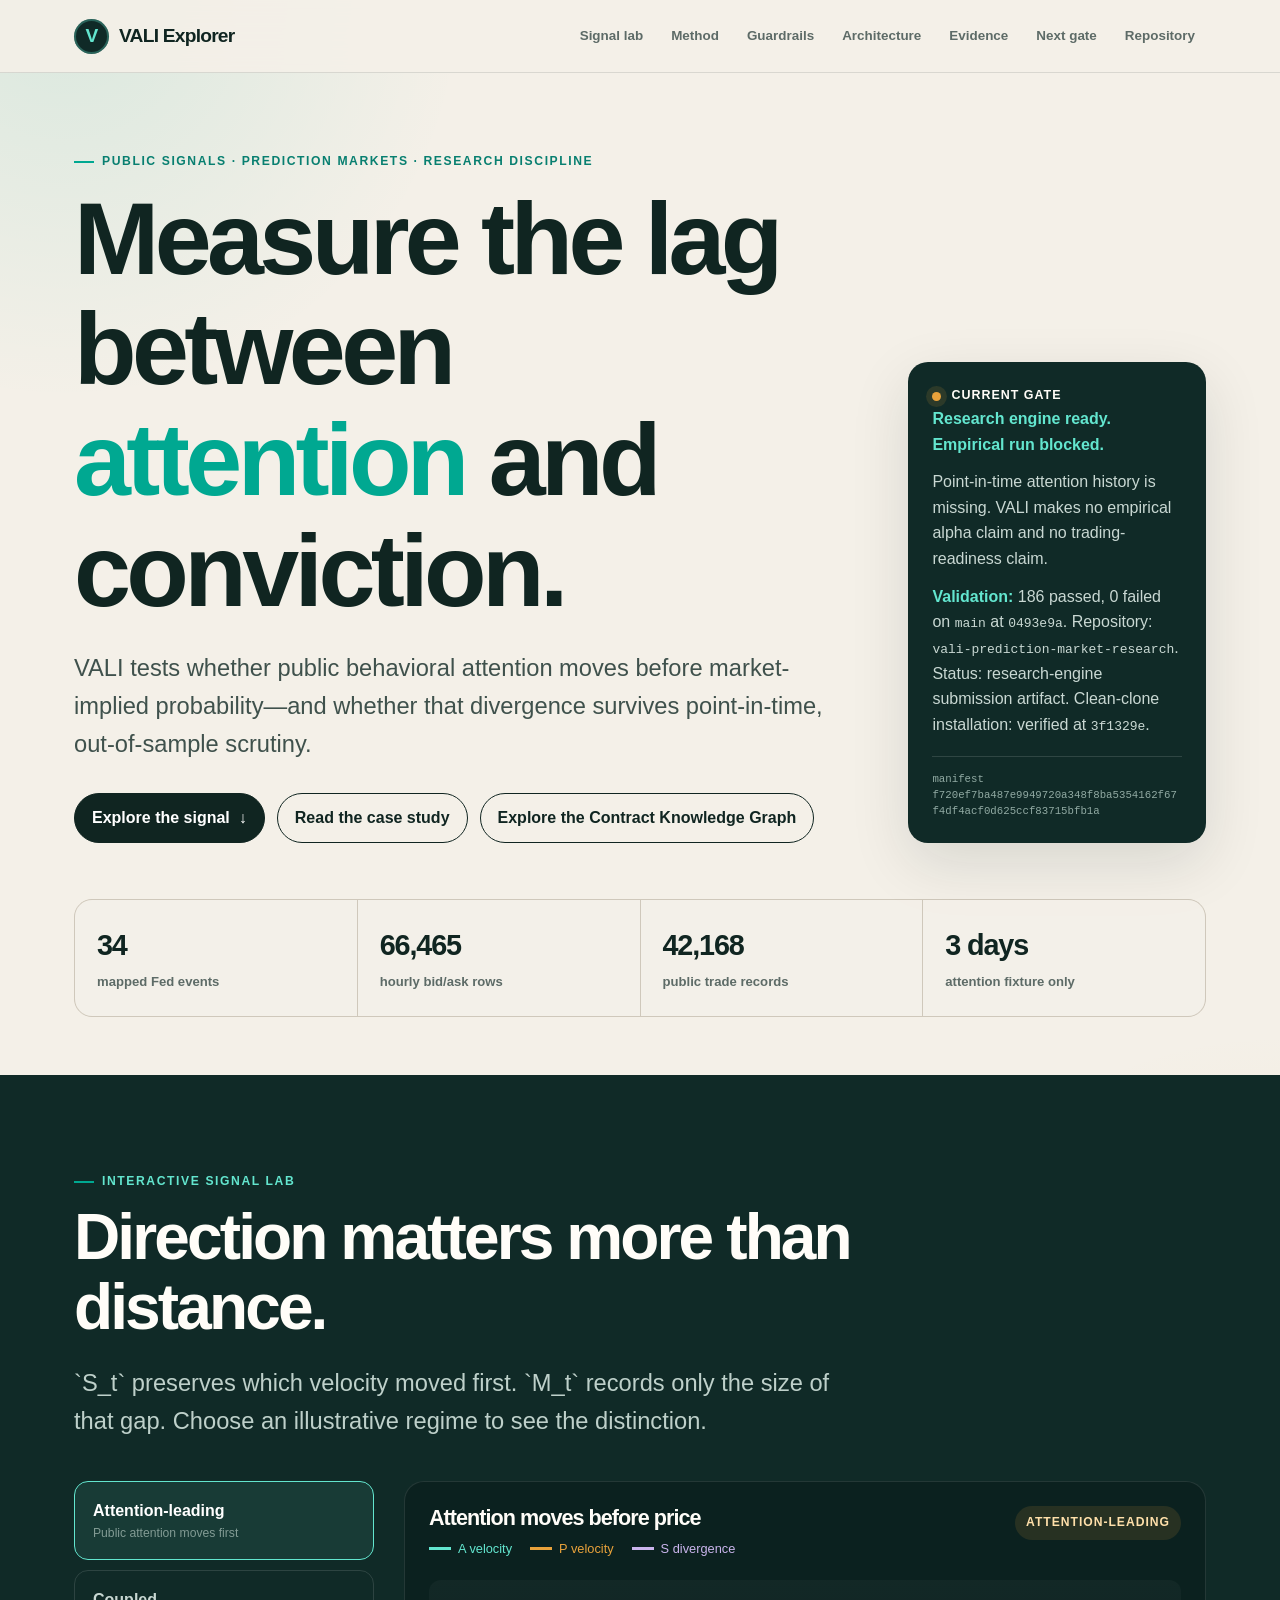
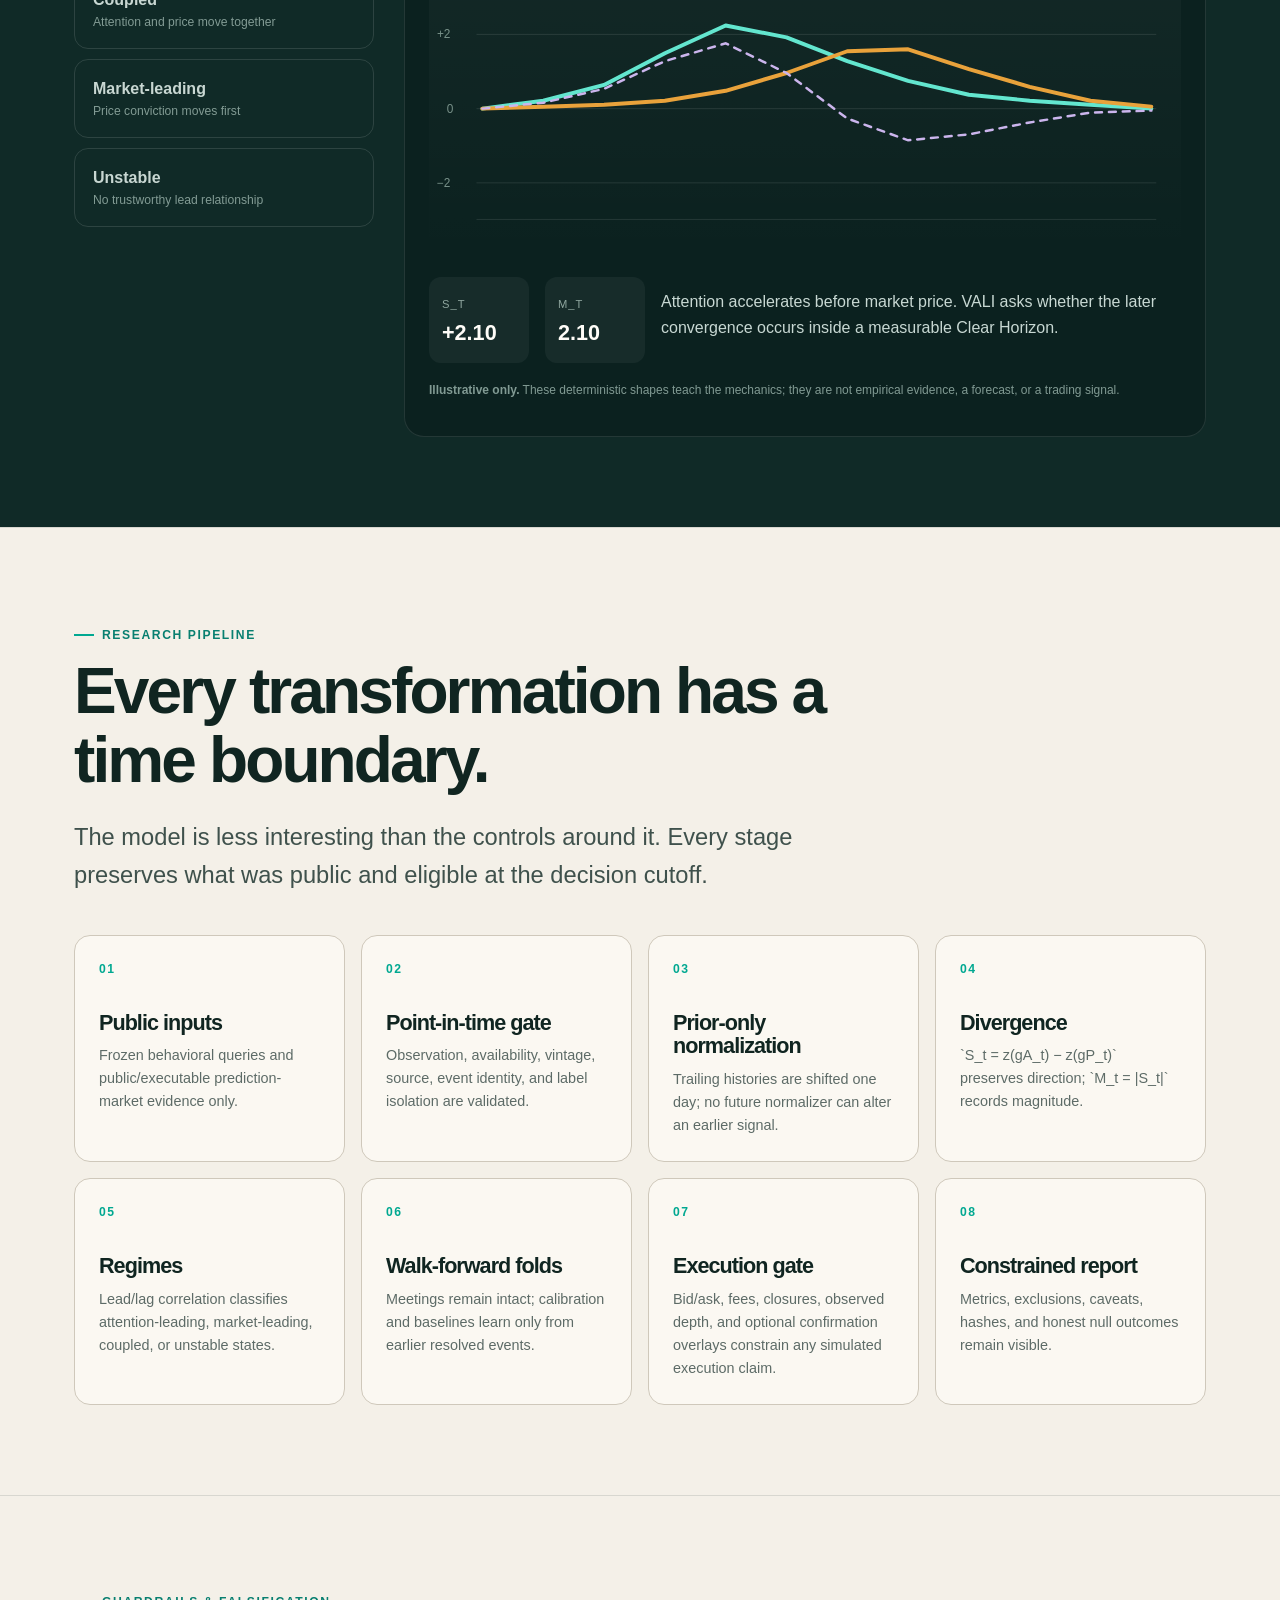
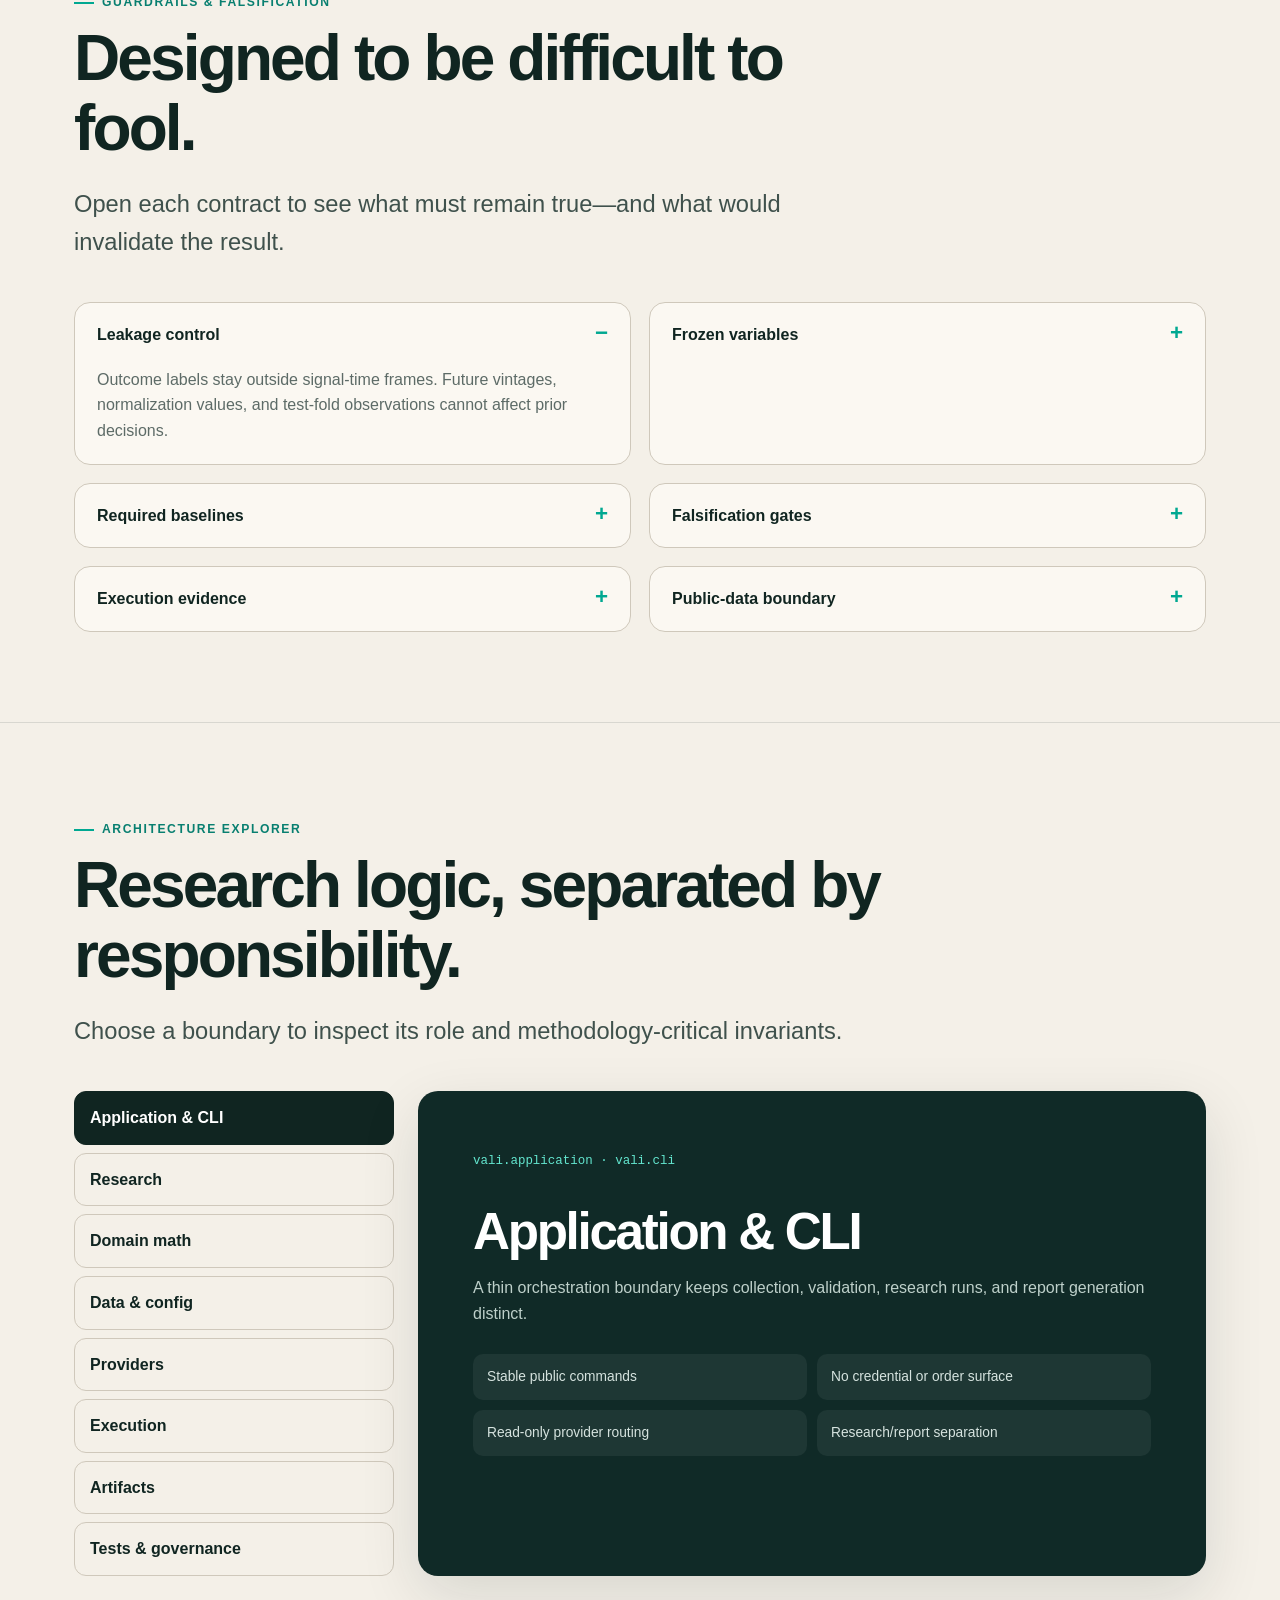
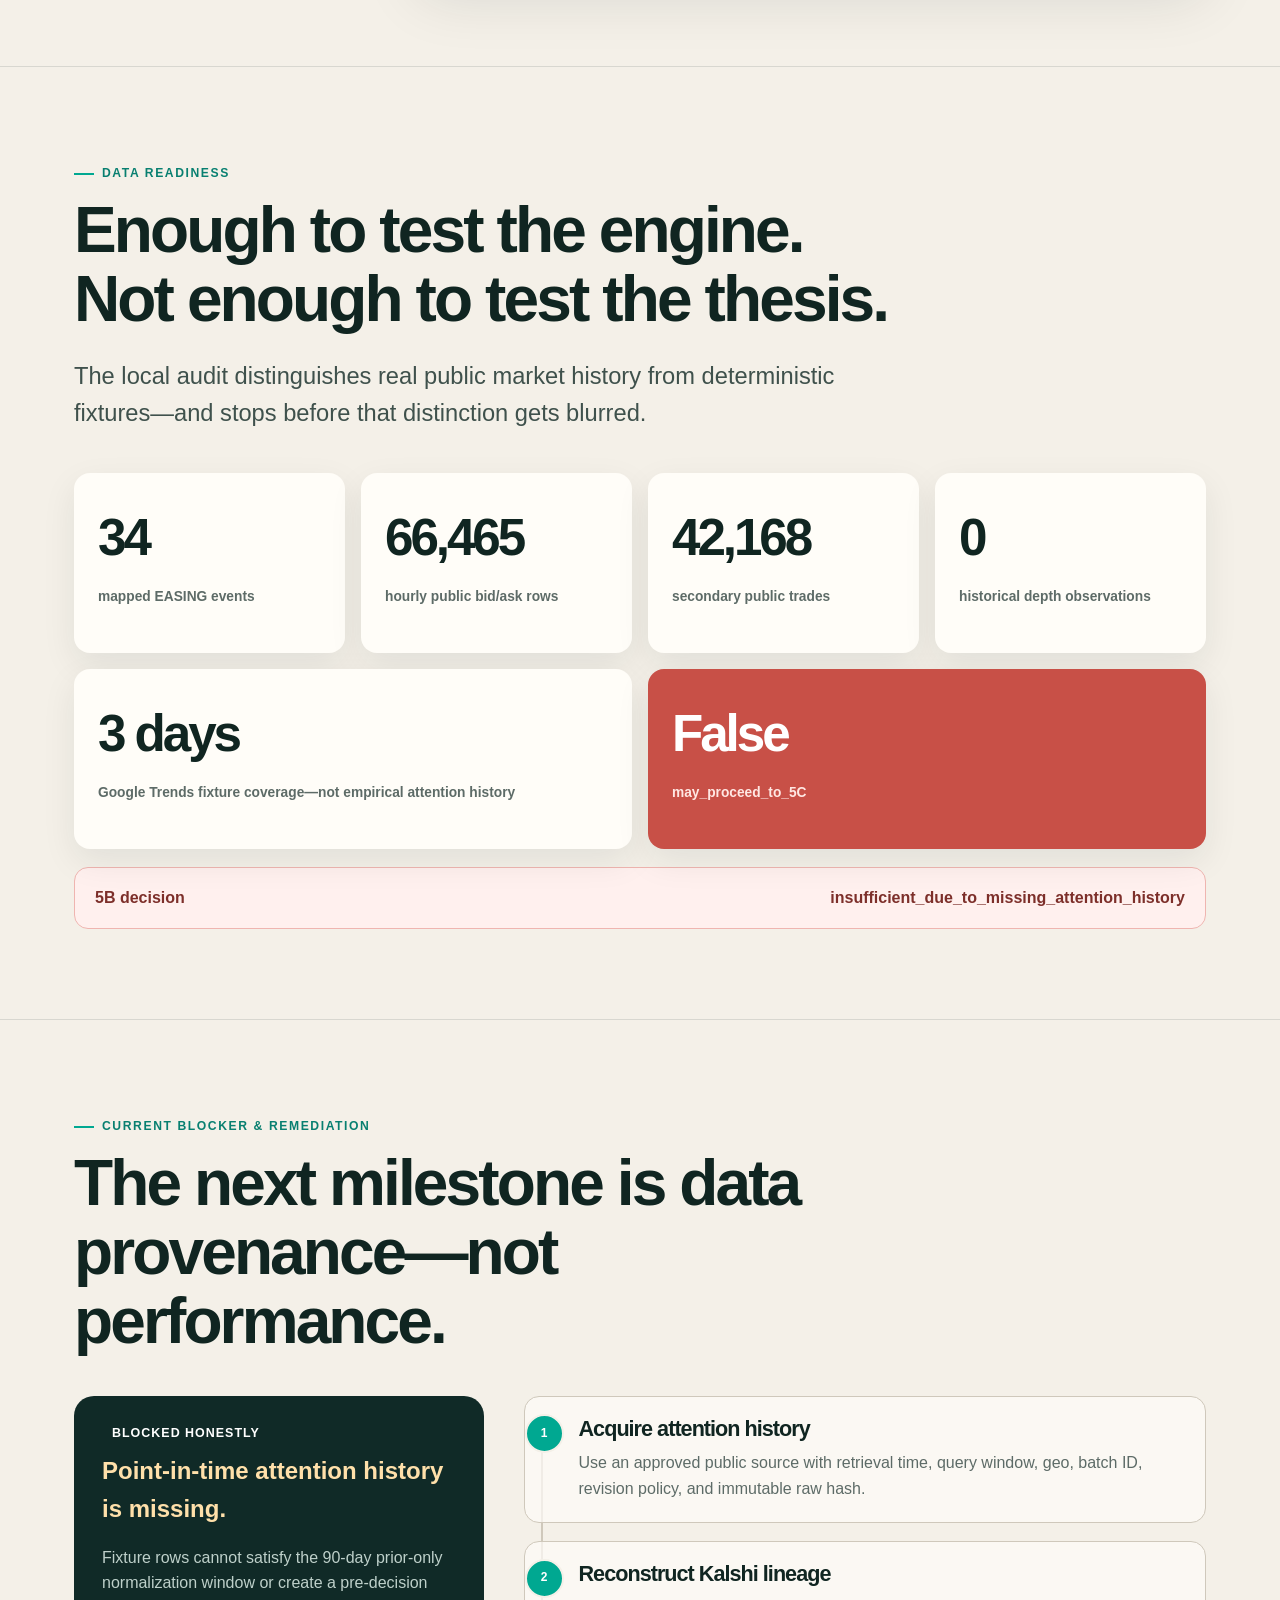
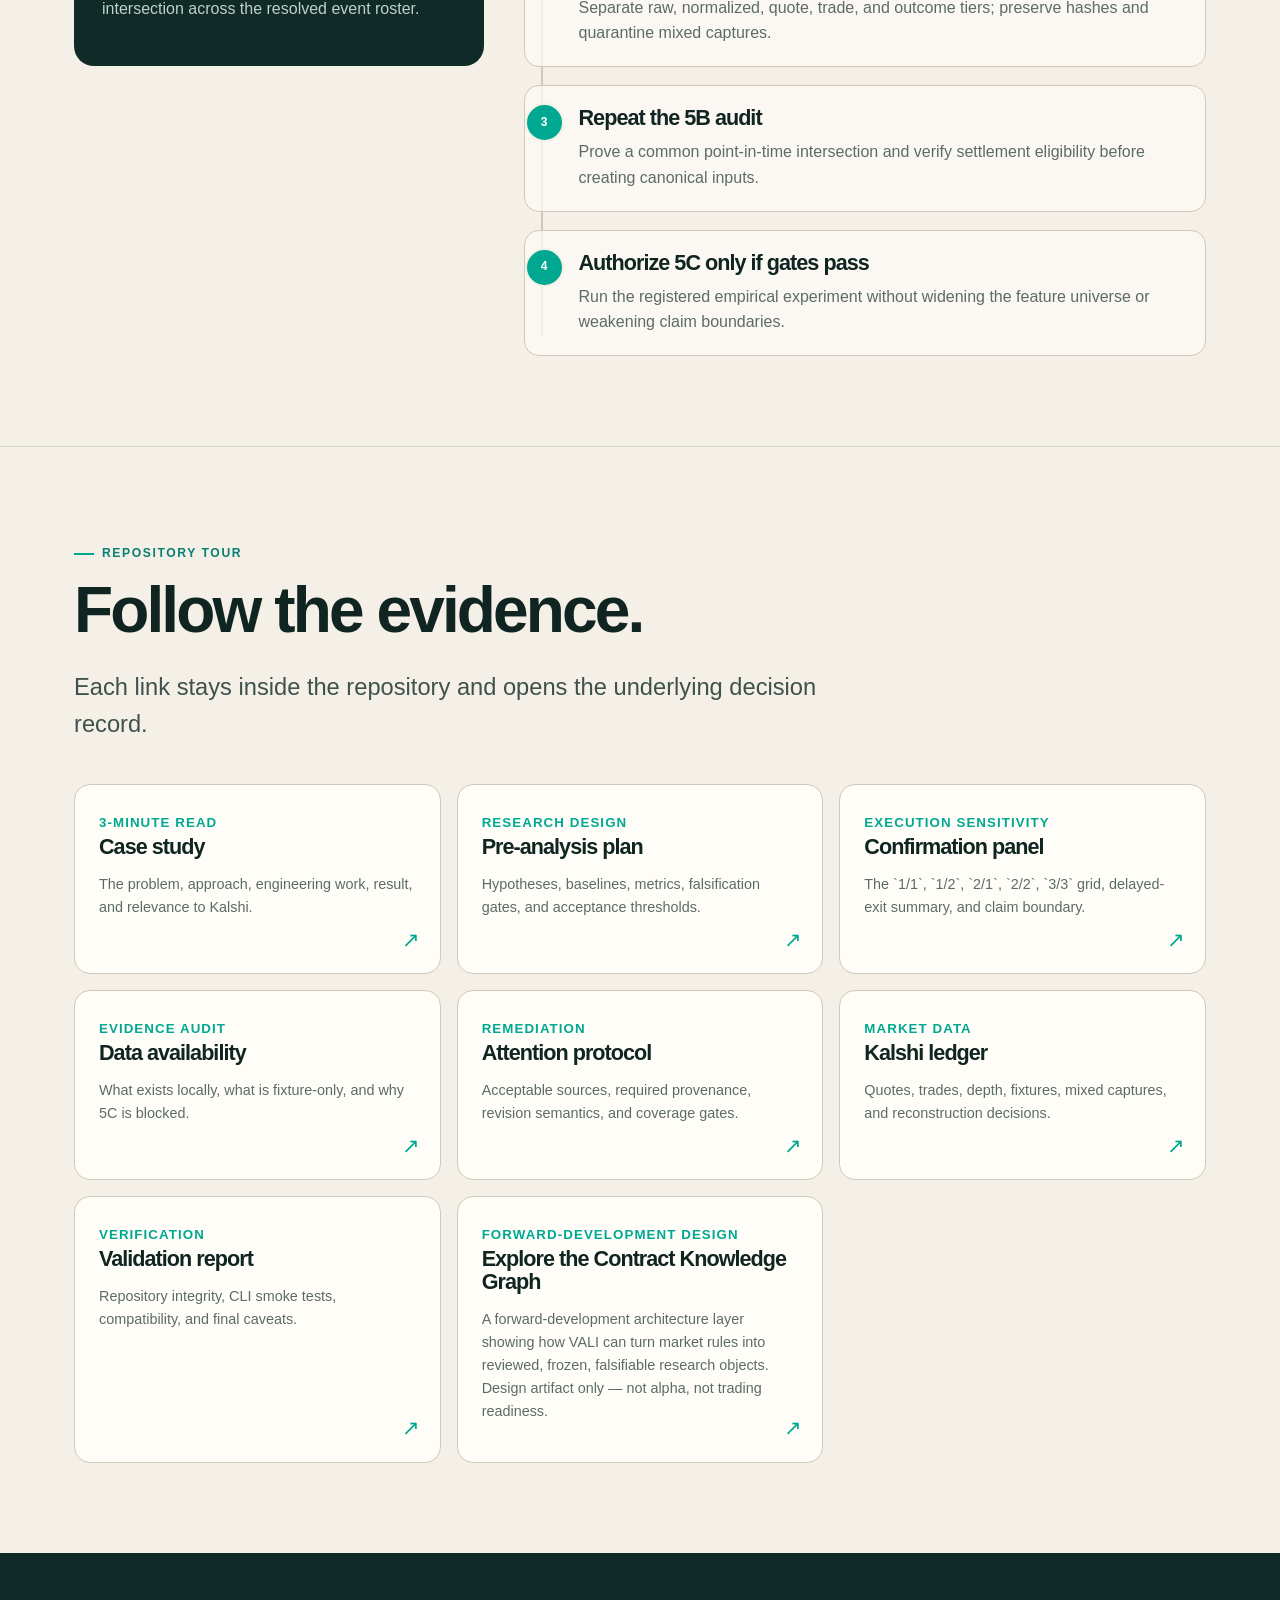
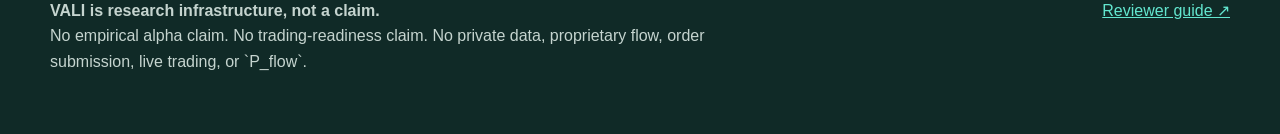
<file: docs/index.html>
<!doctype html>
<html lang="en">
<head>
  <meta charset="utf-8">
  <meta name="viewport" content="width=device-width, initial-scale=1">
  <meta http-equiv="refresh" content="0; url=submission/VALI_EXPLORER.html">
  <meta name="description" content="VALI public-signal prediction-market research engine">
  <title>VALI Research Explorer</title>
  <style>
    :root { color-scheme: light; font-family: system-ui, sans-serif; }
    body { margin: 0; background: #f5f2eb; color: #17211f; }
    main { max-width: 44rem; margin: 15vh auto; padding: 2rem; }
    a { color: #087c70; font-weight: 700; }
    a:focus-visible { outline: 3px solid #d38b24; outline-offset: 4px; }
  </style>
</head>
<body>
  <main>
    <h1>VALI Research Explorer</h1>
    <p>Opening the public, research-only VALI Explorer.</p>
    <p><a href="submission/VALI_EXPLORER.html">Continue to the Explorer</a></p>
    <p>No empirical alpha claim. No trading-readiness claim.</p>
  </main>
</body>
</html>
</file>
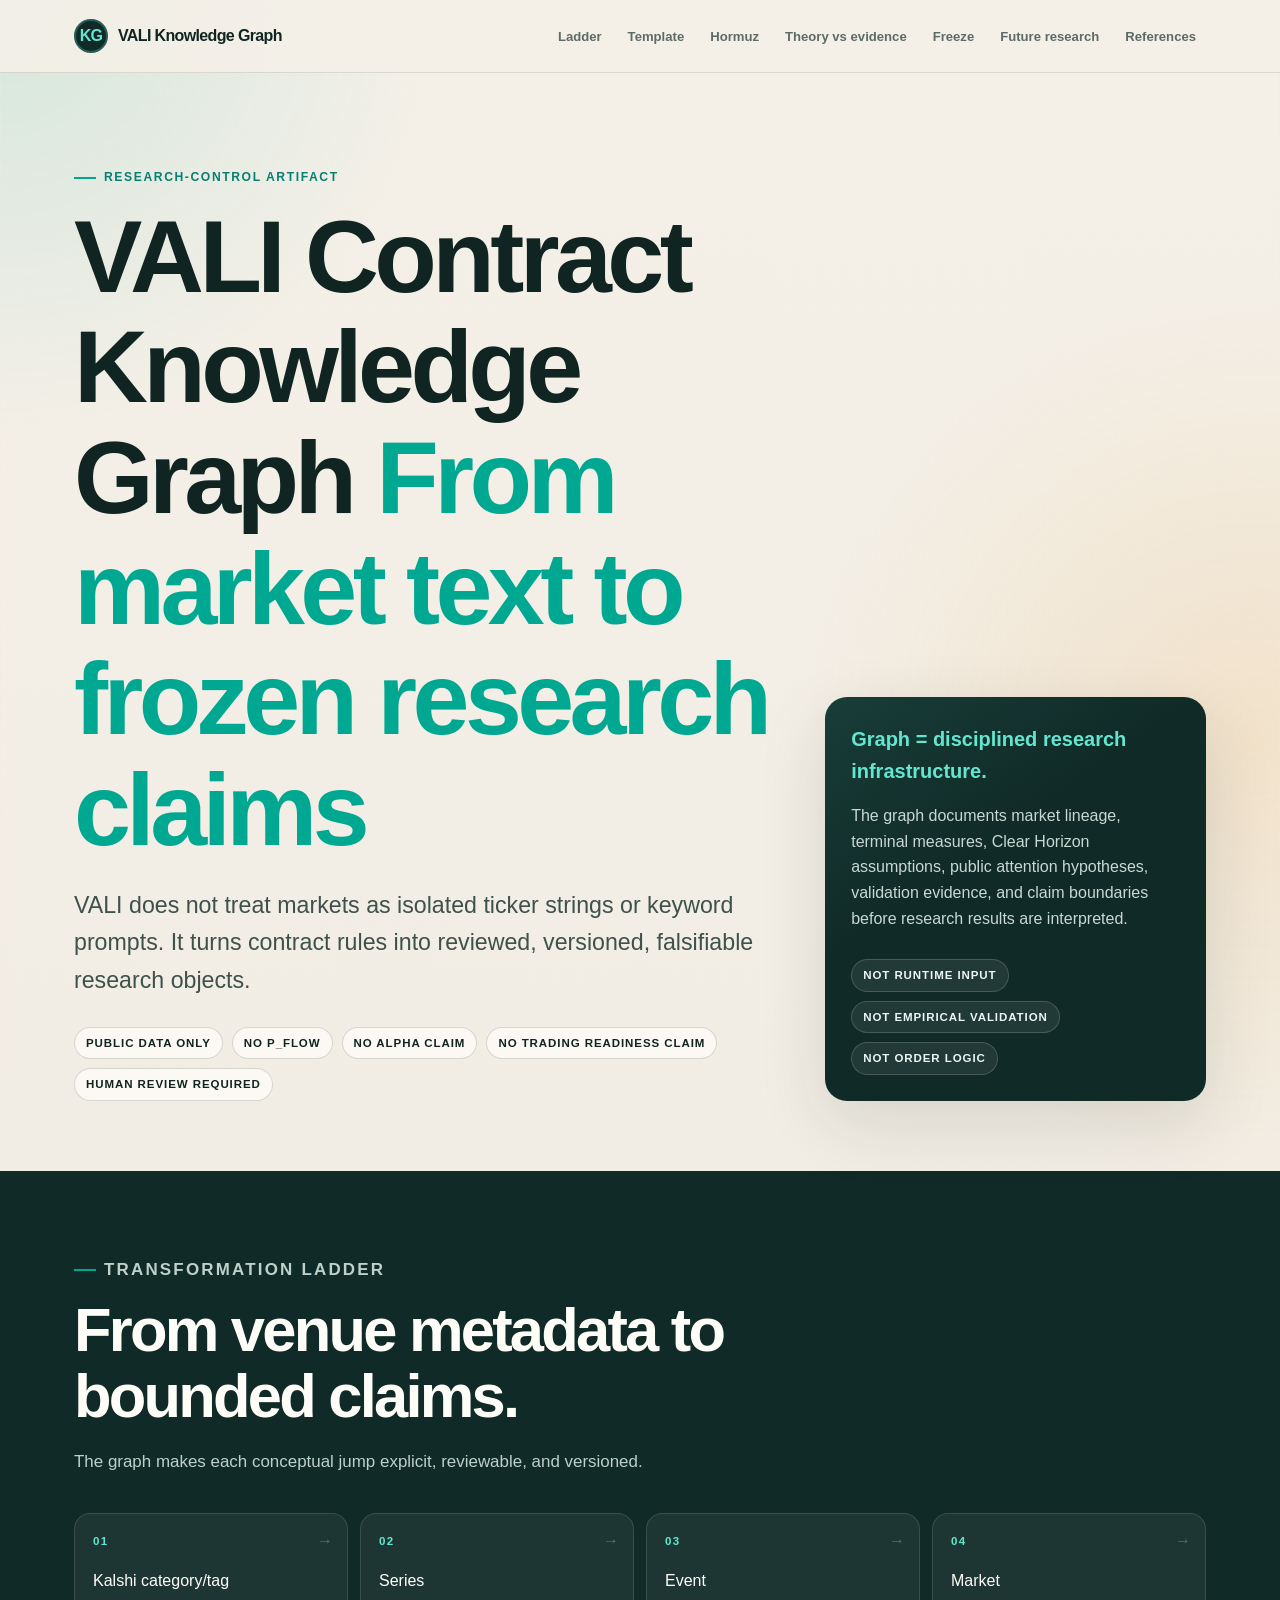
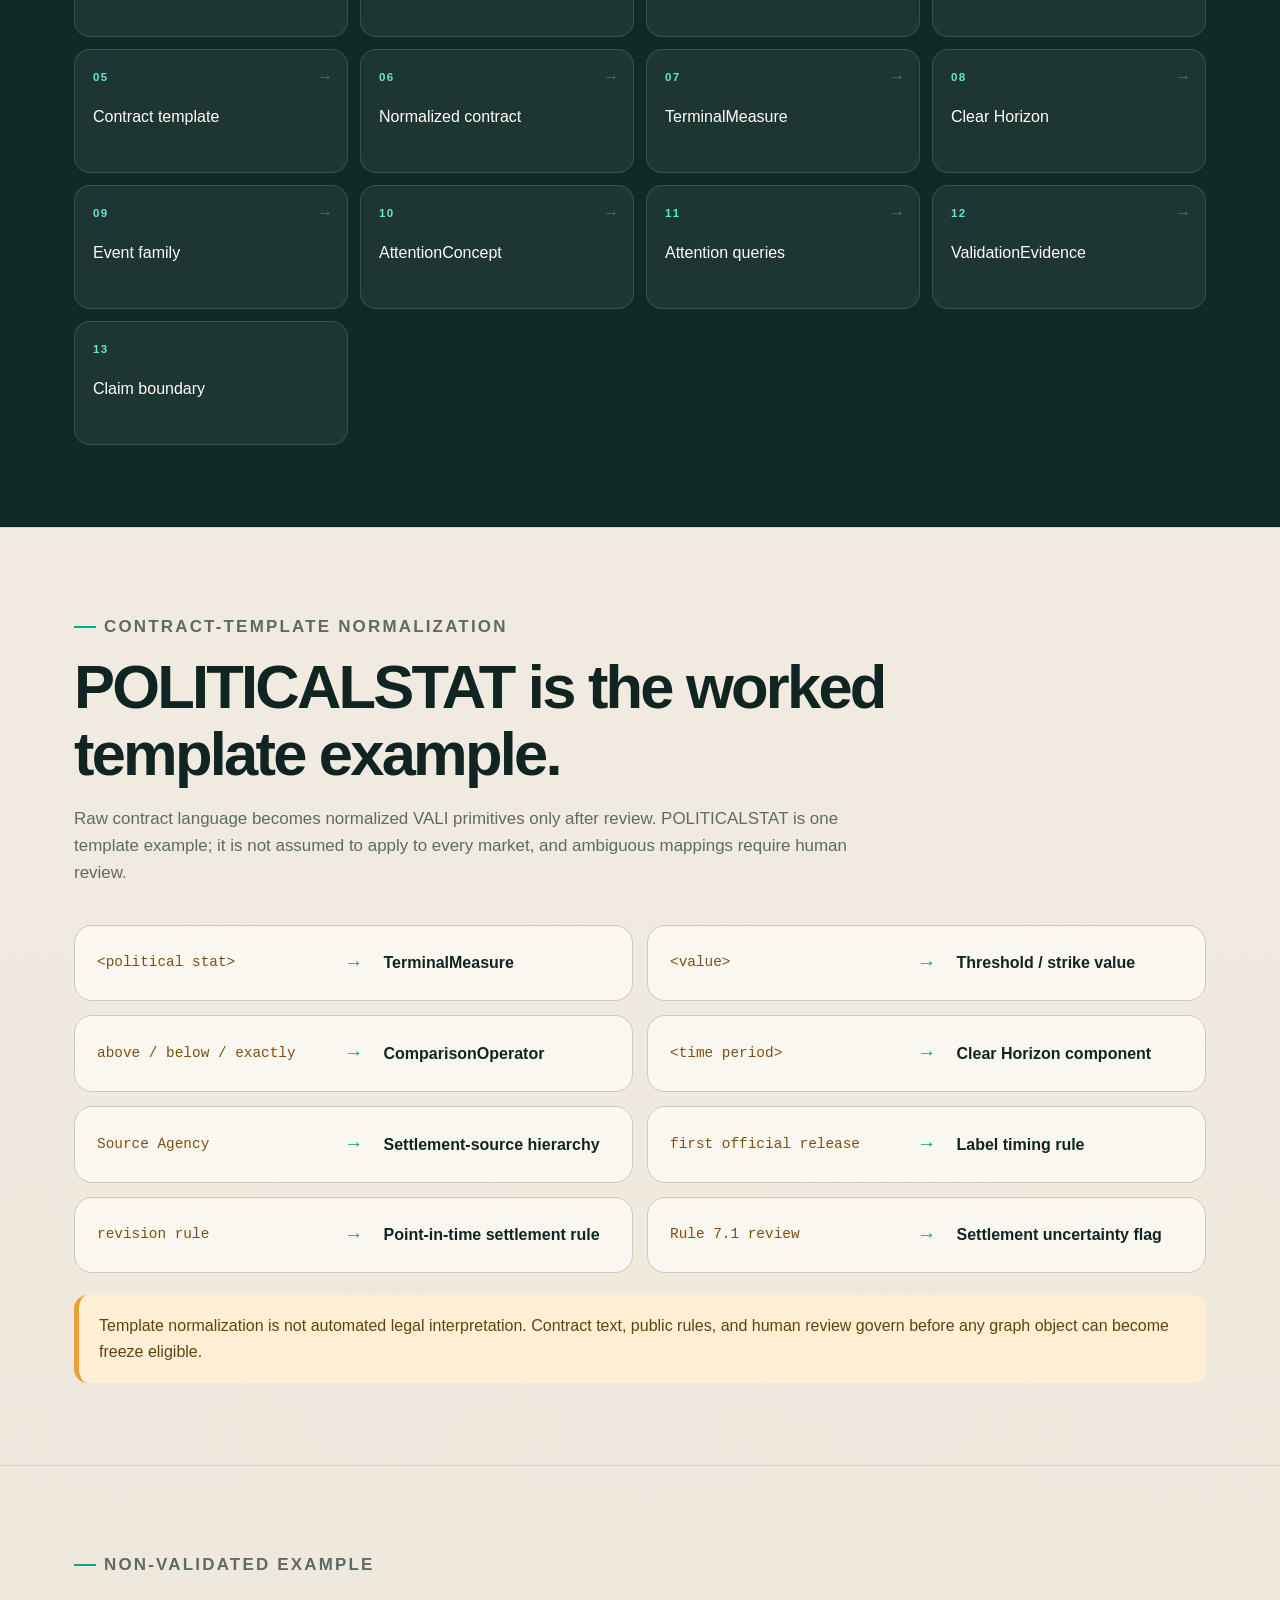
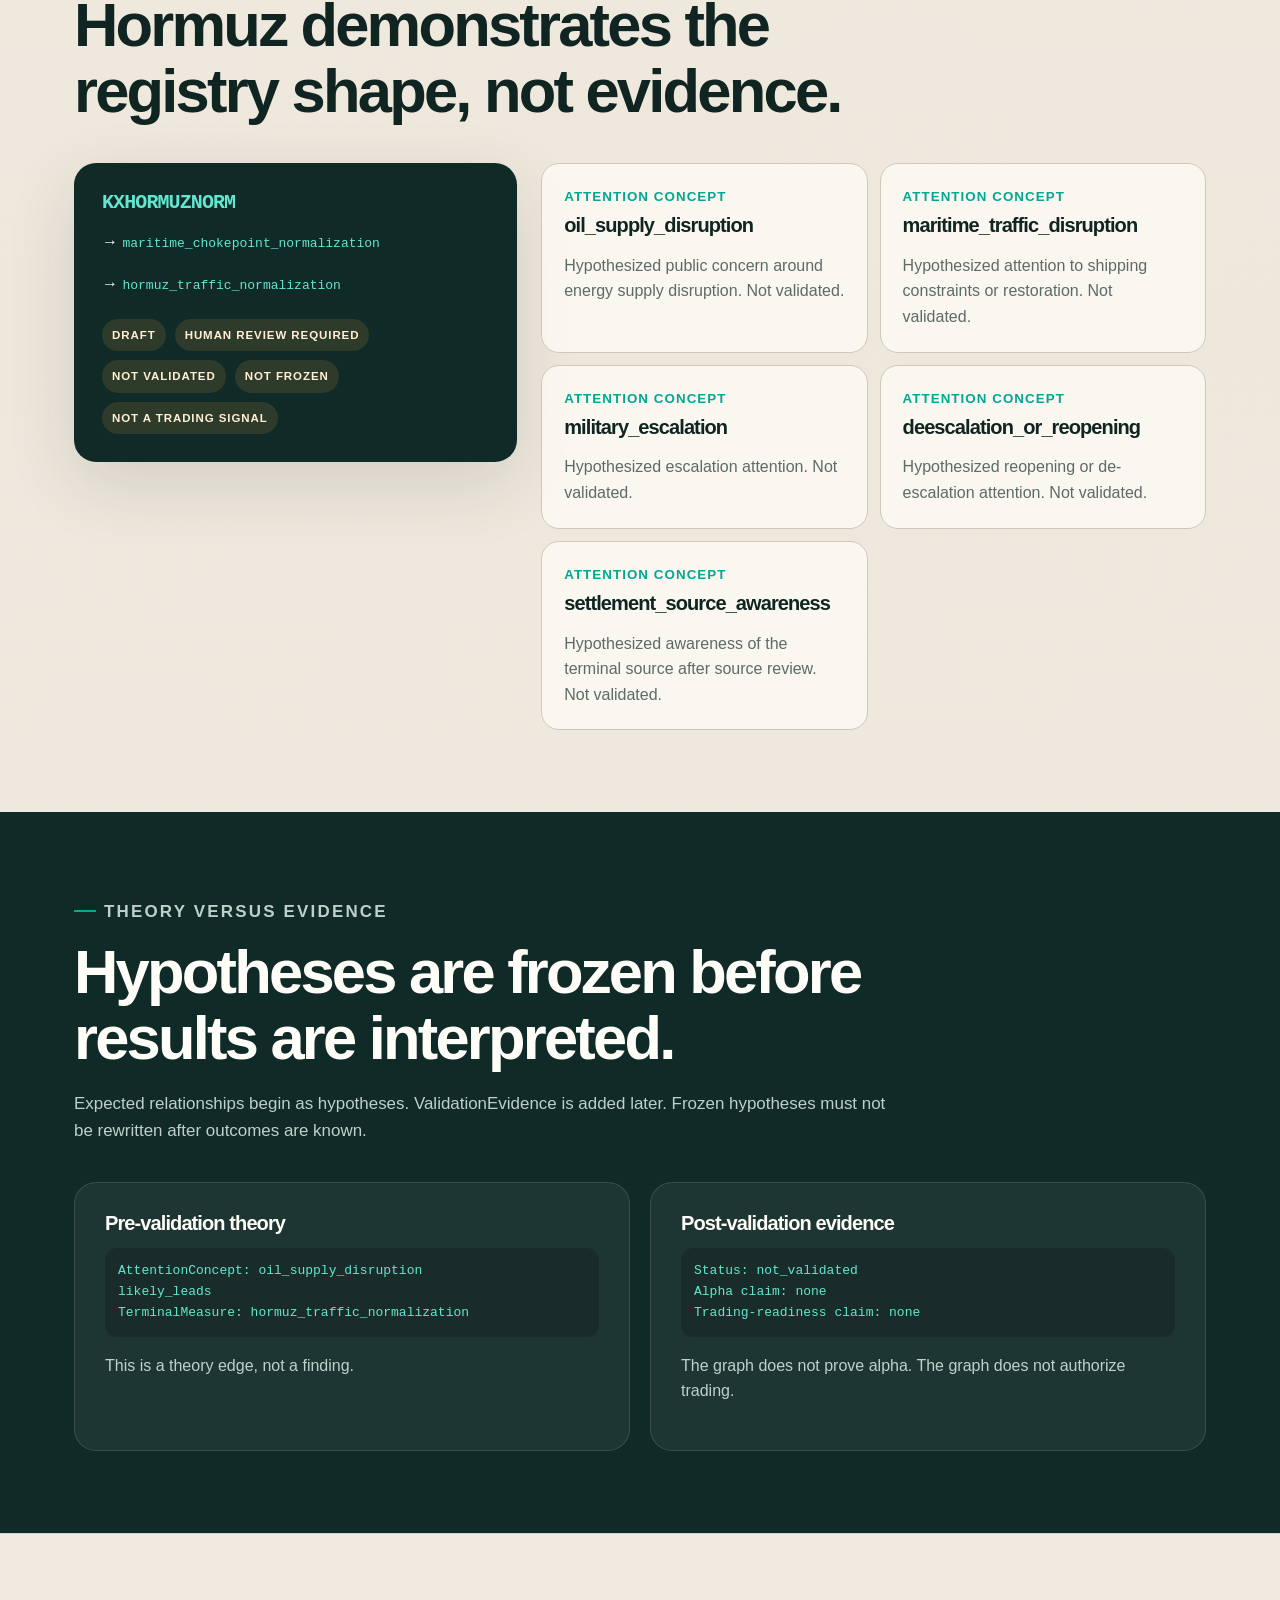
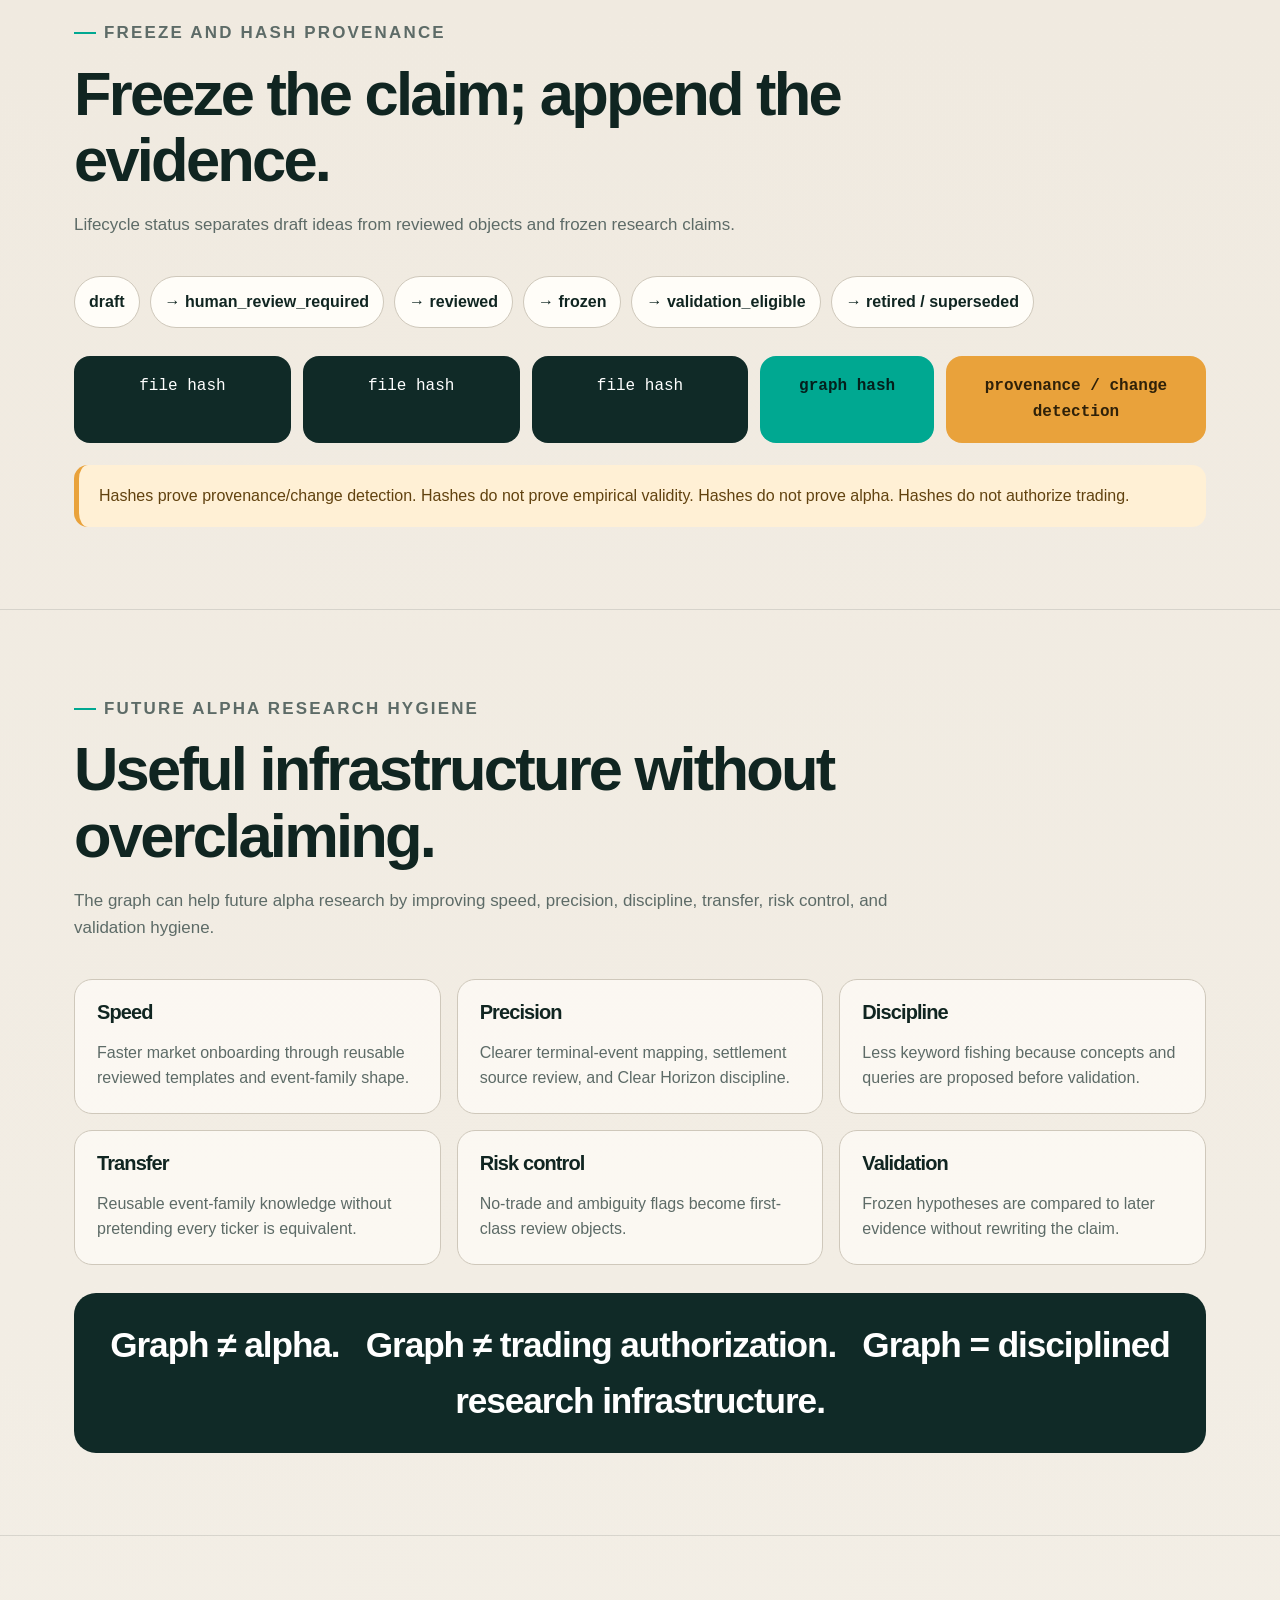
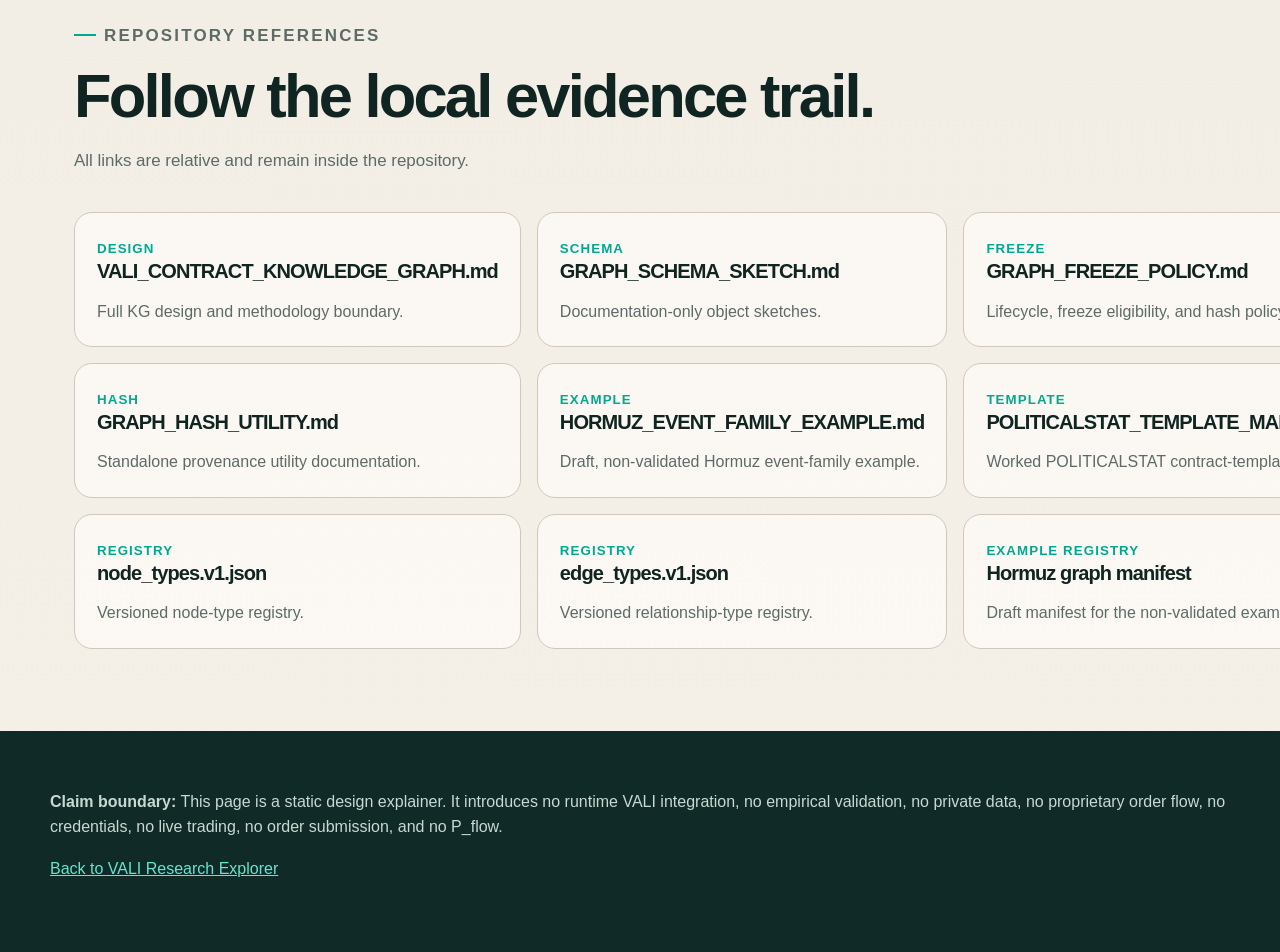
<file: docs/knowledge_graph/VALI_KNOWLEDGE_GRAPH_EXPLAINER.html>
<!doctype html>
<html lang="en">
<head>
  <meta charset="utf-8">
  <meta name="viewport" content="width=device-width, initial-scale=1">
  <meta name="description" content="Static explainer for the VALI Contract Knowledge Graph research-control layer.">
  <title>VALI Contract Knowledge Graph</title>
  <style>
    :root {
      --paper: #f4f0e8;
      --paper-2: #ebe5d9;
      --ink: #102521;
      --muted: #5d6b67;
      --panel: #102a27;
      --panel-2: #173a35;
      --teal: #00a891;
      --teal-soft: #d6f4ed;
      --teal-bright: #63e6cf;
      --amber: #e9a23b;
      --amber-soft: #fff0d5;
      --plum: #8066a8;
      --red: #c85047;
      --line: #cfc8bb;
      --white: #fffdf8;
      --shadow: 0 22px 70px rgba(16, 37, 33, .12);
      --radius: 22px;
      --max: 1180px;
    }

    * { box-sizing: border-box; }
    html { scroll-behavior: smooth; scroll-padding-top: 92px; }
    body {
      margin: 0;
      color: var(--ink);
      background:
        radial-gradient(circle at 0% 0%, rgba(0, 168, 145, .13), transparent 27rem),
        radial-gradient(circle at 98% 10%, rgba(233, 162, 59, .16), transparent 28rem),
        linear-gradient(180deg, var(--paper), #eee7dc 48%, var(--paper));
      font-family: ui-sans-serif, -apple-system, BlinkMacSystemFont, "Segoe UI", sans-serif;
      line-height: 1.6;
    }

    a { color: inherit; }
    :focus-visible { outline: 3px solid var(--amber); outline-offset: 4px; }

    .skip-link {
      position: fixed;
      top: -80px;
      left: 16px;
      z-index: 20;
      padding: 10px 14px;
      border-radius: 999px;
      color: white;
      background: var(--ink);
    }
    .skip-link:focus { top: 14px; }

    .topbar {
      position: sticky;
      top: 0;
      z-index: 10;
      border-bottom: 1px solid rgba(16, 37, 33, .12);
      background: rgba(244, 240, 232, .9);
      backdrop-filter: blur(18px);
    }
    .nav {
      max-width: var(--max);
      min-height: 72px;
      margin: auto;
      padding: 10px 24px;
      display: flex;
      align-items: center;
      gap: 16px;
    }
    .brand {
      display: inline-flex;
      align-items: center;
      gap: 10px;
      font-weight: 900;
      letter-spacing: -.04em;
      text-decoration: none;
    }
    .mark {
      width: 34px;
      height: 34px;
      display: grid;
      place-items: center;
      border-radius: 50%;
      color: var(--teal-bright);
      background: var(--panel);
      box-shadow: inset 0 0 0 2px rgba(99, 230, 207, .28);
    }
    .links {
      display: flex;
      gap: 6px;
      margin-left: auto;
      overflow-x: auto;
      scrollbar-width: none;
    }
    .links::-webkit-scrollbar { display: none; }
    .links a {
      white-space: nowrap;
      padding: 8px 10px;
      border-radius: 999px;
      color: var(--muted);
      font-size: .82rem;
      font-weight: 800;
      text-decoration: none;
    }
    .links a:hover { color: var(--ink); background: var(--white); }

    main { display: block; }
    .container { max-width: var(--max); margin: auto; padding-inline: 24px; }
    .hero { padding: 88px 0 70px; }
    .hero-grid {
      display: grid;
      grid-template-columns: minmax(0, 1.3fr) minmax(280px, .7fr);
      gap: 44px;
      align-items: end;
    }
    .eyebrow {
      display: inline-flex;
      align-items: center;
      gap: 8px;
      margin: 0 0 14px;
      color: #087f70;
      font-size: .76rem;
      font-weight: 900;
      letter-spacing: .13em;
      text-transform: uppercase;
    }
    .eyebrow::before { content: ""; width: 22px; height: 2px; background: var(--teal); }
    h1, h2, h3 { line-height: 1.08; letter-spacing: -.045em; }
    h1 { max-width: 900px; margin: 0; font-size: clamp(3.1rem, 8vw, 7rem); }
    h1 span { color: var(--teal); }
    h2 { margin: 0 0 18px; font-size: clamp(2rem, 4.8vw, 4.1rem); }
    h3 { margin: 0 0 10px; font-size: 1.25rem; }
    .subtitle { max-width: 840px; margin: 22px 0 0; color: #3f514c; font-size: clamp(1.12rem, 2vw, 1.45rem); }
    .hero-card {
      padding: 26px;
      border-radius: var(--radius);
      color: var(--white);
      background:
        linear-gradient(145deg, rgba(99, 230, 207, .1), transparent 40%),
        var(--panel);
      box-shadow: var(--shadow);
    }
    .hero-card strong { display: block; color: var(--teal-bright); font-size: 1.25rem; }
    .hero-card p { color: #c8d8d3; margin-bottom: 0; }
    .badges { display: flex; flex-wrap: wrap; gap: 9px; margin-top: 28px; }
    .badge {
      display: inline-flex;
      align-items: center;
      min-height: 32px;
      padding: 6px 11px;
      border: 1px solid rgba(16, 37, 33, .16);
      border-radius: 999px;
      background: rgba(255, 253, 248, .72);
      color: var(--ink);
      font-size: .72rem;
      font-weight: 900;
      letter-spacing: .08em;
      text-transform: uppercase;
    }
    .hero-card .badge { border-color: rgba(255,255,255,.16); background: rgba(255,255,255,.08); color: #eaf6f3; }

    .section { padding: 82px 0; border-top: 1px solid rgba(16, 37, 33, .12); }
    .section-head { max-width: 830px; margin-bottom: 38px; }
    .section-head p { color: var(--muted); font-size: 1.06rem; }
    .dark { color: var(--white); background: var(--panel); border-top: 0; }
    .dark .eyebrow { color: var(--teal-bright); }
    .dark .section-head p, .dark .muted { color: #bed0ca; }

    .ladder {
      display: grid;
      grid-template-columns: repeat(4, 1fr);
      gap: 12px;
      counter-reset: ladder;
    }
    .ladder-step {
      min-height: 124px;
      padding: 18px;
      border: 1px solid rgba(255,255,255,.12);
      border-radius: 16px;
      background: rgba(255,255,255,.06);
      counter-increment: ladder;
      position: relative;
    }
    .ladder-step::before {
      content: counter(ladder, decimal-leading-zero);
      display: block;
      margin-bottom: 18px;
      color: var(--teal-bright);
      font-size: .72rem;
      font-weight: 900;
      letter-spacing: .12em;
    }
    .ladder-step::after {
      content: "→";
      position: absolute;
      right: 14px;
      top: 14px;
      color: rgba(255,255,255,.28);
    }
    .ladder-step:last-child::after { content: ""; }

    .mapping-grid {
      display: grid;
      grid-template-columns: repeat(2, 1fr);
      gap: 14px;
    }
    .mapping-card, .panel-card, .concept-card, .link-card {
      padding: 22px;
      border: 1px solid var(--line);
      border-radius: 18px;
      background: rgba(255,253,248,.72);
    }
    .mapping-card {
      display: grid;
      grid-template-columns: minmax(0, 1fr) 34px minmax(0, 1fr);
      gap: 13px;
      align-items: center;
    }
    .raw { color: #804f0d; font-family: ui-monospace, SFMono-Regular, Consolas, monospace; font-size: .9rem; }
    .primitive { font-weight: 850; }
    .arrow { color: var(--teal); font-size: 1.2rem; font-weight: 900; text-align: center; }
    .note {
      margin-top: 22px;
      padding: 18px 20px;
      border-left: 5px solid var(--amber);
      border-radius: 14px;
      background: var(--amber-soft);
      color: #61420f;
    }

    .hormuz-grid {
      display: grid;
      grid-template-columns: minmax(280px, .8fr) minmax(0, 1.2fr);
      gap: 24px;
      align-items: start;
    }
    .identity-card {
      padding: 28px;
      border-radius: var(--radius);
      color: white;
      background: var(--panel);
      box-shadow: var(--shadow);
    }
    .identity-card code { color: var(--teal-bright); }
    .status-list { display: flex; flex-wrap: wrap; gap: 9px; margin-top: 22px; }
    .status-pill {
      padding: 7px 10px;
      border-radius: 999px;
      background: rgba(233, 162, 59, .14);
      color: var(--amber-soft);
      font-size: .72rem;
      font-weight: 900;
      letter-spacing: .08em;
      text-transform: uppercase;
    }
    .concepts { display: grid; grid-template-columns: 1fr 1fr; gap: 12px; }
    .concept-card small {
      display: block;
      margin-bottom: 8px;
      color: var(--teal);
      font-weight: 900;
      letter-spacing: .08em;
      text-transform: uppercase;
    }

    .split {
      display: grid;
      grid-template-columns: 1fr 1fr;
      gap: 20px;
    }
    .theory-card {
      padding: 30px;
      border-radius: var(--radius);
      border: 1px solid rgba(255,255,255,.12);
      background: rgba(255,255,255,.06);
    }
    .theory-card code {
      display: block;
      margin: 14px 0;
      padding: 13px;
      border-radius: 12px;
      color: var(--teal-bright);
      background: rgba(0,0,0,.18);
      white-space: pre-wrap;
    }

    .lifecycle {
      display: flex;
      flex-wrap: wrap;
      gap: 10px;
      margin-bottom: 28px;
    }
    .life-step {
      padding: 12px 14px;
      border: 1px solid var(--line);
      border-radius: 999px;
      background: var(--white);
      font-weight: 850;
    }
    .hash-box {
      display: grid;
      grid-template-columns: repeat(3, 1fr) .8fr 1.2fr;
      gap: 12px;
      align-items: stretch;
    }
    .hash-unit {
      padding: 18px;
      border-radius: 16px;
      color: white;
      background: var(--panel);
      text-align: center;
      font-family: ui-monospace, SFMono-Regular, Consolas, monospace;
    }
    .hash-unit.graph { background: var(--teal); color: #04201c; font-weight: 900; }
    .hash-unit.meaning { background: var(--amber); color: #2f2109; font-weight: 900; }

    .benefit-grid, .links-grid {
      display: grid;
      grid-template-columns: repeat(3, 1fr);
      gap: 16px;
    }
    .panel-card p, .concept-card p, .link-card p { margin-bottom: 0; color: var(--muted); }
    .equation {
      margin-top: 28px;
      padding: 24px;
      border-radius: var(--radius);
      color: white;
      background: var(--panel);
      font-size: clamp(1.35rem, 3vw, 2.2rem);
      font-weight: 900;
      letter-spacing: -.03em;
      text-align: center;
    }
    .link-card { text-decoration: none; transition: transform .18s ease, box-shadow .18s ease; }
    .link-card:hover { transform: translateY(-3px); box-shadow: var(--shadow); }
    .link-card small { color: var(--teal); font-weight: 900; text-transform: uppercase; letter-spacing: .08em; }

    footer {
      padding: 42px 24px 54px;
      color: #c8d8d3;
      background: var(--panel);
    }
    .footer-inner { max-width: var(--max); margin: auto; }
    footer a { color: var(--teal-bright); }

    @media (max-width: 900px) {
      .hero-grid, .hormuz-grid, .split { grid-template-columns: 1fr; }
      .ladder { grid-template-columns: repeat(2, 1fr); }
      .benefit-grid, .links-grid, .concepts { grid-template-columns: 1fr 1fr; }
      .hash-box { grid-template-columns: 1fr; }
      .links { max-width: 65vw; }
    }

    @media (max-width: 620px) {
      .nav { padding-inline: 16px; }
      .brand span:last-child { display: none; }
      .container { padding-inline: 18px; }
      .hero, .section { padding-block: 62px; }
      h1 { font-size: clamp(2.65rem, 16vw, 4.4rem); }
      .ladder, .mapping-grid, .benefit-grid, .links-grid, .concepts { grid-template-columns: 1fr; }
      .mapping-card { grid-template-columns: 1fr; }
      .arrow { text-align: left; }
    }

    @media (prefers-reduced-motion: reduce) {
      *, *::before, *::after { scroll-behavior: auto !important; transition: none !important; }
    }

    @media print {
      .topbar { display: none; }
      body { background: white; }
      .section, .hero { padding-block: 28px; break-inside: avoid; }
      .dark, .hero-card, .identity-card, .theory-card, .hash-unit, .equation, footer {
        color: #111;
        background: white;
        border: 1px solid #999;
        box-shadow: none;
      }
      .dark .section-head p, .dark .muted, .panel-card p, .concept-card p, .link-card p { color: #333; }
    }
  </style>
</head>
<body>
  <a class="skip-link" href="#main-content">Skip to main content</a>
  <header class="topbar">
    <nav class="nav" aria-label="Knowledge graph sections">
      <a class="brand" href="#intro"><span class="mark" aria-hidden="true">KG</span><span>VALI Knowledge Graph</span></a>
      <div class="links">
        <a href="#ladder">Ladder</a>
        <a href="#template">Template</a>
        <a href="#hormuz">Hormuz</a>
        <a href="#evidence">Theory vs evidence</a>
        <a href="#freeze">Freeze</a>
        <a href="#future">Future research</a>
        <a href="#references">References</a>
      </div>
    </nav>
  </header>

  <main id="main-content">
    <section class="hero" id="intro">
      <div class="container">
        <div class="hero-grid">
          <div>
            <p class="eyebrow">Research-control artifact</p>
            <h1>VALI Contract Knowledge Graph <span>From market text to frozen research claims</span></h1>
            <p class="subtitle">VALI does not treat markets as isolated ticker strings or keyword prompts. It turns contract rules into reviewed, versioned, falsifiable research objects.</p>
            <div class="badges" aria-label="Claim boundaries">
              <span class="badge">PUBLIC DATA ONLY</span>
              <span class="badge">NO P_FLOW</span>
              <span class="badge">NO ALPHA CLAIM</span>
              <span class="badge">NO TRADING READINESS CLAIM</span>
              <span class="badge">HUMAN REVIEW REQUIRED</span>
            </div>
          </div>
          <aside class="hero-card">
            <strong>Graph = disciplined research infrastructure.</strong>
            <p>The graph documents market lineage, terminal measures, Clear Horizon assumptions, public attention hypotheses, validation evidence, and claim boundaries before research results are interpreted.</p>
            <div class="badges">
              <span class="badge">Not runtime input</span>
              <span class="badge">Not empirical validation</span>
              <span class="badge">Not order logic</span>
            </div>
          </aside>
        </div>
      </div>
    </section>

    <section class="section dark" id="ladder">
      <div class="container">
        <div class="section-head">
          <p class="eyebrow">Transformation ladder</p>
          <h2>From venue metadata to bounded claims.</h2>
          <p>The graph makes each conceptual jump explicit, reviewable, and versioned.</p>
        </div>
        <div class="ladder" aria-label="Knowledge graph transformation ladder">
          <div class="ladder-step">Kalshi category/tag</div>
          <div class="ladder-step">Series</div>
          <div class="ladder-step">Event</div>
          <div class="ladder-step">Market</div>
          <div class="ladder-step">Contract template</div>
          <div class="ladder-step">Normalized contract</div>
          <div class="ladder-step">TerminalMeasure</div>
          <div class="ladder-step">Clear Horizon</div>
          <div class="ladder-step">Event family</div>
          <div class="ladder-step">AttentionConcept</div>
          <div class="ladder-step">Attention queries</div>
          <div class="ladder-step">ValidationEvidence</div>
          <div class="ladder-step">Claim boundary</div>
        </div>
      </div>
    </section>

    <section class="section" id="template">
      <div class="container">
        <div class="section-head">
          <p class="eyebrow">Contract-template normalization</p>
          <h2>POLITICALSTAT is the worked template example.</h2>
          <p>Raw contract language becomes normalized VALI primitives only after review. POLITICALSTAT is one template example; it is not assumed to apply to every market, and ambiguous mappings require human review.</p>
        </div>
        <div class="mapping-grid">
          <div class="mapping-card"><span class="raw">&lt;political stat&gt;</span><span class="arrow">→</span><span class="primitive">TerminalMeasure</span></div>
          <div class="mapping-card"><span class="raw">&lt;value&gt;</span><span class="arrow">→</span><span class="primitive">Threshold / strike value</span></div>
          <div class="mapping-card"><span class="raw">above / below / exactly</span><span class="arrow">→</span><span class="primitive">ComparisonOperator</span></div>
          <div class="mapping-card"><span class="raw">&lt;time period&gt;</span><span class="arrow">→</span><span class="primitive">Clear Horizon component</span></div>
          <div class="mapping-card"><span class="raw">Source Agency</span><span class="arrow">→</span><span class="primitive">Settlement-source hierarchy</span></div>
          <div class="mapping-card"><span class="raw">first official release</span><span class="arrow">→</span><span class="primitive">Label timing rule</span></div>
          <div class="mapping-card"><span class="raw">revision rule</span><span class="arrow">→</span><span class="primitive">Point-in-time settlement rule</span></div>
          <div class="mapping-card"><span class="raw">Rule 7.1 review</span><span class="arrow">→</span><span class="primitive">Settlement uncertainty flag</span></div>
        </div>
        <div class="note">Template normalization is not automated legal interpretation. Contract text, public rules, and human review govern before any graph object can become freeze eligible.</div>
      </div>
    </section>

    <section class="section" id="hormuz">
      <div class="container">
        <div class="section-head">
          <p class="eyebrow">Non-validated example</p>
          <h2>Hormuz demonstrates the registry shape, not evidence.</h2>
        </div>
        <div class="hormuz-grid">
          <aside class="identity-card">
            <h3><code>KXHORMUZNORM</code></h3>
            <p>→ <code>maritime_chokepoint_normalization</code></p>
            <p>→ <code>hormuz_traffic_normalization</code></p>
            <div class="status-list" aria-label="Hormuz graph status">
              <span class="status-pill">DRAFT</span>
              <span class="status-pill">HUMAN REVIEW REQUIRED</span>
              <span class="status-pill">NOT VALIDATED</span>
              <span class="status-pill">NOT FROZEN</span>
              <span class="status-pill">NOT A TRADING SIGNAL</span>
            </div>
          </aside>
          <div class="concepts">
            <article class="concept-card"><small>Attention concept</small><h3>oil_supply_disruption</h3><p>Hypothesized public concern around energy supply disruption. Not validated.</p></article>
            <article class="concept-card"><small>Attention concept</small><h3>maritime_traffic_disruption</h3><p>Hypothesized attention to shipping constraints or restoration. Not validated.</p></article>
            <article class="concept-card"><small>Attention concept</small><h3>military_escalation</h3><p>Hypothesized escalation attention. Not validated.</p></article>
            <article class="concept-card"><small>Attention concept</small><h3>deescalation_or_reopening</h3><p>Hypothesized reopening or de-escalation attention. Not validated.</p></article>
            <article class="concept-card"><small>Attention concept</small><h3>settlement_source_awareness</h3><p>Hypothesized awareness of the terminal source after source review. Not validated.</p></article>
          </div>
        </div>
      </div>
    </section>

    <section class="section dark" id="evidence">
      <div class="container">
        <div class="section-head">
          <p class="eyebrow">Theory versus evidence</p>
          <h2>Hypotheses are frozen before results are interpreted.</h2>
          <p>Expected relationships begin as hypotheses. ValidationEvidence is added later. Frozen hypotheses must not be rewritten after outcomes are known.</p>
        </div>
        <div class="split">
          <article class="theory-card">
            <h3>Pre-validation theory</h3>
            <code>AttentionConcept: oil_supply_disruption
likely_leads
TerminalMeasure: hormuz_traffic_normalization</code>
            <p class="muted">This is a theory edge, not a finding.</p>
          </article>
          <article class="theory-card">
            <h3>Post-validation evidence</h3>
            <code>Status: not_validated
Alpha claim: none
Trading-readiness claim: none</code>
            <p class="muted">The graph does not prove alpha. The graph does not authorize trading.</p>
          </article>
        </div>
      </div>
    </section>

    <section class="section" id="freeze">
      <div class="container">
        <div class="section-head">
          <p class="eyebrow">Freeze and hash provenance</p>
          <h2>Freeze the claim; append the evidence.</h2>
          <p>Lifecycle status separates draft ideas from reviewed objects and frozen research claims.</p>
        </div>
        <div class="lifecycle" aria-label="Knowledge graph freeze lifecycle">
          <span class="life-step">draft</span>
          <span class="life-step">→ human_review_required</span>
          <span class="life-step">→ reviewed</span>
          <span class="life-step">→ frozen</span>
          <span class="life-step">→ validation_eligible</span>
          <span class="life-step">→ retired / superseded</span>
        </div>
        <div class="hash-box" aria-label="Graph hash provenance model">
          <div class="hash-unit">file hash</div>
          <div class="hash-unit">file hash</div>
          <div class="hash-unit">file hash</div>
          <div class="hash-unit graph">graph hash</div>
          <div class="hash-unit meaning">provenance / change detection</div>
        </div>
        <div class="note">Hashes prove provenance/change detection. Hashes do not prove empirical validity. Hashes do not prove alpha. Hashes do not authorize trading.</div>
      </div>
    </section>

    <section class="section" id="future">
      <div class="container">
        <div class="section-head">
          <p class="eyebrow">Future alpha research hygiene</p>
          <h2>Useful infrastructure without overclaiming.</h2>
          <p>The graph can help future alpha research by improving speed, precision, discipline, transfer, risk control, and validation hygiene.</p>
        </div>
        <div class="benefit-grid">
          <article class="panel-card"><h3>Speed</h3><p>Faster market onboarding through reusable reviewed templates and event-family shape.</p></article>
          <article class="panel-card"><h3>Precision</h3><p>Clearer terminal-event mapping, settlement source review, and Clear Horizon discipline.</p></article>
          <article class="panel-card"><h3>Discipline</h3><p>Less keyword fishing because concepts and queries are proposed before validation.</p></article>
          <article class="panel-card"><h3>Transfer</h3><p>Reusable event-family knowledge without pretending every ticker is equivalent.</p></article>
          <article class="panel-card"><h3>Risk control</h3><p>No-trade and ambiguity flags become first-class review objects.</p></article>
          <article class="panel-card"><h3>Validation</h3><p>Frozen hypotheses are compared to later evidence without rewriting the claim.</p></article>
        </div>
        <div class="equation">Graph ≠ alpha. &nbsp; Graph ≠ trading authorization. &nbsp; Graph = disciplined research infrastructure.</div>
      </div>
    </section>

    <section class="section" id="references">
      <div class="container">
        <div class="section-head">
          <p class="eyebrow">Repository references</p>
          <h2>Follow the local evidence trail.</h2>
          <p>All links are relative and remain inside the repository.</p>
        </div>
        <div class="links-grid">
          <a class="link-card" href="VALI_CONTRACT_KNOWLEDGE_GRAPH.md"><small>Design</small><h3>VALI_CONTRACT_KNOWLEDGE_GRAPH.md</h3><p>Full KG design and methodology boundary.</p></a>
          <a class="link-card" href="GRAPH_SCHEMA_SKETCH.md"><small>Schema</small><h3>GRAPH_SCHEMA_SKETCH.md</h3><p>Documentation-only object sketches.</p></a>
          <a class="link-card" href="GRAPH_FREEZE_POLICY.md"><small>Freeze</small><h3>GRAPH_FREEZE_POLICY.md</h3><p>Lifecycle, freeze eligibility, and hash policy.</p></a>
          <a class="link-card" href="GRAPH_HASH_UTILITY.md"><small>Hash</small><h3>GRAPH_HASH_UTILITY.md</h3><p>Standalone provenance utility documentation.</p></a>
          <a class="link-card" href="HORMUZ_EVENT_FAMILY_EXAMPLE.md"><small>Example</small><h3>HORMUZ_EVENT_FAMILY_EXAMPLE.md</h3><p>Draft, non-validated Hormuz event-family example.</p></a>
          <a class="link-card" href="POLITICALSTAT_TEMPLATE_MAPPING.md"><small>Template</small><h3>POLITICALSTAT_TEMPLATE_MAPPING.md</h3><p>Worked POLITICALSTAT contract-template mapping.</p></a>
          <a class="link-card" href="../../configs/knowledge_graph/node_types.v1.json"><small>Registry</small><h3>node_types.v1.json</h3><p>Versioned node-type registry.</p></a>
          <a class="link-card" href="../../configs/knowledge_graph/edge_types.v1.json"><small>Registry</small><h3>edge_types.v1.json</h3><p>Versioned relationship-type registry.</p></a>
          <a class="link-card" href="../../configs/knowledge_graph/examples/hormuz_normalization/graph_manifest.v1.json"><small>Example registry</small><h3>Hormuz graph manifest</h3><p>Draft manifest for the non-validated example graph.</p></a>
        </div>
      </div>
    </section>
  </main>

  <footer>
    <div class="footer-inner">
      <p><strong>Claim boundary:</strong> This page is a static design explainer. It introduces no runtime VALI integration, no empirical validation, no private data, no proprietary order flow, no credentials, no live trading, no order submission, and no P_flow.</p>
      <p><a href="../submission/VALI_EXPLORER.html">Back to VALI Research Explorer</a></p>
    </div>
  </footer>
</body>
</html>
</file>
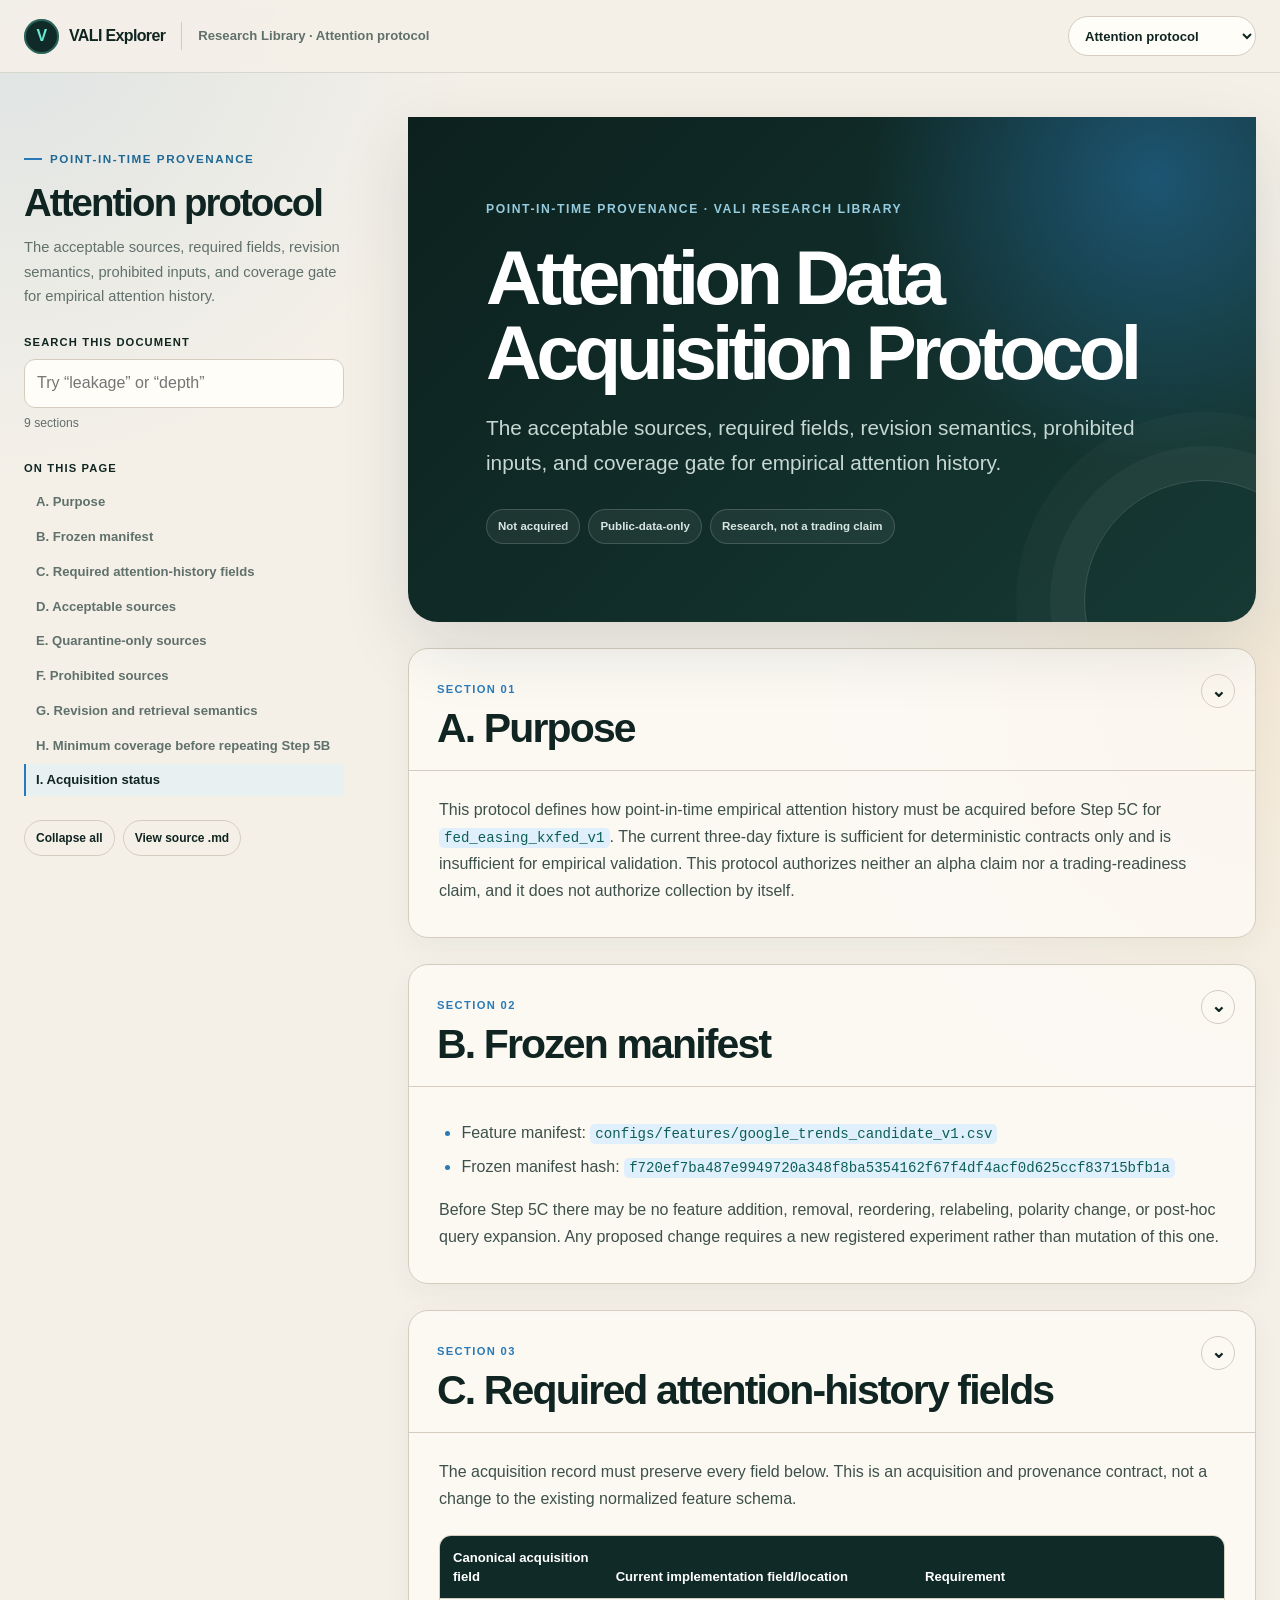
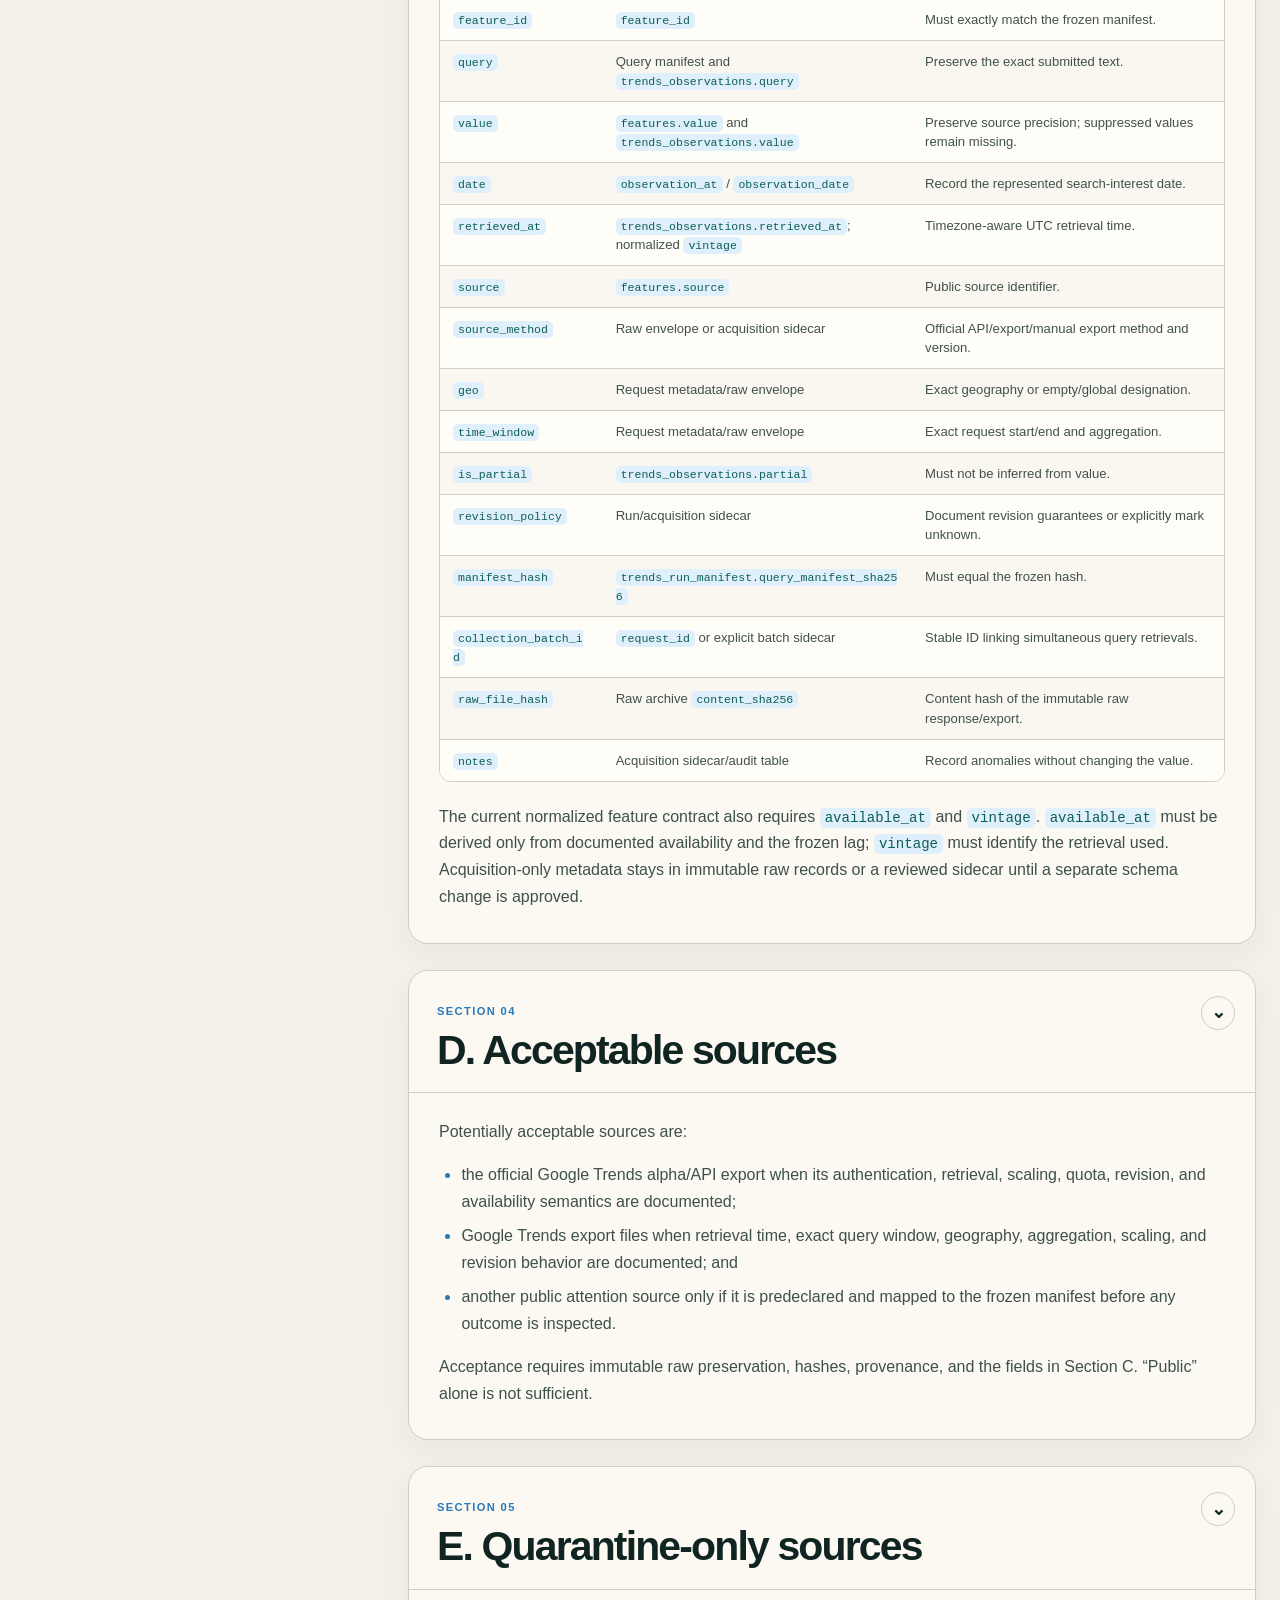
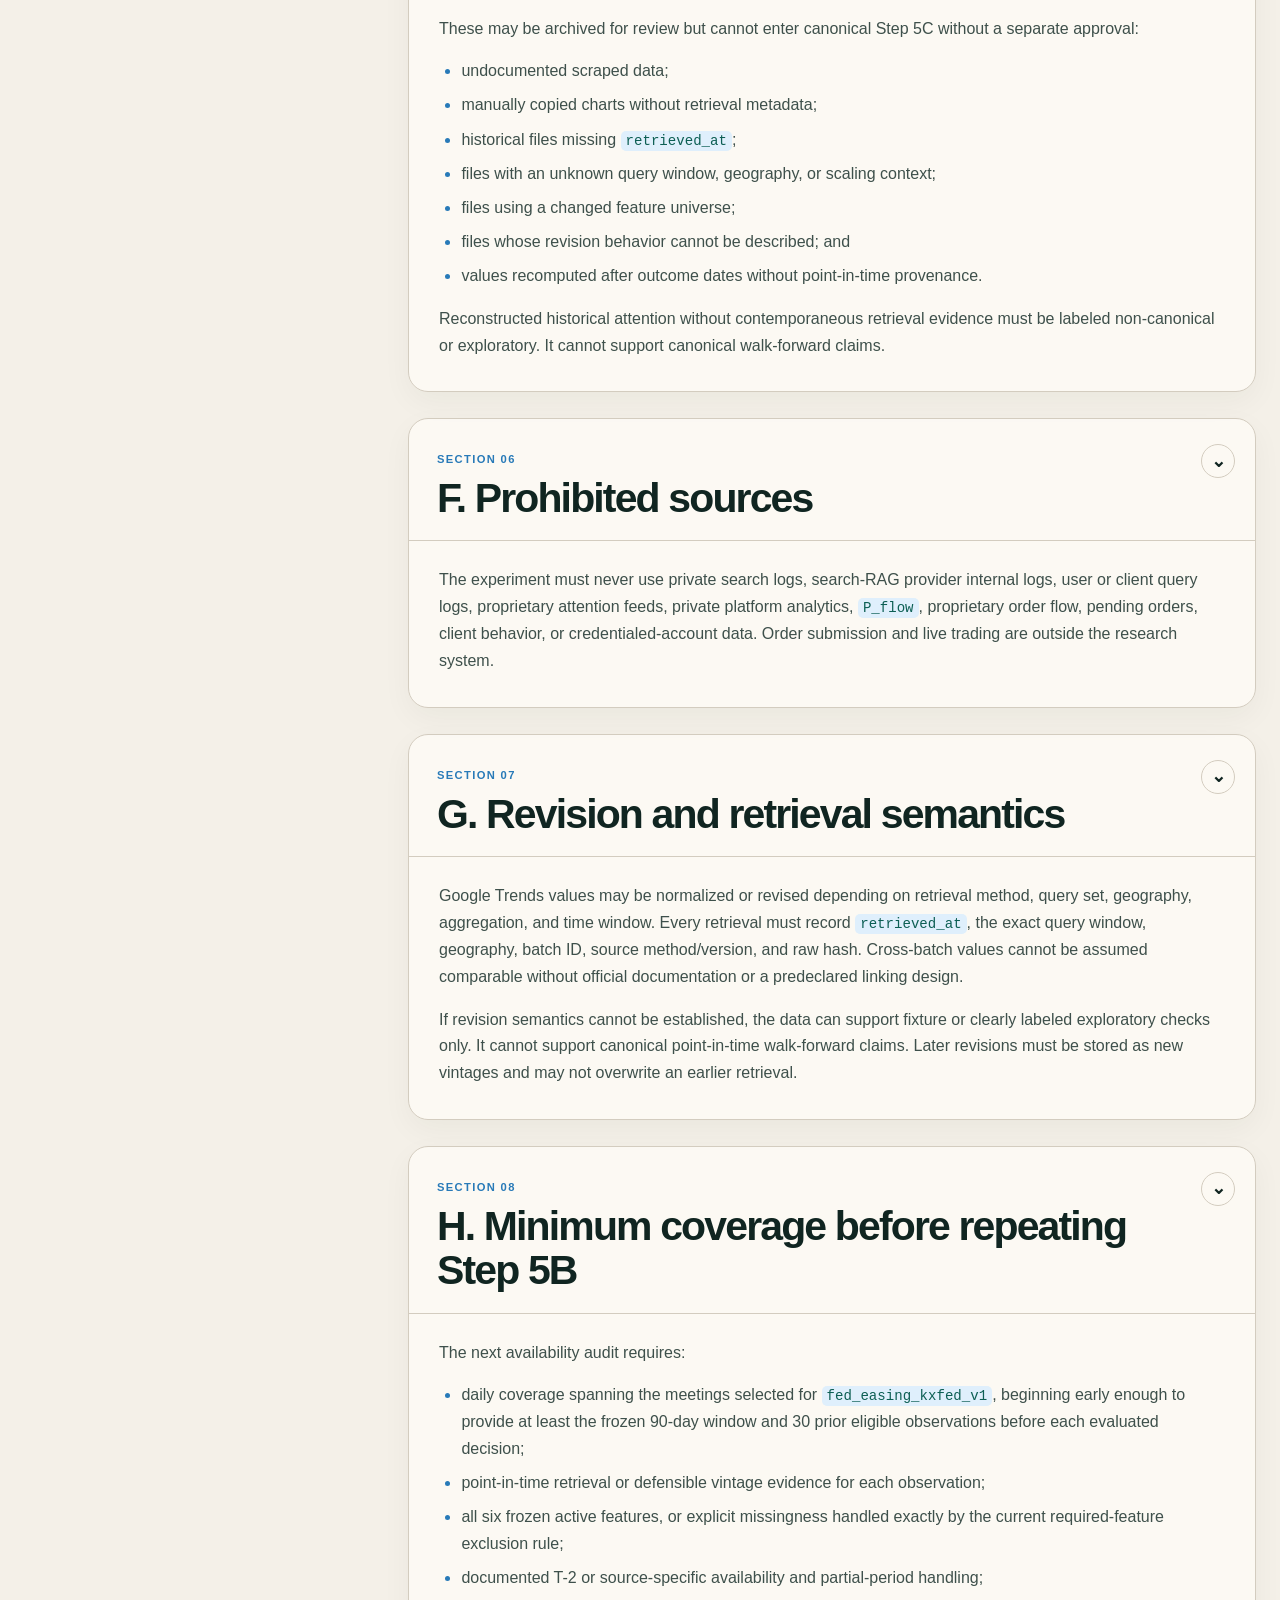
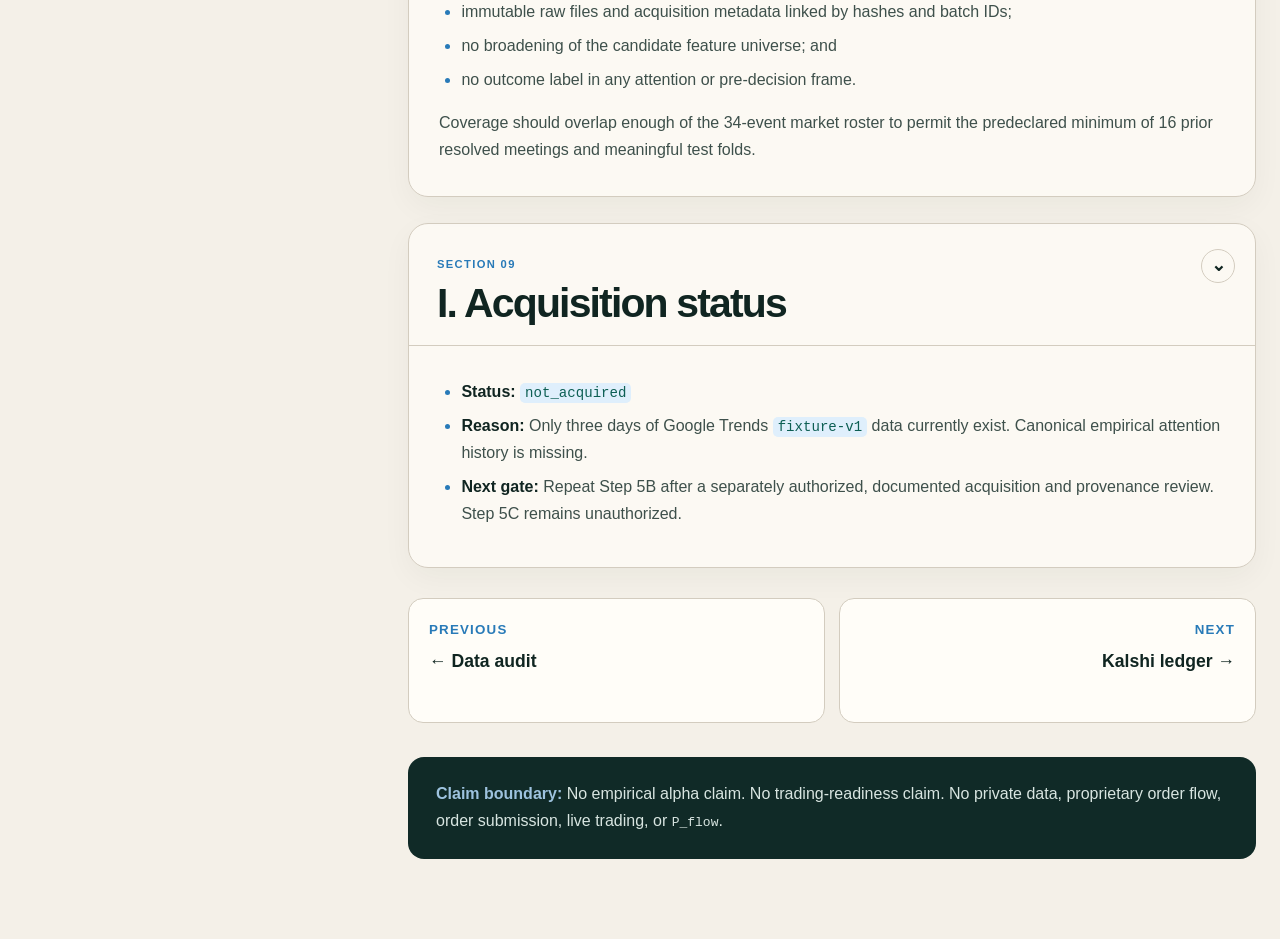
<file: docs/submission/ATTENTION_DATA_ACQUISITION_PROTOCOL.html>
<!doctype html>
<html lang="en">
<head>
  <meta charset="utf-8">
  <meta name="viewport" content="width=device-width, initial-scale=1">
  <meta name="description" content="The acceptable sources, required fields, revision semantics, prohibited inputs, and coverage gate for empirical attention history.">
  <title>Attention Data Acquisition Protocol · VALI Research Library</title>
  <link rel="stylesheet" href="library.css">
</head>
<body style="--accent:#287ab8;--accent-soft:#dfeffc" data-page="attention-protocol">
  <a class="skip-link" href="#document">Skip to document</a>
  <div class="reading-progress" aria-hidden="true"><span id="reading-progress"></span></div>
  <header class="topbar">
    <div class="topbar-inner">
      <a class="library-brand" href="VALI_EXPLORER.html"><span class="library-mark">V</span><span>VALI Explorer</span></a>
      <span class="topbar-divider" aria-hidden="true"></span>
      <span class="document-label">Research Library · Attention protocol</span>
      <button class="toc-toggle" id="toc-toggle" type="button" aria-controls="doc-sidebar" aria-expanded="false">Contents</button>
      <label class="page-switcher-wrap"><span class="skip-link">Choose a library page</span><select class="page-switcher" id="page-switcher" aria-label="Choose a research library page"><option value="KALSHI_QUANT_RESEARCHER_CASE_STUDY.html">Case study</option><option value="EMPIRICAL_VALIDATION_PLAN.html">Validation plan</option><option value="REGIME_CONFIRMATION_PANEL.html">Confirmation panel</option><option value="DATA_AVAILABILITY_AUDIT.html">Data audit</option><option value="ATTENTION_DATA_ACQUISITION_PROTOCOL.html" selected>Attention protocol</option><option value="KALSHI_RECONSTRUCTION_LEDGER.html">Kalshi ledger</option><option value="FINAL_VALIDATION_REPORT.html">Validation report</option><option value="REVIEWER_GUIDE.html">Reviewer guide</option></select></label>
    </div>
  </header>
  <div class="page-shell">
    <aside class="doc-sidebar" id="doc-sidebar">
      <span class="doc-type">Point-in-time provenance</span>
      <h2 class="sidebar-title">Attention protocol</h2>
      <p class="sidebar-summary">The acceptable sources, required fields, revision semantics, prohibited inputs, and coverage gate for empirical attention history.</p>
      <label class="search-label" for="section-search">Search this document</label>
      <input class="section-search" id="section-search" type="search" placeholder="Try “leakage” or “depth”">
      <p class="search-result" id="search-result">9 sections</p>
      <p class="toc-heading">On this page</p>
      <nav class="toc" aria-label="Document sections"><a href="#a-purpose">A. Purpose</a><a href="#b-frozen-manifest">B. Frozen manifest</a><a href="#c-required-attention-history-fields">C. Required attention-history fields</a><a href="#d-acceptable-sources">D. Acceptable sources</a><a href="#e-quarantine-only-sources">E. Quarantine-only sources</a><a href="#f-prohibited-sources">F. Prohibited sources</a><a href="#g-revision-and-retrieval-semantics">G. Revision and retrieval semantics</a><a href="#h-minimum-coverage-before-repeating-step-5b">H. Minimum coverage before repeating Step 5B</a><a href="#i-acquisition-status">I. Acquisition status</a></nav>
      <div class="sidebar-actions">
        <button class="small-button" id="collapse-all" type="button">Collapse all</button>
        <a class="small-button" href="../../experiments/fed_easing_kxfed_v1/ATTENTION_DATA_ACQUISITION_PROTOCOL.md">View source .md</a>
      </div>
    </aside>
    <main class="document" id="document">
      <header class="doc-hero">
        <span class="hero-kicker">Point-in-time provenance · VALI Research Library</span>
        <h1>Attention Data Acquisition Protocol</h1>
        <p>The acceptable sources, required fields, revision semantics, prohibited inputs, and coverage gate for empirical attention history.</p>
        <div class="hero-meta"><span class="meta-pill">Not acquired</span><span class="meta-pill">Public-data-only</span><span class="meta-pill">Research, not a trading claim</span></div>
      </header>
      <section class="doc-section" id="a-purpose" data-doc-section><div class="section-heading"><span class="section-index">Section 01</span><h2>A. Purpose</h2><button class="section-toggle" type="button" aria-controls="a-purpose-body" aria-expanded="true" aria-label="Collapse A. Purpose" data-section-title="A. Purpose">⌄</button></div><div class="section-body" id="a-purpose-body">
<p>This protocol defines how point-in-time empirical attention history must be acquired before Step 5C for <code>fed_easing_kxfed_v1</code>. The current three-day fixture is sufficient for deterministic contracts only and is insufficient for empirical validation. This protocol authorizes neither an alpha claim nor a trading-readiness claim, and it does not authorize collection by itself.</p>
</div></section>
<section class="doc-section" id="b-frozen-manifest" data-doc-section><div class="section-heading"><span class="section-index">Section 02</span><h2>B. Frozen manifest</h2><button class="section-toggle" type="button" aria-controls="b-frozen-manifest-body" aria-expanded="true" aria-label="Collapse B. Frozen manifest" data-section-title="B. Frozen manifest">⌄</button></div><div class="section-body" id="b-frozen-manifest-body">
<ul><li>Feature manifest: <code>configs/features/google_trends_candidate_v1.csv</code></li><li>Frozen manifest hash: <code>f720ef7ba487e9949720a348f8ba5354162f67f4df4acf0d625ccf83715bfb1a</code></li></ul>
<p>Before Step 5C there may be no feature addition, removal, reordering, relabeling, polarity change, or post-hoc query expansion. Any proposed change requires a new registered experiment rather than mutation of this one.</p>
</div></section>
<section class="doc-section" id="c-required-attention-history-fields" data-doc-section><div class="section-heading"><span class="section-index">Section 03</span><h2>C. Required attention-history fields</h2><button class="section-toggle" type="button" aria-controls="c-required-attention-history-fields-body" aria-expanded="true" aria-label="Collapse C. Required attention-history fields" data-section-title="C. Required attention-history fields">⌄</button></div><div class="section-body" id="c-required-attention-history-fields-body">
<p>The acquisition record must preserve every field below. This is an acquisition and provenance contract, not a change to the existing normalized feature schema.</p>
<div class="table-scroll"><table><thead><tr><th>Canonical acquisition field</th><th>Current implementation field/location</th><th>Requirement</th></tr></thead><tbody><tr><td><code>feature_id</code></td><td><code>feature_id</code></td><td>Must exactly match the frozen manifest.</td></tr><tr><td><code>query</code></td><td>Query manifest and <code>trends_observations.query</code></td><td>Preserve the exact submitted text.</td></tr><tr><td><code>value</code></td><td><code>features.value</code> and <code>trends_observations.value</code></td><td>Preserve source precision; suppressed values remain missing.</td></tr><tr><td><code>date</code></td><td><code>observation_at</code> / <code>observation_date</code></td><td>Record the represented search-interest date.</td></tr><tr><td><code>retrieved_at</code></td><td><code>trends_observations.retrieved_at</code>; normalized <code>vintage</code></td><td>Timezone-aware UTC retrieval time.</td></tr><tr><td><code>source</code></td><td><code>features.source</code></td><td>Public source identifier.</td></tr><tr><td><code>source_method</code></td><td>Raw envelope or acquisition sidecar</td><td>Official API/export/manual export method and version.</td></tr><tr><td><code>geo</code></td><td>Request metadata/raw envelope</td><td>Exact geography or empty/global designation.</td></tr><tr><td><code>time_window</code></td><td>Request metadata/raw envelope</td><td>Exact request start/end and aggregation.</td></tr><tr><td><code>is_partial</code></td><td><code>trends_observations.partial</code></td><td>Must not be inferred from value.</td></tr><tr><td><code>revision_policy</code></td><td>Run/acquisition sidecar</td><td>Document revision guarantees or explicitly mark unknown.</td></tr><tr><td><code>manifest_hash</code></td><td><code>trends_run_manifest.query_manifest_sha256</code></td><td>Must equal the frozen hash.</td></tr><tr><td><code>collection_batch_id</code></td><td><code>request_id</code> or explicit batch sidecar</td><td>Stable ID linking simultaneous query retrievals.</td></tr><tr><td><code>raw_file_hash</code></td><td>Raw archive <code>content_sha256</code></td><td>Content hash of the immutable raw response/export.</td></tr><tr><td><code>notes</code></td><td>Acquisition sidecar/audit table</td><td>Record anomalies without changing the value.</td></tr></tbody></table></div>
<p>The current normalized feature contract also requires <code>available_at</code> and <code>vintage</code>. <code>available_at</code> must be derived only from documented availability and the frozen lag; <code>vintage</code> must identify the retrieval used. Acquisition-only metadata stays in immutable raw records or a reviewed sidecar until a separate schema change is approved.</p>
</div></section>
<section class="doc-section" id="d-acceptable-sources" data-doc-section><div class="section-heading"><span class="section-index">Section 04</span><h2>D. Acceptable sources</h2><button class="section-toggle" type="button" aria-controls="d-acceptable-sources-body" aria-expanded="true" aria-label="Collapse D. Acceptable sources" data-section-title="D. Acceptable sources">⌄</button></div><div class="section-body" id="d-acceptable-sources-body">
<p>Potentially acceptable sources are:</p>
<ul><li>the official Google Trends alpha/API export when its authentication, retrieval, scaling, quota, revision, and availability semantics are documented;</li><li>Google Trends export files when retrieval time, exact query window, geography, aggregation, scaling, and revision behavior are documented; and</li><li>another public attention source only if it is predeclared and mapped to the frozen manifest before any outcome is inspected.</li></ul>
<p>Acceptance requires immutable raw preservation, hashes, provenance, and the fields in Section C. “Public” alone is not sufficient.</p>
</div></section>
<section class="doc-section" id="e-quarantine-only-sources" data-doc-section><div class="section-heading"><span class="section-index">Section 05</span><h2>E. Quarantine-only sources</h2><button class="section-toggle" type="button" aria-controls="e-quarantine-only-sources-body" aria-expanded="true" aria-label="Collapse E. Quarantine-only sources" data-section-title="E. Quarantine-only sources">⌄</button></div><div class="section-body" id="e-quarantine-only-sources-body">
<p>These may be archived for review but cannot enter canonical Step 5C without a separate approval:</p>
<ul><li>undocumented scraped data;</li><li>manually copied charts without retrieval metadata;</li><li>historical files missing <code>retrieved_at</code>;</li><li>files with an unknown query window, geography, or scaling context;</li><li>files using a changed feature universe;</li><li>files whose revision behavior cannot be described; and</li><li>values recomputed after outcome dates without point-in-time provenance.</li></ul>
<p>Reconstructed historical attention without contemporaneous retrieval evidence must be labeled non-canonical or exploratory. It cannot support canonical walk-forward claims.</p>
</div></section>
<section class="doc-section" id="f-prohibited-sources" data-doc-section><div class="section-heading"><span class="section-index">Section 06</span><h2>F. Prohibited sources</h2><button class="section-toggle" type="button" aria-controls="f-prohibited-sources-body" aria-expanded="true" aria-label="Collapse F. Prohibited sources" data-section-title="F. Prohibited sources">⌄</button></div><div class="section-body" id="f-prohibited-sources-body">
<p>The experiment must never use private search logs, search-RAG provider internal logs, user or client query logs, proprietary attention feeds, private platform analytics, <code>P_flow</code>, proprietary order flow, pending orders, client behavior, or credentialed-account data. Order submission and live trading are outside the research system.</p>
</div></section>
<section class="doc-section" id="g-revision-and-retrieval-semantics" data-doc-section><div class="section-heading"><span class="section-index">Section 07</span><h2>G. Revision and retrieval semantics</h2><button class="section-toggle" type="button" aria-controls="g-revision-and-retrieval-semantics-body" aria-expanded="true" aria-label="Collapse G. Revision and retrieval semantics" data-section-title="G. Revision and retrieval semantics">⌄</button></div><div class="section-body" id="g-revision-and-retrieval-semantics-body">
<p>Google Trends values may be normalized or revised depending on retrieval method, query set, geography, aggregation, and time window. Every retrieval must record <code>retrieved_at</code>, the exact query window, geography, batch ID, source method/version, and raw hash. Cross-batch values cannot be assumed comparable without official documentation or a predeclared linking design.</p>
<p>If revision semantics cannot be established, the data can support fixture or clearly labeled exploratory checks only. It cannot support canonical point-in-time walk-forward claims. Later revisions must be stored as new vintages and may not overwrite an earlier retrieval.</p>
</div></section>
<section class="doc-section" id="h-minimum-coverage-before-repeating-step-5b" data-doc-section><div class="section-heading"><span class="section-index">Section 08</span><h2>H. Minimum coverage before repeating Step 5B</h2><button class="section-toggle" type="button" aria-controls="h-minimum-coverage-before-repeating-step-5b-body" aria-expanded="true" aria-label="Collapse H. Minimum coverage before repeating Step 5B" data-section-title="H. Minimum coverage before repeating Step 5B">⌄</button></div><div class="section-body" id="h-minimum-coverage-before-repeating-step-5b-body">
<p>The next availability audit requires:</p>
<ul><li>daily coverage spanning the meetings selected for <code>fed_easing_kxfed_v1</code>, beginning early enough to provide at least the frozen 90-day window and 30 prior eligible observations before each evaluated decision;</li><li>point-in-time retrieval or defensible vintage evidence for each observation;</li><li>all six frozen active features, or explicit missingness handled exactly by the current required-feature exclusion rule;</li><li>documented T-2 or source-specific availability and partial-period handling;</li><li>immutable raw files and acquisition metadata linked by hashes and batch IDs;</li><li>no broadening of the candidate feature universe; and</li><li>no outcome label in any attention or pre-decision frame.</li></ul>
<p>Coverage should overlap enough of the 34-event market roster to permit the predeclared minimum of 16 prior resolved meetings and meaningful test folds.</p>
</div></section>
<section class="doc-section" id="i-acquisition-status" data-doc-section><div class="section-heading"><span class="section-index">Section 09</span><h2>I. Acquisition status</h2><button class="section-toggle" type="button" aria-controls="i-acquisition-status-body" aria-expanded="true" aria-label="Collapse I. Acquisition status" data-section-title="I. Acquisition status">⌄</button></div><div class="section-body" id="i-acquisition-status-body">
<ul><li><strong>Status:</strong> <code>not_acquired</code></li><li><strong>Reason:</strong> Only three days of Google Trends <code>fixture-v1</code> data currently exist. Canonical empirical attention history is missing.</li><li><strong>Next gate:</strong> Repeat Step 5B after a separately authorized, documented acquisition and provenance review. Step 5C remains unauthorized.</li></ul>
</div></section>
      <nav class="page-neighbors" aria-label="Adjacent library pages">
        <a class="neighbor previous" href="DATA_AVAILABILITY_AUDIT.html"><small>Previous</small><b>← Data audit</b></a>
        <a class="neighbor next" href="KALSHI_RECONSTRUCTION_LEDGER.html"><small>Next</small><b>Kalshi ledger →</b></a>
      </nav>
      <footer class="claim-footer"><p><strong>Claim boundary:</strong> No empirical alpha claim. No trading-readiness claim. No private data, proprietary order flow, order submission, live trading, or <code>P_flow</code>.</p></footer>
    </main>
  </div>
  <noscript><style>.doc-sidebar{display:block!important;position:static;max-height:none}.section-body[hidden]{display:block!important}</style></noscript>
  <script src="library.js" defer></script>
</body>
</html>
</file>
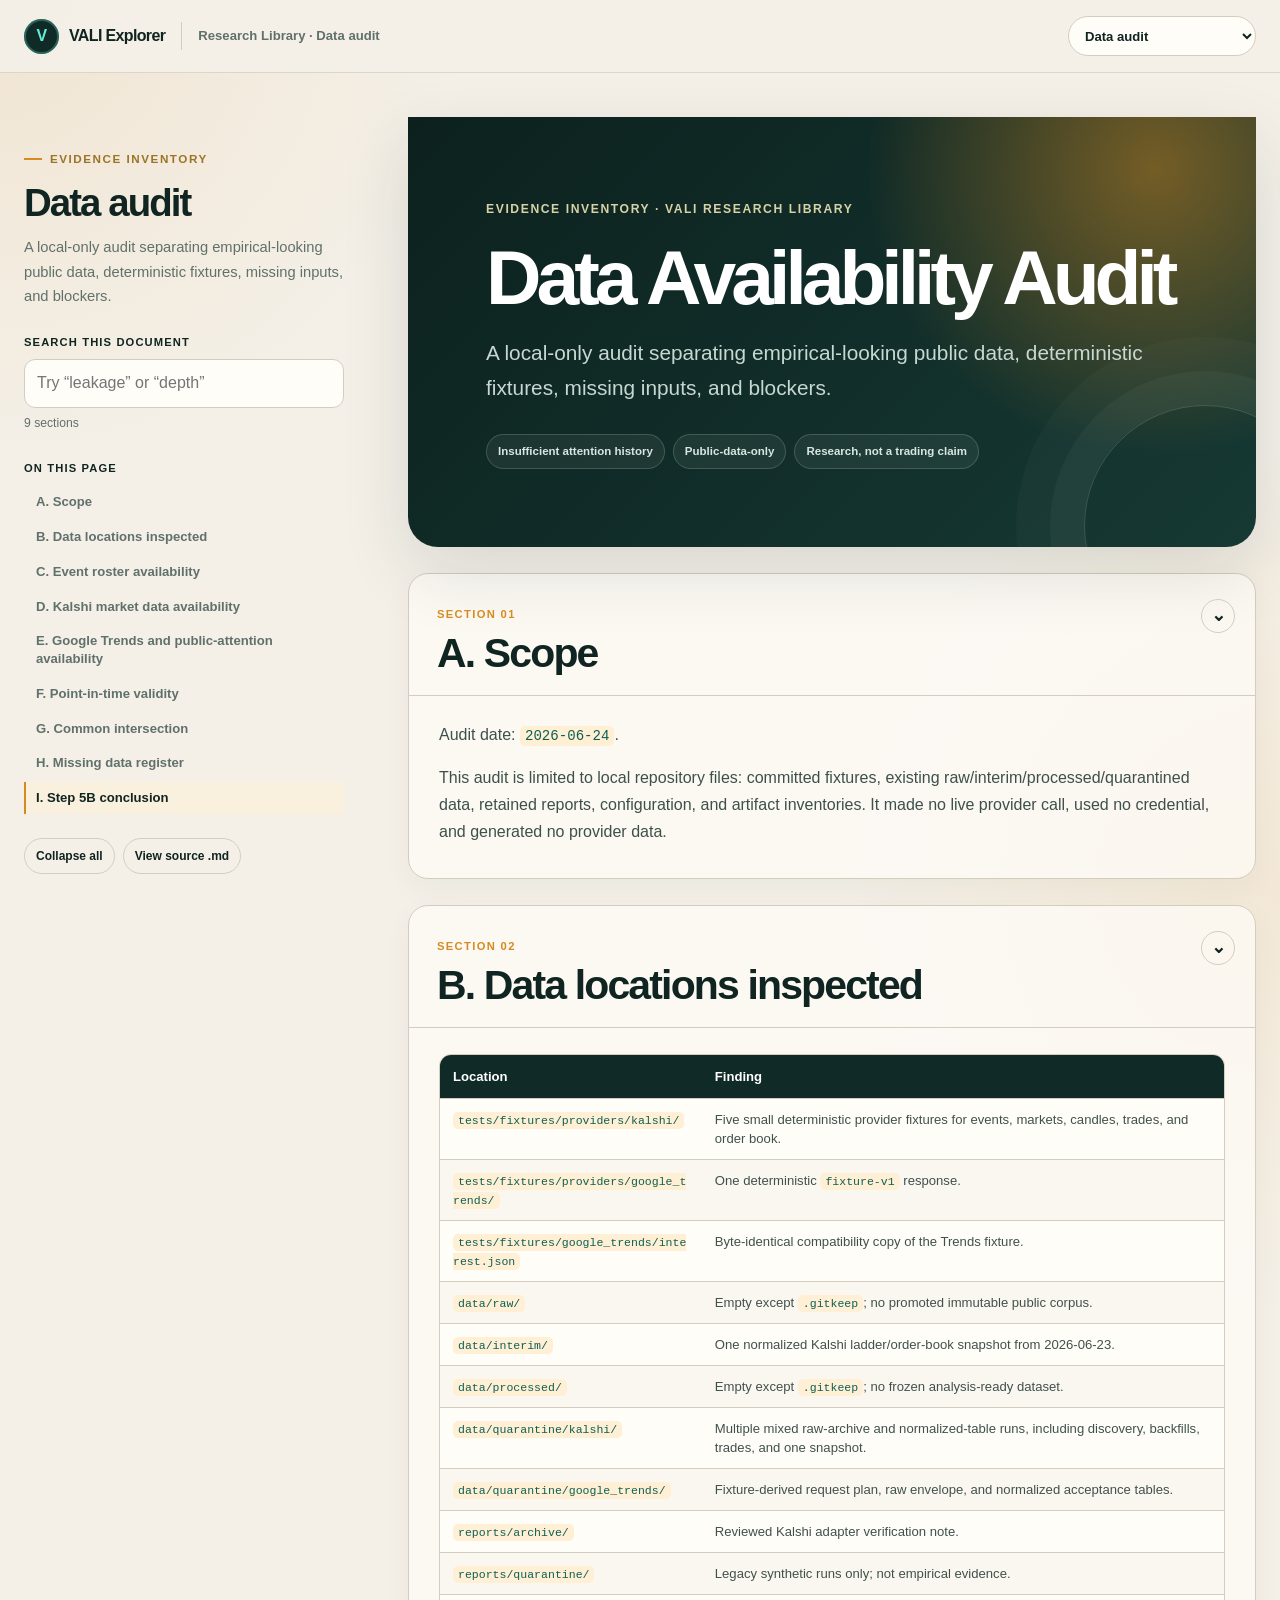
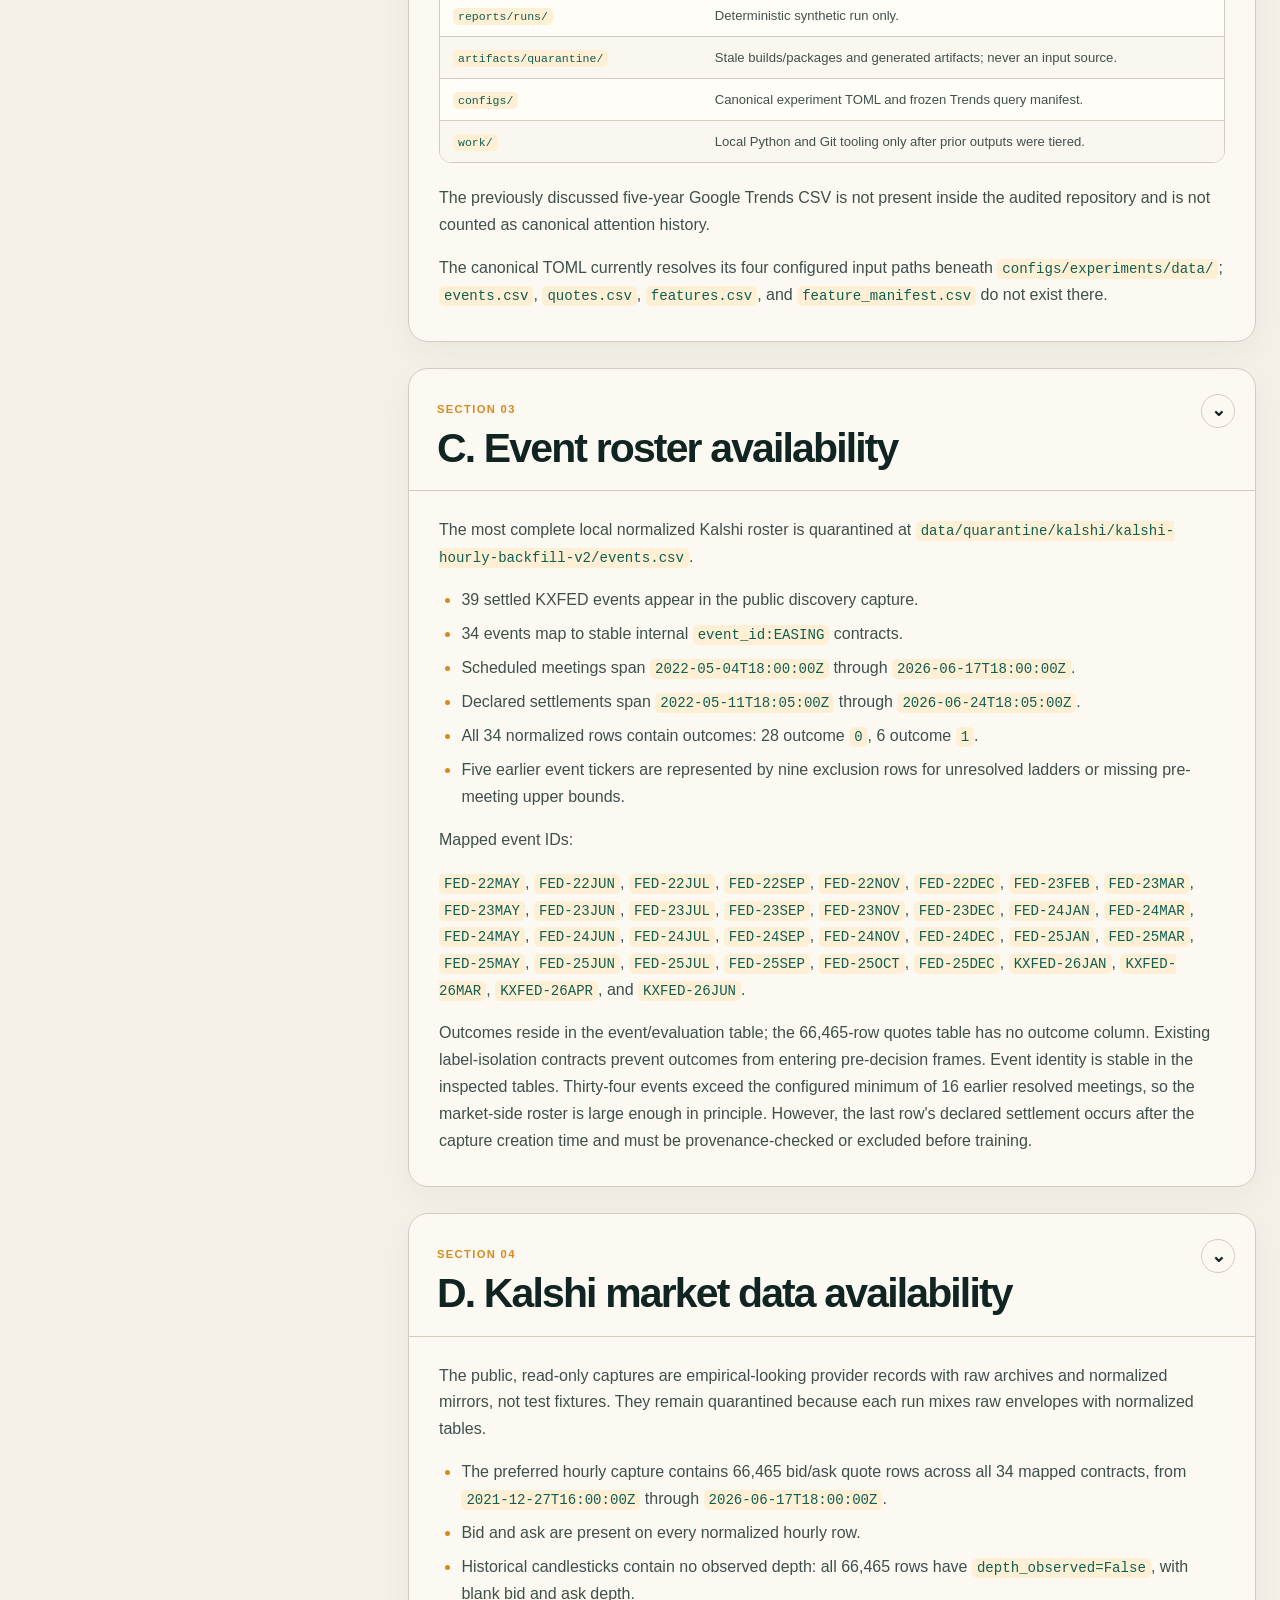
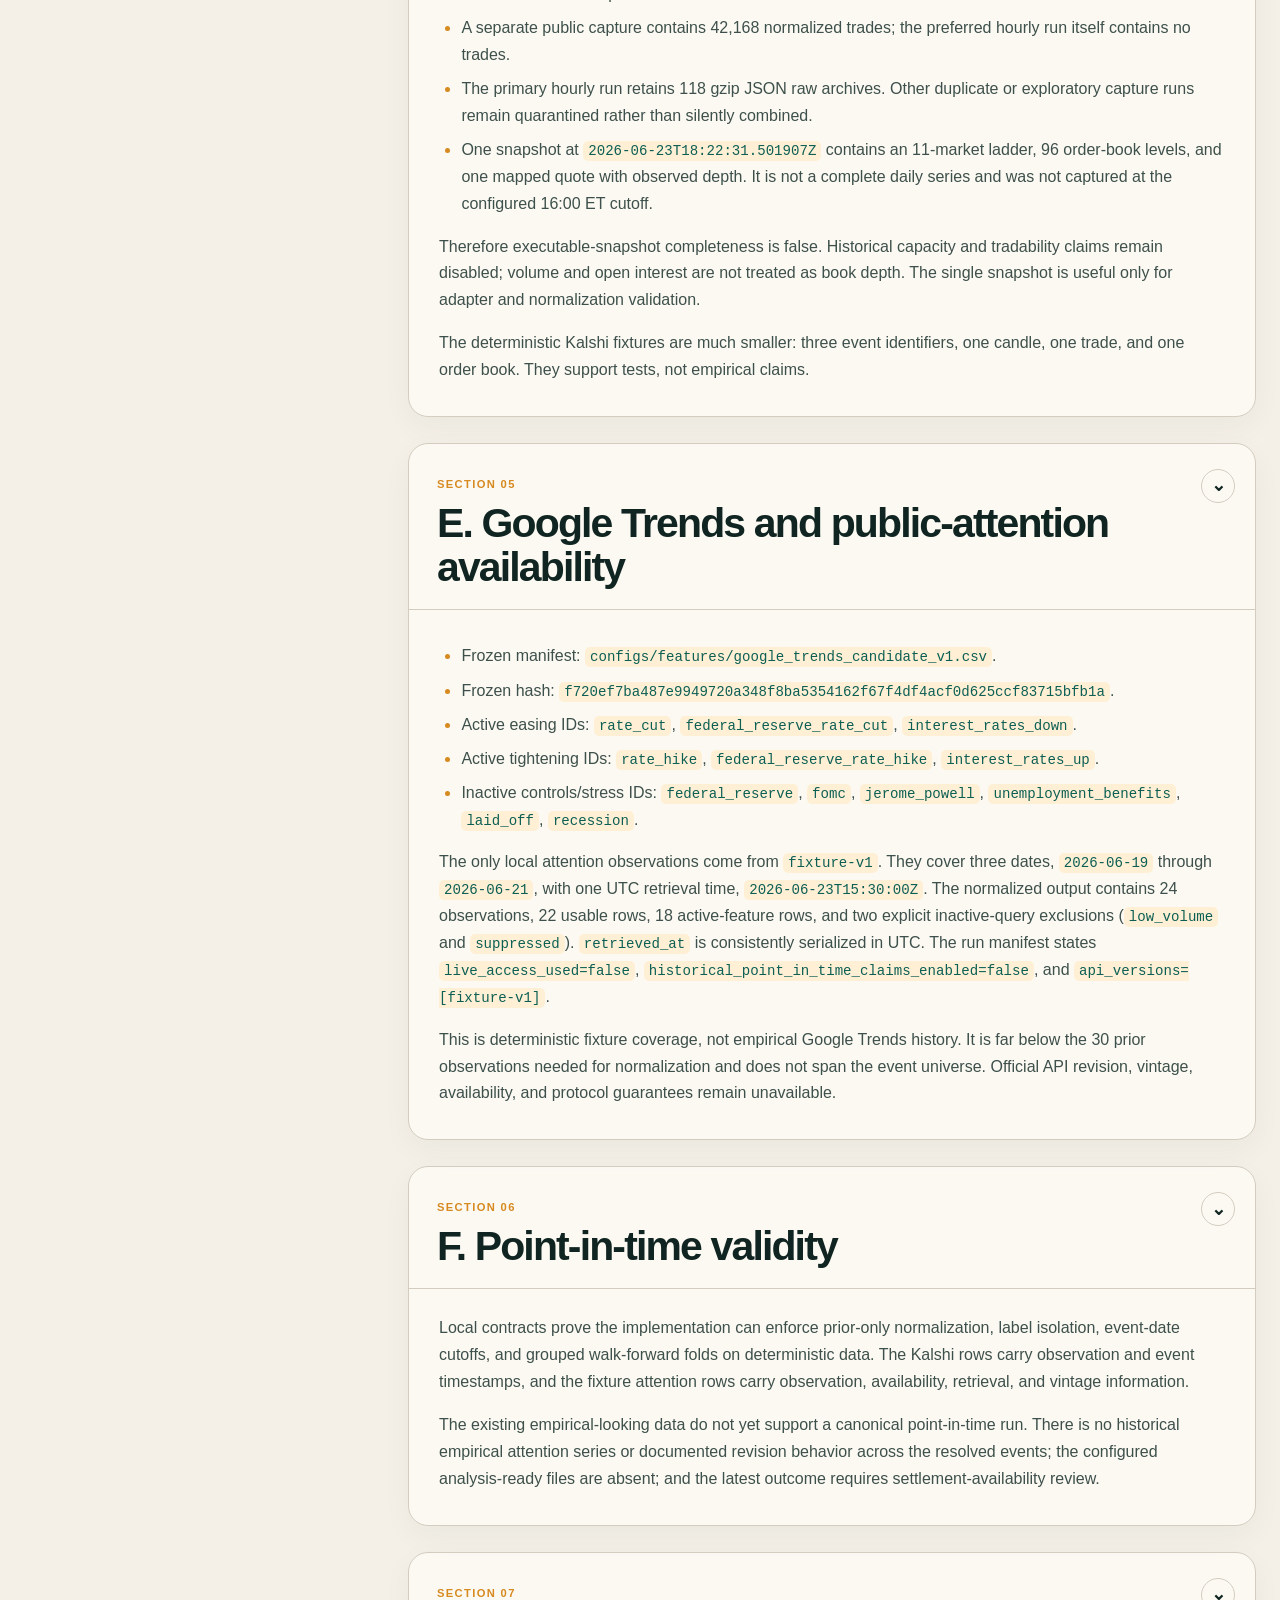
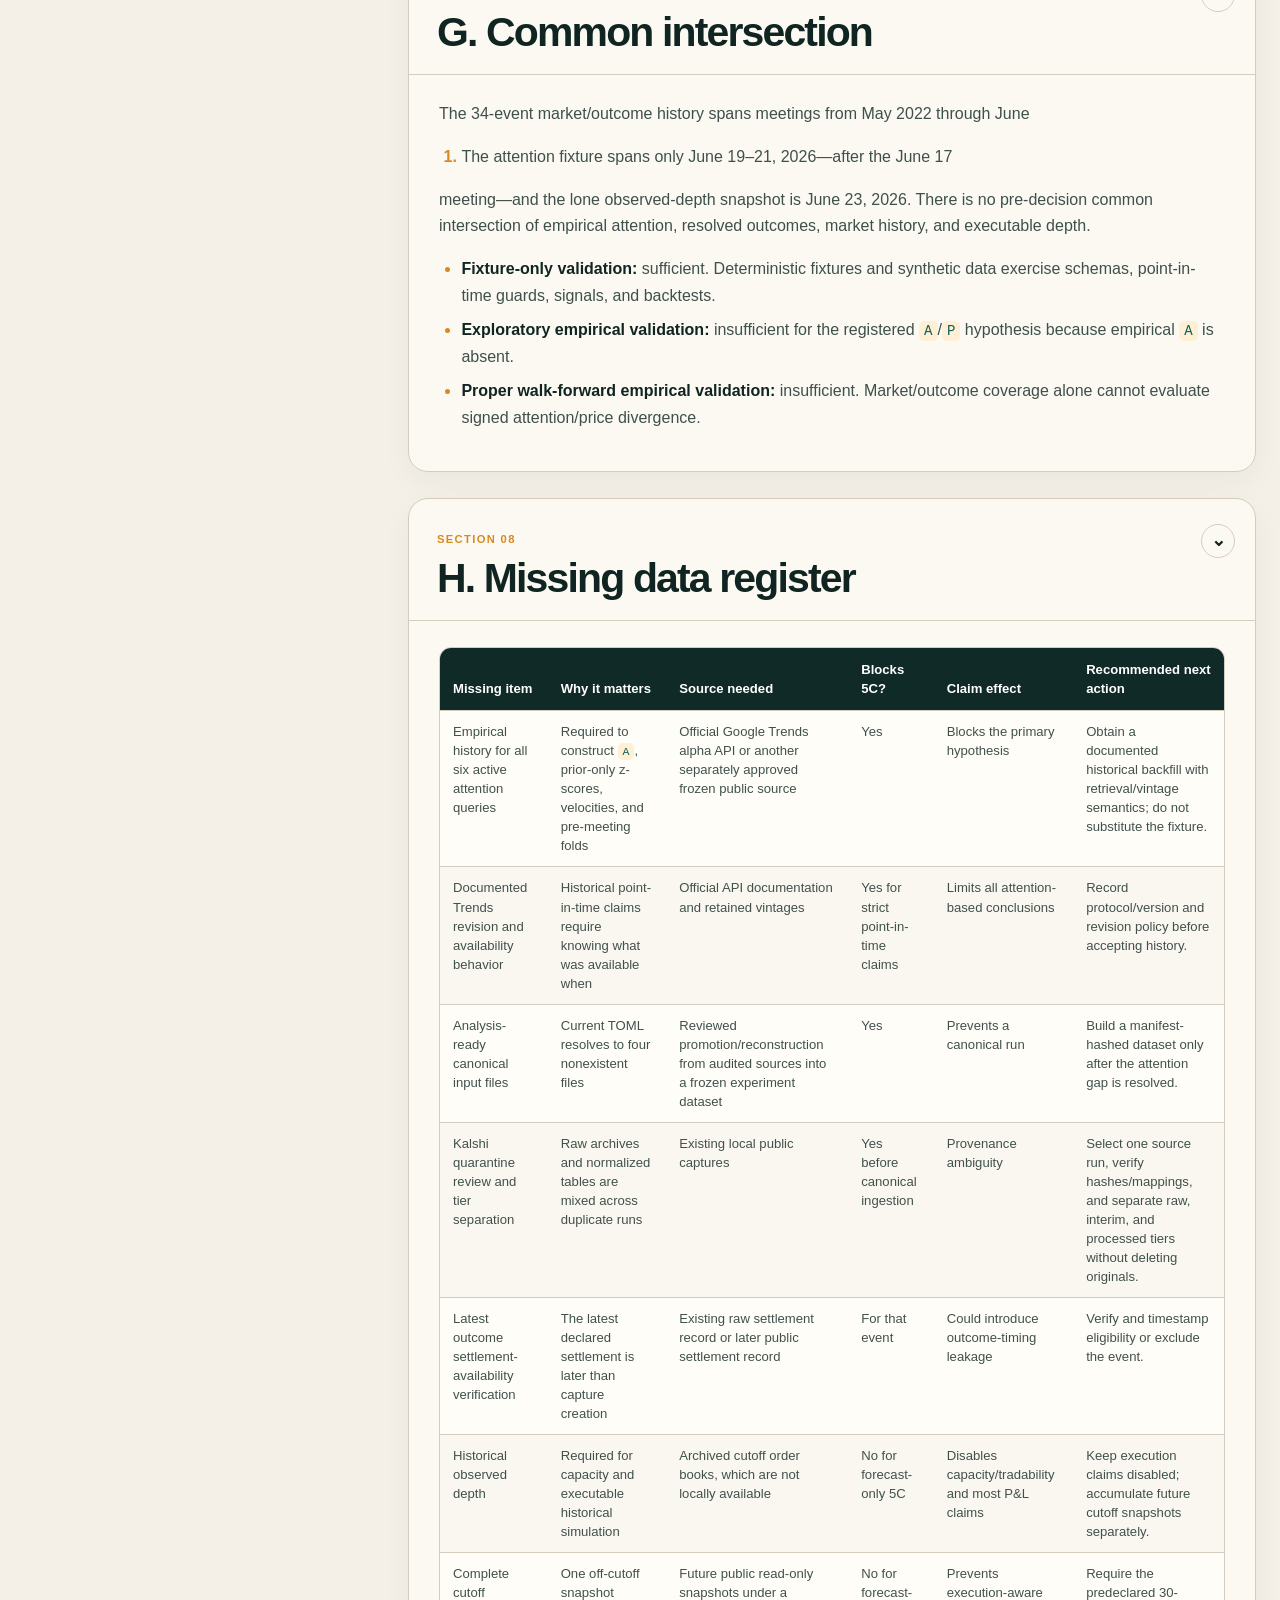
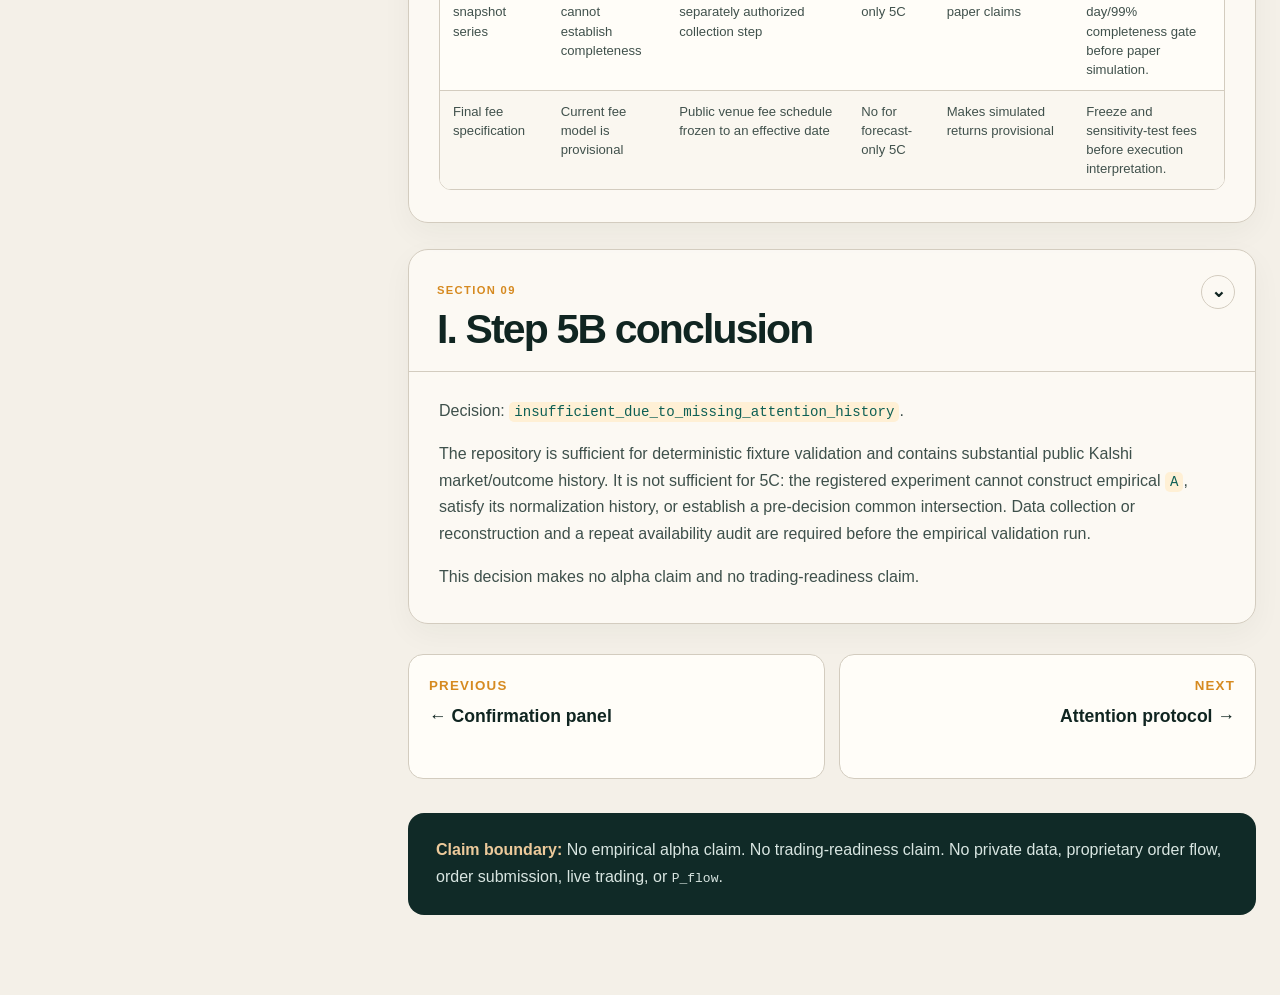
<file: docs/submission/DATA_AVAILABILITY_AUDIT.html>
<!doctype html>
<html lang="en">
<head>
  <meta charset="utf-8">
  <meta name="viewport" content="width=device-width, initial-scale=1">
  <meta name="description" content="A local-only audit separating empirical-looking public data, deterministic fixtures, missing inputs, and blockers.">
  <title>Data Availability Audit · VALI Research Library</title>
  <link rel="stylesheet" href="library.css">
</head>
<body style="--accent:#d68a20;--accent-soft:#fff0d5" data-page="data-audit">
  <a class="skip-link" href="#document">Skip to document</a>
  <div class="reading-progress" aria-hidden="true"><span id="reading-progress"></span></div>
  <header class="topbar">
    <div class="topbar-inner">
      <a class="library-brand" href="VALI_EXPLORER.html"><span class="library-mark">V</span><span>VALI Explorer</span></a>
      <span class="topbar-divider" aria-hidden="true"></span>
      <span class="document-label">Research Library · Data audit</span>
      <button class="toc-toggle" id="toc-toggle" type="button" aria-controls="doc-sidebar" aria-expanded="false">Contents</button>
      <label class="page-switcher-wrap"><span class="skip-link">Choose a library page</span><select class="page-switcher" id="page-switcher" aria-label="Choose a research library page"><option value="KALSHI_QUANT_RESEARCHER_CASE_STUDY.html">Case study</option><option value="EMPIRICAL_VALIDATION_PLAN.html">Validation plan</option><option value="REGIME_CONFIRMATION_PANEL.html">Confirmation panel</option><option value="DATA_AVAILABILITY_AUDIT.html" selected>Data audit</option><option value="ATTENTION_DATA_ACQUISITION_PROTOCOL.html">Attention protocol</option><option value="KALSHI_RECONSTRUCTION_LEDGER.html">Kalshi ledger</option><option value="FINAL_VALIDATION_REPORT.html">Validation report</option><option value="REVIEWER_GUIDE.html">Reviewer guide</option></select></label>
    </div>
  </header>
  <div class="page-shell">
    <aside class="doc-sidebar" id="doc-sidebar">
      <span class="doc-type">Evidence inventory</span>
      <h2 class="sidebar-title">Data audit</h2>
      <p class="sidebar-summary">A local-only audit separating empirical-looking public data, deterministic fixtures, missing inputs, and blockers.</p>
      <label class="search-label" for="section-search">Search this document</label>
      <input class="section-search" id="section-search" type="search" placeholder="Try “leakage” or “depth”">
      <p class="search-result" id="search-result">9 sections</p>
      <p class="toc-heading">On this page</p>
      <nav class="toc" aria-label="Document sections"><a href="#a-scope">A. Scope</a><a href="#b-data-locations-inspected">B. Data locations inspected</a><a href="#c-event-roster-availability">C. Event roster availability</a><a href="#d-kalshi-market-data-availability">D. Kalshi market data availability</a><a href="#e-google-trends-and-public-attention-availability">E. Google Trends and public-attention availability</a><a href="#f-point-in-time-validity">F. Point-in-time validity</a><a href="#g-common-intersection">G. Common intersection</a><a href="#h-missing-data-register">H. Missing data register</a><a href="#i-step-5b-conclusion">I. Step 5B conclusion</a></nav>
      <div class="sidebar-actions">
        <button class="small-button" id="collapse-all" type="button">Collapse all</button>
        <a class="small-button" href="../../experiments/fed_easing_kxfed_v1/DATA_AVAILABILITY_AUDIT.md">View source .md</a>
      </div>
    </aside>
    <main class="document" id="document">
      <header class="doc-hero">
        <span class="hero-kicker">Evidence inventory · VALI Research Library</span>
        <h1>Data Availability Audit</h1>
        <p>A local-only audit separating empirical-looking public data, deterministic fixtures, missing inputs, and blockers.</p>
        <div class="hero-meta"><span class="meta-pill">Insufficient attention history</span><span class="meta-pill">Public-data-only</span><span class="meta-pill">Research, not a trading claim</span></div>
      </header>
      <section class="doc-section" id="a-scope" data-doc-section><div class="section-heading"><span class="section-index">Section 01</span><h2>A. Scope</h2><button class="section-toggle" type="button" aria-controls="a-scope-body" aria-expanded="true" aria-label="Collapse A. Scope" data-section-title="A. Scope">⌄</button></div><div class="section-body" id="a-scope-body">
<p>Audit date: <code>2026-06-24</code>.</p>
<p>This audit is limited to local repository files: committed fixtures, existing raw/interim/processed/quarantined data, retained reports, configuration, and artifact inventories. It made no live provider call, used no credential, and generated no provider data.</p>
</div></section>
<section class="doc-section" id="b-data-locations-inspected" data-doc-section><div class="section-heading"><span class="section-index">Section 02</span><h2>B. Data locations inspected</h2><button class="section-toggle" type="button" aria-controls="b-data-locations-inspected-body" aria-expanded="true" aria-label="Collapse B. Data locations inspected" data-section-title="B. Data locations inspected">⌄</button></div><div class="section-body" id="b-data-locations-inspected-body">
<div class="table-scroll"><table><thead><tr><th>Location</th><th>Finding</th></tr></thead><tbody><tr><td><code>tests/fixtures/providers/kalshi/</code></td><td>Five small deterministic provider fixtures for events, markets, candles, trades, and order book.</td></tr><tr><td><code>tests/fixtures/providers/google_trends/</code></td><td>One deterministic <code>fixture-v1</code> response.</td></tr><tr><td><code>tests/fixtures/google_trends/interest.json</code></td><td>Byte-identical compatibility copy of the Trends fixture.</td></tr><tr><td><code>data/raw/</code></td><td>Empty except <code>.gitkeep</code>; no promoted immutable public corpus.</td></tr><tr><td><code>data/interim/</code></td><td>One normalized Kalshi ladder/order-book snapshot from 2026-06-23.</td></tr><tr><td><code>data/processed/</code></td><td>Empty except <code>.gitkeep</code>; no frozen analysis-ready dataset.</td></tr><tr><td><code>data/quarantine/kalshi/</code></td><td>Multiple mixed raw-archive and normalized-table runs, including discovery, backfills, trades, and one snapshot.</td></tr><tr><td><code>data/quarantine/google_trends/</code></td><td>Fixture-derived request plan, raw envelope, and normalized acceptance tables.</td></tr><tr><td><code>reports/archive/</code></td><td>Reviewed Kalshi adapter verification note.</td></tr><tr><td><code>reports/quarantine/</code></td><td>Legacy synthetic runs only; not empirical evidence.</td></tr><tr><td><code>reports/runs/</code></td><td>Deterministic synthetic run only.</td></tr><tr><td><code>artifacts/quarantine/</code></td><td>Stale builds/packages and generated artifacts; never an input source.</td></tr><tr><td><code>configs/</code></td><td>Canonical experiment TOML and frozen Trends query manifest.</td></tr><tr><td><code>work/</code></td><td>Local Python and Git tooling only after prior outputs were tiered.</td></tr></tbody></table></div>
<p>The previously discussed five-year Google Trends CSV is not present inside the audited repository and is not counted as canonical attention history.</p>
<p>The canonical TOML currently resolves its four configured input paths beneath <code>configs/experiments/data/</code>; <code>events.csv</code>, <code>quotes.csv</code>, <code>features.csv</code>, and <code>feature_manifest.csv</code> do not exist there.</p>
</div></section>
<section class="doc-section" id="c-event-roster-availability" data-doc-section><div class="section-heading"><span class="section-index">Section 03</span><h2>C. Event roster availability</h2><button class="section-toggle" type="button" aria-controls="c-event-roster-availability-body" aria-expanded="true" aria-label="Collapse C. Event roster availability" data-section-title="C. Event roster availability">⌄</button></div><div class="section-body" id="c-event-roster-availability-body">
<p>The most complete local normalized Kalshi roster is quarantined at <code>data/quarantine/kalshi/kalshi-hourly-backfill-v2/events.csv</code>.</p>
<ul><li>39 settled KXFED events appear in the public discovery capture.</li><li>34 events map to stable internal <code>event_id:EASING</code> contracts.</li><li>Scheduled meetings span <code>2022-05-04T18:00:00Z</code> through <code>2026-06-17T18:00:00Z</code>.</li><li>Declared settlements span <code>2022-05-11T18:05:00Z</code> through <code>2026-06-24T18:05:00Z</code>.</li><li>All 34 normalized rows contain outcomes: 28 outcome <code>0</code>, 6 outcome <code>1</code>.</li><li>Five earlier event tickers are represented by nine exclusion rows for unresolved ladders or missing pre-meeting upper bounds.</li></ul>
<p>Mapped event IDs:</p>
<p><code>FED-22MAY</code>, <code>FED-22JUN</code>, <code>FED-22JUL</code>, <code>FED-22SEP</code>, <code>FED-22NOV</code>, <code>FED-22DEC</code>, <code>FED-23FEB</code>, <code>FED-23MAR</code>, <code>FED-23MAY</code>, <code>FED-23JUN</code>, <code>FED-23JUL</code>, <code>FED-23SEP</code>, <code>FED-23NOV</code>, <code>FED-23DEC</code>, <code>FED-24JAN</code>, <code>FED-24MAR</code>, <code>FED-24MAY</code>, <code>FED-24JUN</code>, <code>FED-24JUL</code>, <code>FED-24SEP</code>, <code>FED-24NOV</code>, <code>FED-24DEC</code>, <code>FED-25JAN</code>, <code>FED-25MAR</code>, <code>FED-25MAY</code>, <code>FED-25JUN</code>, <code>FED-25JUL</code>, <code>FED-25SEP</code>, <code>FED-25OCT</code>, <code>FED-25DEC</code>, <code>KXFED-26JAN</code>, <code>KXFED-26MAR</code>, <code>KXFED-26APR</code>, and <code>KXFED-26JUN</code>.</p>
<p>Outcomes reside in the event/evaluation table; the 66,465-row quotes table has no outcome column. Existing label-isolation contracts prevent outcomes from entering pre-decision frames. Event identity is stable in the inspected tables. Thirty-four events exceed the configured minimum of 16 earlier resolved meetings, so the market-side roster is large enough in principle. However, the last row's declared settlement occurs after the capture creation time and must be provenance-checked or excluded before training.</p>
</div></section>
<section class="doc-section" id="d-kalshi-market-data-availability" data-doc-section><div class="section-heading"><span class="section-index">Section 04</span><h2>D. Kalshi market data availability</h2><button class="section-toggle" type="button" aria-controls="d-kalshi-market-data-availability-body" aria-expanded="true" aria-label="Collapse D. Kalshi market data availability" data-section-title="D. Kalshi market data availability">⌄</button></div><div class="section-body" id="d-kalshi-market-data-availability-body">
<p>The public, read-only captures are empirical-looking provider records with raw archives and normalized mirrors, not test fixtures. They remain quarantined because each run mixes raw envelopes with normalized tables.</p>
<ul><li>The preferred hourly capture contains 66,465 bid/ask quote rows across all 34 mapped contracts, from <code>2021-12-27T16:00:00Z</code> through <code>2026-06-17T18:00:00Z</code>.</li><li>Bid and ask are present on every normalized hourly row.</li><li>Historical candlesticks contain no observed depth: all 66,465 rows have <code>depth_observed=False</code>, with blank bid and ask depth.</li><li>A separate public capture contains 42,168 normalized trades; the preferred hourly run itself contains no trades.</li><li>The primary hourly run retains 118 gzip JSON raw archives. Other duplicate or exploratory capture runs remain quarantined rather than silently combined.</li><li>One snapshot at <code>2026-06-23T18:22:31.501907Z</code> contains an 11-market ladder, 96 order-book levels, and one mapped quote with observed depth. It is not a complete daily series and was not captured at the configured 16:00 ET cutoff.</li></ul>
<p>Therefore executable-snapshot completeness is false. Historical capacity and tradability claims remain disabled; volume and open interest are not treated as book depth. The single snapshot is useful only for adapter and normalization validation.</p>
<p>The deterministic Kalshi fixtures are much smaller: three event identifiers, one candle, one trade, and one order book. They support tests, not empirical claims.</p>
</div></section>
<section class="doc-section" id="e-google-trends-and-public-attention-availability" data-doc-section><div class="section-heading"><span class="section-index">Section 05</span><h2>E. Google Trends and public-attention availability</h2><button class="section-toggle" type="button" aria-controls="e-google-trends-and-public-attention-availability-body" aria-expanded="true" aria-label="Collapse E. Google Trends and public-attention availability" data-section-title="E. Google Trends and public-attention availability">⌄</button></div><div class="section-body" id="e-google-trends-and-public-attention-availability-body">
<ul><li>Frozen manifest: <code>configs/features/google_trends_candidate_v1.csv</code>.</li><li>Frozen hash: <code>f720ef7ba487e9949720a348f8ba5354162f67f4df4acf0d625ccf83715bfb1a</code>.</li><li>Active easing IDs: <code>rate_cut</code>, <code>federal_reserve_rate_cut</code>, <code>interest_rates_down</code>.</li><li>Active tightening IDs: <code>rate_hike</code>, <code>federal_reserve_rate_hike</code>, <code>interest_rates_up</code>.</li><li>Inactive controls/stress IDs: <code>federal_reserve</code>, <code>fomc</code>, <code>jerome_powell</code>, <code>unemployment_benefits</code>, <code>laid_off</code>, <code>recession</code>.</li></ul>
<p>The only local attention observations come from <code>fixture-v1</code>. They cover three dates, <code>2026-06-19</code> through <code>2026-06-21</code>, with one UTC retrieval time, <code>2026-06-23T15:30:00Z</code>. The normalized output contains 24 observations, 22 usable rows, 18 active-feature rows, and two explicit inactive-query exclusions (<code>low_volume</code> and <code>suppressed</code>). <code>retrieved_at</code> is consistently serialized in UTC. The run manifest states <code>live_access_used=false</code>, <code>historical_point_in_time_claims_enabled=false</code>, and <code>api_versions=[fixture-v1]</code>.</p>
<p>This is deterministic fixture coverage, not empirical Google Trends history. It is far below the 30 prior observations needed for normalization and does not span the event universe. Official API revision, vintage, availability, and protocol guarantees remain unavailable.</p>
</div></section>
<section class="doc-section" id="f-point-in-time-validity" data-doc-section><div class="section-heading"><span class="section-index">Section 06</span><h2>F. Point-in-time validity</h2><button class="section-toggle" type="button" aria-controls="f-point-in-time-validity-body" aria-expanded="true" aria-label="Collapse F. Point-in-time validity" data-section-title="F. Point-in-time validity">⌄</button></div><div class="section-body" id="f-point-in-time-validity-body">
<p>Local contracts prove the implementation can enforce prior-only normalization, label isolation, event-date cutoffs, and grouped walk-forward folds on deterministic data. The Kalshi rows carry observation and event timestamps, and the fixture attention rows carry observation, availability, retrieval, and vintage information.</p>
<p>The existing empirical-looking data do not yet support a canonical point-in-time run. There is no historical empirical attention series or documented revision behavior across the resolved events; the configured analysis-ready files are absent; and the latest outcome requires settlement-availability review.</p>
</div></section>
<section class="doc-section" id="g-common-intersection" data-doc-section><div class="section-heading"><span class="section-index">Section 07</span><h2>G. Common intersection</h2><button class="section-toggle" type="button" aria-controls="g-common-intersection-body" aria-expanded="true" aria-label="Collapse G. Common intersection" data-section-title="G. Common intersection">⌄</button></div><div class="section-body" id="g-common-intersection-body">
<p>The 34-event market/outcome history spans meetings from May 2022 through June</p>
<ol><li>The attention fixture spans only June 19–21, 2026—after the June 17</li></ol>
<p>meeting—and the lone observed-depth snapshot is June 23, 2026. There is no pre-decision common intersection of empirical attention, resolved outcomes, market history, and executable depth.</p>
<ul><li><strong>Fixture-only validation:</strong> sufficient. Deterministic fixtures and synthetic data exercise schemas, point-in-time guards, signals, and backtests.</li><li><strong>Exploratory empirical validation:</strong> insufficient for the registered <code>A</code>/<code>P</code> hypothesis because empirical <code>A</code> is absent.</li><li><strong>Proper walk-forward empirical validation:</strong> insufficient. Market/outcome coverage alone cannot evaluate signed attention/price divergence.</li></ul>
</div></section>
<section class="doc-section" id="h-missing-data-register" data-doc-section><div class="section-heading"><span class="section-index">Section 08</span><h2>H. Missing data register</h2><button class="section-toggle" type="button" aria-controls="h-missing-data-register-body" aria-expanded="true" aria-label="Collapse H. Missing data register" data-section-title="H. Missing data register">⌄</button></div><div class="section-body" id="h-missing-data-register-body">
<div class="table-scroll"><table><thead><tr><th>Missing item</th><th>Why it matters</th><th>Source needed</th><th>Blocks 5C?</th><th>Claim effect</th><th>Recommended next action</th></tr></thead><tbody><tr><td>Empirical history for all six active attention queries</td><td>Required to construct <code>A</code>, prior-only z-scores, velocities, and pre-meeting folds</td><td>Official Google Trends alpha API or another separately approved frozen public source</td><td>Yes</td><td>Blocks the primary hypothesis</td><td>Obtain a documented historical backfill with retrieval/vintage semantics; do not substitute the fixture.</td></tr><tr><td>Documented Trends revision and availability behavior</td><td>Historical point-in-time claims require knowing what was available when</td><td>Official API documentation and retained vintages</td><td>Yes for strict point-in-time claims</td><td>Limits all attention-based conclusions</td><td>Record protocol/version and revision policy before accepting history.</td></tr><tr><td>Analysis-ready canonical input files</td><td>Current TOML resolves to four nonexistent files</td><td>Reviewed promotion/reconstruction from audited sources into a frozen experiment dataset</td><td>Yes</td><td>Prevents a canonical run</td><td>Build a manifest-hashed dataset only after the attention gap is resolved.</td></tr><tr><td>Kalshi quarantine review and tier separation</td><td>Raw archives and normalized tables are mixed across duplicate runs</td><td>Existing local public captures</td><td>Yes before canonical ingestion</td><td>Provenance ambiguity</td><td>Select one source run, verify hashes/mappings, and separate raw, interim, and processed tiers without deleting originals.</td></tr><tr><td>Latest outcome settlement-availability verification</td><td>The latest declared settlement is later than capture creation</td><td>Existing raw settlement record or later public settlement record</td><td>For that event</td><td>Could introduce outcome-timing leakage</td><td>Verify and timestamp eligibility or exclude the event.</td></tr><tr><td>Historical observed depth</td><td>Required for capacity and executable historical simulation</td><td>Archived cutoff order books, which are not locally available</td><td>No for forecast-only 5C</td><td>Disables capacity/tradability and most P&amp;L claims</td><td>Keep execution claims disabled; accumulate future cutoff snapshots separately.</td></tr><tr><td>Complete cutoff snapshot series</td><td>One off-cutoff snapshot cannot establish completeness</td><td>Future public read-only snapshots under a separately authorized collection step</td><td>No for forecast-only 5C</td><td>Prevents execution-aware paper claims</td><td>Require the predeclared 30-day/99% completeness gate before paper simulation.</td></tr><tr><td>Final fee specification</td><td>Current fee model is provisional</td><td>Public venue fee schedule frozen to an effective date</td><td>No for forecast-only 5C</td><td>Makes simulated returns provisional</td><td>Freeze and sensitivity-test fees before execution interpretation.</td></tr></tbody></table></div>
</div></section>
<section class="doc-section" id="i-step-5b-conclusion" data-doc-section><div class="section-heading"><span class="section-index">Section 09</span><h2>I. Step 5B conclusion</h2><button class="section-toggle" type="button" aria-controls="i-step-5b-conclusion-body" aria-expanded="true" aria-label="Collapse I. Step 5B conclusion" data-section-title="I. Step 5B conclusion">⌄</button></div><div class="section-body" id="i-step-5b-conclusion-body">
<p>Decision: <strong><code>insufficient_due_to_missing_attention_history</code></strong>.</p>
<p>The repository is sufficient for deterministic fixture validation and contains substantial public Kalshi market/outcome history. It is not sufficient for 5C: the registered experiment cannot construct empirical <code>A</code>, satisfy its normalization history, or establish a pre-decision common intersection. Data collection or reconstruction and a repeat availability audit are required before the empirical validation run.</p>
<p>This decision makes no alpha claim and no trading-readiness claim.</p>
</div></section>
      <nav class="page-neighbors" aria-label="Adjacent library pages">
        <a class="neighbor previous" href="REGIME_CONFIRMATION_PANEL.html"><small>Previous</small><b>← Confirmation panel</b></a>
        <a class="neighbor next" href="ATTENTION_DATA_ACQUISITION_PROTOCOL.html"><small>Next</small><b>Attention protocol →</b></a>
      </nav>
      <footer class="claim-footer"><p><strong>Claim boundary:</strong> No empirical alpha claim. No trading-readiness claim. No private data, proprietary order flow, order submission, live trading, or <code>P_flow</code>.</p></footer>
    </main>
  </div>
  <noscript><style>.doc-sidebar{display:block!important;position:static;max-height:none}.section-body[hidden]{display:block!important}</style></noscript>
  <script src="library.js" defer></script>
</body>
</html>
</file>
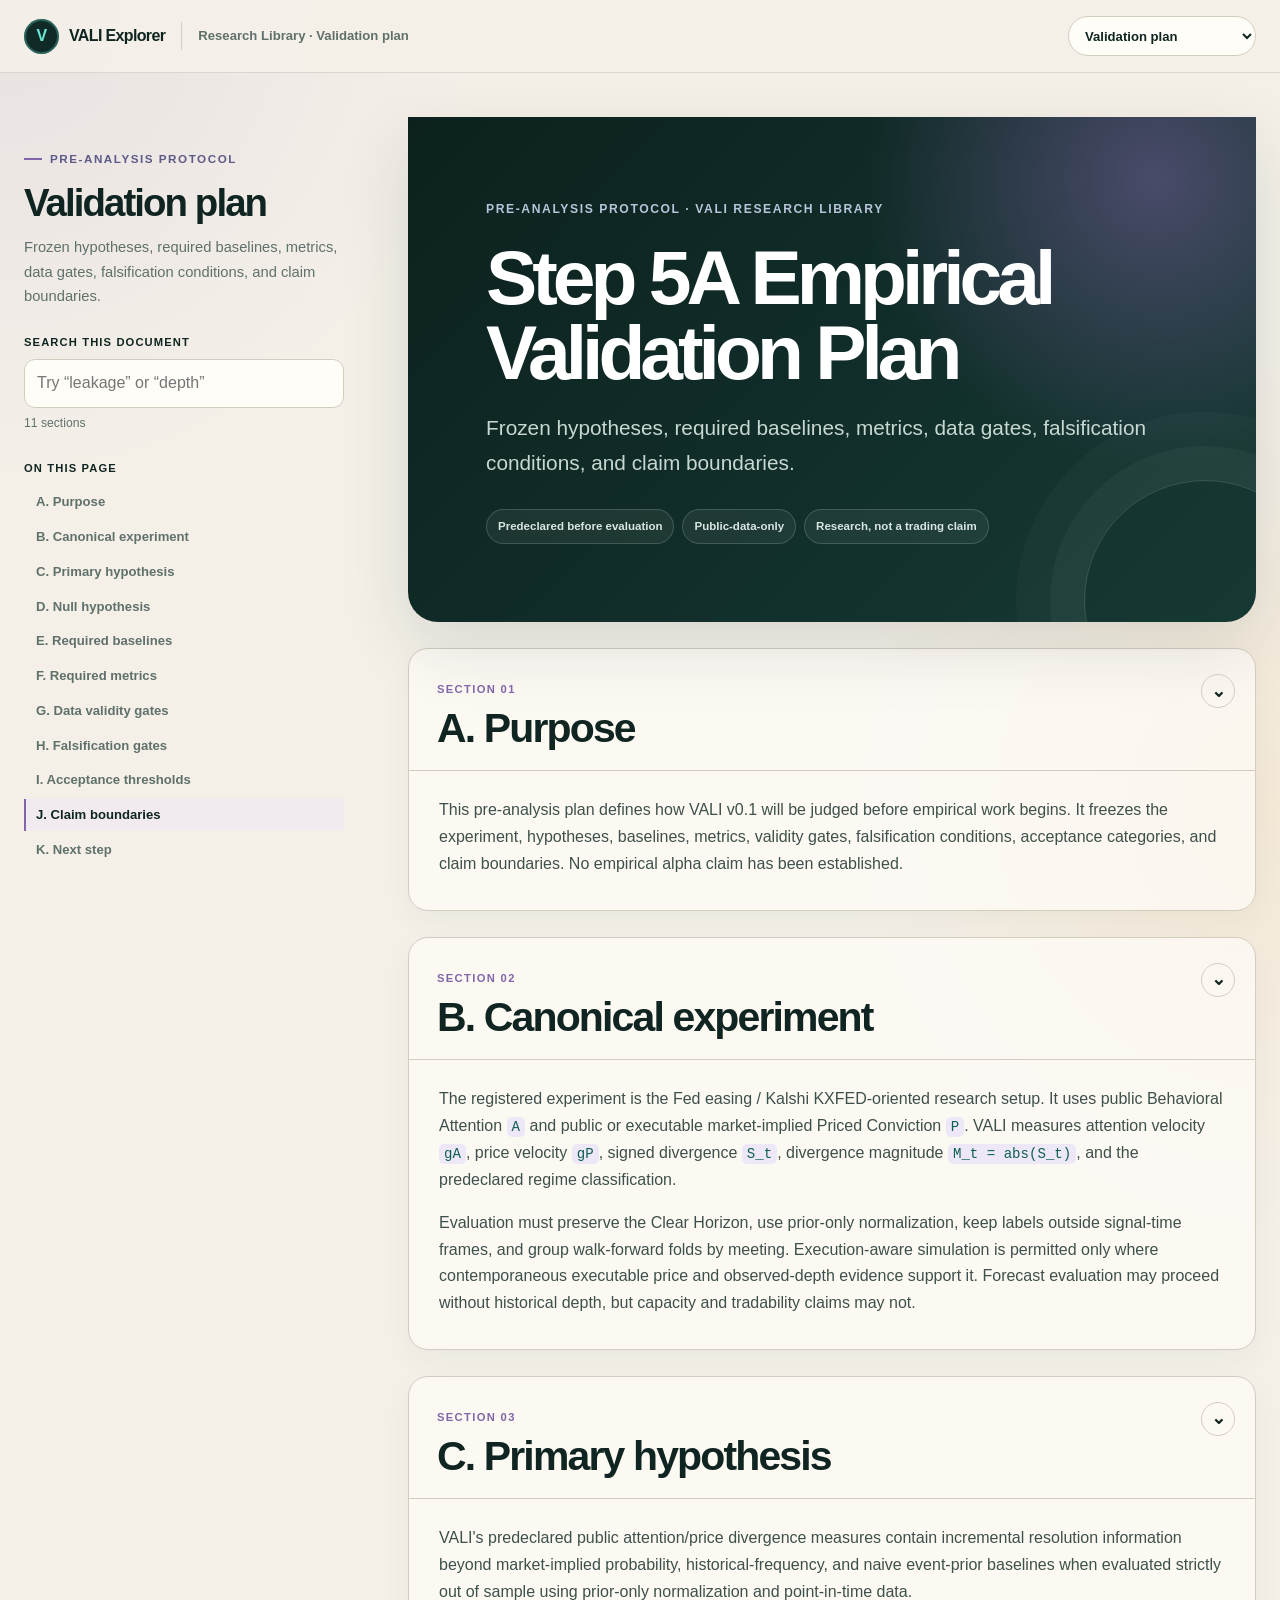
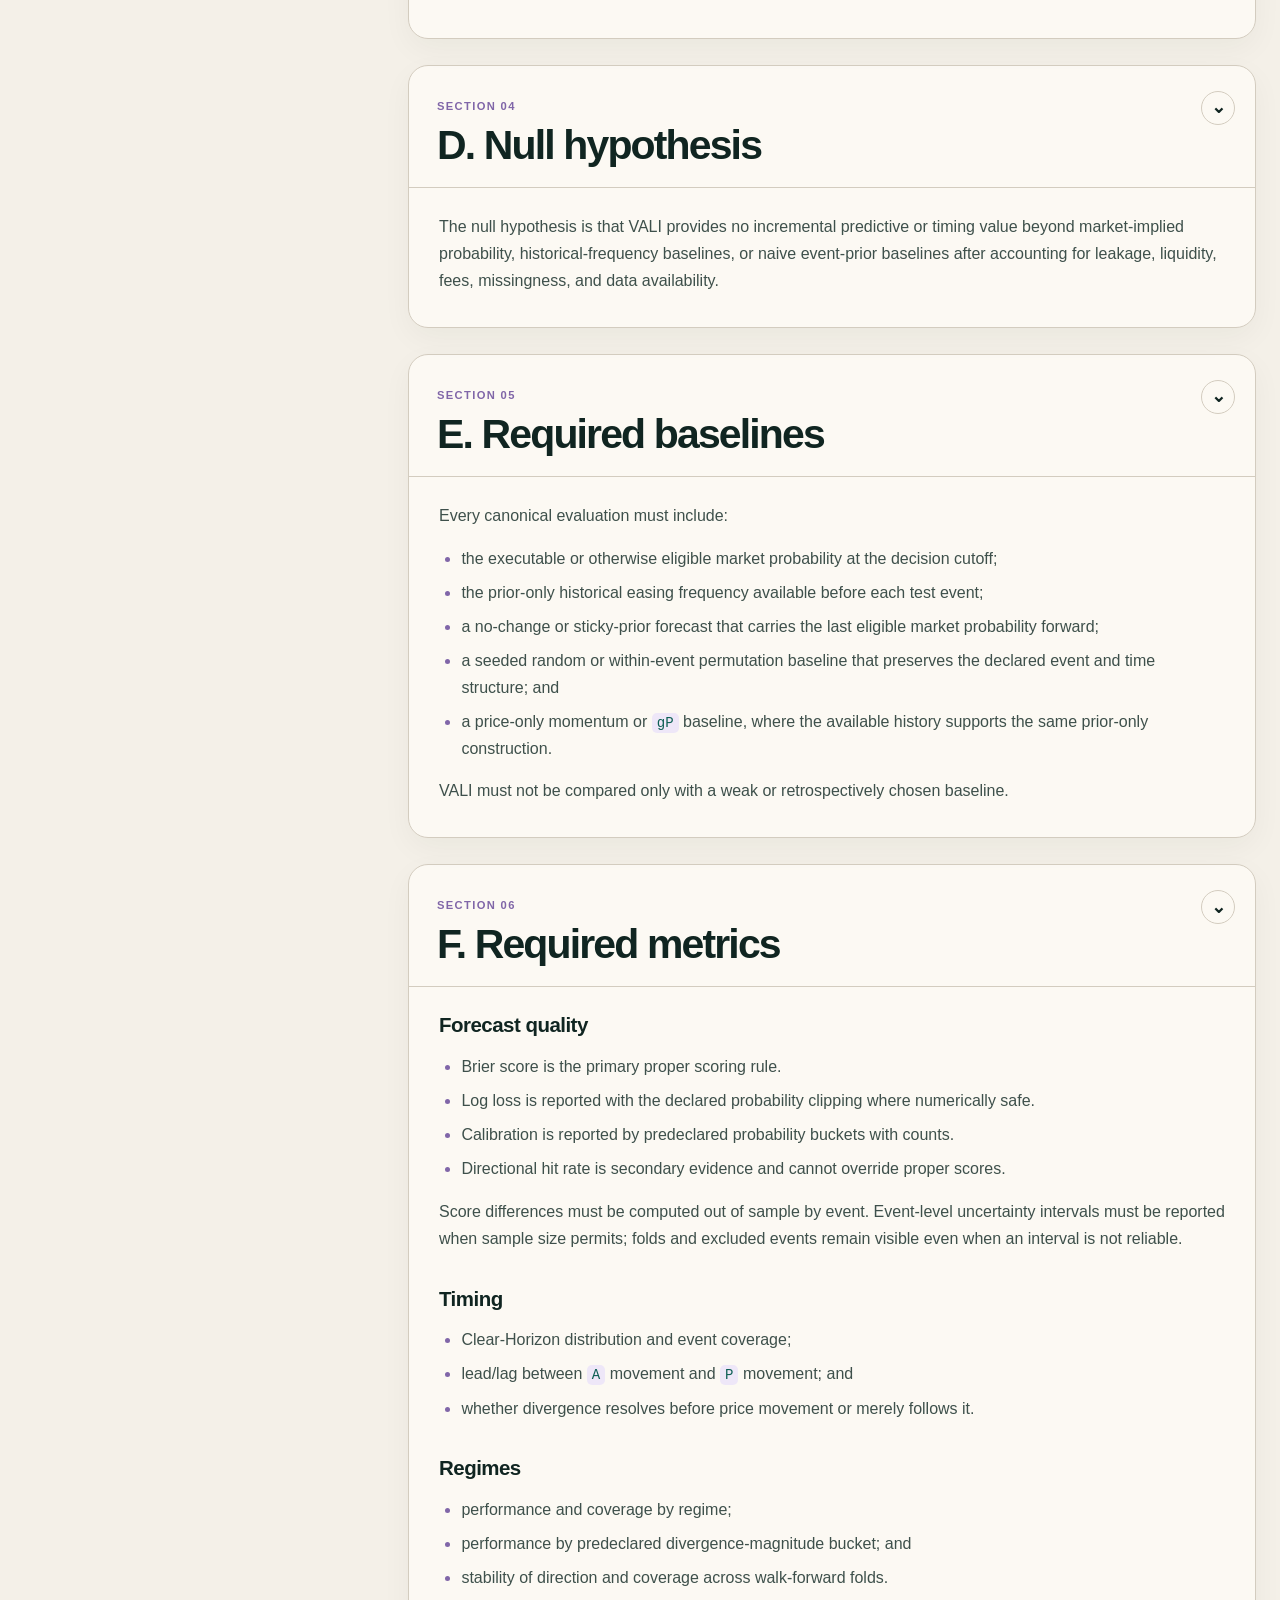
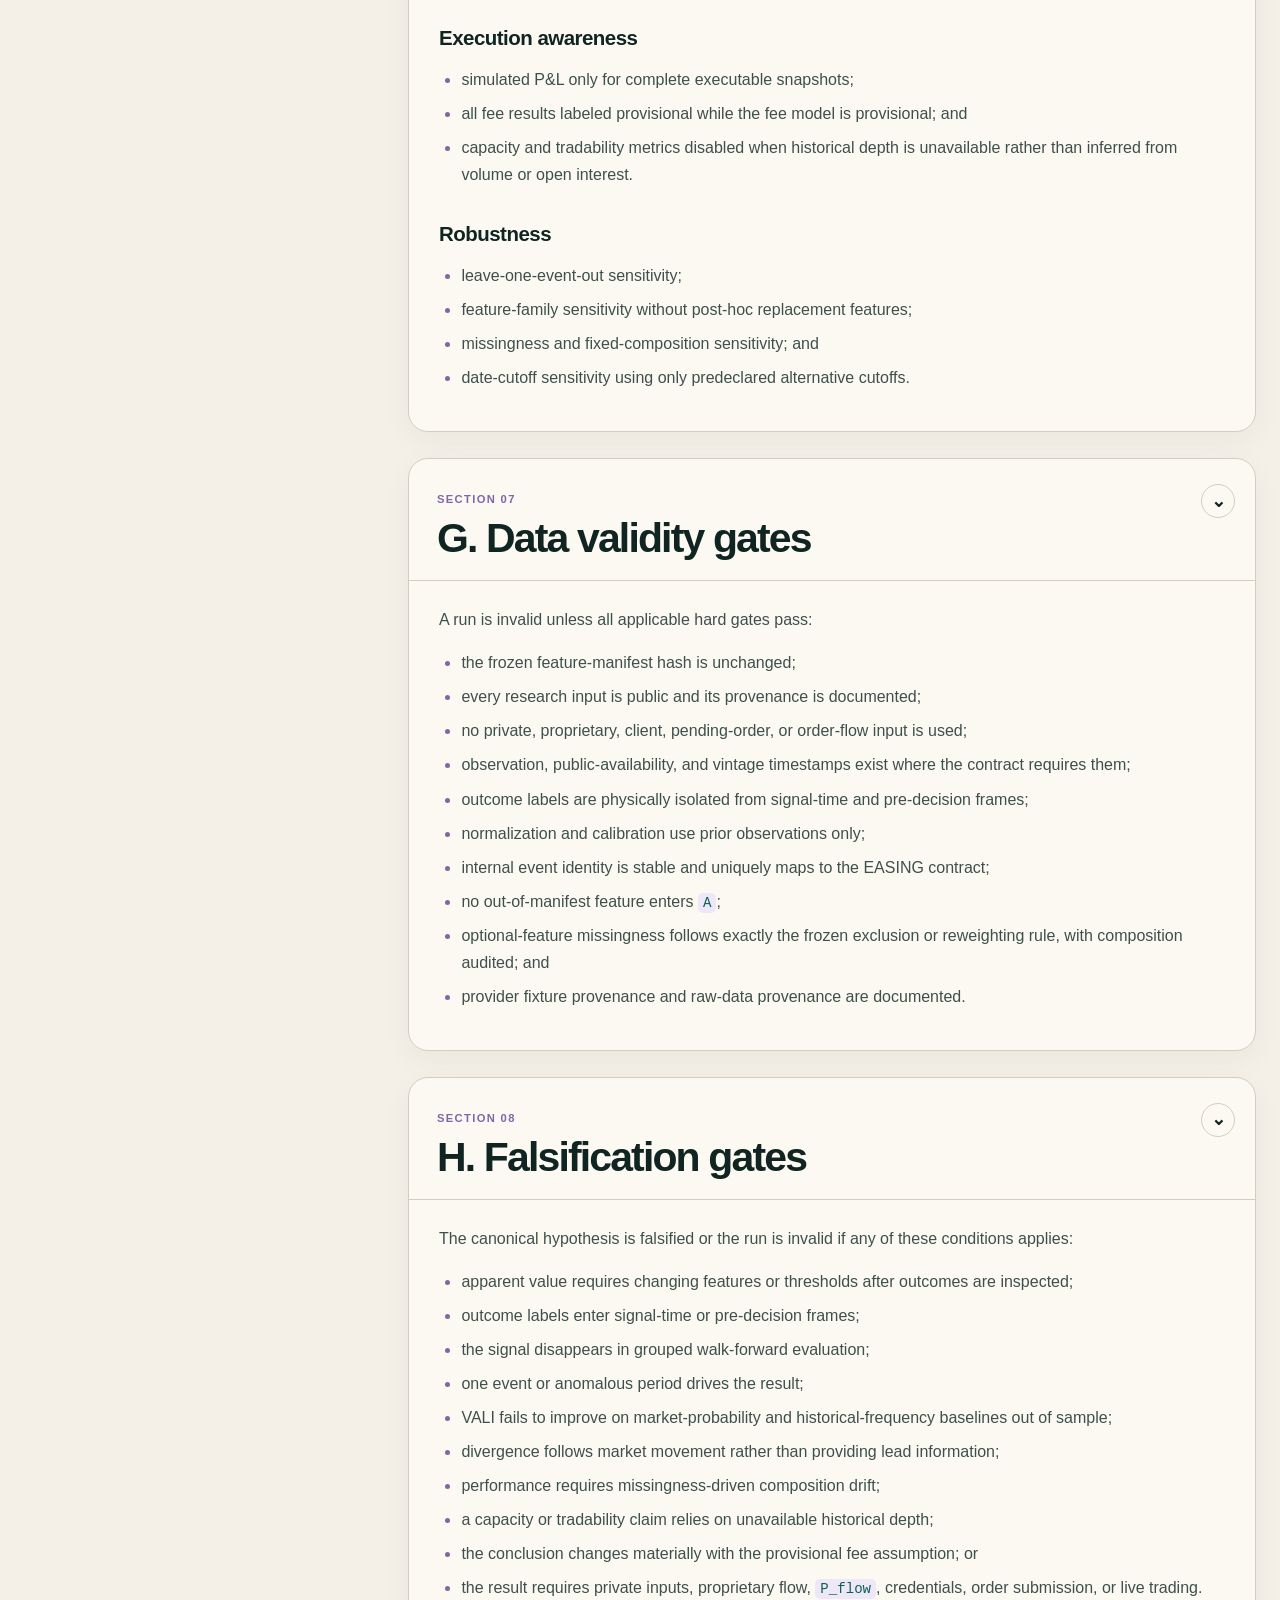
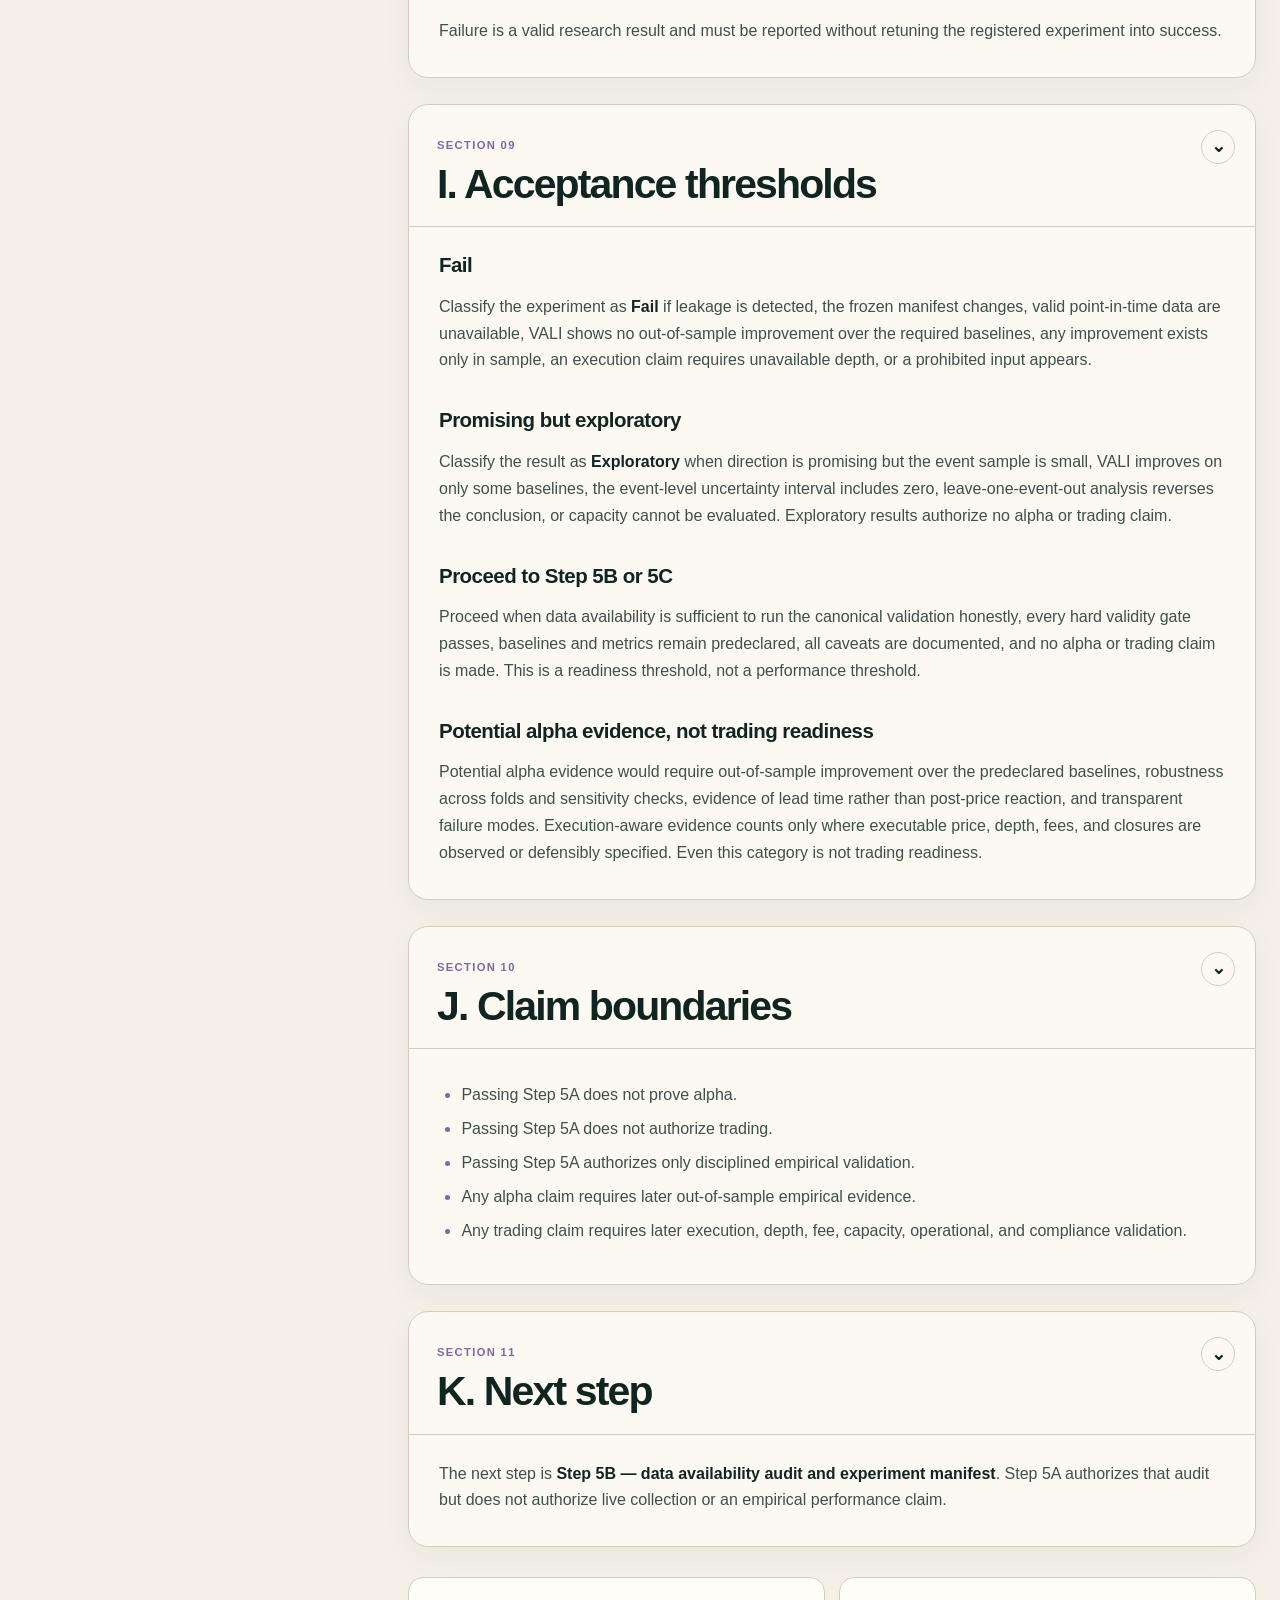
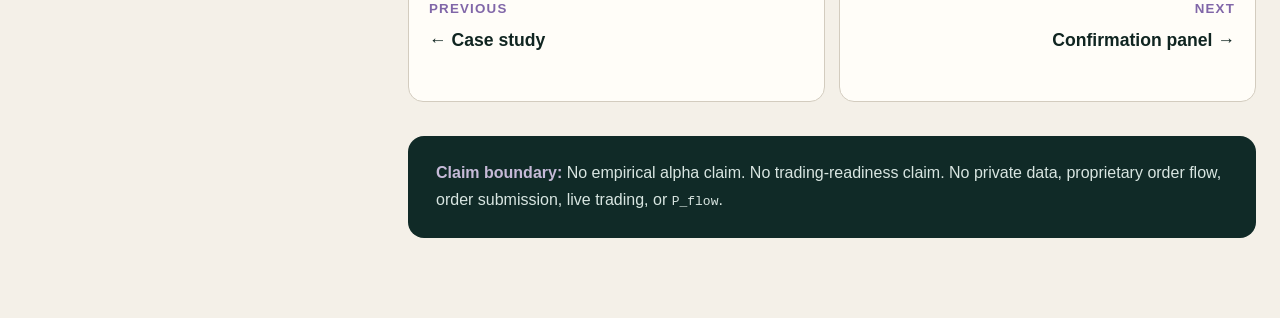
<file: docs/submission/EMPIRICAL_VALIDATION_PLAN.html>
<!doctype html>
<html lang="en">
<head>
  <meta charset="utf-8">
  <meta name="viewport" content="width=device-width, initial-scale=1">
  <meta name="description" content="Frozen hypotheses, required baselines, metrics, data gates, falsification conditions, and claim boundaries.">
  <title>Step 5A Empirical Validation Plan · VALI Research Library</title>
  <link rel="stylesheet" href="library.css">
</head>
<body style="--accent:#8066a8;--accent-soft:#eee7f8" data-page="validation-plan">
  <a class="skip-link" href="#document">Skip to document</a>
  <div class="reading-progress" aria-hidden="true"><span id="reading-progress"></span></div>
  <header class="topbar">
    <div class="topbar-inner">
      <a class="library-brand" href="VALI_EXPLORER.html"><span class="library-mark">V</span><span>VALI Explorer</span></a>
      <span class="topbar-divider" aria-hidden="true"></span>
      <span class="document-label">Research Library · Validation plan</span>
      <button class="toc-toggle" id="toc-toggle" type="button" aria-controls="doc-sidebar" aria-expanded="false">Contents</button>
      <label class="page-switcher-wrap"><span class="skip-link">Choose a library page</span><select class="page-switcher" id="page-switcher" aria-label="Choose a research library page"><option value="KALSHI_QUANT_RESEARCHER_CASE_STUDY.html">Case study</option><option value="EMPIRICAL_VALIDATION_PLAN.html" selected>Validation plan</option><option value="REGIME_CONFIRMATION_PANEL.html">Confirmation panel</option><option value="DATA_AVAILABILITY_AUDIT.html">Data audit</option><option value="ATTENTION_DATA_ACQUISITION_PROTOCOL.html">Attention protocol</option><option value="KALSHI_RECONSTRUCTION_LEDGER.html">Kalshi ledger</option><option value="FINAL_VALIDATION_REPORT.html">Validation report</option><option value="REVIEWER_GUIDE.html">Reviewer guide</option></select></label>
    </div>
  </header>
  <div class="page-shell">
    <aside class="doc-sidebar" id="doc-sidebar">
      <span class="doc-type">Pre-analysis protocol</span>
      <h2 class="sidebar-title">Validation plan</h2>
      <p class="sidebar-summary">Frozen hypotheses, required baselines, metrics, data gates, falsification conditions, and claim boundaries.</p>
      <label class="search-label" for="section-search">Search this document</label>
      <input class="section-search" id="section-search" type="search" placeholder="Try “leakage” or “depth”">
      <p class="search-result" id="search-result">11 sections</p>
      <p class="toc-heading">On this page</p>
      <nav class="toc" aria-label="Document sections"><a href="#a-purpose">A. Purpose</a><a href="#b-canonical-experiment">B. Canonical experiment</a><a href="#c-primary-hypothesis">C. Primary hypothesis</a><a href="#d-null-hypothesis">D. Null hypothesis</a><a href="#e-required-baselines">E. Required baselines</a><a href="#f-required-metrics">F. Required metrics</a><a href="#g-data-validity-gates">G. Data validity gates</a><a href="#h-falsification-gates">H. Falsification gates</a><a href="#i-acceptance-thresholds">I. Acceptance thresholds</a><a href="#j-claim-boundaries">J. Claim boundaries</a><a href="#k-next-step">K. Next step</a></nav>
      <div class="sidebar-actions">
        <button class="small-button" id="collapse-all" type="button">Collapse all</button>
        <a class="small-button" href="../operational/5A_EMPIRICAL_VALIDATION_PLAN.md">View source .md</a>
      </div>
    </aside>
    <main class="document" id="document">
      <header class="doc-hero">
        <span class="hero-kicker">Pre-analysis protocol · VALI Research Library</span>
        <h1>Step 5A Empirical Validation Plan</h1>
        <p>Frozen hypotheses, required baselines, metrics, data gates, falsification conditions, and claim boundaries.</p>
        <div class="hero-meta"><span class="meta-pill">Predeclared before evaluation</span><span class="meta-pill">Public-data-only</span><span class="meta-pill">Research, not a trading claim</span></div>
      </header>
      <section class="doc-section" id="a-purpose" data-doc-section><div class="section-heading"><span class="section-index">Section 01</span><h2>A. Purpose</h2><button class="section-toggle" type="button" aria-controls="a-purpose-body" aria-expanded="true" aria-label="Collapse A. Purpose" data-section-title="A. Purpose">⌄</button></div><div class="section-body" id="a-purpose-body">
<p>This pre-analysis plan defines how VALI v0.1 will be judged before empirical work begins. It freezes the experiment, hypotheses, baselines, metrics, validity gates, falsification conditions, acceptance categories, and claim boundaries. No empirical alpha claim has been established.</p>
</div></section>
<section class="doc-section" id="b-canonical-experiment" data-doc-section><div class="section-heading"><span class="section-index">Section 02</span><h2>B. Canonical experiment</h2><button class="section-toggle" type="button" aria-controls="b-canonical-experiment-body" aria-expanded="true" aria-label="Collapse B. Canonical experiment" data-section-title="B. Canonical experiment">⌄</button></div><div class="section-body" id="b-canonical-experiment-body">
<p>The registered experiment is the Fed easing / Kalshi KXFED-oriented research setup. It uses public Behavioral Attention <code>A</code> and public or executable market-implied Priced Conviction <code>P</code>. VALI measures attention velocity <code>gA</code>, price velocity <code>gP</code>, signed divergence <code>S_t</code>, divergence magnitude <code>M_t = abs(S_t)</code>, and the predeclared regime classification.</p>
<p>Evaluation must preserve the Clear Horizon, use prior-only normalization, keep labels outside signal-time frames, and group walk-forward folds by meeting. Execution-aware simulation is permitted only where contemporaneous executable price and observed-depth evidence support it. Forecast evaluation may proceed without historical depth, but capacity and tradability claims may not.</p>
</div></section>
<section class="doc-section" id="c-primary-hypothesis" data-doc-section><div class="section-heading"><span class="section-index">Section 03</span><h2>C. Primary hypothesis</h2><button class="section-toggle" type="button" aria-controls="c-primary-hypothesis-body" aria-expanded="true" aria-label="Collapse C. Primary hypothesis" data-section-title="C. Primary hypothesis">⌄</button></div><div class="section-body" id="c-primary-hypothesis-body">
<p>VALI's predeclared public attention/price divergence measures contain incremental resolution information beyond market-implied probability, historical-frequency, and naive event-prior baselines when evaluated strictly out of sample using prior-only normalization and point-in-time data.</p>
</div></section>
<section class="doc-section" id="d-null-hypothesis" data-doc-section><div class="section-heading"><span class="section-index">Section 04</span><h2>D. Null hypothesis</h2><button class="section-toggle" type="button" aria-controls="d-null-hypothesis-body" aria-expanded="true" aria-label="Collapse D. Null hypothesis" data-section-title="D. Null hypothesis">⌄</button></div><div class="section-body" id="d-null-hypothesis-body">
<p>The null hypothesis is that VALI provides no incremental predictive or timing value beyond market-implied probability, historical-frequency baselines, or naive event-prior baselines after accounting for leakage, liquidity, fees, missingness, and data availability.</p>
</div></section>
<section class="doc-section" id="e-required-baselines" data-doc-section><div class="section-heading"><span class="section-index">Section 05</span><h2>E. Required baselines</h2><button class="section-toggle" type="button" aria-controls="e-required-baselines-body" aria-expanded="true" aria-label="Collapse E. Required baselines" data-section-title="E. Required baselines">⌄</button></div><div class="section-body" id="e-required-baselines-body">
<p>Every canonical evaluation must include:</p>
<ul><li>the executable or otherwise eligible market probability at the decision cutoff;</li><li>the prior-only historical easing frequency available before each test event;</li><li>a no-change or sticky-prior forecast that carries the last eligible market probability forward;</li><li>a seeded random or within-event permutation baseline that preserves the declared event and time structure; and</li><li>a price-only momentum or <code>gP</code> baseline, where the available history supports the same prior-only construction.</li></ul>
<p>VALI must not be compared only with a weak or retrospectively chosen baseline.</p>
</div></section>
<section class="doc-section" id="f-required-metrics" data-doc-section><div class="section-heading"><span class="section-index">Section 06</span><h2>F. Required metrics</h2><button class="section-toggle" type="button" aria-controls="f-required-metrics-body" aria-expanded="true" aria-label="Collapse F. Required metrics" data-section-title="F. Required metrics">⌄</button></div><div class="section-body" id="f-required-metrics-body">
<h3>Forecast quality</h3>
<ul><li>Brier score is the primary proper scoring rule.</li><li>Log loss is reported with the declared probability clipping where numerically safe.</li><li>Calibration is reported by predeclared probability buckets with counts.</li><li>Directional hit rate is secondary evidence and cannot override proper scores.</li></ul>
<p>Score differences must be computed out of sample by event. Event-level uncertainty intervals must be reported when sample size permits; folds and excluded events remain visible even when an interval is not reliable.</p>
<h3>Timing</h3>
<ul><li>Clear-Horizon distribution and event coverage;</li><li>lead/lag between <code>A</code> movement and <code>P</code> movement; and</li><li>whether divergence resolves before price movement or merely follows it.</li></ul>
<h3>Regimes</h3>
<ul><li>performance and coverage by regime;</li><li>performance by predeclared divergence-magnitude bucket; and</li><li>stability of direction and coverage across walk-forward folds.</li></ul>
<h3>Execution awareness</h3>
<ul><li>simulated P&amp;L only for complete executable snapshots;</li><li>all fee results labeled provisional while the fee model is provisional; and</li><li>capacity and tradability metrics disabled when historical depth is unavailable rather than inferred from volume or open interest.</li></ul>
<h3>Robustness</h3>
<ul><li>leave-one-event-out sensitivity;</li><li>feature-family sensitivity without post-hoc replacement features;</li><li>missingness and fixed-composition sensitivity; and</li><li>date-cutoff sensitivity using only predeclared alternative cutoffs.</li></ul>
</div></section>
<section class="doc-section" id="g-data-validity-gates" data-doc-section><div class="section-heading"><span class="section-index">Section 07</span><h2>G. Data validity gates</h2><button class="section-toggle" type="button" aria-controls="g-data-validity-gates-body" aria-expanded="true" aria-label="Collapse G. Data validity gates" data-section-title="G. Data validity gates">⌄</button></div><div class="section-body" id="g-data-validity-gates-body">
<p>A run is invalid unless all applicable hard gates pass:</p>
<ul><li>the frozen feature-manifest hash is unchanged;</li><li>every research input is public and its provenance is documented;</li><li>no private, proprietary, client, pending-order, or order-flow input is used;</li><li>observation, public-availability, and vintage timestamps exist where the contract requires them;</li><li>outcome labels are physically isolated from signal-time and pre-decision frames;</li><li>normalization and calibration use prior observations only;</li><li>internal event identity is stable and uniquely maps to the EASING contract;</li><li>no out-of-manifest feature enters <code>A</code>;</li><li>optional-feature missingness follows exactly the frozen exclusion or reweighting rule, with composition audited; and</li><li>provider fixture provenance and raw-data provenance are documented.</li></ul>
</div></section>
<section class="doc-section" id="h-falsification-gates" data-doc-section><div class="section-heading"><span class="section-index">Section 08</span><h2>H. Falsification gates</h2><button class="section-toggle" type="button" aria-controls="h-falsification-gates-body" aria-expanded="true" aria-label="Collapse H. Falsification gates" data-section-title="H. Falsification gates">⌄</button></div><div class="section-body" id="h-falsification-gates-body">
<p>The canonical hypothesis is falsified or the run is invalid if any of these conditions applies:</p>
<ul><li>apparent value requires changing features or thresholds after outcomes are inspected;</li><li>outcome labels enter signal-time or pre-decision frames;</li><li>the signal disappears in grouped walk-forward evaluation;</li><li>one event or anomalous period drives the result;</li><li>VALI fails to improve on market-probability and historical-frequency baselines out of sample;</li><li>divergence follows market movement rather than providing lead information;</li><li>performance requires missingness-driven composition drift;</li><li>a capacity or tradability claim relies on unavailable historical depth;</li><li>the conclusion changes materially with the provisional fee assumption; or</li><li>the result requires private inputs, proprietary flow, <code>P_flow</code>, credentials, order submission, or live trading.</li></ul>
<p>Failure is a valid research result and must be reported without retuning the registered experiment into success.</p>
</div></section>
<section class="doc-section" id="i-acceptance-thresholds" data-doc-section><div class="section-heading"><span class="section-index">Section 09</span><h2>I. Acceptance thresholds</h2><button class="section-toggle" type="button" aria-controls="i-acceptance-thresholds-body" aria-expanded="true" aria-label="Collapse I. Acceptance thresholds" data-section-title="I. Acceptance thresholds">⌄</button></div><div class="section-body" id="i-acceptance-thresholds-body">
<h3>Fail</h3>
<p>Classify the experiment as <strong>Fail</strong> if leakage is detected, the frozen manifest changes, valid point-in-time data are unavailable, VALI shows no out-of-sample improvement over the required baselines, any improvement exists only in sample, an execution claim requires unavailable depth, or a prohibited input appears.</p>
<h3>Promising but exploratory</h3>
<p>Classify the result as <strong>Exploratory</strong> when direction is promising but the event sample is small, VALI improves on only some baselines, the event-level uncertainty interval includes zero, leave-one-event-out analysis reverses the conclusion, or capacity cannot be evaluated. Exploratory results authorize no alpha or trading claim.</p>
<h3>Proceed to Step 5B or 5C</h3>
<p>Proceed when data availability is sufficient to run the canonical validation honestly, every hard validity gate passes, baselines and metrics remain predeclared, all caveats are documented, and no alpha or trading claim is made. This is a readiness threshold, not a performance threshold.</p>
<h3>Potential alpha evidence, not trading readiness</h3>
<p>Potential alpha evidence would require out-of-sample improvement over the predeclared baselines, robustness across folds and sensitivity checks, evidence of lead time rather than post-price reaction, and transparent failure modes. Execution-aware evidence counts only where executable price, depth, fees, and closures are observed or defensibly specified. Even this category is not trading readiness.</p>
</div></section>
<section class="doc-section" id="j-claim-boundaries" data-doc-section><div class="section-heading"><span class="section-index">Section 10</span><h2>J. Claim boundaries</h2><button class="section-toggle" type="button" aria-controls="j-claim-boundaries-body" aria-expanded="true" aria-label="Collapse J. Claim boundaries" data-section-title="J. Claim boundaries">⌄</button></div><div class="section-body" id="j-claim-boundaries-body">
<ul><li>Passing Step 5A does not prove alpha.</li><li>Passing Step 5A does not authorize trading.</li><li>Passing Step 5A authorizes only disciplined empirical validation.</li><li>Any alpha claim requires later out-of-sample empirical evidence.</li><li>Any trading claim requires later execution, depth, fee, capacity, operational, and compliance validation.</li></ul>
</div></section>
<section class="doc-section" id="k-next-step" data-doc-section><div class="section-heading"><span class="section-index">Section 11</span><h2>K. Next step</h2><button class="section-toggle" type="button" aria-controls="k-next-step-body" aria-expanded="true" aria-label="Collapse K. Next step" data-section-title="K. Next step">⌄</button></div><div class="section-body" id="k-next-step-body">
<p>The next step is <strong>Step 5B — data availability audit and experiment manifest</strong>. Step 5A authorizes that audit but does not authorize live collection or an empirical performance claim.</p>
</div></section>
      <nav class="page-neighbors" aria-label="Adjacent library pages">
        <a class="neighbor previous" href="KALSHI_QUANT_RESEARCHER_CASE_STUDY.html"><small>Previous</small><b>← Case study</b></a>
        <a class="neighbor next" href="REGIME_CONFIRMATION_PANEL.html"><small>Next</small><b>Confirmation panel →</b></a>
      </nav>
      <footer class="claim-footer"><p><strong>Claim boundary:</strong> No empirical alpha claim. No trading-readiness claim. No private data, proprietary order flow, order submission, live trading, or <code>P_flow</code>.</p></footer>
    </main>
  </div>
  <noscript><style>.doc-sidebar{display:block!important;position:static;max-height:none}.section-body[hidden]{display:block!important}</style></noscript>
  <script src="library.js" defer></script>
</body>
</html>
</file>
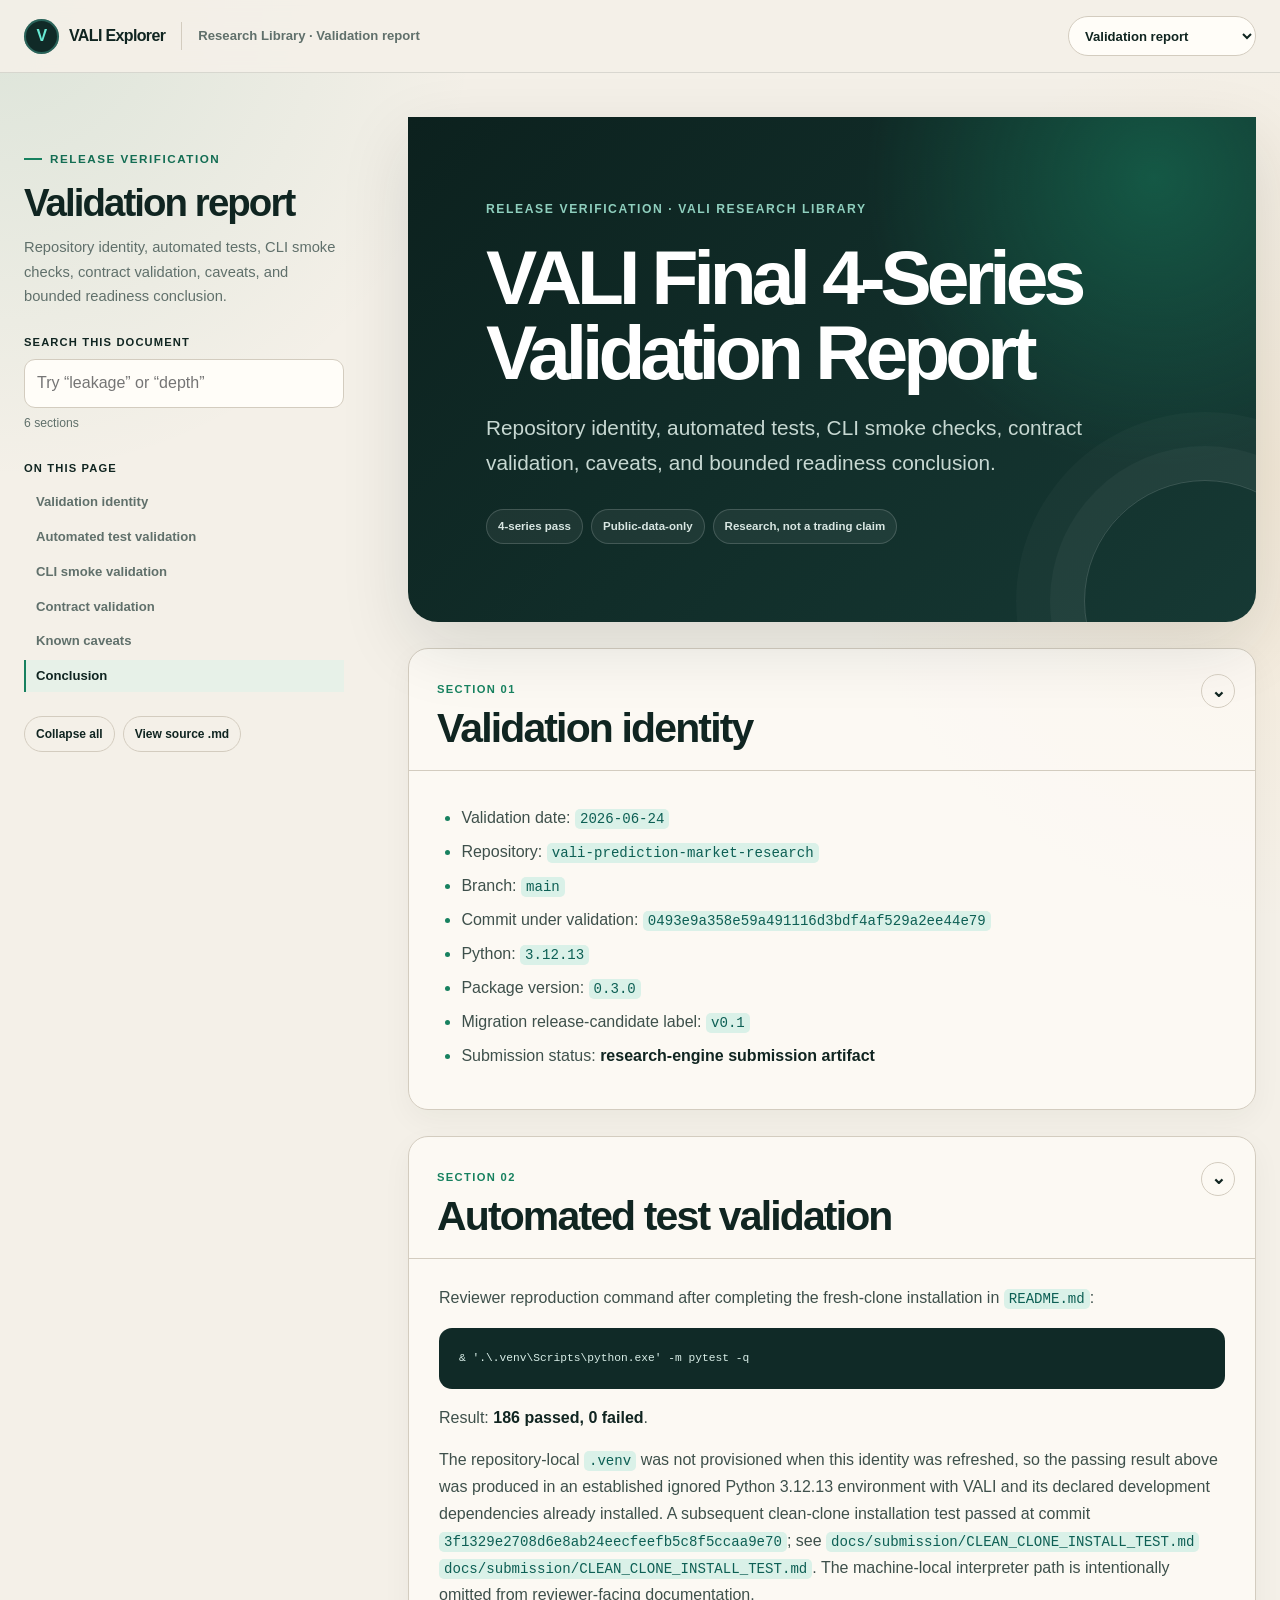
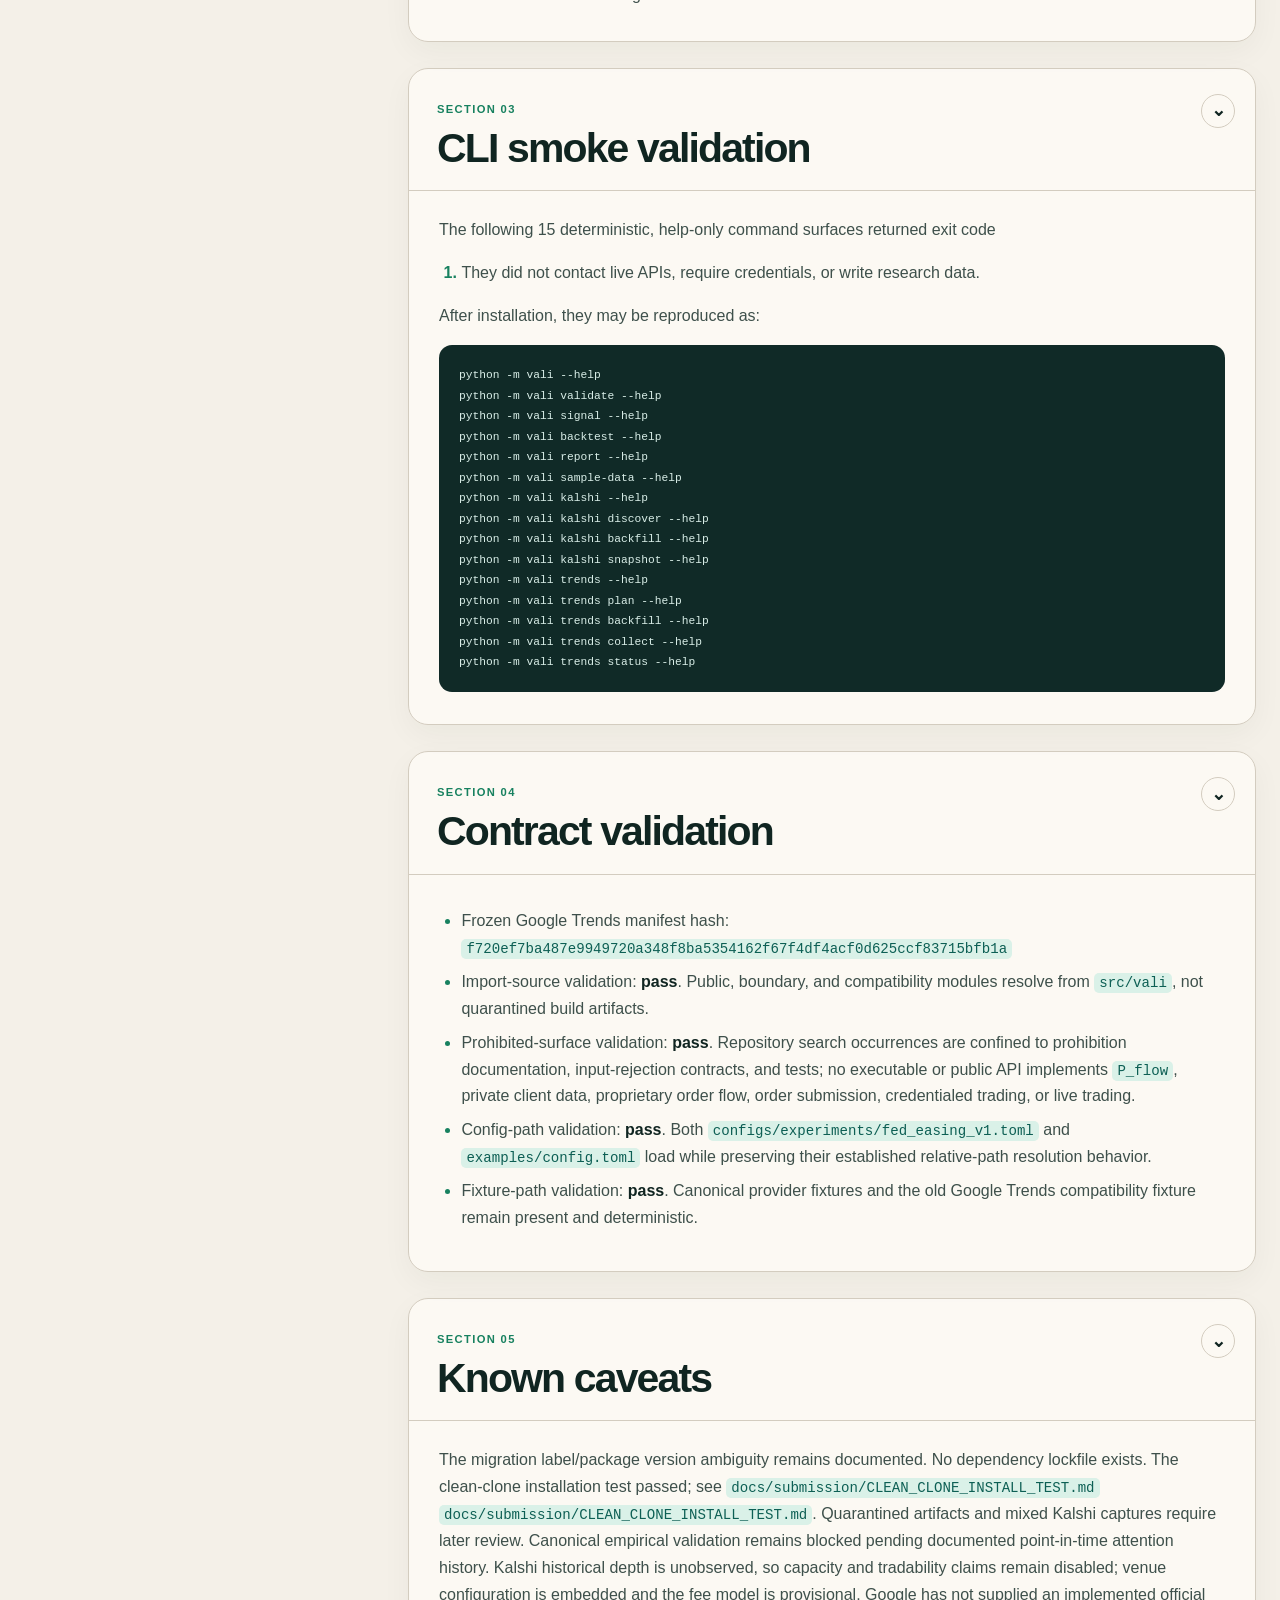
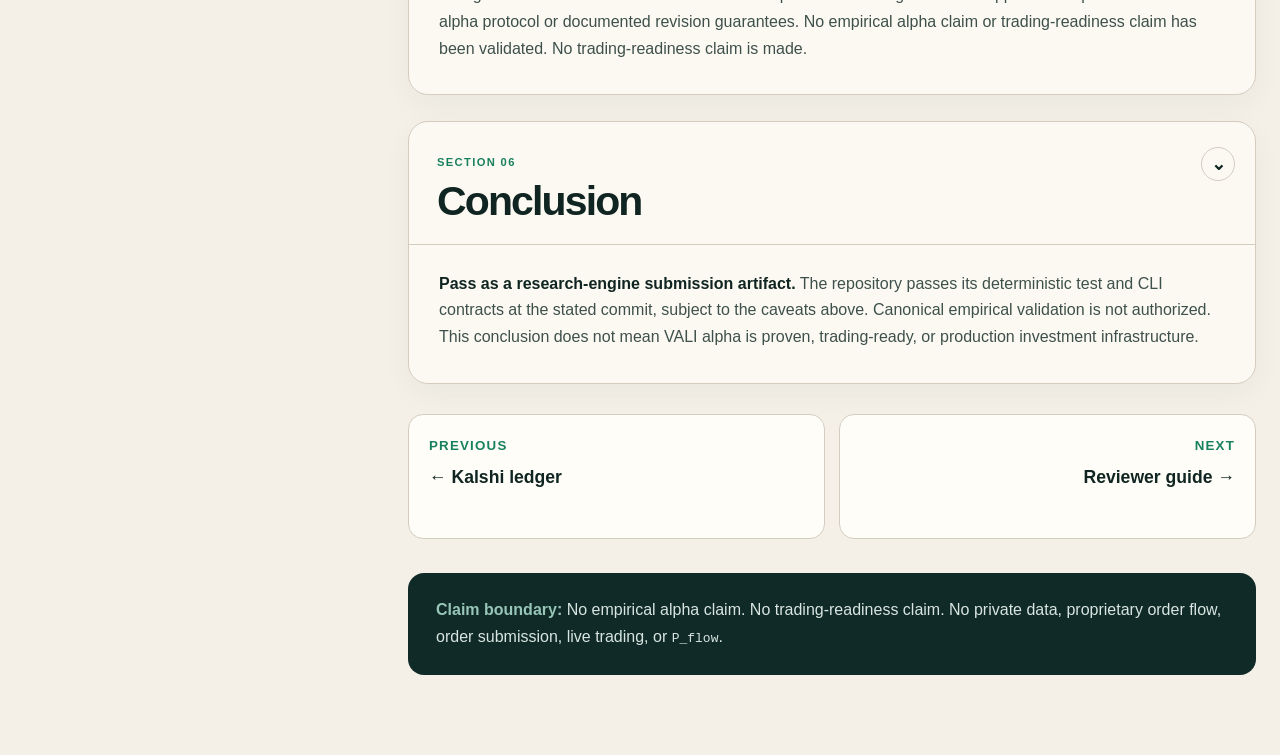
<file: docs/submission/FINAL_VALIDATION_REPORT.html>
<!doctype html>
<html lang="en">
<head>
  <meta charset="utf-8">
  <meta name="viewport" content="width=device-width, initial-scale=1">
  <meta name="description" content="Repository identity, automated tests, CLI smoke checks, contract validation, caveats, and bounded readiness conclusion.">
  <title>VALI Final 4-Series Validation Report · VALI Research Library</title>
  <link rel="stylesheet" href="library.css">
</head>
<body style="--accent:#17815f;--accent-soft:#daf1e8" data-page="final-validation">
  <a class="skip-link" href="#document">Skip to document</a>
  <div class="reading-progress" aria-hidden="true"><span id="reading-progress"></span></div>
  <header class="topbar">
    <div class="topbar-inner">
      <a class="library-brand" href="VALI_EXPLORER.html"><span class="library-mark">V</span><span>VALI Explorer</span></a>
      <span class="topbar-divider" aria-hidden="true"></span>
      <span class="document-label">Research Library · Validation report</span>
      <button class="toc-toggle" id="toc-toggle" type="button" aria-controls="doc-sidebar" aria-expanded="false">Contents</button>
      <label class="page-switcher-wrap"><span class="skip-link">Choose a library page</span><select class="page-switcher" id="page-switcher" aria-label="Choose a research library page"><option value="KALSHI_QUANT_RESEARCHER_CASE_STUDY.html">Case study</option><option value="EMPIRICAL_VALIDATION_PLAN.html">Validation plan</option><option value="REGIME_CONFIRMATION_PANEL.html">Confirmation panel</option><option value="DATA_AVAILABILITY_AUDIT.html">Data audit</option><option value="ATTENTION_DATA_ACQUISITION_PROTOCOL.html">Attention protocol</option><option value="KALSHI_RECONSTRUCTION_LEDGER.html">Kalshi ledger</option><option value="FINAL_VALIDATION_REPORT.html" selected>Validation report</option><option value="REVIEWER_GUIDE.html">Reviewer guide</option></select></label>
    </div>
  </header>
  <div class="page-shell">
    <aside class="doc-sidebar" id="doc-sidebar">
      <span class="doc-type">Release verification</span>
      <h2 class="sidebar-title">Validation report</h2>
      <p class="sidebar-summary">Repository identity, automated tests, CLI smoke checks, contract validation, caveats, and bounded readiness conclusion.</p>
      <label class="search-label" for="section-search">Search this document</label>
      <input class="section-search" id="section-search" type="search" placeholder="Try “leakage” or “depth”">
      <p class="search-result" id="search-result">6 sections</p>
      <p class="toc-heading">On this page</p>
      <nav class="toc" aria-label="Document sections"><a href="#validation-identity">Validation identity</a><a href="#automated-test-validation">Automated test validation</a><a href="#cli-smoke-validation">CLI smoke validation</a><a href="#contract-validation">Contract validation</a><a href="#known-caveats">Known caveats</a><a href="#conclusion">Conclusion</a></nav>
      <div class="sidebar-actions">
        <button class="small-button" id="collapse-all" type="button">Collapse all</button>
        <a class="small-button" href="../../FINAL_VALIDATION_REPORT.md">View source .md</a>
      </div>
    </aside>
    <main class="document" id="document">
      <header class="doc-hero">
        <span class="hero-kicker">Release verification · VALI Research Library</span>
        <h1>VALI Final 4-Series Validation Report</h1>
        <p>Repository identity, automated tests, CLI smoke checks, contract validation, caveats, and bounded readiness conclusion.</p>
        <div class="hero-meta"><span class="meta-pill">4-series pass</span><span class="meta-pill">Public-data-only</span><span class="meta-pill">Research, not a trading claim</span></div>
      </header>
      <section class="doc-section" id="validation-identity" data-doc-section><div class="section-heading"><span class="section-index">Section 01</span><h2>Validation identity</h2><button class="section-toggle" type="button" aria-controls="validation-identity-body" aria-expanded="true" aria-label="Collapse Validation identity" data-section-title="Validation identity">⌄</button></div><div class="section-body" id="validation-identity-body">
<ul><li>Validation date: <code>2026-06-24</code></li><li>Repository: <code>vali-prediction-market-research</code></li><li>Branch: <code>main</code></li><li>Commit under validation: <code>0493e9a358e59a491116d3bdf4af529a2ee44e79</code></li><li>Python: <code>3.12.13</code></li><li>Package version: <code>0.3.0</code></li><li>Migration release-candidate label: <code>v0.1</code></li><li>Submission status: <strong>research-engine submission artifact</strong></li></ul>
</div></section>
<section class="doc-section" id="automated-test-validation" data-doc-section><div class="section-heading"><span class="section-index">Section 02</span><h2>Automated test validation</h2><button class="section-toggle" type="button" aria-controls="automated-test-validation-body" aria-expanded="true" aria-label="Collapse Automated test validation" data-section-title="Automated test validation">⌄</button></div><div class="section-body" id="automated-test-validation-body">
<p>Reviewer reproduction command after completing the fresh-clone installation in <code>README.md</code>:</p>
<pre><code class="language-powershell">&amp; &#x27;.\.venv\Scripts\python.exe&#x27; -m pytest -q</code></pre>
<p>Result: <strong>186 passed, 0 failed</strong>.</p>
<p>The repository-local <code>.venv</code> was not provisioned when this identity was refreshed, so the passing result above was produced in an established ignored Python 3.12.13 environment with VALI and its declared development dependencies already installed. A subsequent clean-clone installation test passed at commit <code>3f1329e2708d6e8ab24eecfeefb5c8f5ccaa9e70</code>; see <span class="md-reference"><code>docs/submission/CLEAN_CLONE_INSTALL_TEST.md</code> <code>docs/submission/CLEAN_CLONE_INSTALL_TEST.md</code></span>. The machine-local interpreter path is intentionally omitted from reviewer-facing documentation.</p>
</div></section>
<section class="doc-section" id="cli-smoke-validation" data-doc-section><div class="section-heading"><span class="section-index">Section 03</span><h2>CLI smoke validation</h2><button class="section-toggle" type="button" aria-controls="cli-smoke-validation-body" aria-expanded="true" aria-label="Collapse CLI smoke validation" data-section-title="CLI smoke validation">⌄</button></div><div class="section-body" id="cli-smoke-validation-body">
<p>The following 15 deterministic, help-only command surfaces returned exit code</p>
<ol><li>They did not contact live APIs, require credentials, or write research data.</li></ol>
<p>After installation, they may be reproduced as:</p>
<pre><code class="language-powershell">python -m vali --help
python -m vali validate --help
python -m vali signal --help
python -m vali backtest --help
python -m vali report --help
python -m vali sample-data --help
python -m vali kalshi --help
python -m vali kalshi discover --help
python -m vali kalshi backfill --help
python -m vali kalshi snapshot --help
python -m vali trends --help
python -m vali trends plan --help
python -m vali trends backfill --help
python -m vali trends collect --help
python -m vali trends status --help</code></pre>
</div></section>
<section class="doc-section" id="contract-validation" data-doc-section><div class="section-heading"><span class="section-index">Section 04</span><h2>Contract validation</h2><button class="section-toggle" type="button" aria-controls="contract-validation-body" aria-expanded="true" aria-label="Collapse Contract validation" data-section-title="Contract validation">⌄</button></div><div class="section-body" id="contract-validation-body">
<ul><li>Frozen Google Trends manifest hash: <code>f720ef7ba487e9949720a348f8ba5354162f67f4df4acf0d625ccf83715bfb1a</code></li><li>Import-source validation: <strong>pass</strong>. Public, boundary, and compatibility modules resolve from <code>src/vali</code>, not quarantined build artifacts.</li><li>Prohibited-surface validation: <strong>pass</strong>. Repository search occurrences are confined to prohibition documentation, input-rejection contracts, and tests; no executable or public API implements <code>P_flow</code>, private client data, proprietary order flow, order submission, credentialed trading, or live trading.</li><li>Config-path validation: <strong>pass</strong>. Both <code>configs/experiments/fed_easing_v1.toml</code> and <code>examples/config.toml</code> load while preserving their established relative-path resolution behavior.</li><li>Fixture-path validation: <strong>pass</strong>. Canonical provider fixtures and the old Google Trends compatibility fixture remain present and deterministic.</li></ul>
</div></section>
<section class="doc-section" id="known-caveats" data-doc-section><div class="section-heading"><span class="section-index">Section 05</span><h2>Known caveats</h2><button class="section-toggle" type="button" aria-controls="known-caveats-body" aria-expanded="true" aria-label="Collapse Known caveats" data-section-title="Known caveats">⌄</button></div><div class="section-body" id="known-caveats-body">
<p>The migration label/package version ambiguity remains documented. No dependency lockfile exists. The clean-clone installation test passed; see <span class="md-reference"><code>docs/submission/CLEAN_CLONE_INSTALL_TEST.md</code> <code>docs/submission/CLEAN_CLONE_INSTALL_TEST.md</code></span>. Quarantined artifacts and mixed Kalshi captures require later review. Canonical empirical validation remains blocked pending documented point-in-time attention history. Kalshi historical depth is unobserved, so capacity and tradability claims remain disabled; venue configuration is embedded and the fee model is provisional. Google has not supplied an implemented official alpha protocol or documented revision guarantees. No empirical alpha claim or trading-readiness claim has been validated. No trading-readiness claim is made.</p>
</div></section>
<section class="doc-section" id="conclusion" data-doc-section><div class="section-heading"><span class="section-index">Section 06</span><h2>Conclusion</h2><button class="section-toggle" type="button" aria-controls="conclusion-body" aria-expanded="true" aria-label="Collapse Conclusion" data-section-title="Conclusion">⌄</button></div><div class="section-body" id="conclusion-body">
<p><strong>Pass as a research-engine submission artifact.</strong> The repository passes its deterministic test and CLI contracts at the stated commit, subject to the caveats above. Canonical empirical validation is not authorized. This conclusion does not mean VALI alpha is proven, trading-ready, or production investment infrastructure.</p>
</div></section>
      <nav class="page-neighbors" aria-label="Adjacent library pages">
        <a class="neighbor previous" href="KALSHI_RECONSTRUCTION_LEDGER.html"><small>Previous</small><b>← Kalshi ledger</b></a>
        <a class="neighbor next" href="REVIEWER_GUIDE.html"><small>Next</small><b>Reviewer guide →</b></a>
      </nav>
      <footer class="claim-footer"><p><strong>Claim boundary:</strong> No empirical alpha claim. No trading-readiness claim. No private data, proprietary order flow, order submission, live trading, or <code>P_flow</code>.</p></footer>
    </main>
  </div>
  <noscript><style>.doc-sidebar{display:block!important;position:static;max-height:none}.section-body[hidden]{display:block!important}</style></noscript>
  <script src="library.js" defer></script>
</body>
</html>
</file>
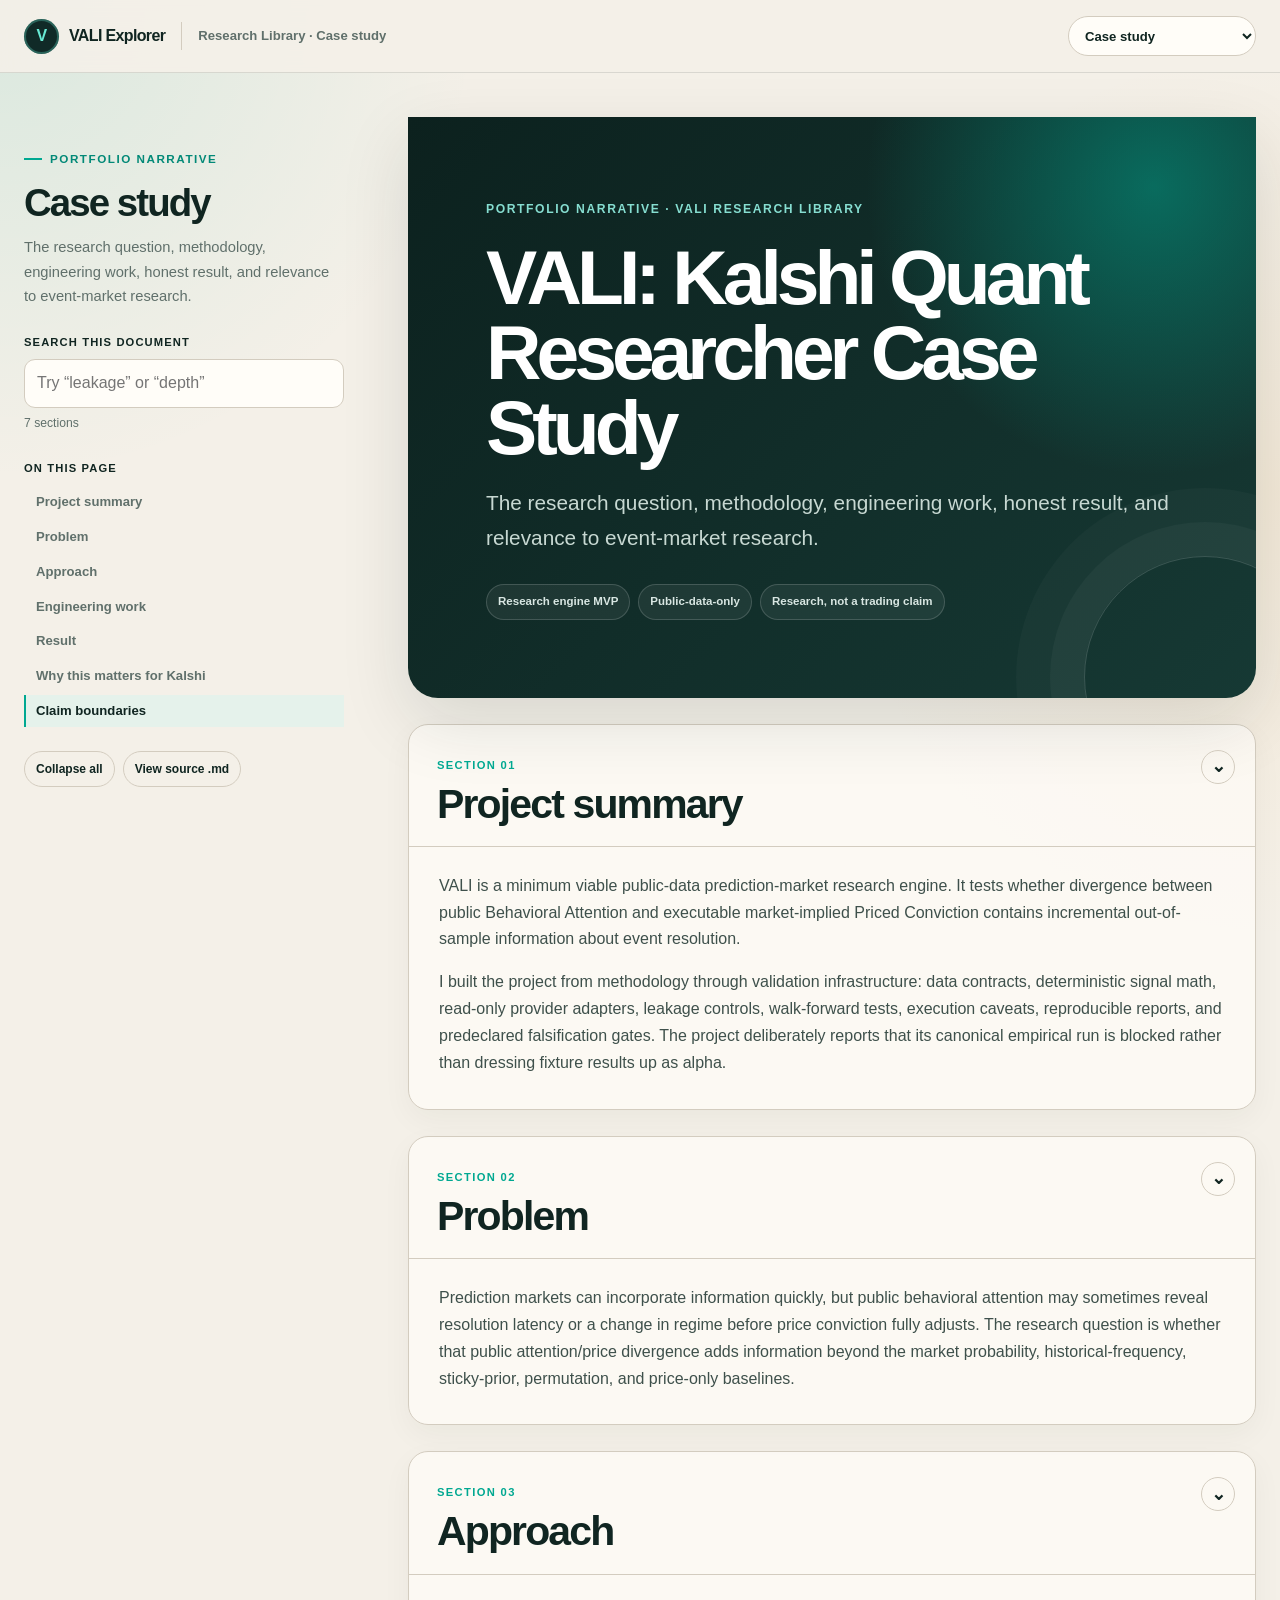
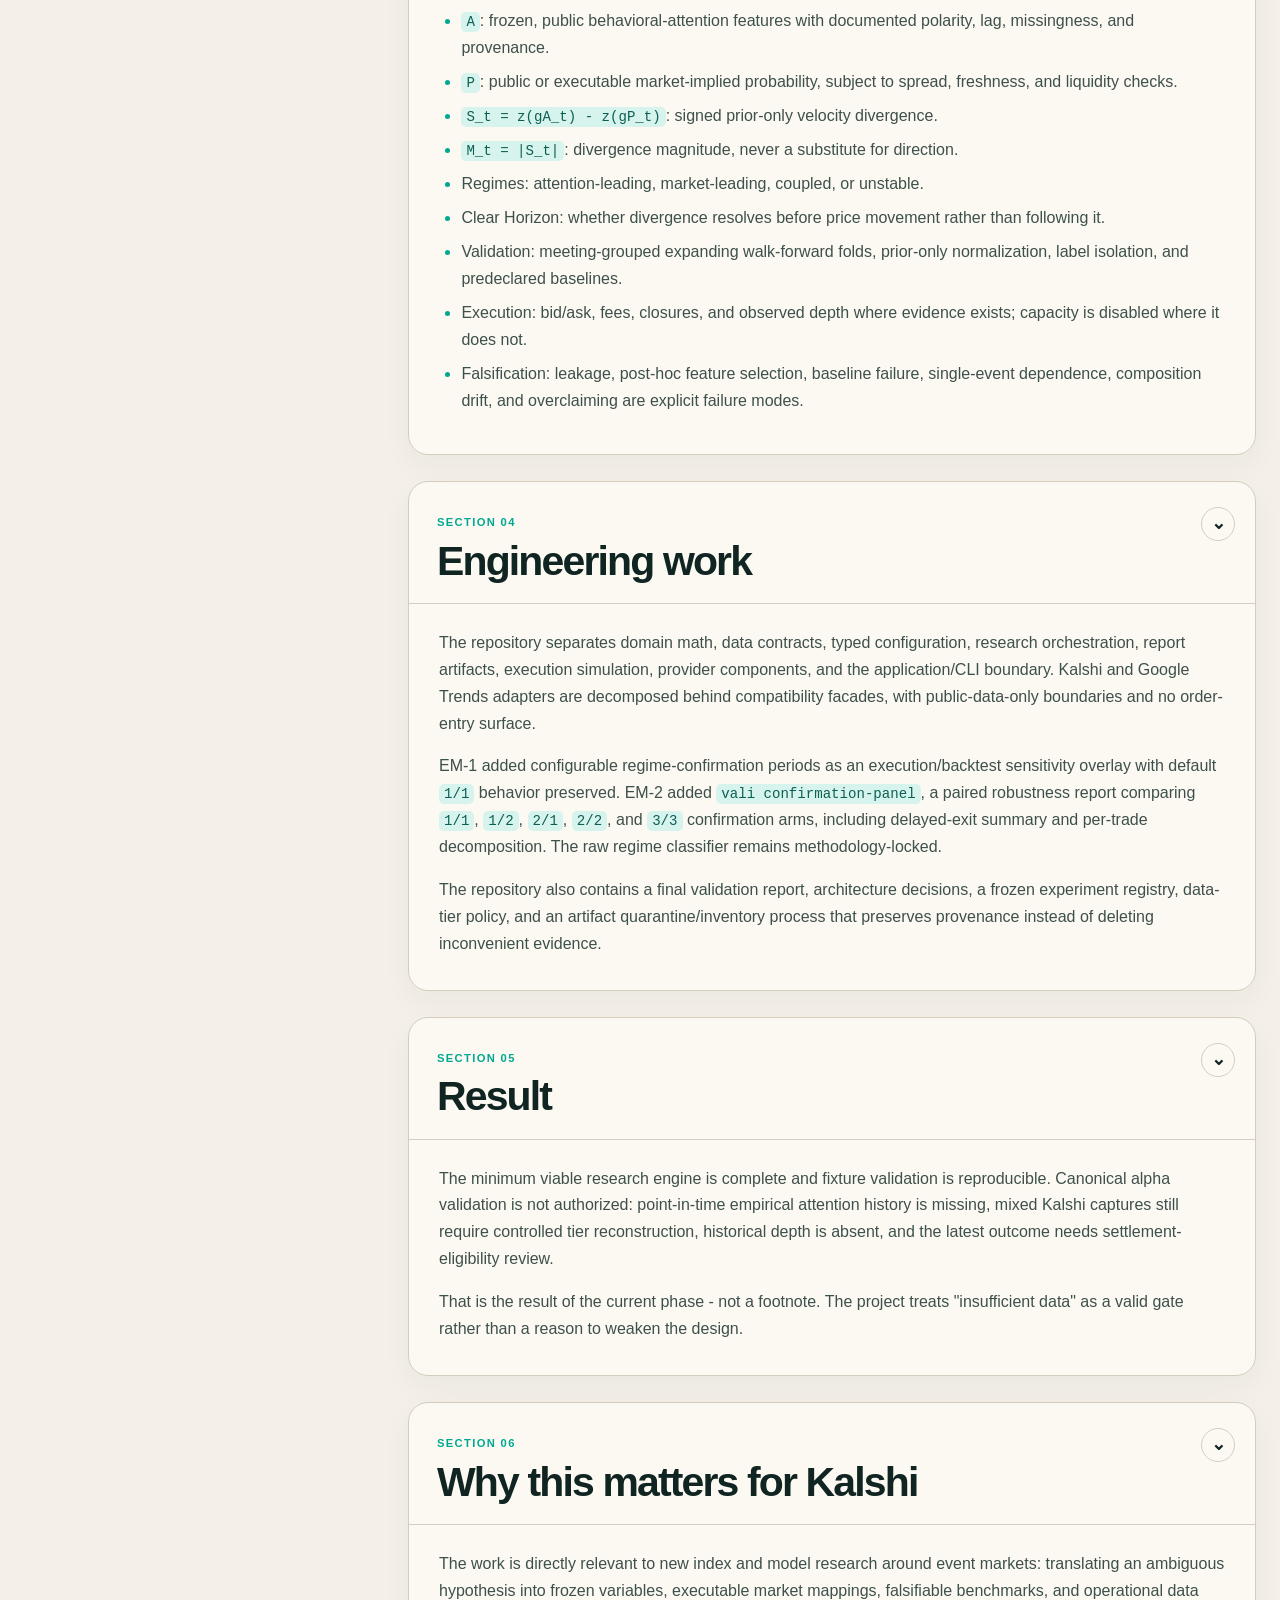
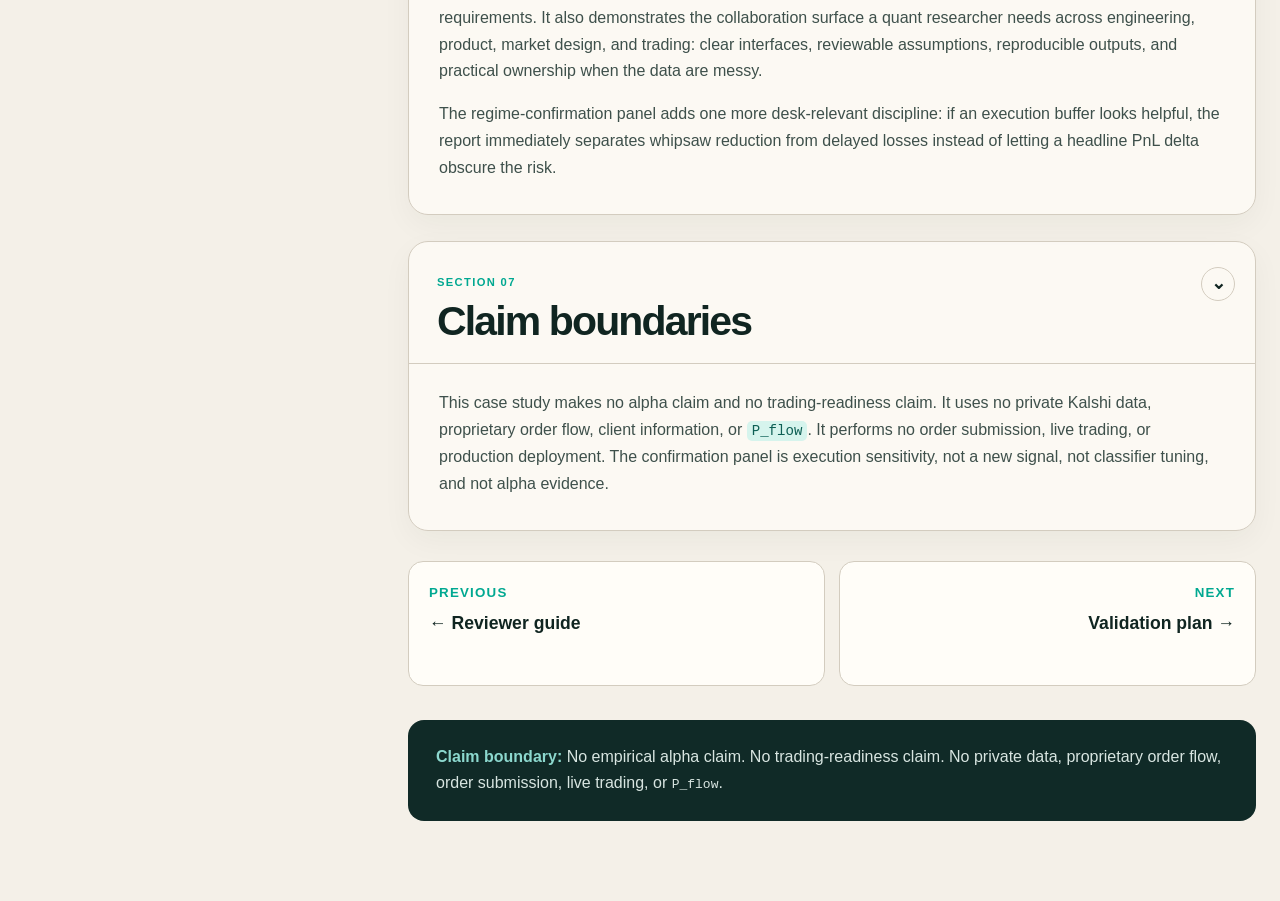
<file: docs/submission/KALSHI_QUANT_RESEARCHER_CASE_STUDY.html>
<!doctype html>
<html lang="en">
<head>
  <meta charset="utf-8">
  <meta name="viewport" content="width=device-width, initial-scale=1">
  <meta name="description" content="The research question, methodology, engineering work, honest result, and relevance to event-market research.">
  <title>VALI: Kalshi Quant Researcher Case Study · VALI Research Library</title>
  <link rel="stylesheet" href="library.css">
</head>
<body style="--accent:#00a891;--accent-soft:#d6f4ed" data-page="case-study">
  <a class="skip-link" href="#document">Skip to document</a>
  <div class="reading-progress" aria-hidden="true"><span id="reading-progress"></span></div>
  <header class="topbar">
    <div class="topbar-inner">
      <a class="library-brand" href="VALI_EXPLORER.html"><span class="library-mark">V</span><span>VALI Explorer</span></a>
      <span class="topbar-divider" aria-hidden="true"></span>
      <span class="document-label">Research Library · Case study</span>
      <button class="toc-toggle" id="toc-toggle" type="button" aria-controls="doc-sidebar" aria-expanded="false">Contents</button>
      <label class="page-switcher-wrap"><span class="skip-link">Choose a library page</span><select class="page-switcher" id="page-switcher" aria-label="Choose a research library page"><option value="KALSHI_QUANT_RESEARCHER_CASE_STUDY.html" selected>Case study</option><option value="EMPIRICAL_VALIDATION_PLAN.html">Validation plan</option><option value="REGIME_CONFIRMATION_PANEL.html">Confirmation panel</option><option value="DATA_AVAILABILITY_AUDIT.html">Data audit</option><option value="ATTENTION_DATA_ACQUISITION_PROTOCOL.html">Attention protocol</option><option value="KALSHI_RECONSTRUCTION_LEDGER.html">Kalshi ledger</option><option value="FINAL_VALIDATION_REPORT.html">Validation report</option><option value="REVIEWER_GUIDE.html">Reviewer guide</option></select></label>
    </div>
  </header>
  <div class="page-shell">
    <aside class="doc-sidebar" id="doc-sidebar">
      <span class="doc-type">Portfolio narrative</span>
      <h2 class="sidebar-title">Case study</h2>
      <p class="sidebar-summary">The research question, methodology, engineering work, honest result, and relevance to event-market research.</p>
      <label class="search-label" for="section-search">Search this document</label>
      <input class="section-search" id="section-search" type="search" placeholder="Try “leakage” or “depth”">
      <p class="search-result" id="search-result">7 sections</p>
      <p class="toc-heading">On this page</p>
      <nav class="toc" aria-label="Document sections"><a href="#project-summary">Project summary</a><a href="#problem">Problem</a><a href="#approach">Approach</a><a href="#engineering-work">Engineering work</a><a href="#result">Result</a><a href="#why-this-matters-for-kalshi">Why this matters for Kalshi</a><a href="#claim-boundaries">Claim boundaries</a></nav>
      <div class="sidebar-actions">
        <button class="small-button" id="collapse-all" type="button">Collapse all</button>
        <a class="small-button" href="KALSHI_QUANT_RESEARCHER_CASE_STUDY.md">View source .md</a>
      </div>
    </aside>
    <main class="document" id="document">
      <header class="doc-hero">
        <span class="hero-kicker">Portfolio narrative · VALI Research Library</span>
        <h1>VALI: Kalshi Quant Researcher Case Study</h1>
        <p>The research question, methodology, engineering work, honest result, and relevance to event-market research.</p>
        <div class="hero-meta"><span class="meta-pill">Research engine MVP</span><span class="meta-pill">Public-data-only</span><span class="meta-pill">Research, not a trading claim</span></div>
      </header>
      <section class="doc-section" id="project-summary" data-doc-section><div class="section-heading"><span class="section-index">Section 01</span><h2>Project summary</h2><button class="section-toggle" type="button" aria-controls="project-summary-body" aria-expanded="true" aria-label="Collapse Project summary" data-section-title="Project summary">⌄</button></div><div class="section-body" id="project-summary-body">
<p>VALI is a minimum viable public-data prediction-market research engine. It tests whether divergence between public Behavioral Attention and executable market-implied Priced Conviction contains incremental out-of-sample information about event resolution.</p>
<p>I built the project from methodology through validation infrastructure: data contracts, deterministic signal math, read-only provider adapters, leakage controls, walk-forward tests, execution caveats, reproducible reports, and predeclared falsification gates. The project deliberately reports that its canonical empirical run is blocked rather than dressing fixture results up as alpha.</p>
</div></section>
<section class="doc-section" id="problem" data-doc-section><div class="section-heading"><span class="section-index">Section 02</span><h2>Problem</h2><button class="section-toggle" type="button" aria-controls="problem-body" aria-expanded="true" aria-label="Collapse Problem" data-section-title="Problem">⌄</button></div><div class="section-body" id="problem-body">
<p>Prediction markets can incorporate information quickly, but public behavioral attention may sometimes reveal resolution latency or a change in regime before price conviction fully adjusts. The research question is whether that public attention/price divergence adds information beyond the market probability, historical-frequency, sticky-prior, permutation, and price-only baselines.</p>
</div></section>
<section class="doc-section" id="approach" data-doc-section><div class="section-heading"><span class="section-index">Section 03</span><h2>Approach</h2><button class="section-toggle" type="button" aria-controls="approach-body" aria-expanded="true" aria-label="Collapse Approach" data-section-title="Approach">⌄</button></div><div class="section-body" id="approach-body">
<ul><li><code>A</code>: frozen, public behavioral-attention features with documented polarity, lag, missingness, and provenance.</li><li><code>P</code>: public or executable market-implied probability, subject to spread, freshness, and liquidity checks.</li><li><code>S_t = z(gA_t) - z(gP_t)</code>: signed prior-only velocity divergence.</li><li><code>M_t = |S_t|</code>: divergence magnitude, never a substitute for direction.</li><li>Regimes: attention-leading, market-leading, coupled, or unstable.</li><li>Clear Horizon: whether divergence resolves before price movement rather than following it.</li><li>Validation: meeting-grouped expanding walk-forward folds, prior-only normalization, label isolation, and predeclared baselines.</li><li>Execution: bid/ask, fees, closures, and observed depth where evidence exists; capacity is disabled where it does not.</li><li>Falsification: leakage, post-hoc feature selection, baseline failure, single-event dependence, composition drift, and overclaiming are explicit failure modes.</li></ul>
</div></section>
<section class="doc-section" id="engineering-work" data-doc-section><div class="section-heading"><span class="section-index">Section 04</span><h2>Engineering work</h2><button class="section-toggle" type="button" aria-controls="engineering-work-body" aria-expanded="true" aria-label="Collapse Engineering work" data-section-title="Engineering work">⌄</button></div><div class="section-body" id="engineering-work-body">
<p>The repository separates domain math, data contracts, typed configuration, research orchestration, report artifacts, execution simulation, provider components, and the application/CLI boundary. Kalshi and Google Trends adapters are decomposed behind compatibility facades, with public-data-only boundaries and no order-entry surface.</p>
<p>EM-1 added configurable regime-confirmation periods as an execution/backtest sensitivity overlay with default <code>1/1</code> behavior preserved. EM-2 added <code>vali confirmation-panel</code>, a paired robustness report comparing <code>1/1</code>, <code>1/2</code>, <code>2/1</code>, <code>2/2</code>, and <code>3/3</code> confirmation arms, including delayed-exit summary and per-trade decomposition. The raw regime classifier remains methodology-locked.</p>
<p>The repository also contains a final validation report, architecture decisions, a frozen experiment registry, data-tier policy, and an artifact quarantine/inventory process that preserves provenance instead of deleting inconvenient evidence.</p>
</div></section>
<section class="doc-section" id="result" data-doc-section><div class="section-heading"><span class="section-index">Section 05</span><h2>Result</h2><button class="section-toggle" type="button" aria-controls="result-body" aria-expanded="true" aria-label="Collapse Result" data-section-title="Result">⌄</button></div><div class="section-body" id="result-body">
<p>The minimum viable research engine is complete and fixture validation is reproducible. Canonical alpha validation is not authorized: point-in-time empirical attention history is missing, mixed Kalshi captures still require controlled tier reconstruction, historical depth is absent, and the latest outcome needs settlement-eligibility review.</p>
<p>That is the result of the current phase - not a footnote. The project treats "insufficient data" as a valid gate rather than a reason to weaken the design.</p>
</div></section>
<section class="doc-section" id="why-this-matters-for-kalshi" data-doc-section><div class="section-heading"><span class="section-index">Section 06</span><h2>Why this matters for Kalshi</h2><button class="section-toggle" type="button" aria-controls="why-this-matters-for-kalshi-body" aria-expanded="true" aria-label="Collapse Why this matters for Kalshi" data-section-title="Why this matters for Kalshi">⌄</button></div><div class="section-body" id="why-this-matters-for-kalshi-body">
<p>The work is directly relevant to new index and model research around event markets: translating an ambiguous hypothesis into frozen variables, executable market mappings, falsifiable benchmarks, and operational data requirements. It also demonstrates the collaboration surface a quant researcher needs across engineering, product, market design, and trading: clear interfaces, reviewable assumptions, reproducible outputs, and practical ownership when the data are messy.</p>
<p>The regime-confirmation panel adds one more desk-relevant discipline: if an execution buffer looks helpful, the report immediately separates whipsaw reduction from delayed losses instead of letting a headline PnL delta obscure the risk.</p>
</div></section>
<section class="doc-section" id="claim-boundaries" data-doc-section><div class="section-heading"><span class="section-index">Section 07</span><h2>Claim boundaries</h2><button class="section-toggle" type="button" aria-controls="claim-boundaries-body" aria-expanded="true" aria-label="Collapse Claim boundaries" data-section-title="Claim boundaries">⌄</button></div><div class="section-body" id="claim-boundaries-body">
<p>This case study makes no alpha claim and no trading-readiness claim. It uses no private Kalshi data, proprietary order flow, client information, or <code>P_flow</code>. It performs no order submission, live trading, or production deployment. The confirmation panel is execution sensitivity, not a new signal, not classifier tuning, and not alpha evidence.</p>
</div></section>
      <nav class="page-neighbors" aria-label="Adjacent library pages">
        <a class="neighbor previous" href="REVIEWER_GUIDE.html"><small>Previous</small><b>← Reviewer guide</b></a>
        <a class="neighbor next" href="EMPIRICAL_VALIDATION_PLAN.html"><small>Next</small><b>Validation plan →</b></a>
      </nav>
      <footer class="claim-footer"><p><strong>Claim boundary:</strong> No empirical alpha claim. No trading-readiness claim. No private data, proprietary order flow, order submission, live trading, or <code>P_flow</code>.</p></footer>
    </main>
  </div>
  <noscript><style>.doc-sidebar{display:block!important;position:static;max-height:none}.section-body[hidden]{display:block!important}</style></noscript>
  <script src="library.js" defer></script>
</body>
</html>
</file>
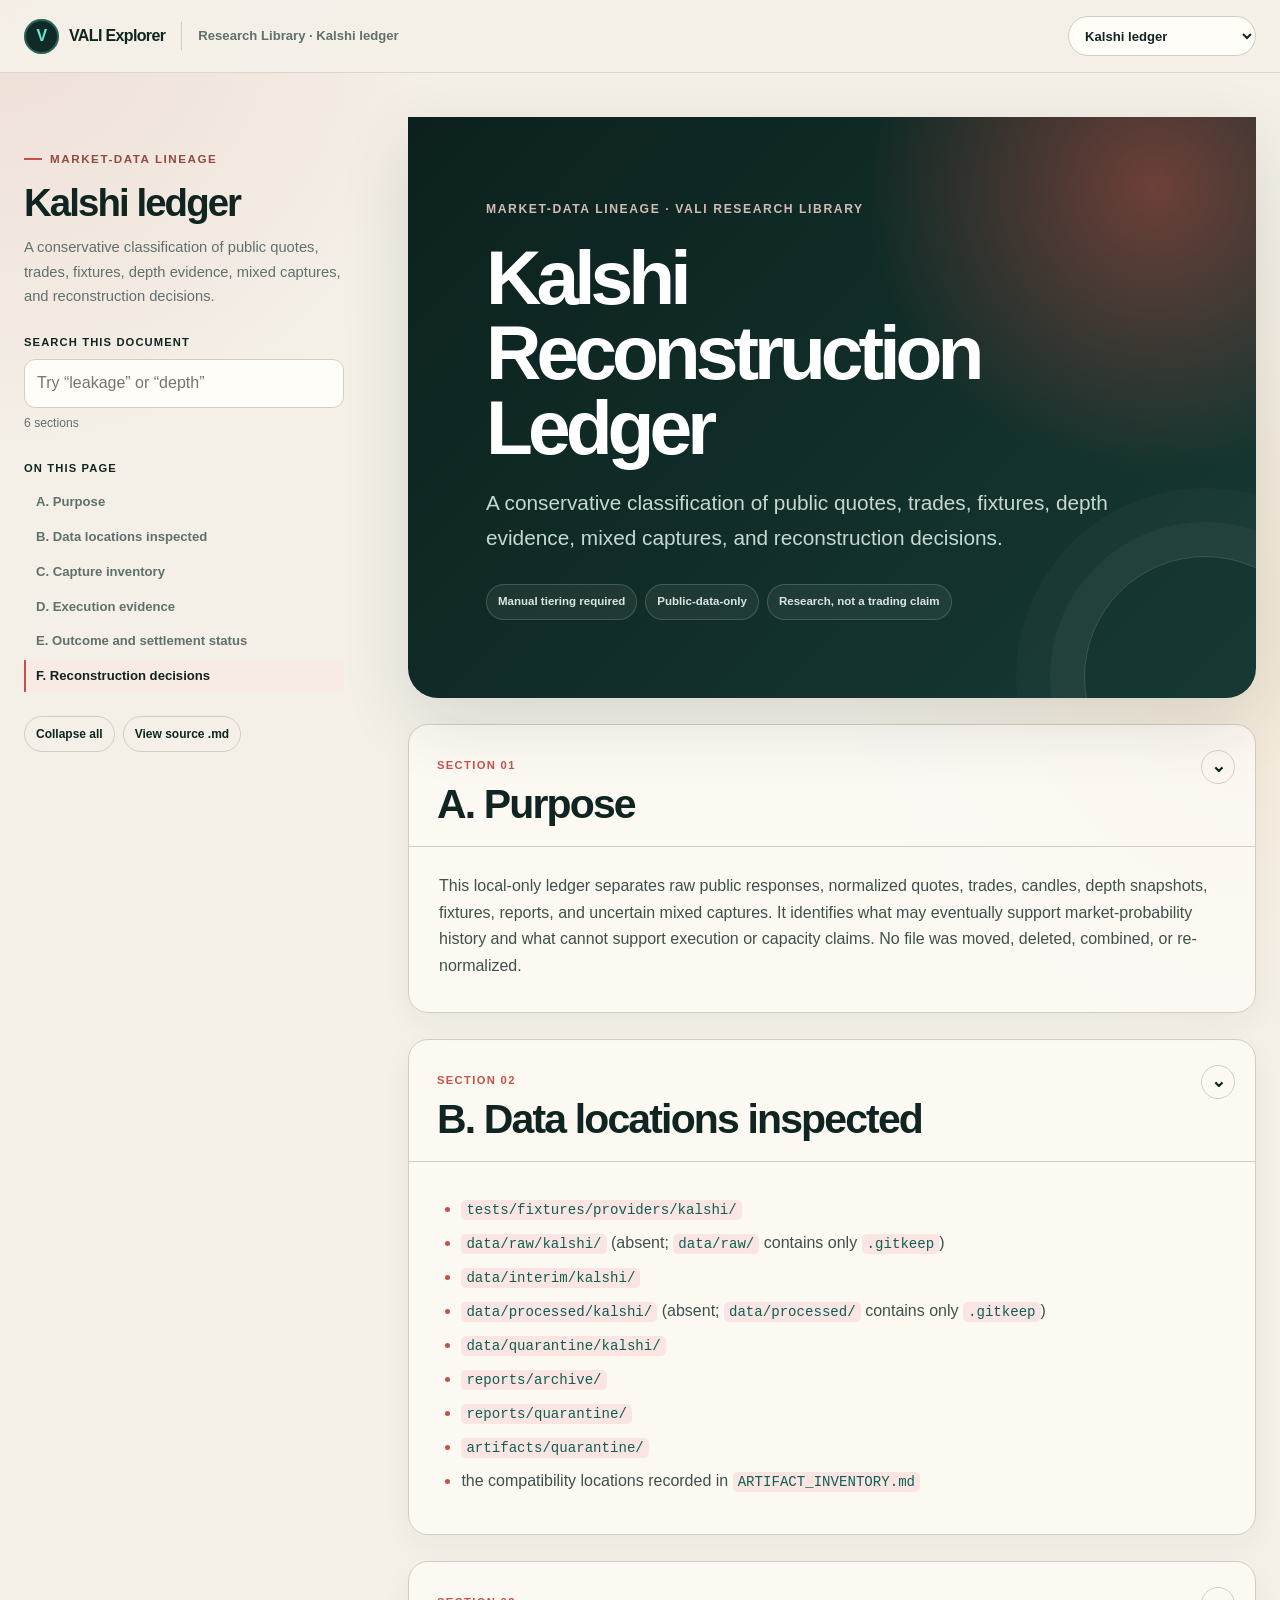
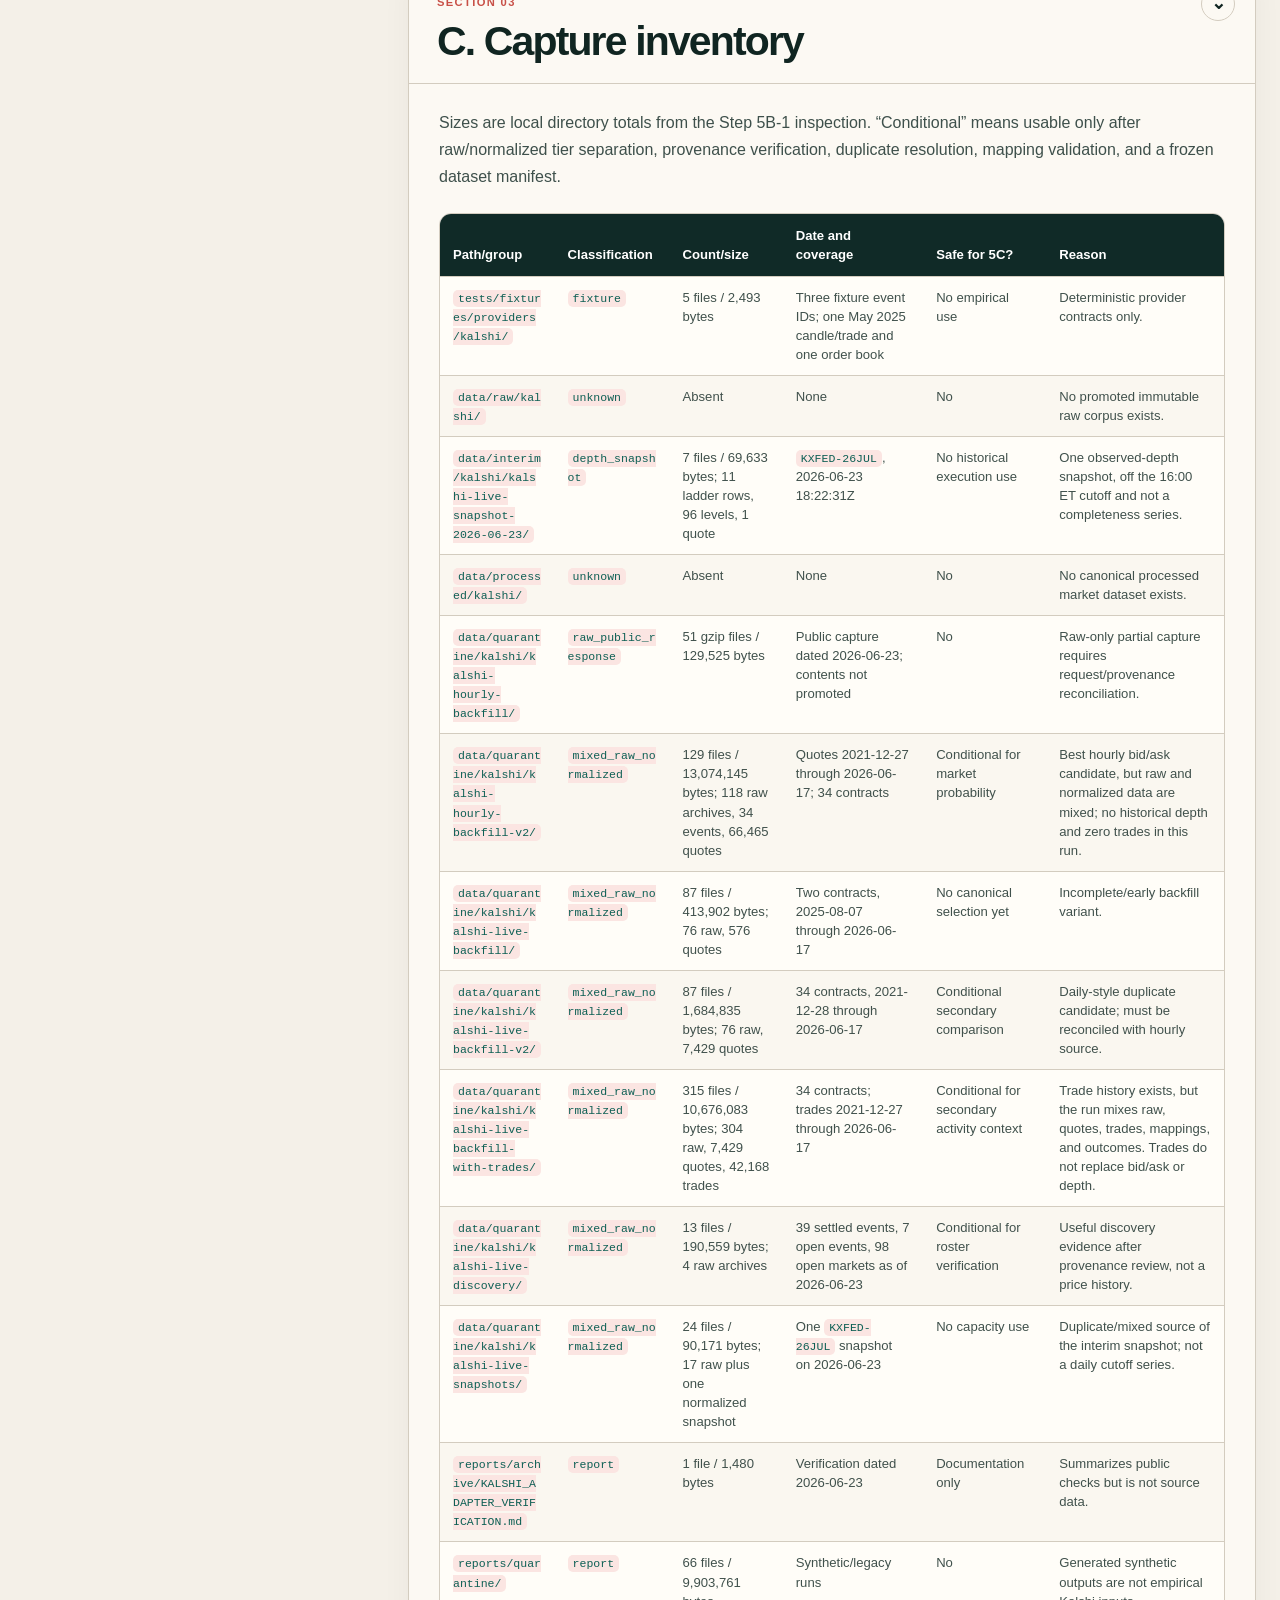
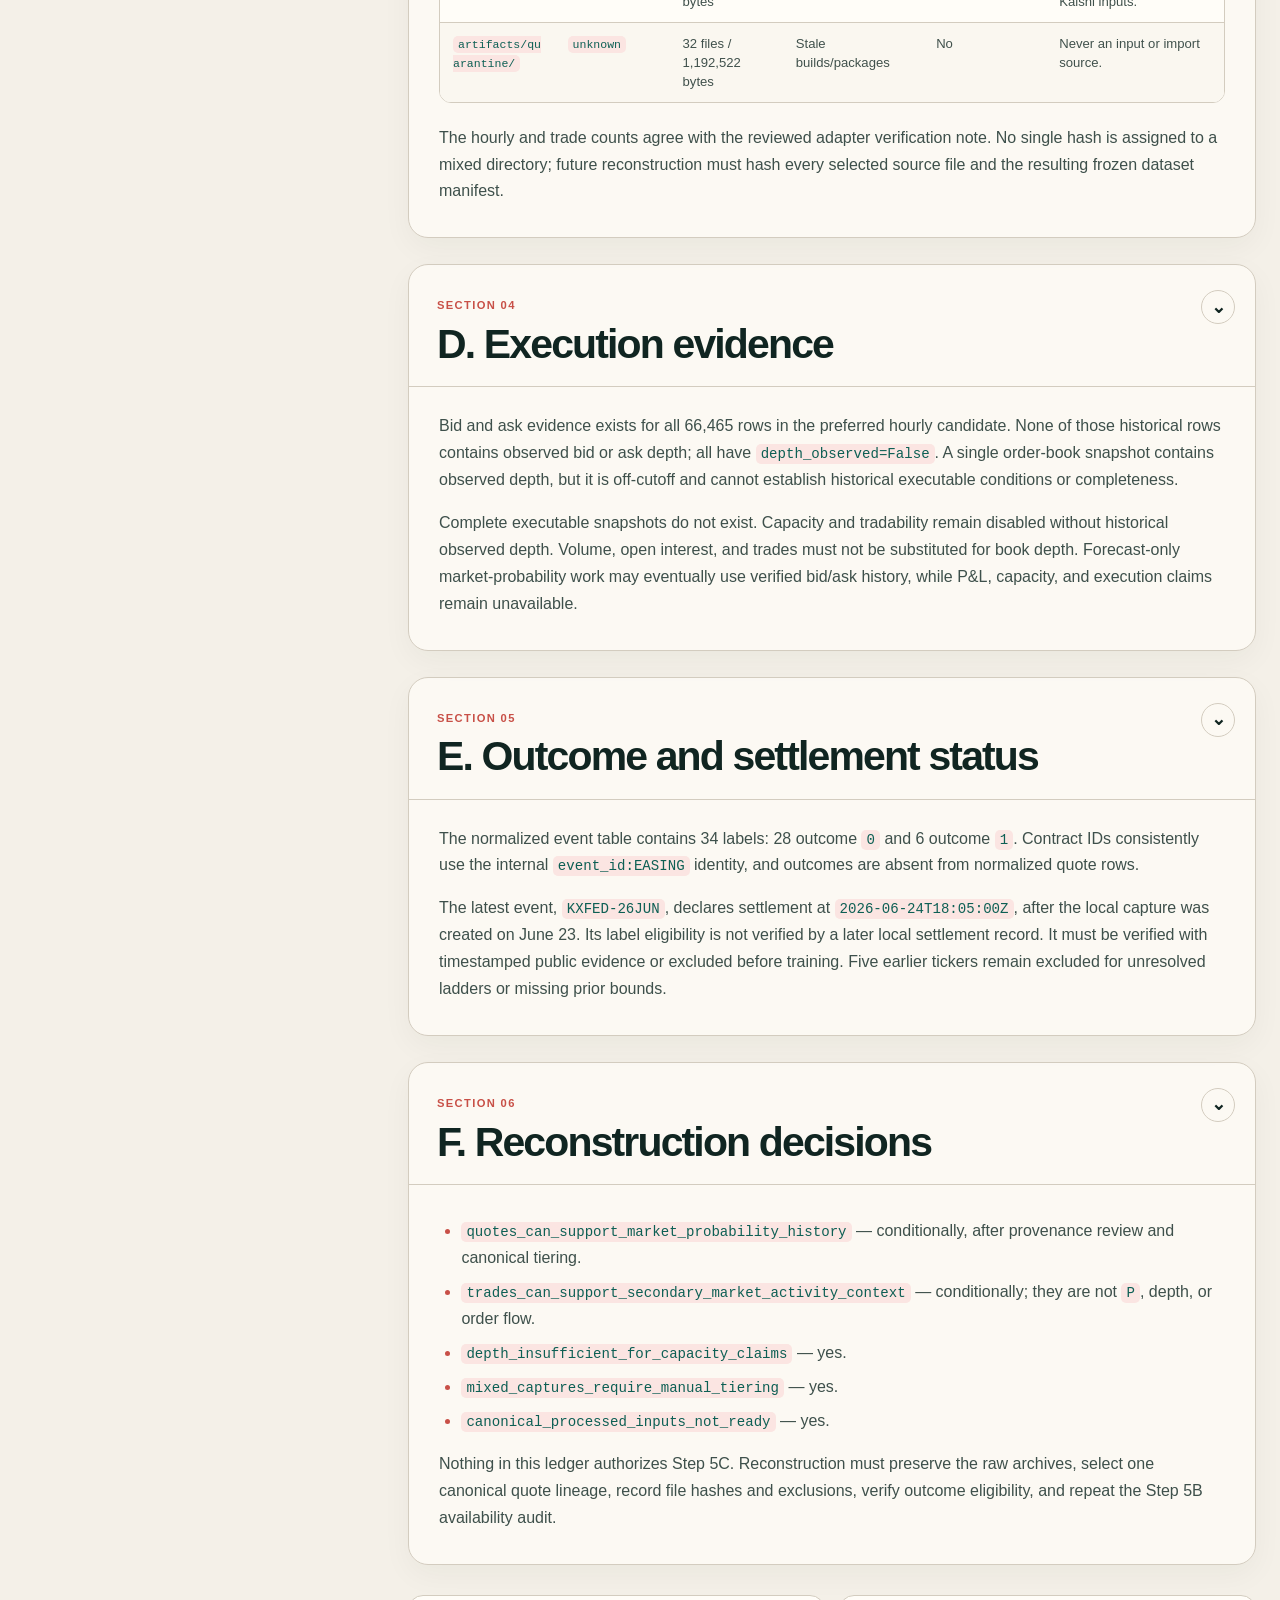
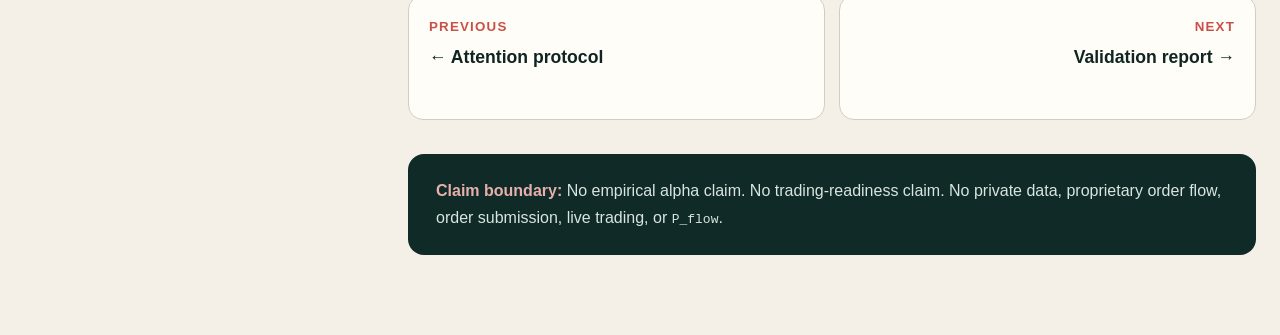
<file: docs/submission/KALSHI_RECONSTRUCTION_LEDGER.html>
<!doctype html>
<html lang="en">
<head>
  <meta charset="utf-8">
  <meta name="viewport" content="width=device-width, initial-scale=1">
  <meta name="description" content="A conservative classification of public quotes, trades, fixtures, depth evidence, mixed captures, and reconstruction decisions.">
  <title>Kalshi Reconstruction Ledger · VALI Research Library</title>
  <link rel="stylesheet" href="library.css">
</head>
<body style="--accent:#c85047;--accent-soft:#fbe5e2" data-page="kalshi-ledger">
  <a class="skip-link" href="#document">Skip to document</a>
  <div class="reading-progress" aria-hidden="true"><span id="reading-progress"></span></div>
  <header class="topbar">
    <div class="topbar-inner">
      <a class="library-brand" href="VALI_EXPLORER.html"><span class="library-mark">V</span><span>VALI Explorer</span></a>
      <span class="topbar-divider" aria-hidden="true"></span>
      <span class="document-label">Research Library · Kalshi ledger</span>
      <button class="toc-toggle" id="toc-toggle" type="button" aria-controls="doc-sidebar" aria-expanded="false">Contents</button>
      <label class="page-switcher-wrap"><span class="skip-link">Choose a library page</span><select class="page-switcher" id="page-switcher" aria-label="Choose a research library page"><option value="KALSHI_QUANT_RESEARCHER_CASE_STUDY.html">Case study</option><option value="EMPIRICAL_VALIDATION_PLAN.html">Validation plan</option><option value="REGIME_CONFIRMATION_PANEL.html">Confirmation panel</option><option value="DATA_AVAILABILITY_AUDIT.html">Data audit</option><option value="ATTENTION_DATA_ACQUISITION_PROTOCOL.html">Attention protocol</option><option value="KALSHI_RECONSTRUCTION_LEDGER.html" selected>Kalshi ledger</option><option value="FINAL_VALIDATION_REPORT.html">Validation report</option><option value="REVIEWER_GUIDE.html">Reviewer guide</option></select></label>
    </div>
  </header>
  <div class="page-shell">
    <aside class="doc-sidebar" id="doc-sidebar">
      <span class="doc-type">Market-data lineage</span>
      <h2 class="sidebar-title">Kalshi ledger</h2>
      <p class="sidebar-summary">A conservative classification of public quotes, trades, fixtures, depth evidence, mixed captures, and reconstruction decisions.</p>
      <label class="search-label" for="section-search">Search this document</label>
      <input class="section-search" id="section-search" type="search" placeholder="Try “leakage” or “depth”">
      <p class="search-result" id="search-result">6 sections</p>
      <p class="toc-heading">On this page</p>
      <nav class="toc" aria-label="Document sections"><a href="#a-purpose">A. Purpose</a><a href="#b-data-locations-inspected">B. Data locations inspected</a><a href="#c-capture-inventory">C. Capture inventory</a><a href="#d-execution-evidence">D. Execution evidence</a><a href="#e-outcome-and-settlement-status">E. Outcome and settlement status</a><a href="#f-reconstruction-decisions">F. Reconstruction decisions</a></nav>
      <div class="sidebar-actions">
        <button class="small-button" id="collapse-all" type="button">Collapse all</button>
        <a class="small-button" href="../../experiments/fed_easing_kxfed_v1/KALSHI_RECONSTRUCTION_LEDGER.md">View source .md</a>
      </div>
    </aside>
    <main class="document" id="document">
      <header class="doc-hero">
        <span class="hero-kicker">Market-data lineage · VALI Research Library</span>
        <h1>Kalshi Reconstruction Ledger</h1>
        <p>A conservative classification of public quotes, trades, fixtures, depth evidence, mixed captures, and reconstruction decisions.</p>
        <div class="hero-meta"><span class="meta-pill">Manual tiering required</span><span class="meta-pill">Public-data-only</span><span class="meta-pill">Research, not a trading claim</span></div>
      </header>
      <section class="doc-section" id="a-purpose" data-doc-section><div class="section-heading"><span class="section-index">Section 01</span><h2>A. Purpose</h2><button class="section-toggle" type="button" aria-controls="a-purpose-body" aria-expanded="true" aria-label="Collapse A. Purpose" data-section-title="A. Purpose">⌄</button></div><div class="section-body" id="a-purpose-body">
<p>This local-only ledger separates raw public responses, normalized quotes, trades, candles, depth snapshots, fixtures, reports, and uncertain mixed captures. It identifies what may eventually support market-probability history and what cannot support execution or capacity claims. No file was moved, deleted, combined, or re-normalized.</p>
</div></section>
<section class="doc-section" id="b-data-locations-inspected" data-doc-section><div class="section-heading"><span class="section-index">Section 02</span><h2>B. Data locations inspected</h2><button class="section-toggle" type="button" aria-controls="b-data-locations-inspected-body" aria-expanded="true" aria-label="Collapse B. Data locations inspected" data-section-title="B. Data locations inspected">⌄</button></div><div class="section-body" id="b-data-locations-inspected-body">
<ul><li><code>tests/fixtures/providers/kalshi/</code></li><li><code>data/raw/kalshi/</code> (absent; <code>data/raw/</code> contains only <code>.gitkeep</code>)</li><li><code>data/interim/kalshi/</code></li><li><code>data/processed/kalshi/</code> (absent; <code>data/processed/</code> contains only <code>.gitkeep</code>)</li><li><code>data/quarantine/kalshi/</code></li><li><code>reports/archive/</code></li><li><code>reports/quarantine/</code></li><li><code>artifacts/quarantine/</code></li><li>the compatibility locations recorded in <code>ARTIFACT_INVENTORY.md</code></li></ul>
</div></section>
<section class="doc-section" id="c-capture-inventory" data-doc-section><div class="section-heading"><span class="section-index">Section 03</span><h2>C. Capture inventory</h2><button class="section-toggle" type="button" aria-controls="c-capture-inventory-body" aria-expanded="true" aria-label="Collapse C. Capture inventory" data-section-title="C. Capture inventory">⌄</button></div><div class="section-body" id="c-capture-inventory-body">
<p>Sizes are local directory totals from the Step 5B-1 inspection. “Conditional” means usable only after raw/normalized tier separation, provenance verification, duplicate resolution, mapping validation, and a frozen dataset manifest.</p>
<div class="table-scroll"><table><thead><tr><th>Path/group</th><th>Classification</th><th>Count/size</th><th>Date and coverage</th><th>Safe for 5C?</th><th>Reason</th></tr></thead><tbody><tr><td><code>tests/fixtures/providers/kalshi/</code></td><td><code>fixture</code></td><td>5 files / 2,493 bytes</td><td>Three fixture event IDs; one May 2025 candle/trade and one order book</td><td>No empirical use</td><td>Deterministic provider contracts only.</td></tr><tr><td><code>data/raw/kalshi/</code></td><td><code>unknown</code></td><td>Absent</td><td>None</td><td>No</td><td>No promoted immutable raw corpus exists.</td></tr><tr><td><code>data/interim/kalshi/kalshi-live-snapshot-2026-06-23/</code></td><td><code>depth_snapshot</code></td><td>7 files / 69,633 bytes; 11 ladder rows, 96 levels, 1 quote</td><td><code>KXFED-26JUL</code>, 2026-06-23 18:22:31Z</td><td>No historical execution use</td><td>One observed-depth snapshot, off the 16:00 ET cutoff and not a completeness series.</td></tr><tr><td><code>data/processed/kalshi/</code></td><td><code>unknown</code></td><td>Absent</td><td>None</td><td>No</td><td>No canonical processed market dataset exists.</td></tr><tr><td><code>data/quarantine/kalshi/kalshi-hourly-backfill/</code></td><td><code>raw_public_response</code></td><td>51 gzip files / 129,525 bytes</td><td>Public capture dated 2026-06-23; contents not promoted</td><td>No</td><td>Raw-only partial capture requires request/provenance reconciliation.</td></tr><tr><td><code>data/quarantine/kalshi/kalshi-hourly-backfill-v2/</code></td><td><code>mixed_raw_normalized</code></td><td>129 files / 13,074,145 bytes; 118 raw archives, 34 events, 66,465 quotes</td><td>Quotes 2021-12-27 through 2026-06-17; 34 contracts</td><td>Conditional for market probability</td><td>Best hourly bid/ask candidate, but raw and normalized data are mixed; no historical depth and zero trades in this run.</td></tr><tr><td><code>data/quarantine/kalshi/kalshi-live-backfill/</code></td><td><code>mixed_raw_normalized</code></td><td>87 files / 413,902 bytes; 76 raw, 576 quotes</td><td>Two contracts, 2025-08-07 through 2026-06-17</td><td>No canonical selection yet</td><td>Incomplete/early backfill variant.</td></tr><tr><td><code>data/quarantine/kalshi/kalshi-live-backfill-v2/</code></td><td><code>mixed_raw_normalized</code></td><td>87 files / 1,684,835 bytes; 76 raw, 7,429 quotes</td><td>34 contracts, 2021-12-28 through 2026-06-17</td><td>Conditional secondary comparison</td><td>Daily-style duplicate candidate; must be reconciled with hourly source.</td></tr><tr><td><code>data/quarantine/kalshi/kalshi-live-backfill-with-trades/</code></td><td><code>mixed_raw_normalized</code></td><td>315 files / 10,676,083 bytes; 304 raw, 7,429 quotes, 42,168 trades</td><td>34 contracts; trades 2021-12-27 through 2026-06-17</td><td>Conditional for secondary activity context</td><td>Trade history exists, but the run mixes raw, quotes, trades, mappings, and outcomes. Trades do not replace bid/ask or depth.</td></tr><tr><td><code>data/quarantine/kalshi/kalshi-live-discovery/</code></td><td><code>mixed_raw_normalized</code></td><td>13 files / 190,559 bytes; 4 raw archives</td><td>39 settled events, 7 open events, 98 open markets as of 2026-06-23</td><td>Conditional for roster verification</td><td>Useful discovery evidence after provenance review, not a price history.</td></tr><tr><td><code>data/quarantine/kalshi/kalshi-live-snapshots/</code></td><td><code>mixed_raw_normalized</code></td><td>24 files / 90,171 bytes; 17 raw plus one normalized snapshot</td><td>One <code>KXFED-26JUL</code> snapshot on 2026-06-23</td><td>No capacity use</td><td>Duplicate/mixed source of the interim snapshot; not a daily cutoff series.</td></tr><tr><td><code>reports/archive/KALSHI_ADAPTER_VERIFICATION.md</code></td><td><code>report</code></td><td>1 file / 1,480 bytes</td><td>Verification dated 2026-06-23</td><td>Documentation only</td><td>Summarizes public checks but is not source data.</td></tr><tr><td><code>reports/quarantine/</code></td><td><code>report</code></td><td>66 files / 9,903,761 bytes</td><td>Synthetic/legacy runs</td><td>No</td><td>Generated synthetic outputs are not empirical Kalshi inputs.</td></tr><tr><td><code>artifacts/quarantine/</code></td><td><code>unknown</code></td><td>32 files / 1,192,522 bytes</td><td>Stale builds/packages</td><td>No</td><td>Never an input or import source.</td></tr></tbody></table></div>
<p>The hourly and trade counts agree with the reviewed adapter verification note. No single hash is assigned to a mixed directory; future reconstruction must hash every selected source file and the resulting frozen dataset manifest.</p>
</div></section>
<section class="doc-section" id="d-execution-evidence" data-doc-section><div class="section-heading"><span class="section-index">Section 04</span><h2>D. Execution evidence</h2><button class="section-toggle" type="button" aria-controls="d-execution-evidence-body" aria-expanded="true" aria-label="Collapse D. Execution evidence" data-section-title="D. Execution evidence">⌄</button></div><div class="section-body" id="d-execution-evidence-body">
<p>Bid and ask evidence exists for all 66,465 rows in the preferred hourly candidate. None of those historical rows contains observed bid or ask depth; all have <code>depth_observed=False</code>. A single order-book snapshot contains observed depth, but it is off-cutoff and cannot establish historical executable conditions or completeness.</p>
<p>Complete executable snapshots do not exist. Capacity and tradability remain disabled without historical observed depth. Volume, open interest, and trades must not be substituted for book depth. Forecast-only market-probability work may eventually use verified bid/ask history, while P&amp;L, capacity, and execution claims remain unavailable.</p>
</div></section>
<section class="doc-section" id="e-outcome-and-settlement-status" data-doc-section><div class="section-heading"><span class="section-index">Section 05</span><h2>E. Outcome and settlement status</h2><button class="section-toggle" type="button" aria-controls="e-outcome-and-settlement-status-body" aria-expanded="true" aria-label="Collapse E. Outcome and settlement status" data-section-title="E. Outcome and settlement status">⌄</button></div><div class="section-body" id="e-outcome-and-settlement-status-body">
<p>The normalized event table contains 34 labels: 28 outcome <code>0</code> and 6 outcome <code>1</code>. Contract IDs consistently use the internal <code>event_id:EASING</code> identity, and outcomes are absent from normalized quote rows.</p>
<p>The latest event, <code>KXFED-26JUN</code>, declares settlement at <code>2026-06-24T18:05:00Z</code>, after the local capture was created on June 23. Its label eligibility is not verified by a later local settlement record. It must be verified with timestamped public evidence or excluded before training. Five earlier tickers remain excluded for unresolved ladders or missing prior bounds.</p>
</div></section>
<section class="doc-section" id="f-reconstruction-decisions" data-doc-section><div class="section-heading"><span class="section-index">Section 06</span><h2>F. Reconstruction decisions</h2><button class="section-toggle" type="button" aria-controls="f-reconstruction-decisions-body" aria-expanded="true" aria-label="Collapse F. Reconstruction decisions" data-section-title="F. Reconstruction decisions">⌄</button></div><div class="section-body" id="f-reconstruction-decisions-body">
<ul><li><code>quotes_can_support_market_probability_history</code> — conditionally, after provenance review and canonical tiering.</li><li><code>trades_can_support_secondary_market_activity_context</code> — conditionally; they are not <code>P</code>, depth, or order flow.</li><li><code>depth_insufficient_for_capacity_claims</code> — yes.</li><li><code>mixed_captures_require_manual_tiering</code> — yes.</li><li><code>canonical_processed_inputs_not_ready</code> — yes.</li></ul>
<p>Nothing in this ledger authorizes Step 5C. Reconstruction must preserve the raw archives, select one canonical quote lineage, record file hashes and exclusions, verify outcome eligibility, and repeat the Step 5B availability audit.</p>
</div></section>
      <nav class="page-neighbors" aria-label="Adjacent library pages">
        <a class="neighbor previous" href="ATTENTION_DATA_ACQUISITION_PROTOCOL.html"><small>Previous</small><b>← Attention protocol</b></a>
        <a class="neighbor next" href="FINAL_VALIDATION_REPORT.html"><small>Next</small><b>Validation report →</b></a>
      </nav>
      <footer class="claim-footer"><p><strong>Claim boundary:</strong> No empirical alpha claim. No trading-readiness claim. No private data, proprietary order flow, order submission, live trading, or <code>P_flow</code>.</p></footer>
    </main>
  </div>
  <noscript><style>.doc-sidebar{display:block!important;position:static;max-height:none}.section-body[hidden]{display:block!important}</style></noscript>
  <script src="library.js" defer></script>
</body>
</html>
</file>
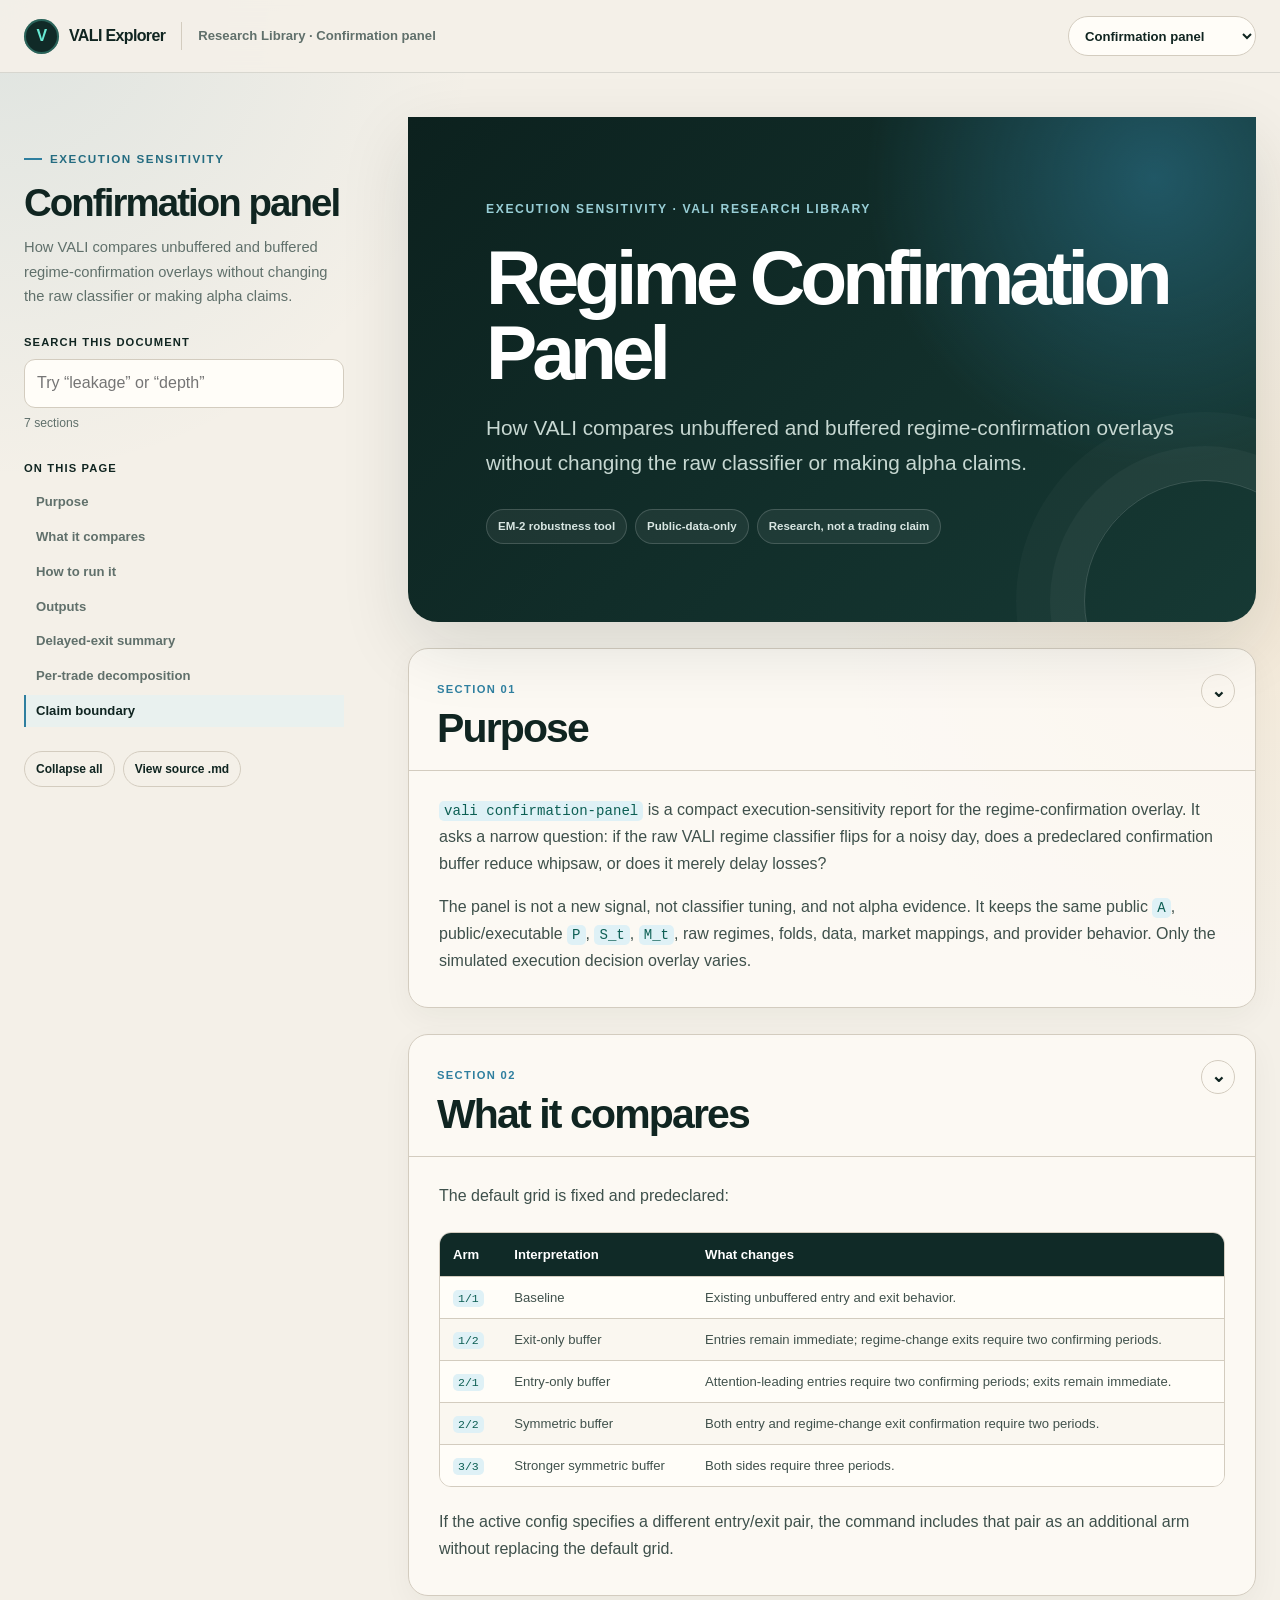
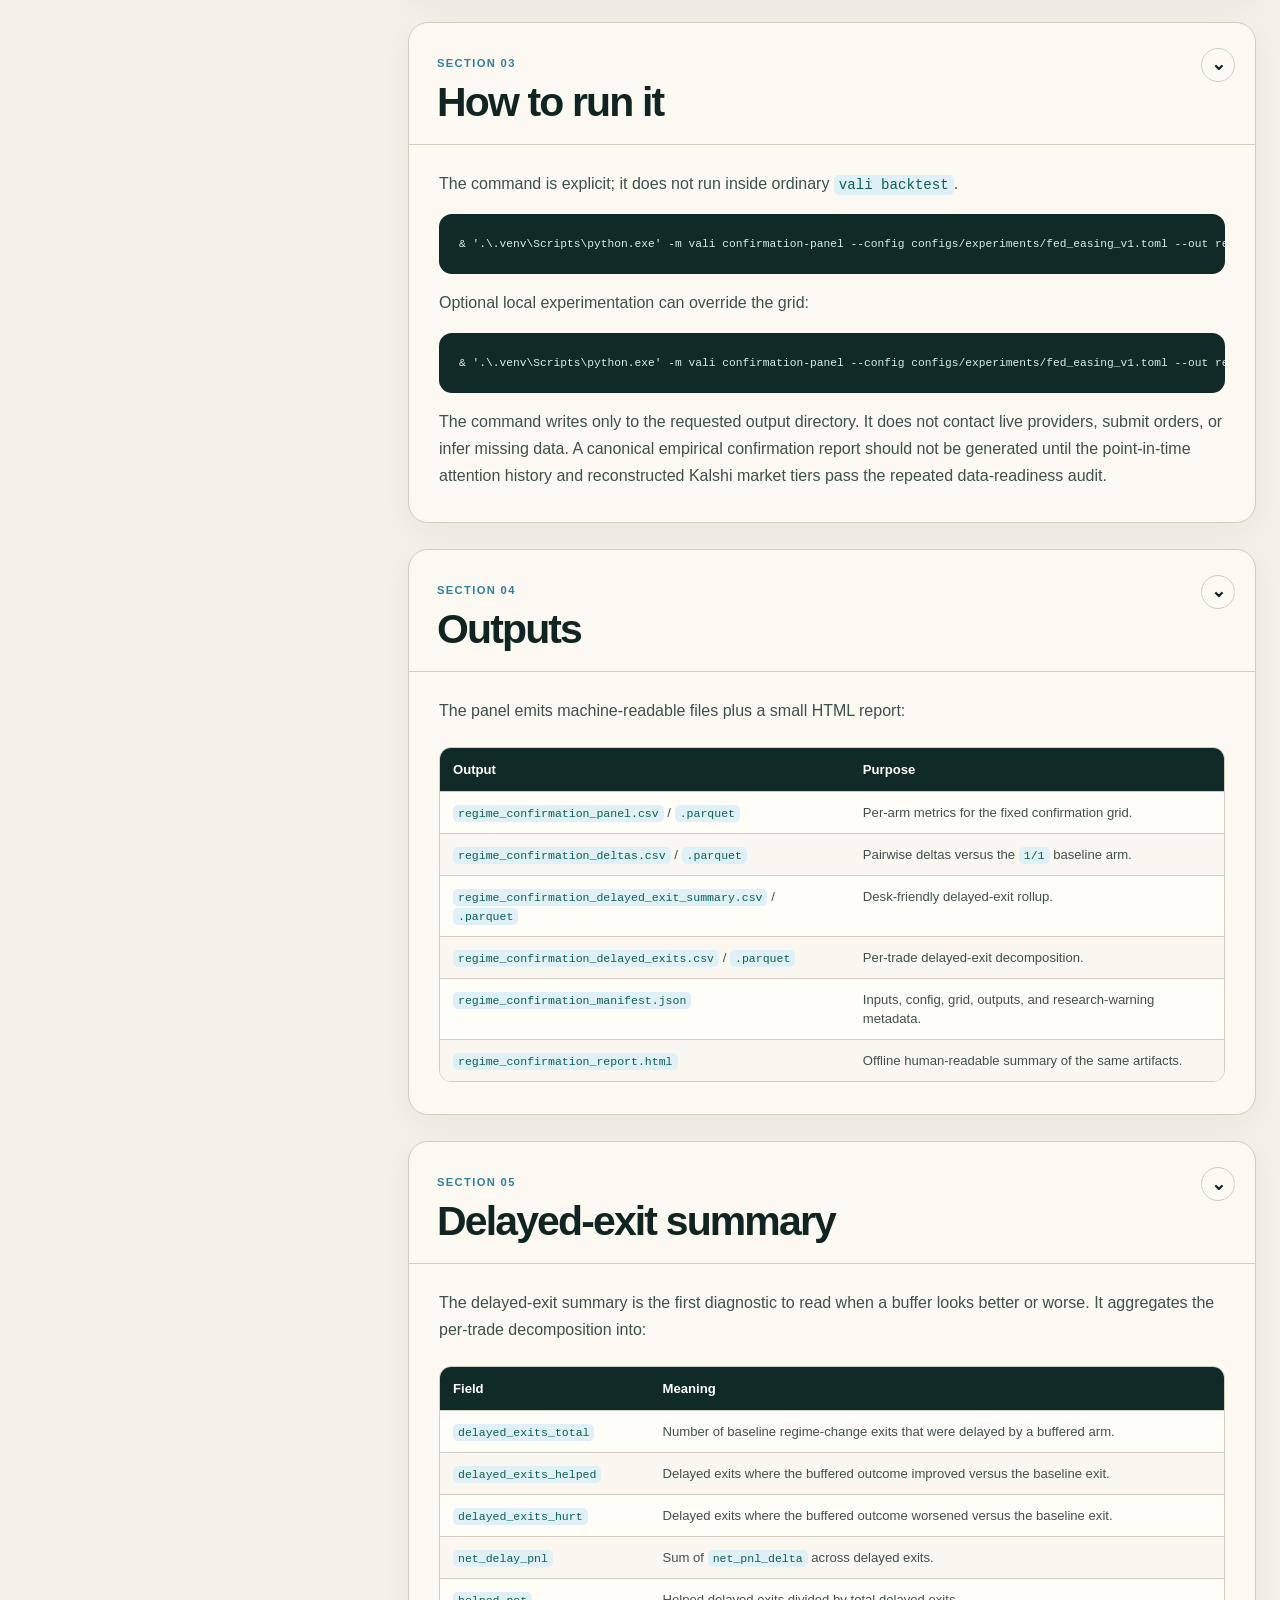
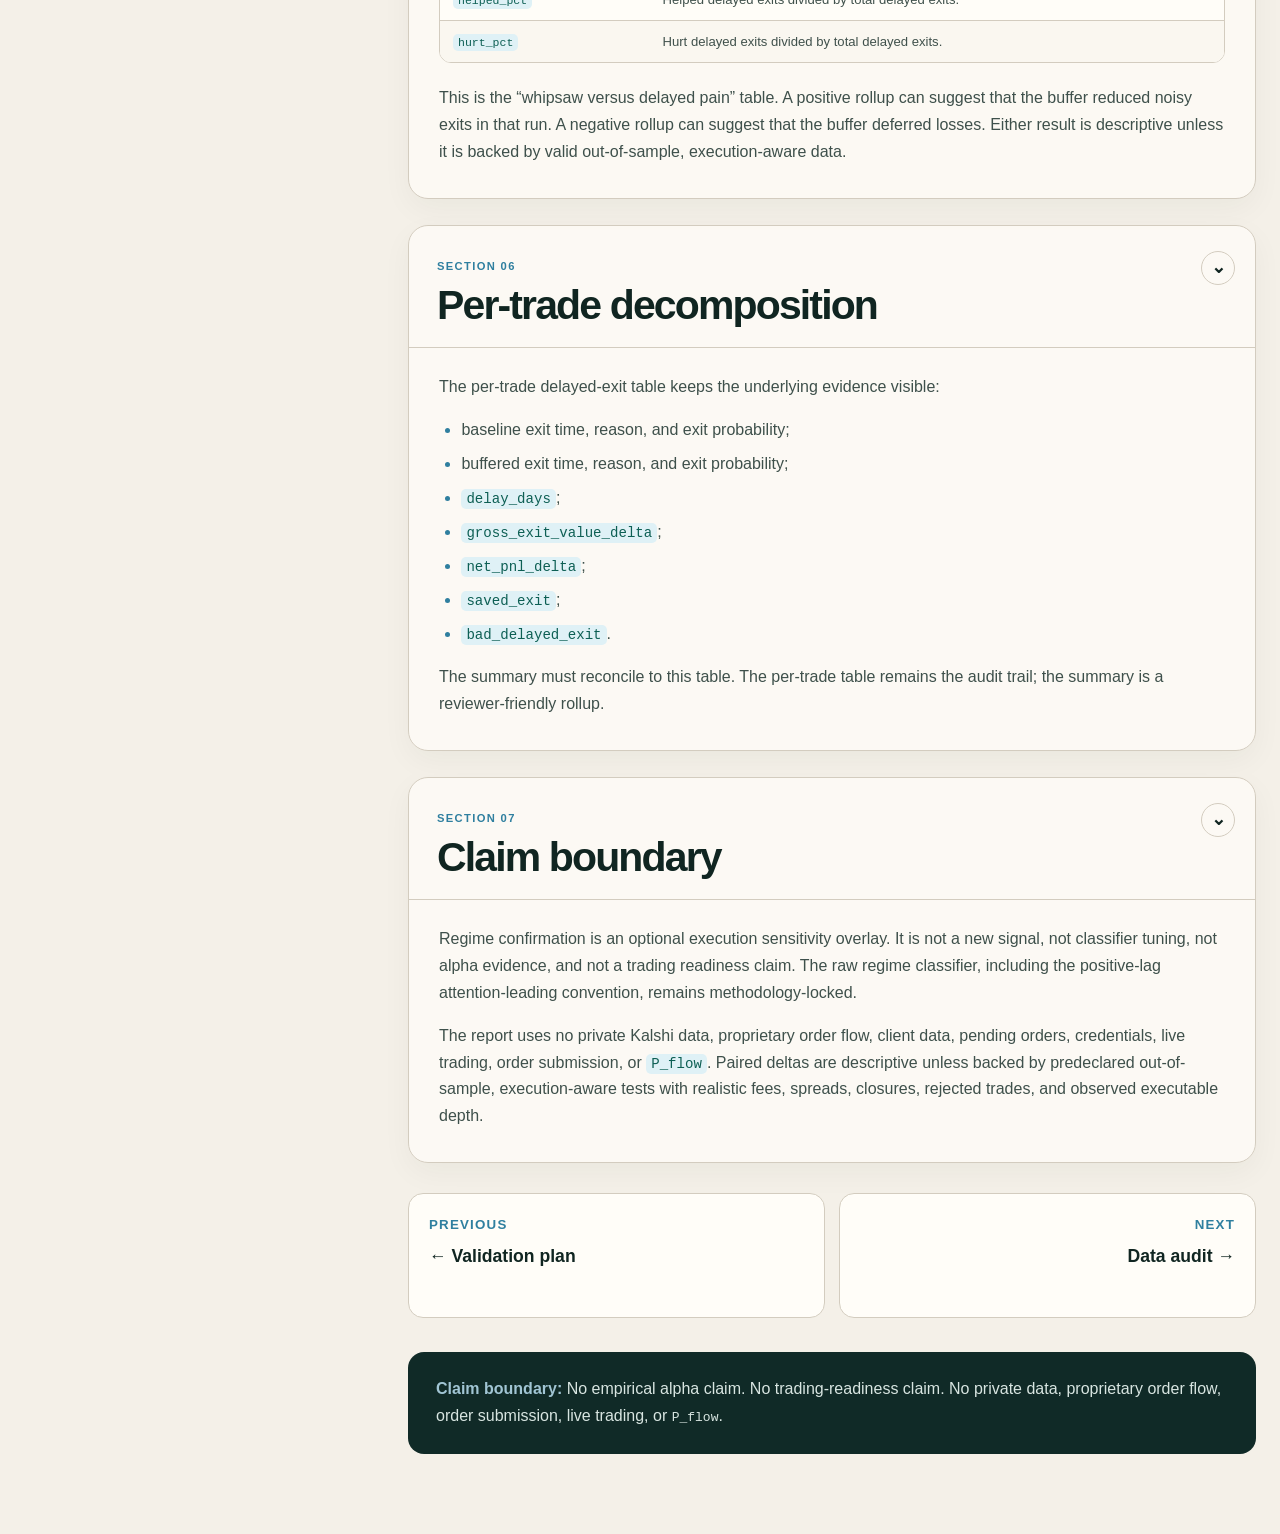
<file: docs/submission/REGIME_CONFIRMATION_PANEL.html>
<!doctype html>
<html lang="en">
<head>
  <meta charset="utf-8">
  <meta name="viewport" content="width=device-width, initial-scale=1">
  <meta name="description" content="How VALI compares unbuffered and buffered regime-confirmation overlays without changing the raw classifier or making alpha claims.">
  <title>Regime Confirmation Panel · VALI Research Library</title>
  <link rel="stylesheet" href="library.css">
</head>
<body style="--accent:#2f7f9f;--accent-soft:#dff1f6" data-page="confirmation-panel">
  <a class="skip-link" href="#document">Skip to document</a>
  <div class="reading-progress" aria-hidden="true"><span id="reading-progress"></span></div>
  <header class="topbar">
    <div class="topbar-inner">
      <a class="library-brand" href="VALI_EXPLORER.html"><span class="library-mark">V</span><span>VALI Explorer</span></a>
      <span class="topbar-divider" aria-hidden="true"></span>
      <span class="document-label">Research Library · Confirmation panel</span>
      <button class="toc-toggle" id="toc-toggle" type="button" aria-controls="doc-sidebar" aria-expanded="false">Contents</button>
      <label class="page-switcher-wrap"><span class="skip-link">Choose a library page</span><select class="page-switcher" id="page-switcher" aria-label="Choose a research library page"><option value="KALSHI_QUANT_RESEARCHER_CASE_STUDY.html">Case study</option><option value="EMPIRICAL_VALIDATION_PLAN.html">Validation plan</option><option value="REGIME_CONFIRMATION_PANEL.html" selected>Confirmation panel</option><option value="DATA_AVAILABILITY_AUDIT.html">Data audit</option><option value="ATTENTION_DATA_ACQUISITION_PROTOCOL.html">Attention protocol</option><option value="KALSHI_RECONSTRUCTION_LEDGER.html">Kalshi ledger</option><option value="FINAL_VALIDATION_REPORT.html">Validation report</option><option value="REVIEWER_GUIDE.html">Reviewer guide</option></select></label>
    </div>
  </header>
  <div class="page-shell">
    <aside class="doc-sidebar" id="doc-sidebar">
      <span class="doc-type">Execution sensitivity</span>
      <h2 class="sidebar-title">Confirmation panel</h2>
      <p class="sidebar-summary">How VALI compares unbuffered and buffered regime-confirmation overlays without changing the raw classifier or making alpha claims.</p>
      <label class="search-label" for="section-search">Search this document</label>
      <input class="section-search" id="section-search" type="search" placeholder="Try “leakage” or “depth”">
      <p class="search-result" id="search-result">7 sections</p>
      <p class="toc-heading">On this page</p>
      <nav class="toc" aria-label="Document sections"><a href="#purpose">Purpose</a><a href="#what-it-compares">What it compares</a><a href="#how-to-run-it">How to run it</a><a href="#outputs">Outputs</a><a href="#delayed-exit-summary">Delayed-exit summary</a><a href="#per-trade-decomposition">Per-trade decomposition</a><a href="#claim-boundary">Claim boundary</a></nav>
      <div class="sidebar-actions">
        <button class="small-button" id="collapse-all" type="button">Collapse all</button>
        <a class="small-button" href="REGIME_CONFIRMATION_PANEL.md">View source .md</a>
      </div>
    </aside>
    <main class="document" id="document">
      <header class="doc-hero">
        <span class="hero-kicker">Execution sensitivity · VALI Research Library</span>
        <h1>Regime Confirmation Panel</h1>
        <p>How VALI compares unbuffered and buffered regime-confirmation overlays without changing the raw classifier or making alpha claims.</p>
        <div class="hero-meta"><span class="meta-pill">EM-2 robustness tool</span><span class="meta-pill">Public-data-only</span><span class="meta-pill">Research, not a trading claim</span></div>
      </header>
      <section class="doc-section" id="purpose" data-doc-section><div class="section-heading"><span class="section-index">Section 01</span><h2>Purpose</h2><button class="section-toggle" type="button" aria-controls="purpose-body" aria-expanded="true" aria-label="Collapse Purpose" data-section-title="Purpose">⌄</button></div><div class="section-body" id="purpose-body">
<p><code>vali confirmation-panel</code> is a compact execution-sensitivity report for the regime-confirmation overlay. It asks a narrow question: if the raw VALI regime classifier flips for a noisy day, does a predeclared confirmation buffer reduce whipsaw, or does it merely delay losses?</p>
<p>The panel is not a new signal, not classifier tuning, and not alpha evidence. It keeps the same public <code>A</code>, public/executable <code>P</code>, <code>S_t</code>, <code>M_t</code>, raw regimes, folds, data, market mappings, and provider behavior. Only the simulated execution decision overlay varies.</p>
</div></section>
<section class="doc-section" id="what-it-compares" data-doc-section><div class="section-heading"><span class="section-index">Section 02</span><h2>What it compares</h2><button class="section-toggle" type="button" aria-controls="what-it-compares-body" aria-expanded="true" aria-label="Collapse What it compares" data-section-title="What it compares">⌄</button></div><div class="section-body" id="what-it-compares-body">
<p>The default grid is fixed and predeclared:</p>
<div class="table-scroll"><table><thead><tr><th>Arm</th><th>Interpretation</th><th>What changes</th></tr></thead><tbody><tr><td><code>1/1</code></td><td>Baseline</td><td>Existing unbuffered entry and exit behavior.</td></tr><tr><td><code>1/2</code></td><td>Exit-only buffer</td><td>Entries remain immediate; regime-change exits require two confirming periods.</td></tr><tr><td><code>2/1</code></td><td>Entry-only buffer</td><td>Attention-leading entries require two confirming periods; exits remain immediate.</td></tr><tr><td><code>2/2</code></td><td>Symmetric buffer</td><td>Both entry and regime-change exit confirmation require two periods.</td></tr><tr><td><code>3/3</code></td><td>Stronger symmetric buffer</td><td>Both sides require three periods.</td></tr></tbody></table></div>
<p>If the active config specifies a different entry/exit pair, the command includes that pair as an additional arm without replacing the default grid.</p>
</div></section>
<section class="doc-section" id="how-to-run-it" data-doc-section><div class="section-heading"><span class="section-index">Section 03</span><h2>How to run it</h2><button class="section-toggle" type="button" aria-controls="how-to-run-it-body" aria-expanded="true" aria-label="Collapse How to run it" data-section-title="How to run it">⌄</button></div><div class="section-body" id="how-to-run-it-body">
<p>The command is explicit; it does not run inside ordinary <code>vali backtest</code>.</p>
<pre><code class="language-powershell">&amp; &#x27;.\.venv\Scripts\python.exe&#x27; -m vali confirmation-panel --config configs/experiments/fed_easing_v1.toml --out reports/confirmation-panel</code></pre>
<p>Optional local experimentation can override the grid:</p>
<pre><code class="language-powershell">&amp; &#x27;.\.venv\Scripts\python.exe&#x27; -m vali confirmation-panel --config configs/experiments/fed_easing_v1.toml --out reports/confirmation-panel --grid 1/1,1/2,2/1,2/2,3/3</code></pre>
<p>The command writes only to the requested output directory. It does not contact live providers, submit orders, or infer missing data. A canonical empirical confirmation report should not be generated until the point-in-time attention history and reconstructed Kalshi market tiers pass the repeated data-readiness audit.</p>
</div></section>
<section class="doc-section" id="outputs" data-doc-section><div class="section-heading"><span class="section-index">Section 04</span><h2>Outputs</h2><button class="section-toggle" type="button" aria-controls="outputs-body" aria-expanded="true" aria-label="Collapse Outputs" data-section-title="Outputs">⌄</button></div><div class="section-body" id="outputs-body">
<p>The panel emits machine-readable files plus a small HTML report:</p>
<div class="table-scroll"><table><thead><tr><th>Output</th><th>Purpose</th></tr></thead><tbody><tr><td><code>regime_confirmation_panel.csv</code> / <code>.parquet</code></td><td>Per-arm metrics for the fixed confirmation grid.</td></tr><tr><td><code>regime_confirmation_deltas.csv</code> / <code>.parquet</code></td><td>Pairwise deltas versus the <code>1/1</code> baseline arm.</td></tr><tr><td><code>regime_confirmation_delayed_exit_summary.csv</code> / <code>.parquet</code></td><td>Desk-friendly delayed-exit rollup.</td></tr><tr><td><code>regime_confirmation_delayed_exits.csv</code> / <code>.parquet</code></td><td>Per-trade delayed-exit decomposition.</td></tr><tr><td><code>regime_confirmation_manifest.json</code></td><td>Inputs, config, grid, outputs, and research-warning metadata.</td></tr><tr><td><code>regime_confirmation_report.html</code></td><td>Offline human-readable summary of the same artifacts.</td></tr></tbody></table></div>
</div></section>
<section class="doc-section" id="delayed-exit-summary" data-doc-section><div class="section-heading"><span class="section-index">Section 05</span><h2>Delayed-exit summary</h2><button class="section-toggle" type="button" aria-controls="delayed-exit-summary-body" aria-expanded="true" aria-label="Collapse Delayed-exit summary" data-section-title="Delayed-exit summary">⌄</button></div><div class="section-body" id="delayed-exit-summary-body">
<p>The delayed-exit summary is the first diagnostic to read when a buffer looks better or worse. It aggregates the per-trade decomposition into:</p>
<div class="table-scroll"><table><thead><tr><th>Field</th><th>Meaning</th></tr></thead><tbody><tr><td><code>delayed_exits_total</code></td><td>Number of baseline regime-change exits that were delayed by a buffered arm.</td></tr><tr><td><code>delayed_exits_helped</code></td><td>Delayed exits where the buffered outcome improved versus the baseline exit.</td></tr><tr><td><code>delayed_exits_hurt</code></td><td>Delayed exits where the buffered outcome worsened versus the baseline exit.</td></tr><tr><td><code>net_delay_pnl</code></td><td>Sum of <code>net_pnl_delta</code> across delayed exits.</td></tr><tr><td><code>helped_pct</code></td><td>Helped delayed exits divided by total delayed exits.</td></tr><tr><td><code>hurt_pct</code></td><td>Hurt delayed exits divided by total delayed exits.</td></tr></tbody></table></div>
<p>This is the “whipsaw versus delayed pain” table. A positive rollup can suggest that the buffer reduced noisy exits in that run. A negative rollup can suggest that the buffer deferred losses. Either result is descriptive unless it is backed by valid out-of-sample, execution-aware data.</p>
</div></section>
<section class="doc-section" id="per-trade-decomposition" data-doc-section><div class="section-heading"><span class="section-index">Section 06</span><h2>Per-trade decomposition</h2><button class="section-toggle" type="button" aria-controls="per-trade-decomposition-body" aria-expanded="true" aria-label="Collapse Per-trade decomposition" data-section-title="Per-trade decomposition">⌄</button></div><div class="section-body" id="per-trade-decomposition-body">
<p>The per-trade delayed-exit table keeps the underlying evidence visible:</p>
<ul><li>baseline exit time, reason, and exit probability;</li><li>buffered exit time, reason, and exit probability;</li><li><code>delay_days</code>;</li><li><code>gross_exit_value_delta</code>;</li><li><code>net_pnl_delta</code>;</li><li><code>saved_exit</code>;</li><li><code>bad_delayed_exit</code>.</li></ul>
<p>The summary must reconcile to this table. The per-trade table remains the audit trail; the summary is a reviewer-friendly rollup.</p>
</div></section>
<section class="doc-section" id="claim-boundary" data-doc-section><div class="section-heading"><span class="section-index">Section 07</span><h2>Claim boundary</h2><button class="section-toggle" type="button" aria-controls="claim-boundary-body" aria-expanded="true" aria-label="Collapse Claim boundary" data-section-title="Claim boundary">⌄</button></div><div class="section-body" id="claim-boundary-body">
<p>Regime confirmation is an optional execution sensitivity overlay. It is not a new signal, not classifier tuning, not alpha evidence, and not a trading readiness claim. The raw regime classifier, including the positive-lag attention-leading convention, remains methodology-locked.</p>
<p>The report uses no private Kalshi data, proprietary order flow, client data, pending orders, credentials, live trading, order submission, or <code>P_flow</code>. Paired deltas are descriptive unless backed by predeclared out-of-sample, execution-aware tests with realistic fees, spreads, closures, rejected trades, and observed executable depth.</p>
</div></section>
      <nav class="page-neighbors" aria-label="Adjacent library pages">
        <a class="neighbor previous" href="EMPIRICAL_VALIDATION_PLAN.html"><small>Previous</small><b>← Validation plan</b></a>
        <a class="neighbor next" href="DATA_AVAILABILITY_AUDIT.html"><small>Next</small><b>Data audit →</b></a>
      </nav>
      <footer class="claim-footer"><p><strong>Claim boundary:</strong> No empirical alpha claim. No trading-readiness claim. No private data, proprietary order flow, order submission, live trading, or <code>P_flow</code>.</p></footer>
    </main>
  </div>
  <noscript><style>.doc-sidebar{display:block!important;position:static;max-height:none}.section-body[hidden]{display:block!important}</style></noscript>
  <script src="library.js" defer></script>
</body>
</html>
</file>
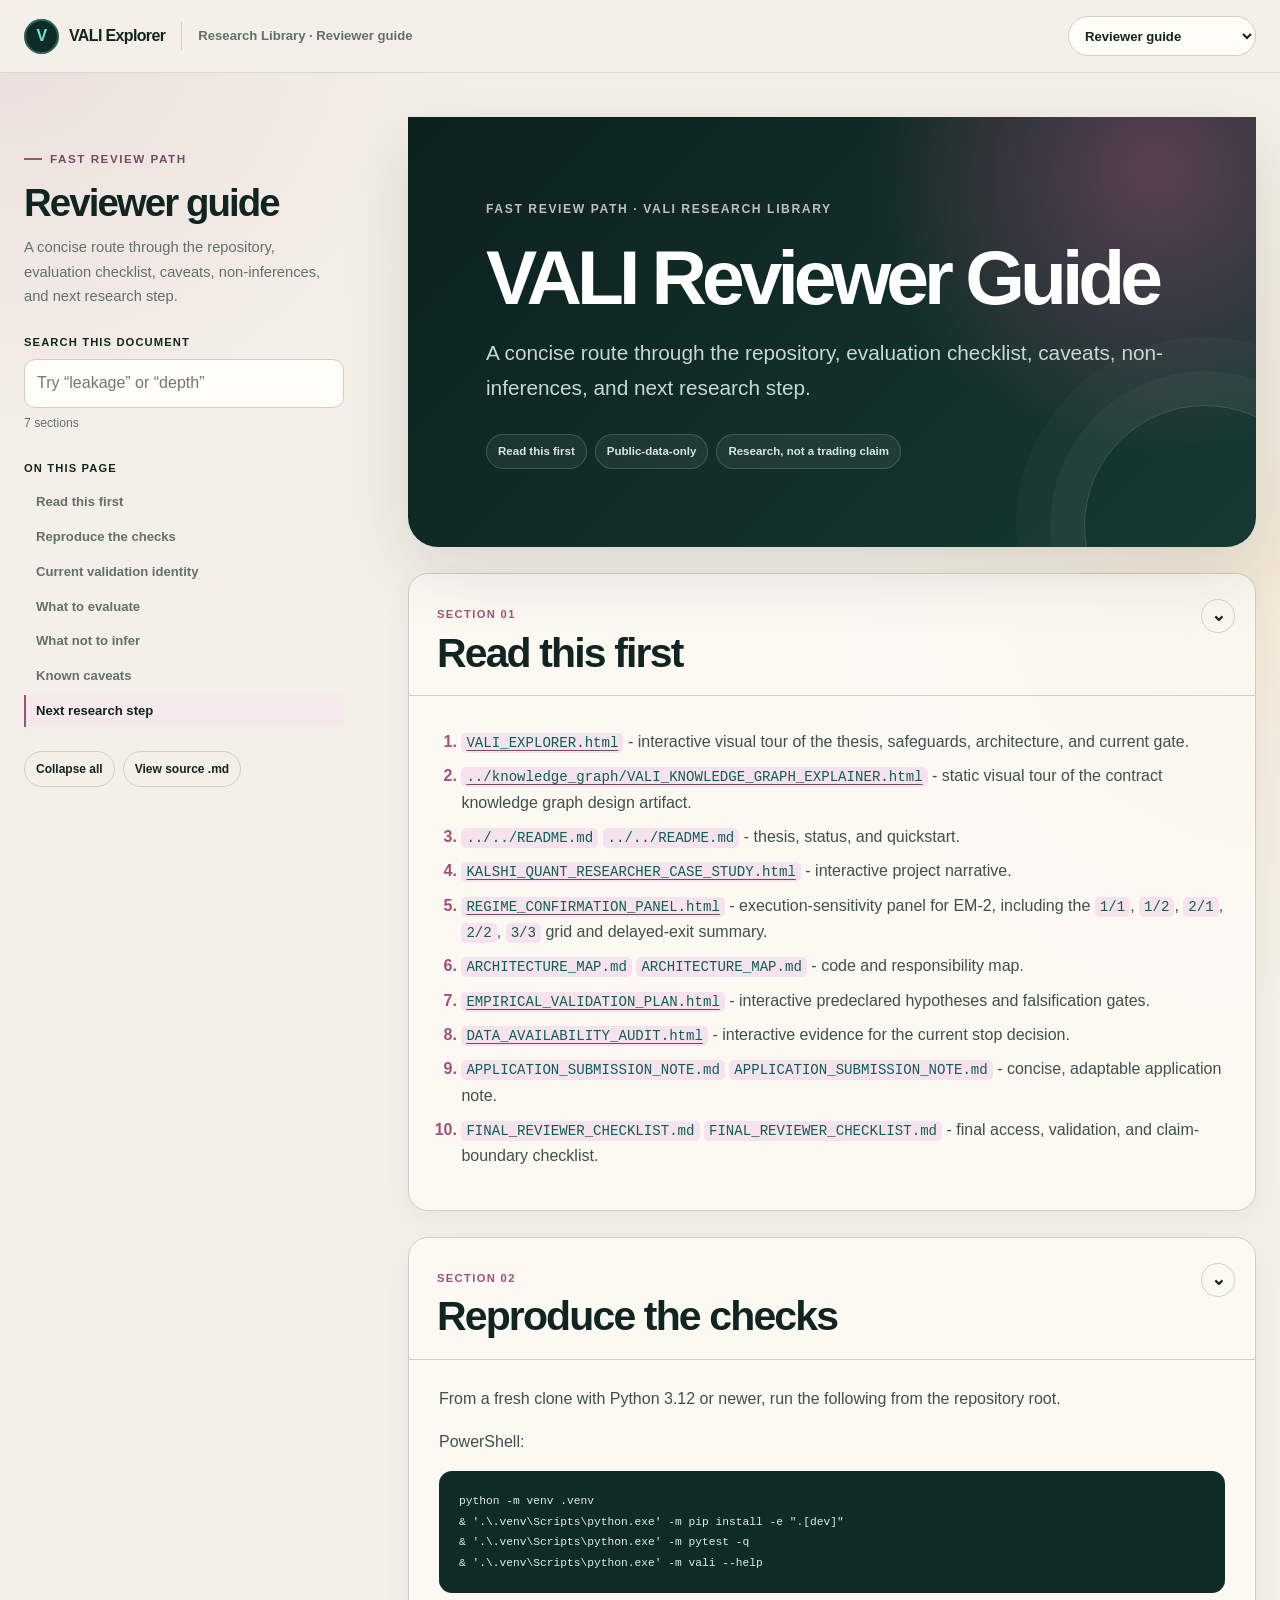
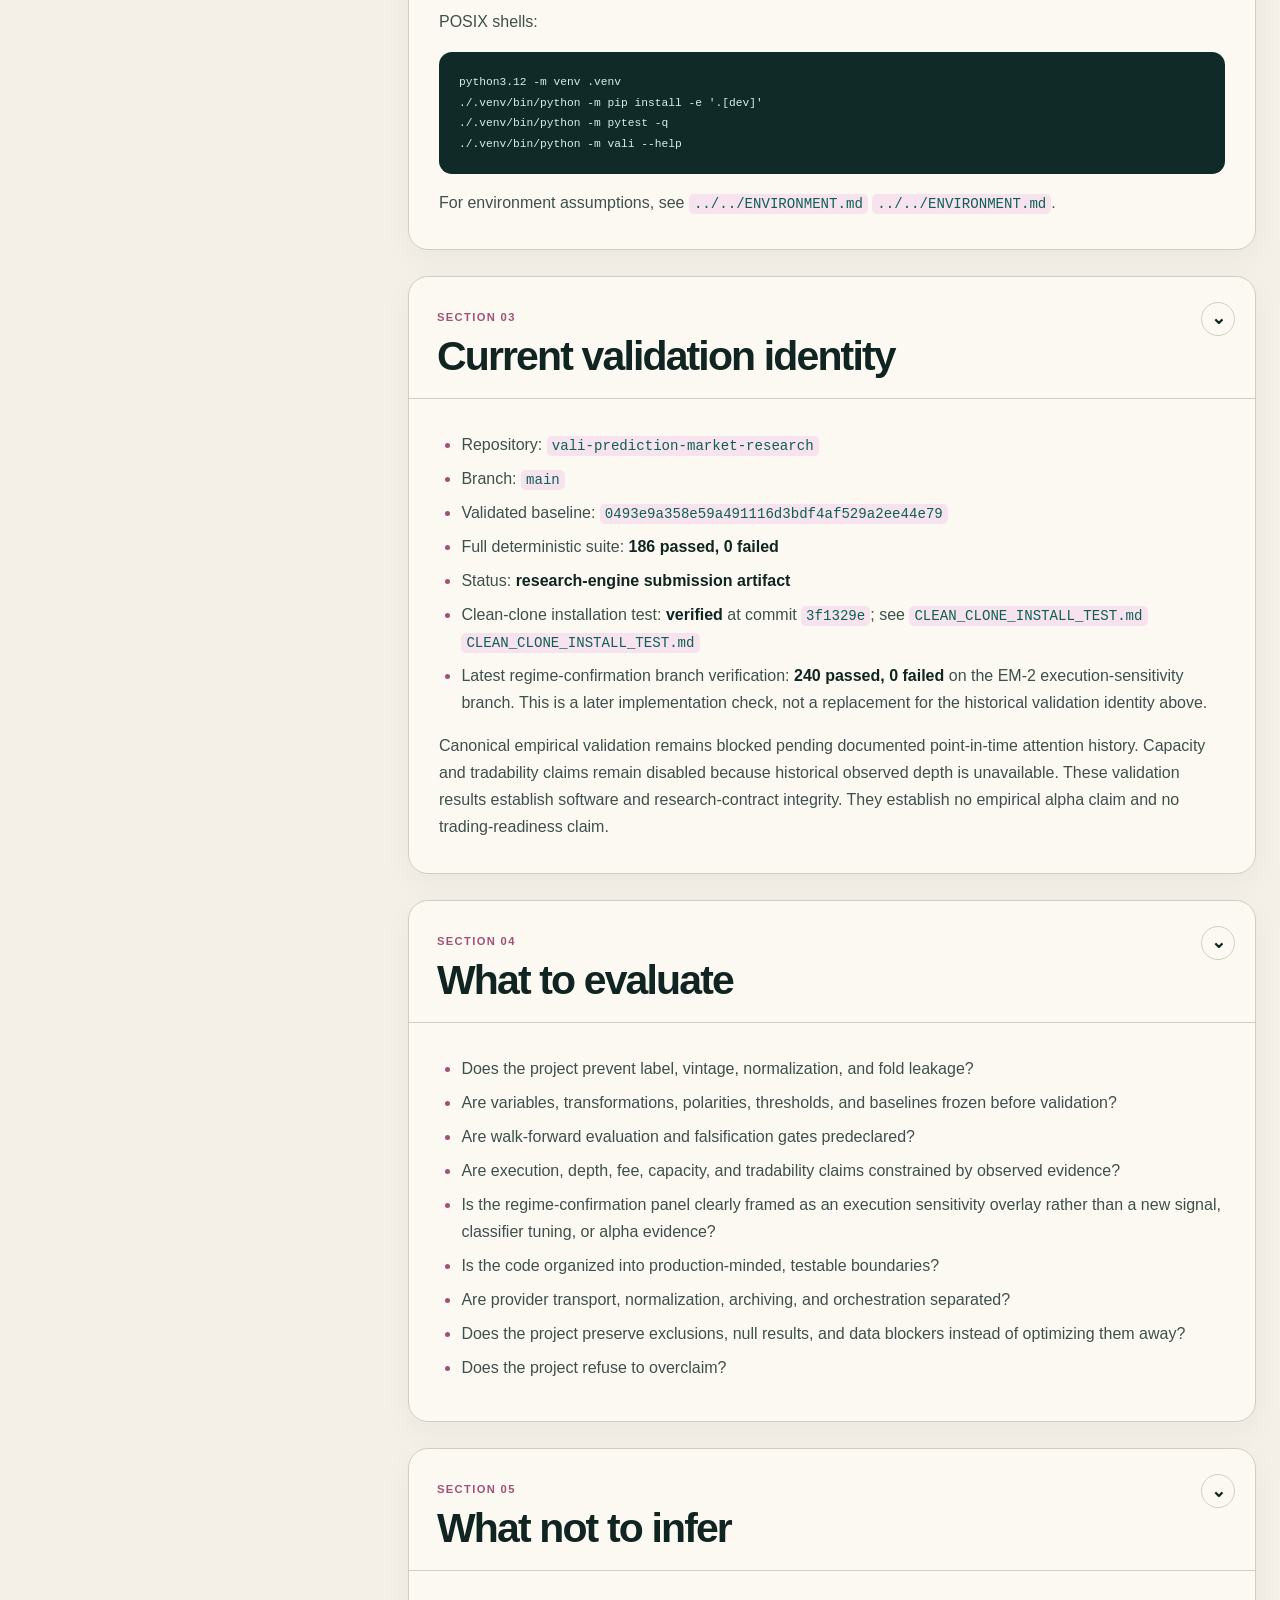
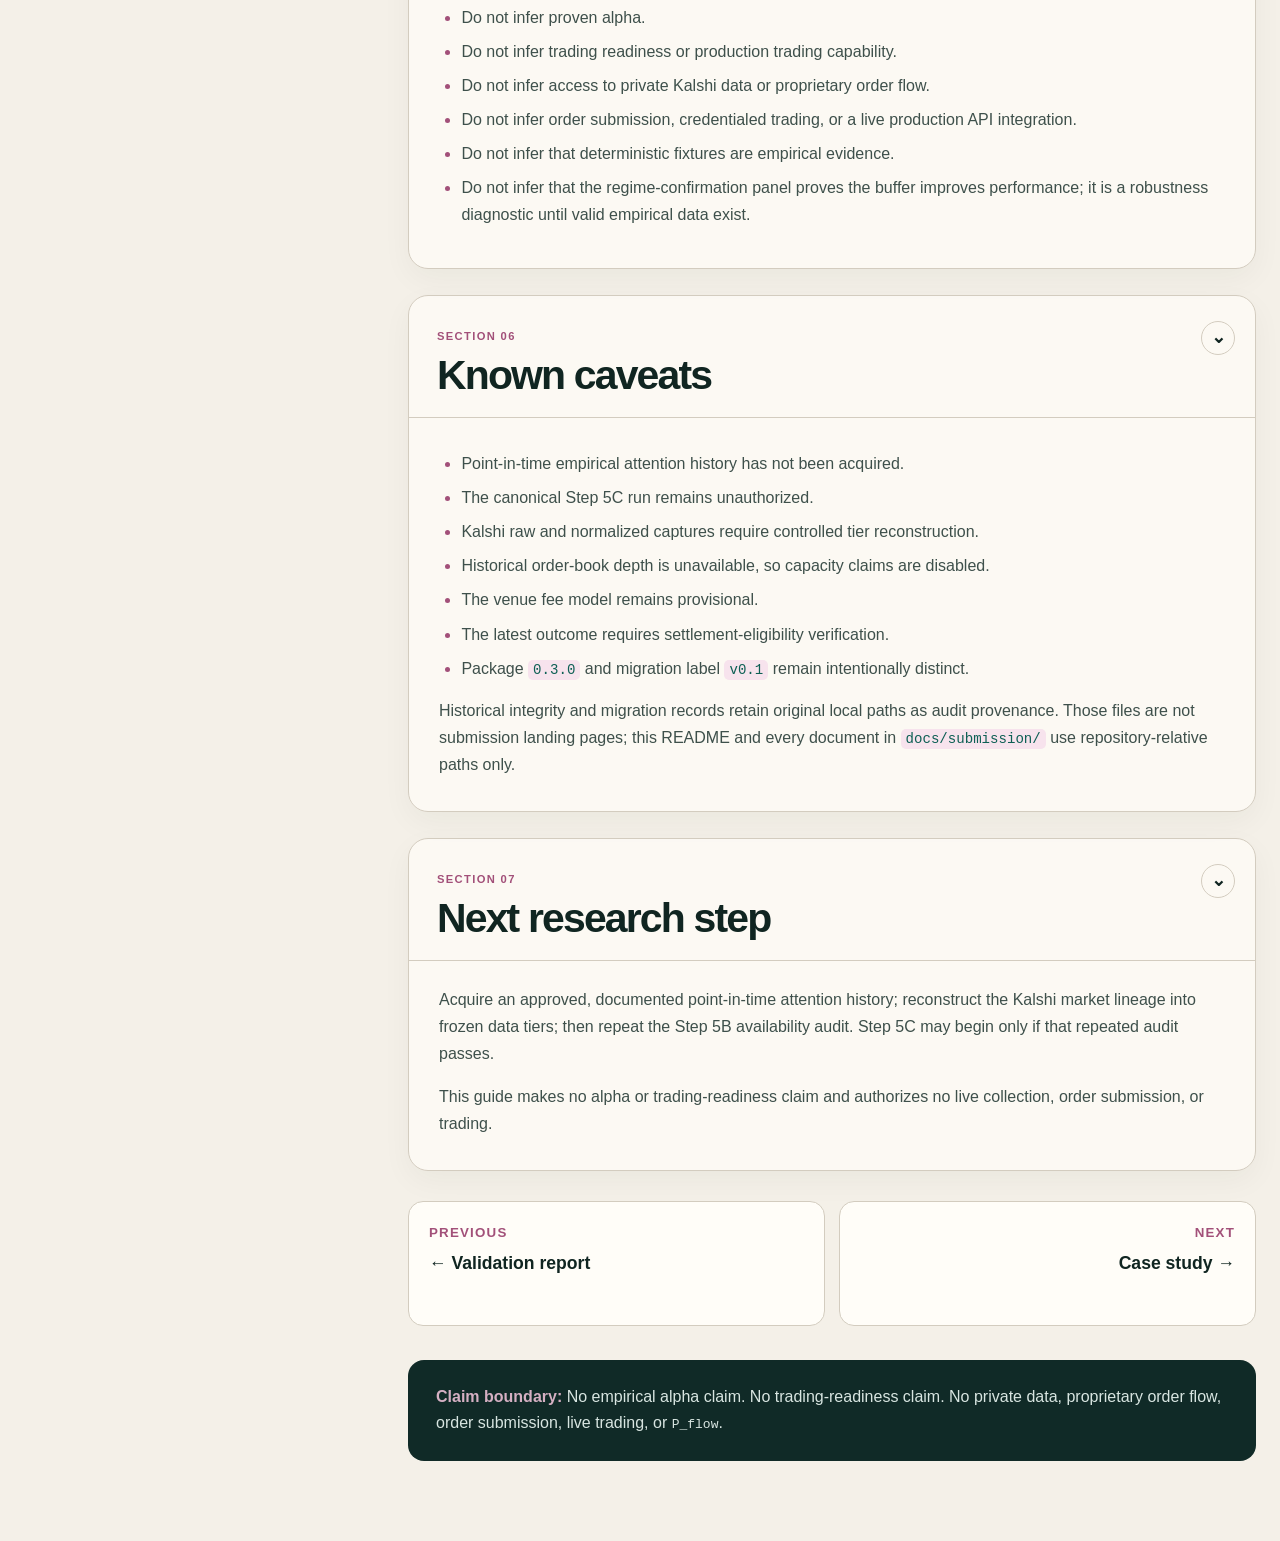
<file: docs/submission/REVIEWER_GUIDE.html>
<!doctype html>
<html lang="en">
<head>
  <meta charset="utf-8">
  <meta name="viewport" content="width=device-width, initial-scale=1">
  <meta name="description" content="A concise route through the repository, evaluation checklist, caveats, non-inferences, and next research step.">
  <title>VALI Reviewer Guide · VALI Research Library</title>
  <link rel="stylesheet" href="library.css">
</head>
<body style="--accent:#a25079;--accent-soft:#f7e3ed" data-page="reviewer-guide">
  <a class="skip-link" href="#document">Skip to document</a>
  <div class="reading-progress" aria-hidden="true"><span id="reading-progress"></span></div>
  <header class="topbar">
    <div class="topbar-inner">
      <a class="library-brand" href="VALI_EXPLORER.html"><span class="library-mark">V</span><span>VALI Explorer</span></a>
      <span class="topbar-divider" aria-hidden="true"></span>
      <span class="document-label">Research Library · Reviewer guide</span>
      <button class="toc-toggle" id="toc-toggle" type="button" aria-controls="doc-sidebar" aria-expanded="false">Contents</button>
      <label class="page-switcher-wrap"><span class="skip-link">Choose a library page</span><select class="page-switcher" id="page-switcher" aria-label="Choose a research library page"><option value="KALSHI_QUANT_RESEARCHER_CASE_STUDY.html">Case study</option><option value="EMPIRICAL_VALIDATION_PLAN.html">Validation plan</option><option value="REGIME_CONFIRMATION_PANEL.html">Confirmation panel</option><option value="DATA_AVAILABILITY_AUDIT.html">Data audit</option><option value="ATTENTION_DATA_ACQUISITION_PROTOCOL.html">Attention protocol</option><option value="KALSHI_RECONSTRUCTION_LEDGER.html">Kalshi ledger</option><option value="FINAL_VALIDATION_REPORT.html">Validation report</option><option value="REVIEWER_GUIDE.html" selected>Reviewer guide</option></select></label>
    </div>
  </header>
  <div class="page-shell">
    <aside class="doc-sidebar" id="doc-sidebar">
      <span class="doc-type">Fast review path</span>
      <h2 class="sidebar-title">Reviewer guide</h2>
      <p class="sidebar-summary">A concise route through the repository, evaluation checklist, caveats, non-inferences, and next research step.</p>
      <label class="search-label" for="section-search">Search this document</label>
      <input class="section-search" id="section-search" type="search" placeholder="Try “leakage” or “depth”">
      <p class="search-result" id="search-result">7 sections</p>
      <p class="toc-heading">On this page</p>
      <nav class="toc" aria-label="Document sections"><a href="#read-this-first">Read this first</a><a href="#reproduce-the-checks">Reproduce the checks</a><a href="#current-validation-identity">Current validation identity</a><a href="#what-to-evaluate">What to evaluate</a><a href="#what-not-to-infer">What not to infer</a><a href="#known-caveats">Known caveats</a><a href="#next-research-step">Next research step</a></nav>
      <div class="sidebar-actions">
        <button class="small-button" id="collapse-all" type="button">Collapse all</button>
        <a class="small-button" href="REVIEWER_GUIDE.md">View source .md</a>
      </div>
    </aside>
    <main class="document" id="document">
      <header class="doc-hero">
        <span class="hero-kicker">Fast review path · VALI Research Library</span>
        <h1>VALI Reviewer Guide</h1>
        <p>A concise route through the repository, evaluation checklist, caveats, non-inferences, and next research step.</p>
        <div class="hero-meta"><span class="meta-pill">Read this first</span><span class="meta-pill">Public-data-only</span><span class="meta-pill">Research, not a trading claim</span></div>
      </header>
      <section class="doc-section" id="read-this-first" data-doc-section><div class="section-heading"><span class="section-index">Section 01</span><h2>Read this first</h2><button class="section-toggle" type="button" aria-controls="read-this-first-body" aria-expanded="true" aria-label="Collapse Read this first" data-section-title="Read this first">⌄</button></div><div class="section-body" id="read-this-first-body">
<ol><li><a href="VALI_EXPLORER.html"><code>VALI_EXPLORER.html</code></a> - interactive visual tour of the thesis, safeguards, architecture, and current gate.</li><li><a href="../knowledge_graph/VALI_KNOWLEDGE_GRAPH_EXPLAINER.html"><code>../knowledge_graph/VALI_KNOWLEDGE_GRAPH_EXPLAINER.html</code></a> - static visual tour of the contract knowledge graph design artifact.</li><li><span class="md-reference"><code>../../README.md</code> <code>../../README.md</code></span> - thesis, status, and quickstart.</li><li><a href="KALSHI_QUANT_RESEARCHER_CASE_STUDY.html"><code>KALSHI_QUANT_RESEARCHER_CASE_STUDY.html</code></a> - interactive project narrative.</li><li><a href="REGIME_CONFIRMATION_PANEL.html"><code>REGIME_CONFIRMATION_PANEL.html</code></a> - execution-sensitivity panel for EM-2, including the <code>1/1</code>, <code>1/2</code>, <code>2/1</code>, <code>2/2</code>, <code>3/3</code> grid and delayed-exit summary.</li><li><span class="md-reference"><code>ARCHITECTURE_MAP.md</code> <code>ARCHITECTURE_MAP.md</code></span> - code and responsibility map.</li><li><a href="EMPIRICAL_VALIDATION_PLAN.html"><code>EMPIRICAL_VALIDATION_PLAN.html</code></a> - interactive predeclared hypotheses and falsification gates.</li><li><a href="DATA_AVAILABILITY_AUDIT.html"><code>DATA_AVAILABILITY_AUDIT.html</code></a> - interactive evidence for the current stop decision.</li><li><span class="md-reference"><code>APPLICATION_SUBMISSION_NOTE.md</code> <code>APPLICATION_SUBMISSION_NOTE.md</code></span> - concise, adaptable application note.</li><li><span class="md-reference"><code>FINAL_REVIEWER_CHECKLIST.md</code> <code>FINAL_REVIEWER_CHECKLIST.md</code></span> - final access, validation, and claim-boundary checklist.</li></ol>
</div></section>
<section class="doc-section" id="reproduce-the-checks" data-doc-section><div class="section-heading"><span class="section-index">Section 02</span><h2>Reproduce the checks</h2><button class="section-toggle" type="button" aria-controls="reproduce-the-checks-body" aria-expanded="true" aria-label="Collapse Reproduce the checks" data-section-title="Reproduce the checks">⌄</button></div><div class="section-body" id="reproduce-the-checks-body">
<p>From a fresh clone with Python 3.12 or newer, run the following from the repository root.</p>
<p>PowerShell:</p>
<pre><code class="language-powershell">python -m venv .venv
&amp; &#x27;.\.venv\Scripts\python.exe&#x27; -m pip install -e &quot;.[dev]&quot;
&amp; &#x27;.\.venv\Scripts\python.exe&#x27; -m pytest -q
&amp; &#x27;.\.venv\Scripts\python.exe&#x27; -m vali --help</code></pre>
<p>POSIX shells:</p>
<pre><code class="language-sh">python3.12 -m venv .venv
./.venv/bin/python -m pip install -e &#x27;.[dev]&#x27;
./.venv/bin/python -m pytest -q
./.venv/bin/python -m vali --help</code></pre>
<p>For environment assumptions, see <span class="md-reference"><code>../../ENVIRONMENT.md</code> <code>../../ENVIRONMENT.md</code></span>.</p>
</div></section>
<section class="doc-section" id="current-validation-identity" data-doc-section><div class="section-heading"><span class="section-index">Section 03</span><h2>Current validation identity</h2><button class="section-toggle" type="button" aria-controls="current-validation-identity-body" aria-expanded="true" aria-label="Collapse Current validation identity" data-section-title="Current validation identity">⌄</button></div><div class="section-body" id="current-validation-identity-body">
<ul><li>Repository: <code>vali-prediction-market-research</code></li><li>Branch: <code>main</code></li><li>Validated baseline: <code>0493e9a358e59a491116d3bdf4af529a2ee44e79</code></li><li>Full deterministic suite: <strong>186 passed, 0 failed</strong></li><li>Status: <strong>research-engine submission artifact</strong></li><li>Clean-clone installation test: <strong>verified</strong> at commit <code>3f1329e</code>; see <span class="md-reference"><code>CLEAN_CLONE_INSTALL_TEST.md</code> <code>CLEAN_CLONE_INSTALL_TEST.md</code></span></li><li>Latest regime-confirmation branch verification: <strong>240 passed, 0 failed</strong> on the EM-2 execution-sensitivity branch. This is a later implementation check, not a replacement for the historical validation identity above.</li></ul>
<p>Canonical empirical validation remains blocked pending documented point-in-time attention history. Capacity and tradability claims remain disabled because historical observed depth is unavailable. These validation results establish software and research-contract integrity. They establish no empirical alpha claim and no trading-readiness claim.</p>
</div></section>
<section class="doc-section" id="what-to-evaluate" data-doc-section><div class="section-heading"><span class="section-index">Section 04</span><h2>What to evaluate</h2><button class="section-toggle" type="button" aria-controls="what-to-evaluate-body" aria-expanded="true" aria-label="Collapse What to evaluate" data-section-title="What to evaluate">⌄</button></div><div class="section-body" id="what-to-evaluate-body">
<ul><li>Does the project prevent label, vintage, normalization, and fold leakage?</li><li>Are variables, transformations, polarities, thresholds, and baselines frozen before validation?</li><li>Are walk-forward evaluation and falsification gates predeclared?</li><li>Are execution, depth, fee, capacity, and tradability claims constrained by observed evidence?</li><li>Is the regime-confirmation panel clearly framed as an execution sensitivity overlay rather than a new signal, classifier tuning, or alpha evidence?</li><li>Is the code organized into production-minded, testable boundaries?</li><li>Are provider transport, normalization, archiving, and orchestration separated?</li><li>Does the project preserve exclusions, null results, and data blockers instead of optimizing them away?</li><li>Does the project refuse to overclaim?</li></ul>
</div></section>
<section class="doc-section" id="what-not-to-infer" data-doc-section><div class="section-heading"><span class="section-index">Section 05</span><h2>What not to infer</h2><button class="section-toggle" type="button" aria-controls="what-not-to-infer-body" aria-expanded="true" aria-label="Collapse What not to infer" data-section-title="What not to infer">⌄</button></div><div class="section-body" id="what-not-to-infer-body">
<ul><li>Do not infer proven alpha.</li><li>Do not infer trading readiness or production trading capability.</li><li>Do not infer access to private Kalshi data or proprietary order flow.</li><li>Do not infer order submission, credentialed trading, or a live production API integration.</li><li>Do not infer that deterministic fixtures are empirical evidence.</li><li>Do not infer that the regime-confirmation panel proves the buffer improves performance; it is a robustness diagnostic until valid empirical data exist.</li></ul>
</div></section>
<section class="doc-section" id="known-caveats" data-doc-section><div class="section-heading"><span class="section-index">Section 06</span><h2>Known caveats</h2><button class="section-toggle" type="button" aria-controls="known-caveats-body" aria-expanded="true" aria-label="Collapse Known caveats" data-section-title="Known caveats">⌄</button></div><div class="section-body" id="known-caveats-body">
<ul><li>Point-in-time empirical attention history has not been acquired.</li><li>The canonical Step 5C run remains unauthorized.</li><li>Kalshi raw and normalized captures require controlled tier reconstruction.</li><li>Historical order-book depth is unavailable, so capacity claims are disabled.</li><li>The venue fee model remains provisional.</li><li>The latest outcome requires settlement-eligibility verification.</li><li>Package <code>0.3.0</code> and migration label <code>v0.1</code> remain intentionally distinct.</li></ul>
<p>Historical integrity and migration records retain original local paths as audit provenance. Those files are not submission landing pages; this README and every document in <code>docs/submission/</code> use repository-relative paths only.</p>
</div></section>
<section class="doc-section" id="next-research-step" data-doc-section><div class="section-heading"><span class="section-index">Section 07</span><h2>Next research step</h2><button class="section-toggle" type="button" aria-controls="next-research-step-body" aria-expanded="true" aria-label="Collapse Next research step" data-section-title="Next research step">⌄</button></div><div class="section-body" id="next-research-step-body">
<p>Acquire an approved, documented point-in-time attention history; reconstruct the Kalshi market lineage into frozen data tiers; then repeat the Step 5B availability audit. Step 5C may begin only if that repeated audit passes.</p>
<p>This guide makes no alpha or trading-readiness claim and authorizes no live collection, order submission, or trading.</p>
</div></section>
      <nav class="page-neighbors" aria-label="Adjacent library pages">
        <a class="neighbor previous" href="FINAL_VALIDATION_REPORT.html"><small>Previous</small><b>← Validation report</b></a>
        <a class="neighbor next" href="KALSHI_QUANT_RESEARCHER_CASE_STUDY.html"><small>Next</small><b>Case study →</b></a>
      </nav>
      <footer class="claim-footer"><p><strong>Claim boundary:</strong> No empirical alpha claim. No trading-readiness claim. No private data, proprietary order flow, order submission, live trading, or <code>P_flow</code>.</p></footer>
    </main>
  </div>
  <noscript><style>.doc-sidebar{display:block!important;position:static;max-height:none}.section-body[hidden]{display:block!important}</style></noscript>
  <script src="library.js" defer></script>
</body>
</html>
</file>
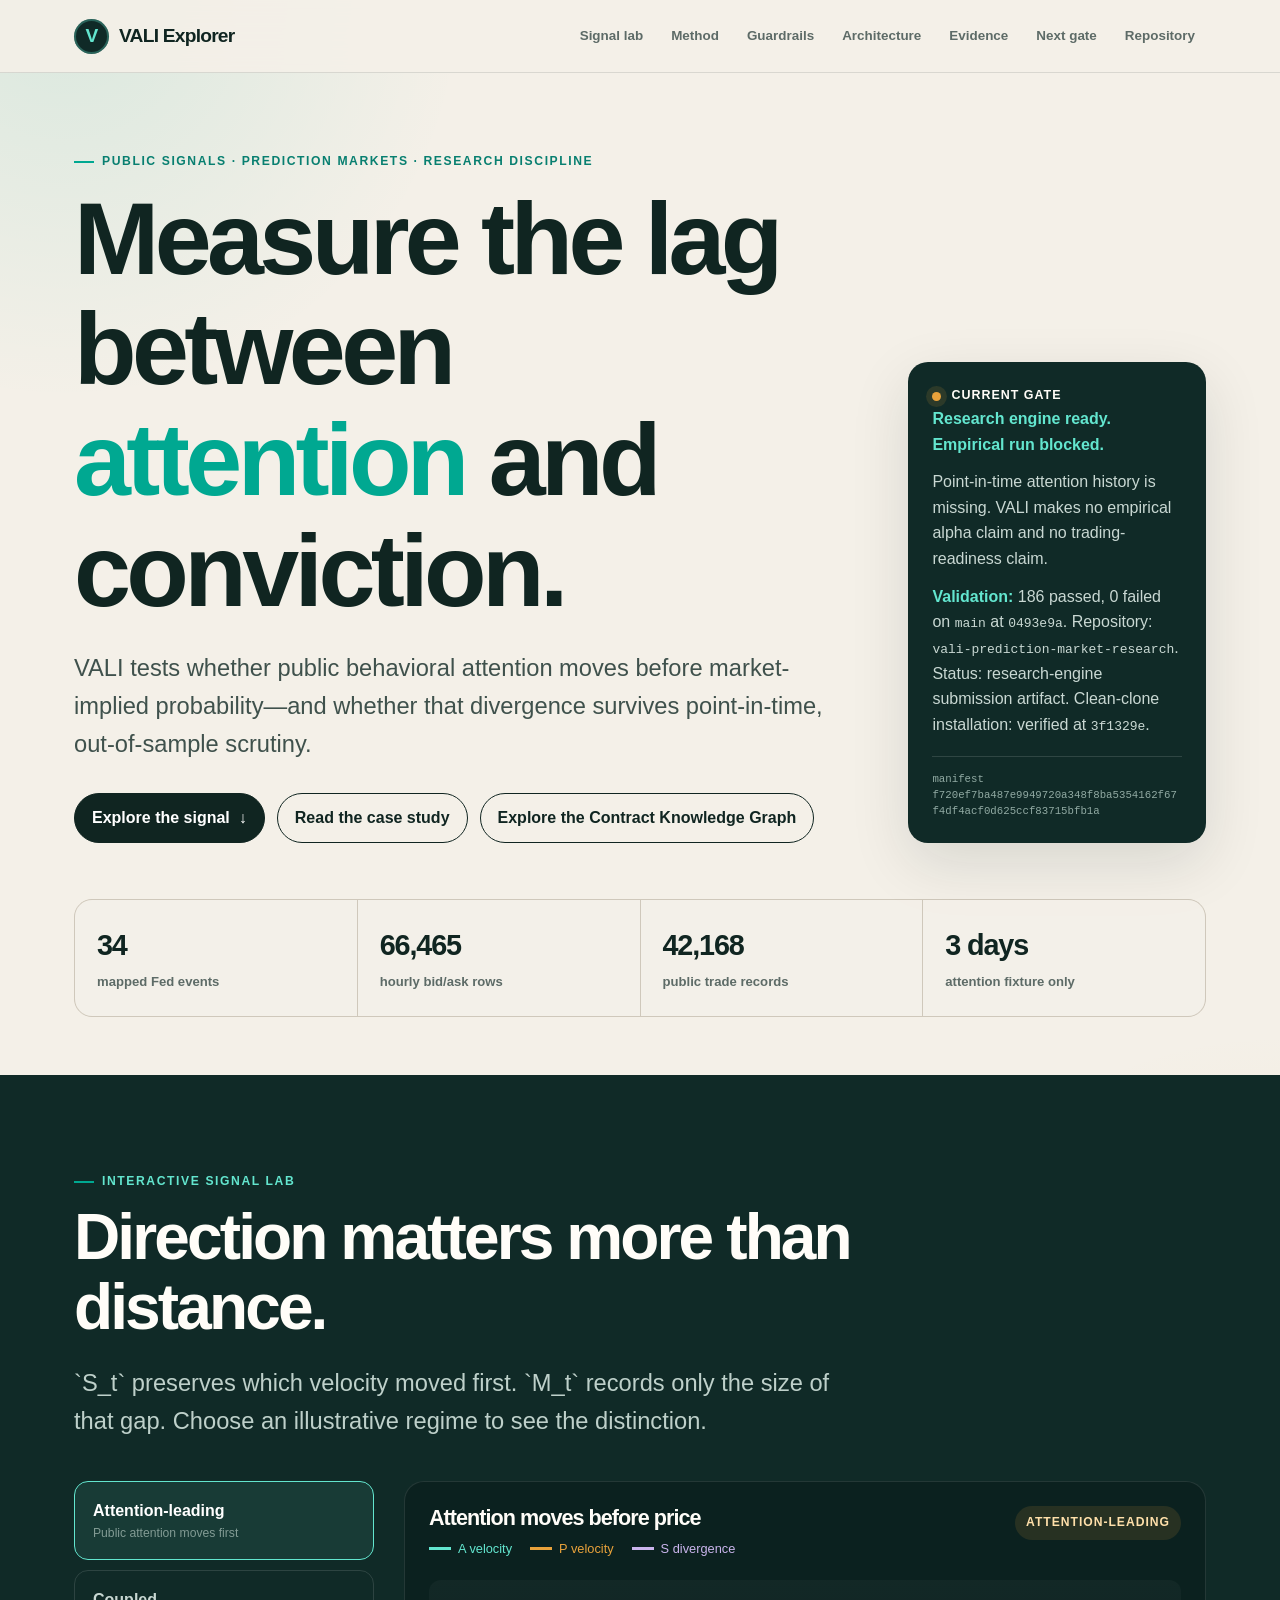
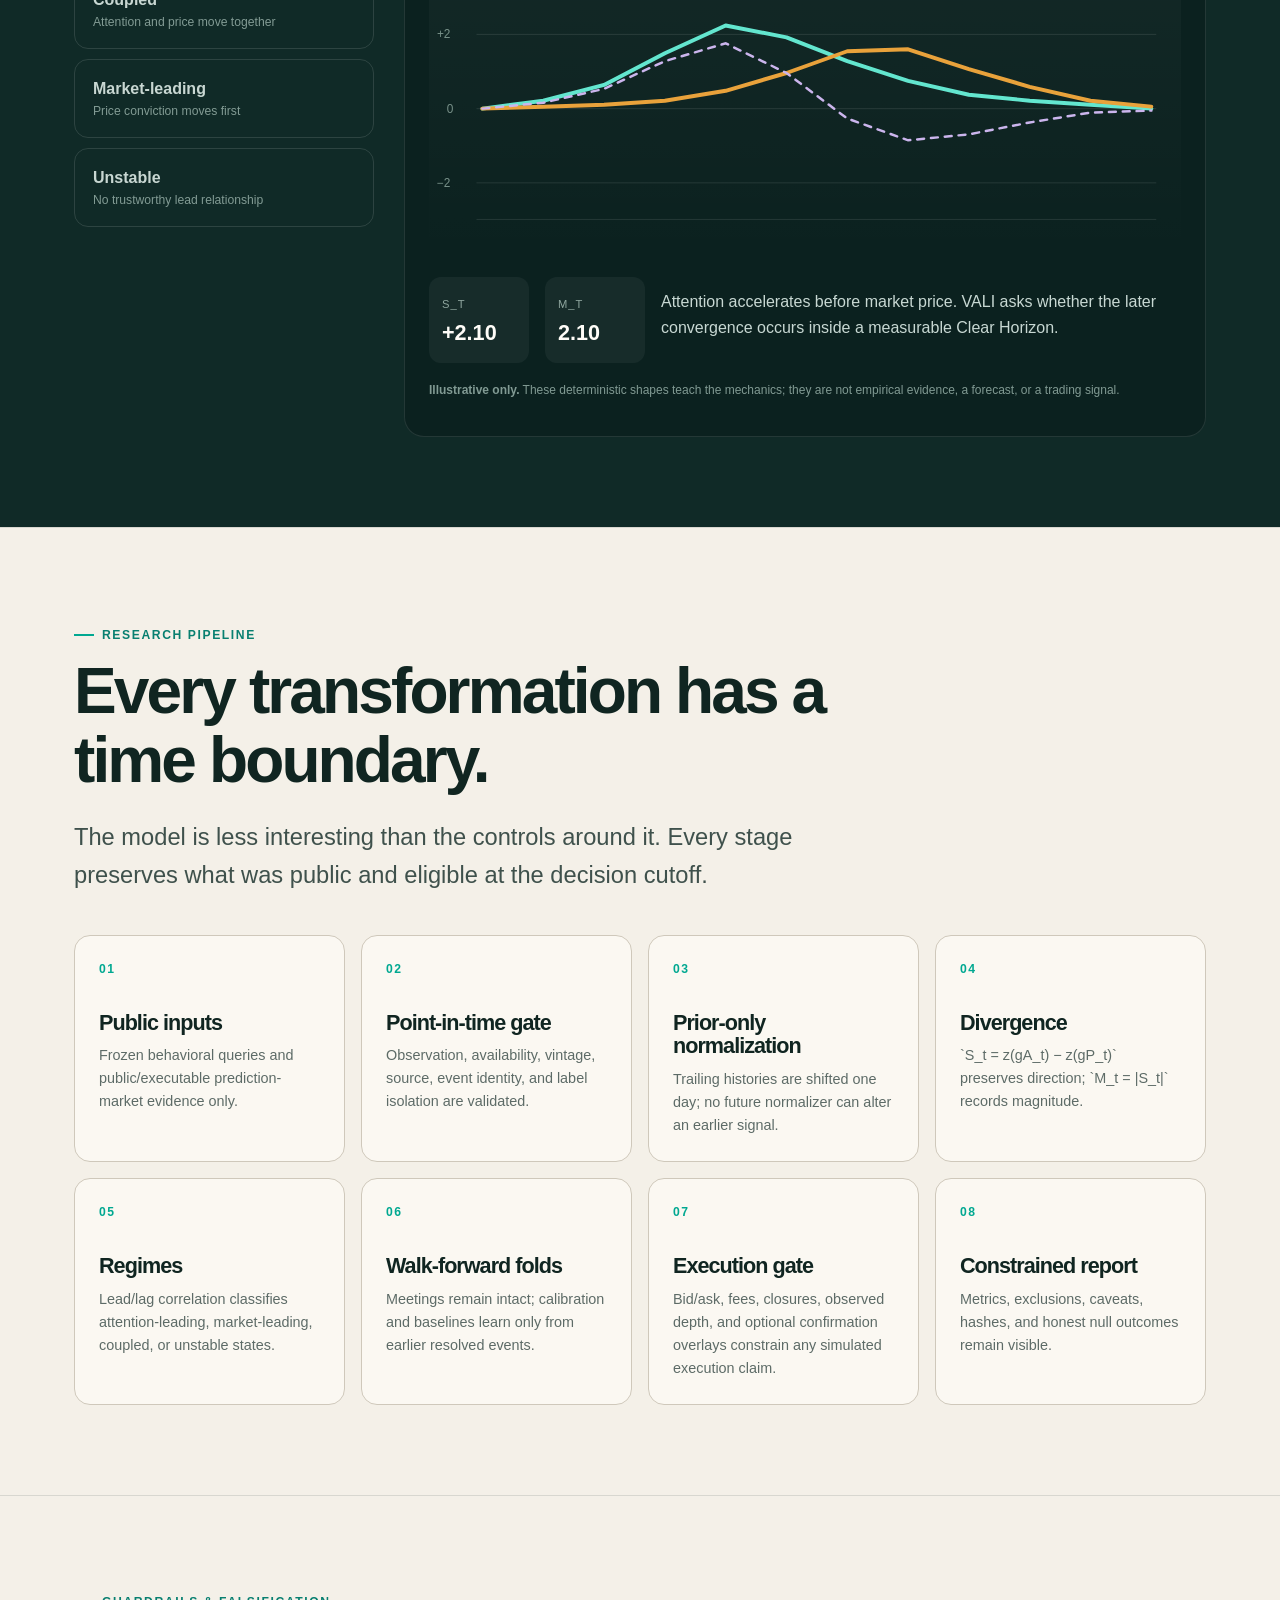
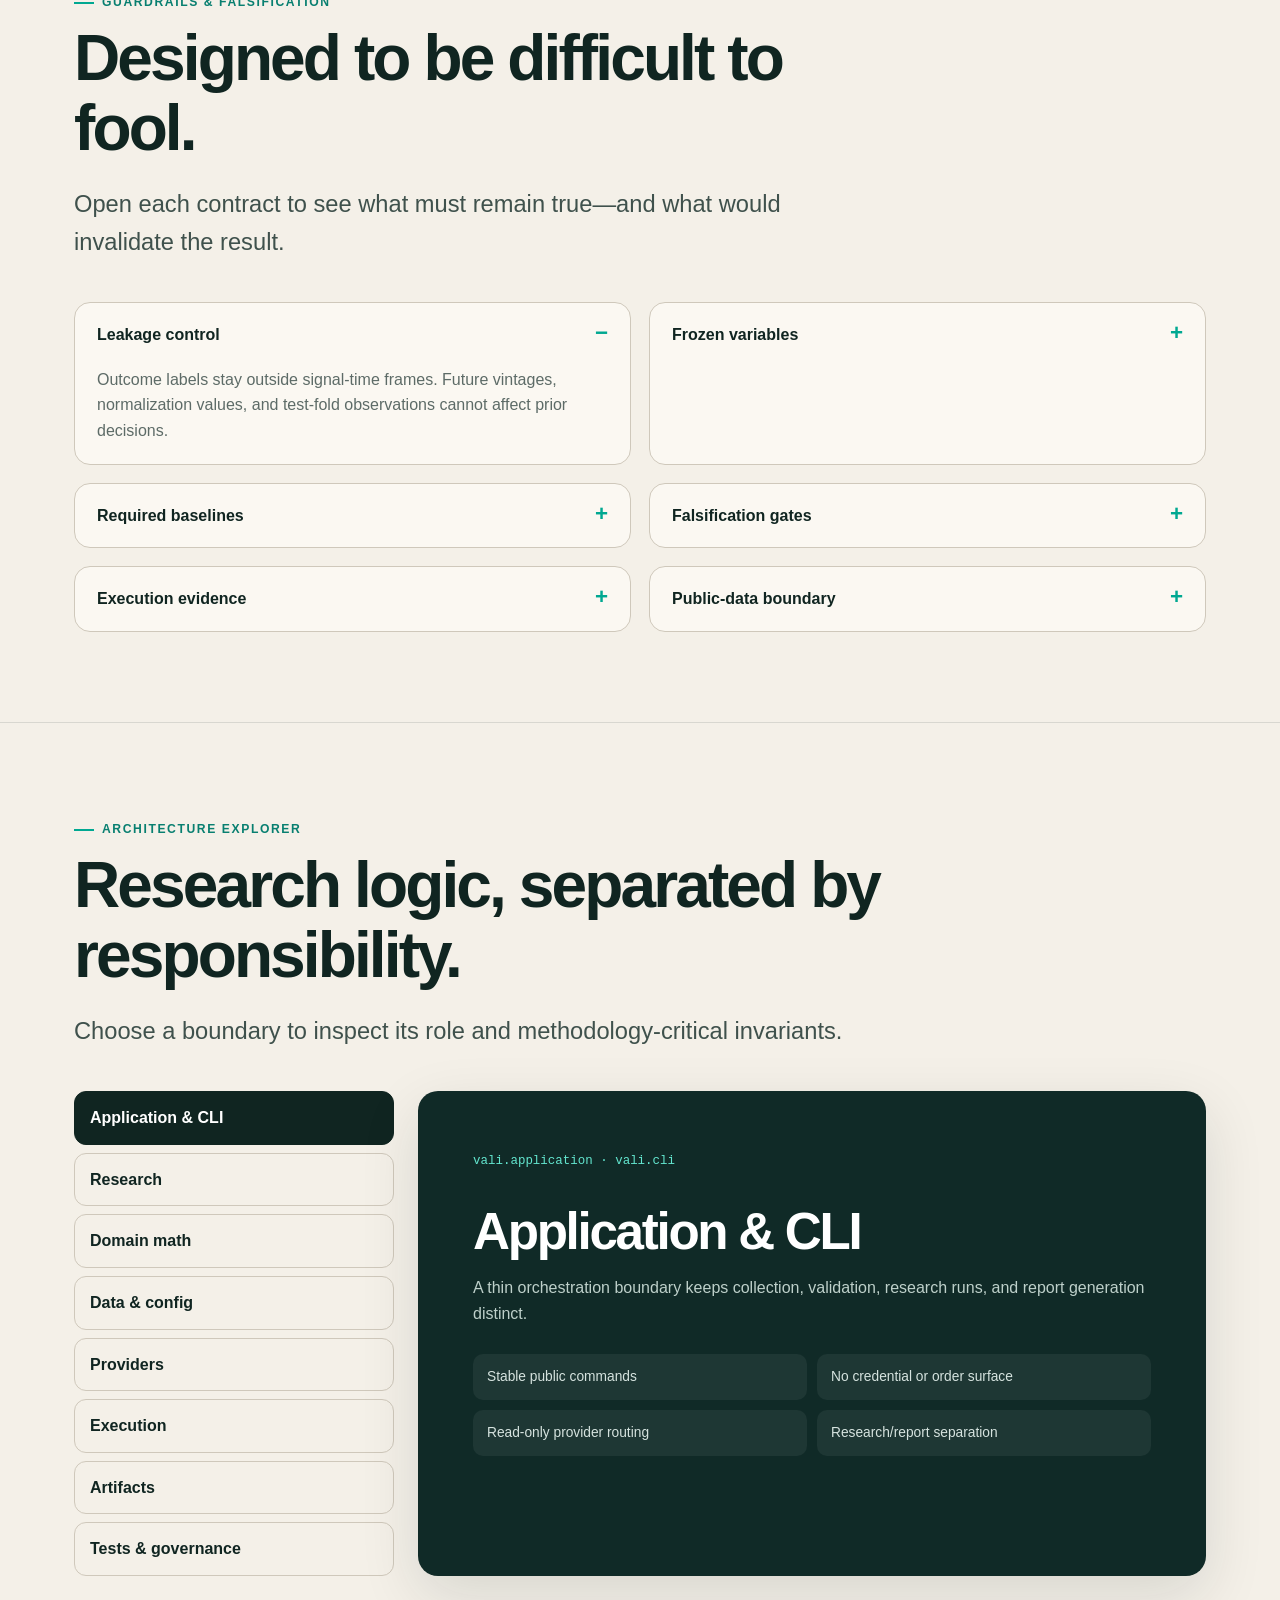
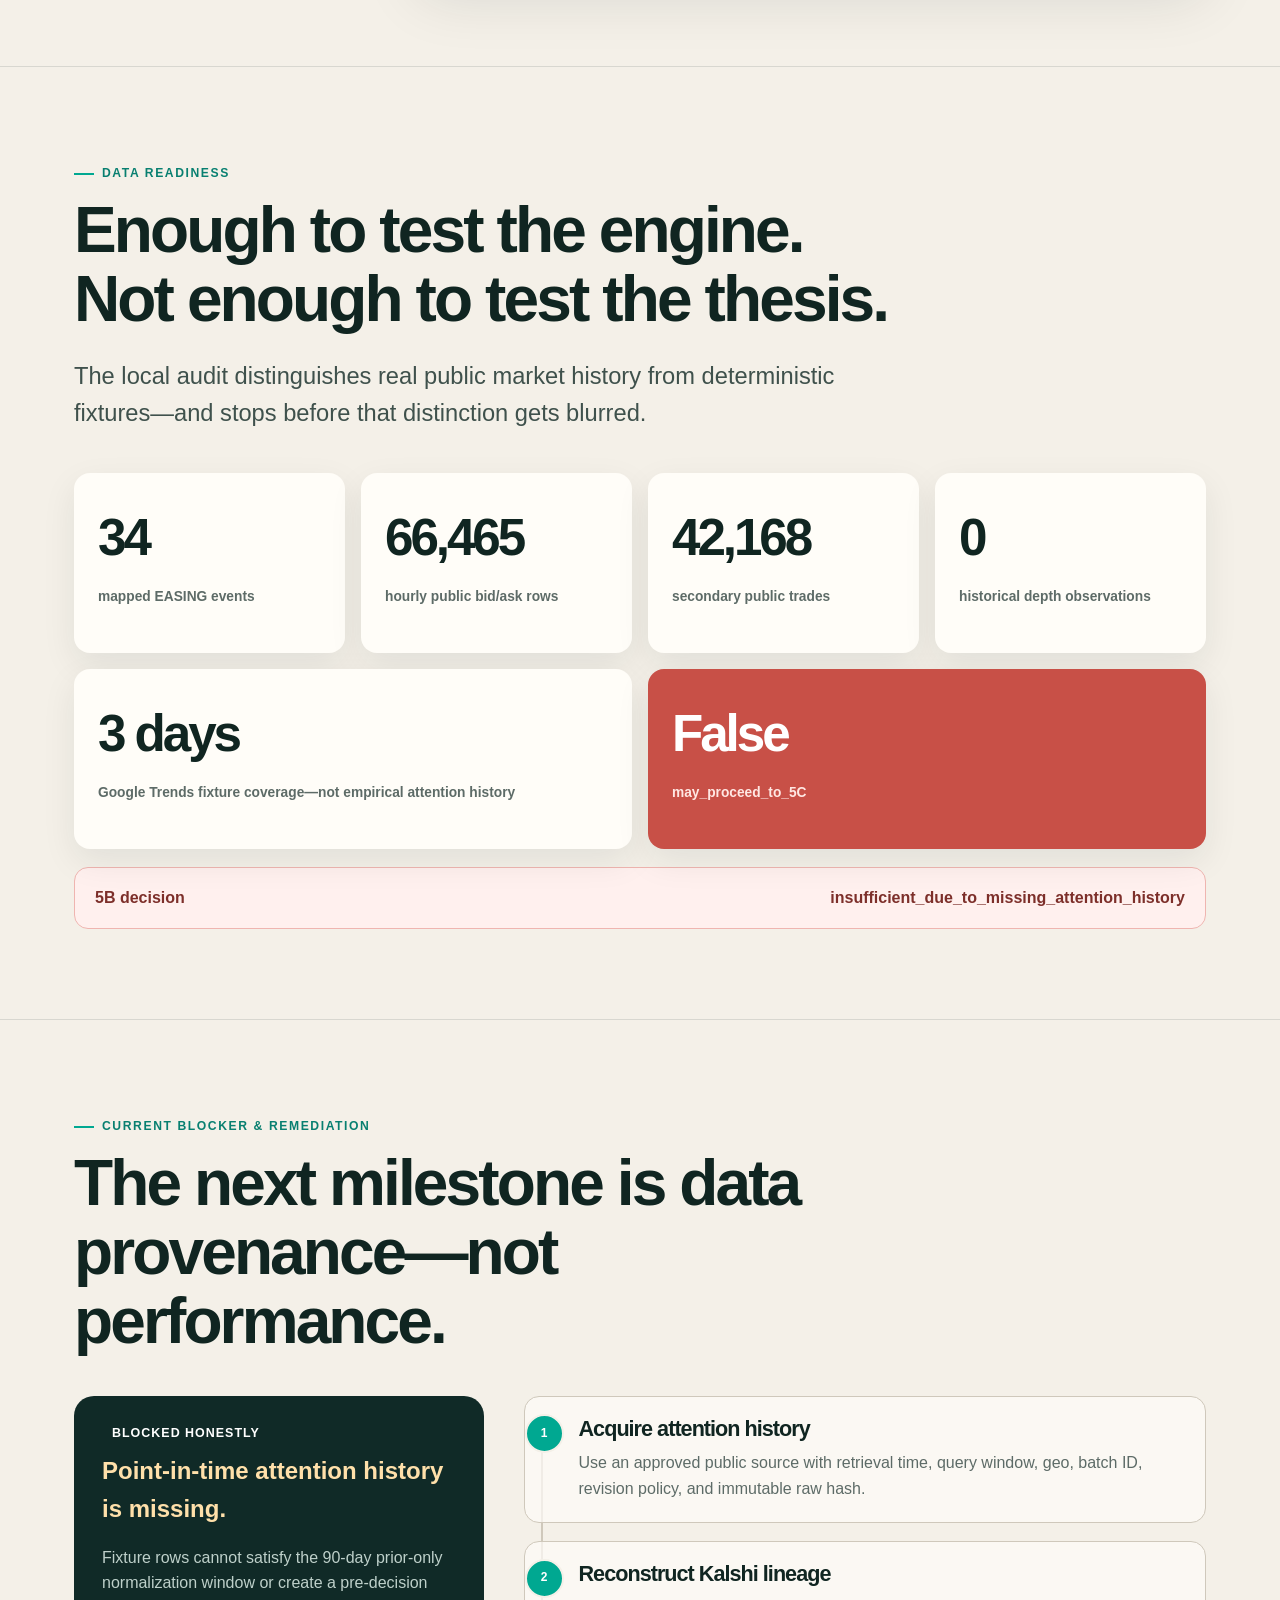
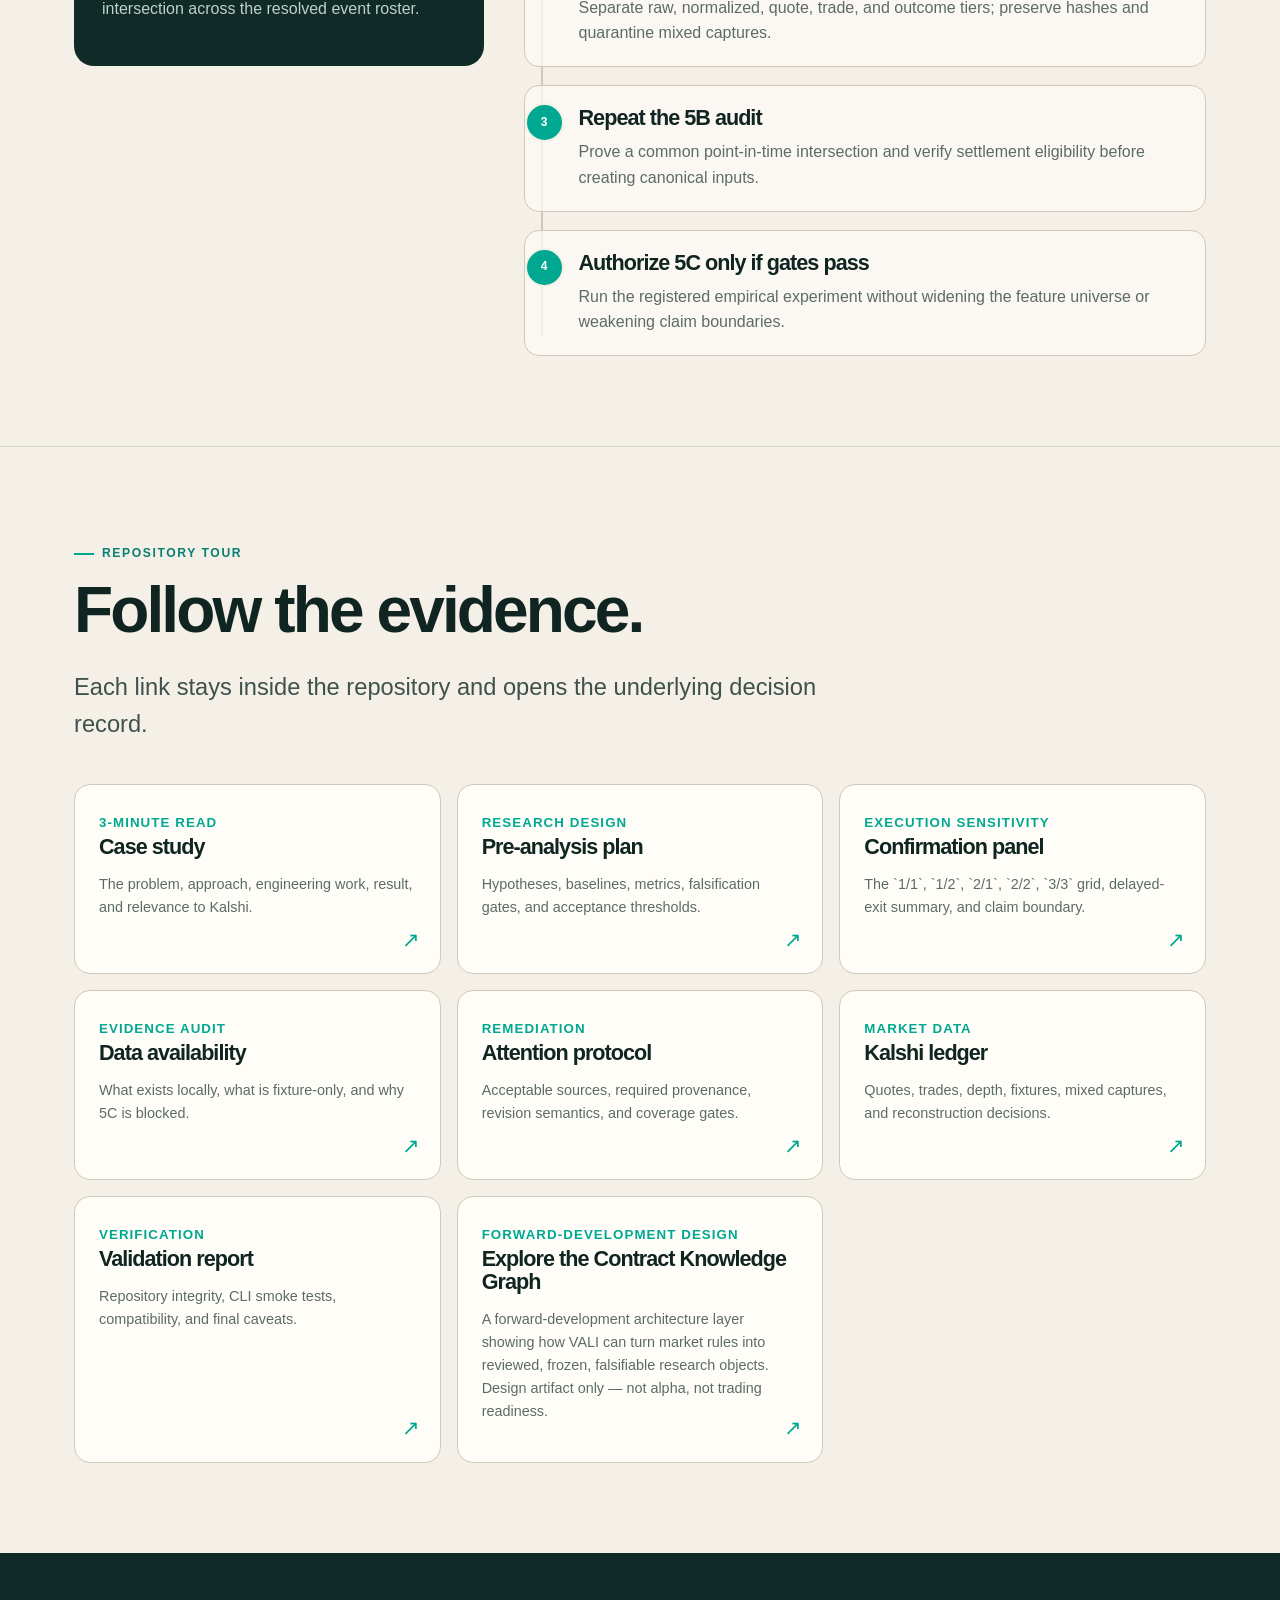
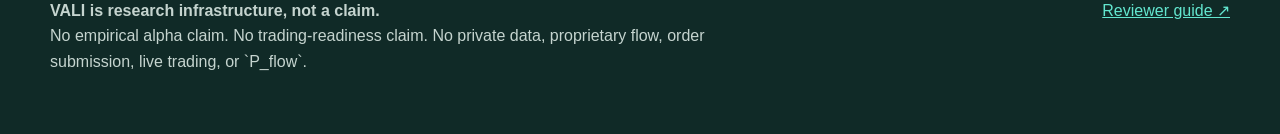
<file: docs/submission/VALI_EXPLORER.html>
<!doctype html>
<html lang="en">
<head>
  <meta charset="utf-8">
  <meta name="viewport" content="width=device-width, initial-scale=1">
  <meta name="description" content="Interactive, public-data-only tour of the VALI prediction-market research system.">
  <title>VALI Research Explorer</title>
  <style>
    :root {
      --paper: #f4f0e8;
      --paper-2: #ebe5d9;
      --ink: #102521;
      --muted: #5d6b67;
      --panel: #102a27;
      --panel-2: #163a35;
      --teal: #00a891;
      --teal-bright: #63e6cf;
      --amber: #e9a23b;
      --amber-soft: #ffe0aa;
      --plum: #8066a8;
      --red: #c85047;
      --line: #cfc8bb;
      --white: #fffdf8;
      --shadow: 0 20px 60px rgba(16, 37, 33, .12);
      --radius: 20px;
      --max: 1180px;
    }

    * { box-sizing: border-box; }
    html { scroll-behavior: smooth; scroll-padding-top: 96px; }
    body {
      margin: 0;
      color: var(--ink);
      background:
        radial-gradient(circle at 5% 0%, rgba(0, 168, 145, .11), transparent 25rem),
        radial-gradient(circle at 100% 18%, rgba(233, 162, 59, .12), transparent 27rem),
        var(--paper);
      font-family: Inter, ui-sans-serif, -apple-system, BlinkMacSystemFont, "Segoe UI", sans-serif;
      line-height: 1.6;
      overflow-x: hidden;
    }

    a { color: inherit; }
    button, a { -webkit-tap-highlight-color: transparent; }
    button { font: inherit; }
    :focus-visible { outline: 3px solid var(--amber); outline-offset: 4px; }

    .skip-link {
      position: fixed;
      z-index: 100;
      left: 16px;
      top: -80px;
      padding: 10px 14px;
      border-radius: 10px;
      background: var(--ink);
      color: white;
      transition: top .2s ease;
    }
    .skip-link:focus { top: 14px; }

    .progress {
      position: fixed;
      z-index: 80;
      inset: 0 0 auto;
      height: 4px;
      background: transparent;
    }
    .progress > span {
      display: block;
      width: 0;
      height: 100%;
      background: linear-gradient(90deg, var(--teal), var(--amber));
    }

    .site-header {
      position: sticky;
      z-index: 70;
      top: 0;
      border-bottom: 1px solid rgba(16, 37, 33, .12);
      background: rgba(244, 240, 232, .9);
      backdrop-filter: blur(18px);
    }
    .nav-wrap {
      max-width: var(--max);
      min-height: 72px;
      margin: auto;
      padding: 10px 24px;
      display: flex;
      align-items: center;
      gap: 28px;
    }
    .brand {
      display: inline-flex;
      align-items: center;
      gap: 10px;
      flex: 0 0 auto;
      text-decoration: none;
      font-weight: 850;
      letter-spacing: -.04em;
      font-size: 1.2rem;
    }
    .brand-mark {
      width: 35px;
      height: 35px;
      display: grid;
      place-items: center;
      border-radius: 50%;
      color: var(--white);
      background: var(--panel);
      box-shadow: inset 0 0 0 2px rgba(99, 230, 207, .3);
    }
    .brand-mark::before { content: "V"; color: var(--teal-bright); }
    .nav-links {
      display: flex;
      gap: 6px;
      margin-left: auto;
      overflow-x: auto;
      scrollbar-width: none;
    }
    .nav-links::-webkit-scrollbar { display: none; }
    .nav-links a {
      white-space: nowrap;
      border-radius: 999px;
      padding: 8px 11px;
      color: var(--muted);
      font-size: .84rem;
      font-weight: 700;
      text-decoration: none;
    }
    .nav-links a:hover,
    .nav-links a[aria-current="location"] { color: var(--ink); background: var(--white); }

    main { display: block; }
    .container { max-width: var(--max); margin: auto; padding-inline: 24px; }
    .section { padding-block: 90px; }
    .section + .section { border-top: 1px solid rgba(16, 37, 33, .12); }
    .eyebrow {
      display: inline-flex;
      align-items: center;
      gap: 8px;
      margin: 0 0 12px;
      color: #087f70;
      font-size: .76rem;
      font-weight: 850;
      letter-spacing: .13em;
      text-transform: uppercase;
    }
    .eyebrow::before { content: ""; width: 20px; height: 2px; background: var(--teal); }
    h1, h2, h3 { line-height: 1.08; letter-spacing: -.045em; }
    h1 { max-width: 880px; margin: 0; font-size: clamp(3.15rem, 8vw, 7.2rem); }
    h2 { margin: 0 0 20px; font-size: clamp(2.2rem, 5vw, 4.4rem); }
    h3 { margin: 0 0 10px; font-size: 1.35rem; }
    .lede { max-width: 780px; font-size: clamp(1.15rem, 2vw, 1.48rem); color: #3f514c; }
    .section-head { max-width: 820px; margin-bottom: 40px; }

    .hero { min-height: calc(100vh - 72px); display: grid; align-items: center; padding-block: 72px 58px; }
    .hero-grid { display: grid; grid-template-columns: minmax(0, 1.45fr) minmax(280px, .55fr); gap: 50px; align-items: end; }
    .hero h1 em { color: var(--teal); font-style: normal; }
    .hero-actions { display: flex; flex-wrap: wrap; gap: 12px; margin-top: 30px; }
    .button {
      display: inline-flex;
      align-items: center;
      justify-content: center;
      gap: 9px;
      min-height: 46px;
      padding: 11px 17px;
      border: 1px solid var(--ink);
      border-radius: 999px;
      background: var(--ink);
      color: white;
      font-weight: 800;
      text-decoration: none;
    }
    .button.secondary { color: var(--ink); background: transparent; }
    .button:hover { transform: translateY(-2px); box-shadow: 0 10px 24px rgba(16, 37, 33, .15); }
    .hero-note {
      padding: 24px;
      border-radius: var(--radius);
      color: var(--white);
      background: var(--panel);
      box-shadow: var(--shadow);
    }
    .hero-note .status-dot { width: 9px; height: 9px; display: inline-block; border-radius: 50%; background: var(--amber); box-shadow: 0 0 0 6px rgba(233,162,59,.13); }
    .hero-note strong { color: var(--teal-bright); }
    .hero-note p { margin: 12px 0 0; color: #c9d8d3; }
    .status-row { display: flex; gap: 10px; align-items: center; font-size: .78rem; font-weight: 800; letter-spacing: .08em; text-transform: uppercase; }
    .hash {
      display: block;
      overflow-wrap: anywhere;
      margin-top: 18px;
      padding-top: 14px;
      border-top: 1px solid rgba(255,255,255,.13);
      color: #91aaa3;
      font: .67rem/1.5 ui-monospace, SFMono-Regular, Consolas, monospace;
    }

    .metric-strip { display: grid; grid-template-columns: repeat(4, 1fr); gap: 1px; margin-top: 56px; overflow: hidden; border: 1px solid var(--line); border-radius: 18px; background: var(--line); }
    .metric { min-height: 115px; padding: 22px; background: rgba(255,253,248,.76); }
    .metric b { display: block; font-size: 1.8rem; letter-spacing: -.04em; }
    .metric span { color: var(--muted); font-size: .82rem; font-weight: 700; }

    .dark-section { color: var(--white); background: var(--panel); border-top: 0 !important; }
    .dark-section .eyebrow { color: var(--teal-bright); }
    .dark-section .lede, .dark-section .section-copy { color: #bed0ca; }

    .lab-layout { display: grid; grid-template-columns: 300px minmax(0, 1fr); gap: 30px; align-items: stretch; }
    .scenario-list { display: grid; gap: 10px; align-content: start; }
    .scenario-button {
      width: 100%;
      padding: 16px 18px;
      border: 1px solid rgba(255,255,255,.12);
      border-radius: 14px;
      color: #c8d7d2;
      background: transparent;
      text-align: left;
      cursor: pointer;
    }
    .scenario-button span { display: block; font-size: .76rem; color: #829b94; }
    .scenario-button[aria-pressed="true"] { color: white; border-color: var(--teal-bright); background: rgba(99,230,207,.09); }
    .chart-panel { min-width: 0; padding: 24px; border: 1px solid rgba(255,255,255,.1); border-radius: var(--radius); background: #0b211f; }
    .chart-header { display: flex; justify-content: space-between; gap: 20px; align-items: start; }
    .regime-pill { flex: 0 0 auto; padding: 7px 11px; border-radius: 999px; color: var(--amber-soft); background: rgba(233,162,59,.12); font-size: .76rem; font-weight: 850; text-transform: uppercase; letter-spacing: .08em; }
    .chart-wrap { margin-top: 20px; overflow: hidden; border-radius: 12px; background: linear-gradient(180deg, rgba(255,255,255,.03), transparent); }
    .signal-chart { display: block; width: 100%; height: auto; }
    .grid-line { stroke: rgba(255,255,255,.1); stroke-width: 1; }
    .attention-line { fill: none; stroke: var(--teal-bright); stroke-width: 4; stroke-linecap: round; stroke-linejoin: round; }
    .price-line { fill: none; stroke: var(--amber); stroke-width: 4; stroke-linecap: round; stroke-linejoin: round; }
    .divergence-line { fill: none; stroke: #cbb5ed; stroke-width: 2.5; stroke-dasharray: 7 7; stroke-linecap: round; }
    .chart-legend { display: flex; flex-wrap: wrap; gap: 18px; color: #a9bdb7; font-size: .8rem; }
    .legend-key::before { content: ""; display: inline-block; width: 22px; height: 3px; margin: 0 7px 3px 0; background: currentColor; }
    .legend-key.attention { color: var(--teal-bright); }
    .legend-key.price { color: var(--amber); }
    .legend-key.divergence { color: #cbb5ed; }
    .signal-reading { display: grid; grid-template-columns: 100px 100px 1fr; gap: 16px; margin-top: 20px; }
    .reading-stat { padding: 13px; border-radius: 12px; background: rgba(255,255,255,.05); }
    .reading-stat b { display: block; font-size: 1.35rem; }
    .reading-stat span { font-size: .7rem; color: #8ea59e; text-transform: uppercase; letter-spacing: .09em; }
    .interpretation { margin: 0; padding: 12px 0 0; color: #c8d8d3; }
    .illustrative { margin-top: 18px; color: #819a93; font-size: .75rem; }

    .pipeline { display: grid; grid-template-columns: repeat(4, 1fr); gap: 16px; counter-reset: pipeline; }
    .pipeline-step { position: relative; min-height: 190px; padding: 24px; border: 1px solid var(--line); border-radius: 16px; background: rgba(255,253,248,.65); counter-increment: pipeline; }
    .pipeline-step::before { content: "0" counter(pipeline); display: block; margin-bottom: 32px; color: var(--teal); font-size: .76rem; font-weight: 900; letter-spacing: .13em; }
    .pipeline-step p { margin: 0; color: var(--muted); font-size: .9rem; }

    .guardrail-grid { display: grid; grid-template-columns: 1fr 1fr; gap: 18px; }
    details.guardrail { border: 1px solid var(--line); border-radius: 16px; background: rgba(255,253,248,.68); }
    details.guardrail summary { padding: 19px 22px; cursor: pointer; font-weight: 850; list-style: none; }
    details.guardrail summary::-webkit-details-marker { display: none; }
    details.guardrail summary::after { content: "+"; float: right; color: var(--teal); font-size: 1.4rem; line-height: 1; }
    details.guardrail[open] summary::after { content: "−"; }
    details.guardrail p, details.guardrail ul { margin: 0; padding: 0 22px 20px; color: var(--muted); }
    details.guardrail ul { padding-left: 40px; }

    .architecture-shell { display: grid; grid-template-columns: 320px minmax(0, 1fr); gap: 24px; }
    .architecture-menu { display: grid; gap: 8px; align-content: start; }
    .architecture-button { padding: 13px 15px; border: 1px solid var(--line); border-radius: 12px; background: transparent; color: var(--ink); text-align: left; font-weight: 750; cursor: pointer; }
    .architecture-button[aria-pressed="true"] { border-color: var(--ink); color: white; background: var(--ink); }
    .architecture-detail { min-height: 390px; padding: clamp(26px, 5vw, 55px); border-radius: var(--radius); color: white; background: var(--panel); box-shadow: var(--shadow); }
    .architecture-detail .module-path { color: var(--teal-bright); font: .78rem ui-monospace, SFMono-Regular, Consolas, monospace; }
    .architecture-detail h3 { margin-top: 32px; font-size: clamp(2rem, 4vw, 3.3rem); }
    .architecture-detail p { max-width: 680px; color: #bed0ca; }
    .invariant-list { display: grid; grid-template-columns: 1fr 1fr; gap: 10px; margin-top: 28px; padding: 0; list-style: none; }
    .invariant-list li { padding: 12px 14px; border-radius: 10px; background: rgba(255,255,255,.06); color: #d6e3df; font-size: .86rem; }

    .evidence-grid { display: grid; grid-template-columns: repeat(12, 1fr); gap: 16px; }
    .evidence-card { grid-column: span 3; min-height: 180px; padding: 24px; border-radius: 16px; background: var(--white); box-shadow: 0 12px 34px rgba(16,37,33,.08); }
    .evidence-card.wide { grid-column: span 6; }
    .evidence-value { display: block; margin-bottom: 4px; font-size: clamp(2rem, 4vw, 3.2rem); font-weight: 900; letter-spacing: -.06em; }
    .evidence-label { color: var(--muted); font-size: .86rem; font-weight: 750; }
    .evidence-card.blocked { color: white; background: var(--red); }
    .evidence-card.blocked .evidence-label { color: #ffe7e3; }
    .decision-bar { display: flex; justify-content: space-between; gap: 20px; margin-top: 18px; padding: 17px 20px; border: 1px solid #efb5b0; border-radius: 14px; color: #7d2f2a; background: #fff0ee; font-weight: 800; }

    .remediation { display: grid; grid-template-columns: .75fr 1.25fr; gap: 40px; }
    .blocker-panel { align-self: start; padding: 28px; border-radius: var(--radius); color: white; background: var(--panel); }
    .blocker-panel strong { display: block; margin: 8px 0; color: var(--amber-soft); font-size: 1.5rem; }
    .blocker-panel p { color: #bed0ca; }
    .roadmap { position: relative; display: grid; gap: 18px; }
    .roadmap::before { content: ""; position: absolute; left: 17px; top: 20px; bottom: 20px; width: 2px; background: var(--line); }
    .roadmap-step { position: relative; padding: 20px 22px 20px 54px; border: 1px solid var(--line); border-radius: 15px; background: rgba(255,253,248,.7); }
    .roadmap-step::before { content: attr(data-step); position: absolute; z-index: 1; left: 0; top: 17px; width: 35px; height: 35px; display: grid; place-items: center; border: 2px solid var(--paper); border-radius: 50%; color: white; background: var(--teal); font-size: .75rem; font-weight: 900; }
    .roadmap-step p { margin: 3px 0 0; color: var(--muted); }

    .tour-grid { display: grid; grid-template-columns: repeat(3, 1fr); gap: 16px; }
    .tour-card { position: relative; min-height: 190px; padding: 24px; border: 1px solid var(--line); border-radius: 16px; background: var(--white); text-decoration: none; transition: transform .2s ease, box-shadow .2s ease; }
    .tour-card:hover { transform: translateY(-4px); box-shadow: var(--shadow); }
    .tour-card::after { content: "↗"; position: absolute; right: 20px; bottom: 17px; color: var(--teal); font-size: 1.3rem; }
    .tour-card small { color: var(--teal); font-weight: 850; text-transform: uppercase; letter-spacing: .08em; }
    .tour-card p { color: var(--muted); font-size: .9rem; }

    footer { padding: 45px 24px 60px; color: #c5d4cf; background: var(--panel); }
    .footer-inner { max-width: var(--max); margin: auto; display: flex; justify-content: space-between; gap: 30px; }
    footer a { color: var(--teal-bright); }
    footer p { max-width: 660px; margin: 0; }

    @media (max-width: 900px) {
      .nav-wrap { gap: 12px; padding-inline: 16px; }
      .brand span:last-child { display: none; }
      .hero-grid, .lab-layout, .architecture-shell, .remediation { grid-template-columns: 1fr; }
      .metric-strip { grid-template-columns: 1fr 1fr; }
      .pipeline { grid-template-columns: 1fr 1fr; }
      .scenario-list { grid-template-columns: 1fr 1fr; }
      .architecture-menu { grid-template-columns: 1fr 1fr; }
      .evidence-card { grid-column: span 6; }
      .tour-grid { grid-template-columns: 1fr 1fr; }
    }

    @media (max-width: 620px) {
      html { scroll-padding-top: 78px; }
      .nav-wrap { min-height: 64px; }
      .nav-links a { padding: 7px 9px; font-size: .78rem; }
      .container { padding-inline: 18px; }
      .section { padding-block: 68px; }
      .hero { min-height: auto; padding-top: 58px; }
      h1 { font-size: clamp(2.8rem, 17vw, 4.5rem); }
      .metric-strip, .pipeline, .guardrail-grid, .scenario-list, .architecture-menu, .tour-grid { grid-template-columns: 1fr; }
      .metric { min-height: 96px; }
      .chart-panel { padding: 16px; }
      .chart-header { display: block; }
      .regime-pill { display: inline-block; margin-top: 10px; }
      .signal-reading { grid-template-columns: 1fr 1fr; }
      .interpretation { grid-column: 1 / -1; }
      .invariant-list { grid-template-columns: 1fr; }
      .evidence-card, .evidence-card.wide { grid-column: 1 / -1; }
      .decision-bar, .footer-inner { display: block; }
      .decision-bar span:last-child { display: block; margin-top: 6px; }
      .footer-inner a { display: inline-block; margin-top: 18px; }
    }

    @media (prefers-reduced-motion: reduce) {
      *, *::before, *::after { scroll-behavior: auto !important; transition: none !important; animation: none !important; }
    }

    @media print {
      .site-header, .progress, .hero-actions, .scenario-list, .architecture-menu { display: none !important; }
      body { background: white; }
      .section, .hero { padding-block: 30px; break-inside: avoid; }
      .dark-section, .architecture-detail, .blocker-panel, footer { color: #111; background: white; border: 1px solid #bbb; box-shadow: none; }
      .dark-section .lede, .dark-section .section-copy, .architecture-detail p, .blocker-panel p, footer { color: #333; }
      .chart-panel { background: #17312e; print-color-adjust: exact; }
      a { text-decoration: none; }
    }
  </style>
</head>
<body>
  <a class="skip-link" href="#main-content">Skip to main content</a>
  <div class="progress" aria-hidden="true"><span id="reading-progress"></span></div>

  <header class="site-header">
    <nav class="nav-wrap" aria-label="Explorer sections">
      <a class="brand" href="#intro" aria-label="VALI Explorer home">
        <span class="brand-mark" aria-hidden="true"></span>
        <span>VALI Explorer</span>
      </a>
      <div class="nav-links">
        <a href="#signal-lab">Signal lab</a>
        <a href="#pipeline">Method</a>
        <a href="#guardrails">Guardrails</a>
        <a href="#architecture">Architecture</a>
        <a href="#evidence">Evidence</a>
        <a href="#blocker">Next gate</a>
        <a href="#tour">Repository</a>
      </div>
    </nav>
  </header>

  <main id="main-content">
    <section class="hero" id="intro" data-section>
      <div class="container">
        <div class="hero-grid">
          <div>
            <p class="eyebrow">Public signals · prediction markets · research discipline</p>
            <h1>Measure the lag between <em>attention</em> and conviction.</h1>
            <p class="lede">VALI tests whether public behavioral attention moves before market-implied probability—and whether that divergence survives point-in-time, out-of-sample scrutiny.</p>
            <div class="hero-actions">
              <a class="button" href="#signal-lab">Explore the signal <span aria-hidden="true">↓</span></a>
              <a class="button secondary" href="KALSHI_QUANT_RESEARCHER_CASE_STUDY.html">Read the case study</a>
              <a class="button secondary" href="../knowledge_graph/VALI_KNOWLEDGE_GRAPH_EXPLAINER.html">Explore the Contract Knowledge Graph</a>
            </div>
          </div>
          <aside class="hero-note" aria-label="Current research status">
            <div class="status-row"><span class="status-dot"></span> Current gate</div>
            <strong>Research engine ready. Empirical run blocked.</strong>
            <p>Point-in-time attention history is missing. VALI makes no empirical alpha claim and no trading-readiness claim.</p>
            <p><strong>Validation:</strong> 186 passed, 0 failed on <code>main</code> at <code>0493e9a</code>. Repository: <code>vali-prediction-market-research</code>. Status: research-engine submission artifact. Clean-clone installation: verified at <code>3f1329e</code>.</p>
            <code class="hash">manifest f720ef7ba487e9949720a348f8ba5354162f67f4df4acf0d625ccf83715bfb1a</code>
          </aside>
        </div>

        <div class="metric-strip" aria-label="Repository evidence summary">
          <div class="metric"><b>34</b><span>mapped Fed events</span></div>
          <div class="metric"><b>66,465</b><span>hourly bid/ask rows</span></div>
          <div class="metric"><b>42,168</b><span>public trade records</span></div>
          <div class="metric"><b>3 days</b><span>attention fixture only</span></div>
        </div>
      </div>
    </section>

    <section class="section dark-section" id="signal-lab" data-section>
      <div class="container">
        <div class="section-head">
          <p class="eyebrow">Interactive signal lab</p>
          <h2>Direction matters more than distance.</h2>
          <p class="lede">`S_t` preserves which velocity moved first. `M_t` records only the size of that gap. Choose an illustrative regime to see the distinction.</p>
        </div>

        <div class="lab-layout">
          <div class="scenario-list" role="group" aria-label="Illustrative signal scenarios">
            <button class="scenario-button" type="button" data-scenario="attention" aria-pressed="true"><b>Attention-leading</b><span>Public attention moves first</span></button>
            <button class="scenario-button" type="button" data-scenario="coupled" aria-pressed="false"><b>Coupled</b><span>Attention and price move together</span></button>
            <button class="scenario-button" type="button" data-scenario="market" aria-pressed="false"><b>Market-leading</b><span>Price conviction moves first</span></button>
            <button class="scenario-button" type="button" data-scenario="unstable" aria-pressed="false"><b>Unstable</b><span>No trustworthy lead relationship</span></button>
          </div>

          <div class="chart-panel">
            <div class="chart-header">
              <div>
                <h3 id="scenario-title">Attention moves before price</h3>
                <div class="chart-legend" aria-label="Chart legend">
                  <span class="legend-key attention">A velocity</span>
                  <span class="legend-key price">P velocity</span>
                  <span class="legend-key divergence">S divergence</span>
                </div>
              </div>
              <span class="regime-pill" id="regime-label">attention-leading</span>
            </div>

            <div class="chart-wrap">
              <svg class="signal-chart" viewBox="0 0 760 280" role="img" aria-labelledby="chart-title chart-desc">
                <title id="chart-title">Illustrative attention-leading signal</title>
                <desc id="chart-desc">A deterministic educational chart showing attention velocity moving before price velocity, with positive signed divergence that later resolves.</desc>
                <line class="grid-line" x1="48" y1="55" x2="735" y2="55"></line>
                <line class="grid-line" x1="48" y1="130" x2="735" y2="130"></line>
                <line class="grid-line" x1="48" y1="205" x2="735" y2="205"></line>
                <line class="grid-line" x1="48" y1="242" x2="735" y2="242"></line>
                <text x="8" y="59" fill="#789189" font-size="12">+2</text>
                <text x="18" y="134" fill="#789189" font-size="12">0</text>
                <text x="8" y="209" fill="#789189" font-size="12">−2</text>
                <path id="attention-path" class="attention-line" d=""></path>
                <path id="price-path" class="price-line" d=""></path>
                <path id="divergence-path" class="divergence-line" d=""></path>
              </svg>
            </div>

            <div class="signal-reading" aria-live="polite">
              <div class="reading-stat"><span>S_t</span><b id="signed-reading">+2.10</b></div>
              <div class="reading-stat"><span>M_t</span><b id="magnitude-reading">2.10</b></div>
              <p class="interpretation" id="scenario-interpretation">Attention accelerates before market price. VALI asks whether the later convergence occurs inside a measurable Clear Horizon.</p>
            </div>
            <p class="illustrative"><strong>Illustrative only.</strong> These deterministic shapes teach the mechanics; they are not empirical evidence, a forecast, or a trading signal.</p>
          </div>
        </div>

        <noscript><p class="section-copy">JavaScript is optional. The default chart shows an attention-leading example: `A` accelerates before `P`, producing positive signed divergence that later resolves.</p></noscript>
      </div>
    </section>

    <section class="section" id="pipeline" data-section>
      <div class="container">
        <div class="section-head">
          <p class="eyebrow">Research pipeline</p>
          <h2>Every transformation has a time boundary.</h2>
          <p class="lede">The model is less interesting than the controls around it. Every stage preserves what was public and eligible at the decision cutoff.</p>
        </div>
        <div class="pipeline">
          <article class="pipeline-step"><h3>Public inputs</h3><p>Frozen behavioral queries and public/executable prediction-market evidence only.</p></article>
          <article class="pipeline-step"><h3>Point-in-time gate</h3><p>Observation, availability, vintage, source, event identity, and label isolation are validated.</p></article>
          <article class="pipeline-step"><h3>Prior-only normalization</h3><p>Trailing histories are shifted one day; no future normalizer can alter an earlier signal.</p></article>
          <article class="pipeline-step"><h3>Divergence</h3><p>`S_t = z(gA_t) − z(gP_t)` preserves direction; `M_t = |S_t|` records magnitude.</p></article>
          <article class="pipeline-step"><h3>Regimes</h3><p>Lead/lag correlation classifies attention-leading, market-leading, coupled, or unstable states.</p></article>
          <article class="pipeline-step"><h3>Walk-forward folds</h3><p>Meetings remain intact; calibration and baselines learn only from earlier resolved events.</p></article>
          <article class="pipeline-step"><h3>Execution gate</h3><p>Bid/ask, fees, closures, observed depth, and optional confirmation overlays constrain any simulated execution claim.</p></article>
          <article class="pipeline-step"><h3>Constrained report</h3><p>Metrics, exclusions, caveats, hashes, and honest null outcomes remain visible.</p></article>
        </div>
      </div>
    </section>

    <section class="section" id="guardrails" data-section>
      <div class="container">
        <div class="section-head">
          <p class="eyebrow">Guardrails & falsification</p>
          <h2>Designed to be difficult to fool.</h2>
          <p class="lede">Open each contract to see what must remain true—and what would invalidate the result.</p>
        </div>
        <div class="guardrail-grid">
          <details class="guardrail" open><summary>Leakage control</summary><p>Outcome labels stay outside signal-time frames. Future vintages, normalization values, and test-fold observations cannot affect prior decisions.</p></details>
          <details class="guardrail"><summary>Frozen variables</summary><p>The active feature universe, query order, polarity, transformation, lag, missingness policy, thresholds, and horizons are fixed before evaluation.</p></details>
          <details class="guardrail"><summary>Required baselines</summary><ul><li>Market-implied probability</li><li>Prior historical frequency</li><li>Sticky/no-change prior</li><li>Seeded permutation</li><li>Price-only velocity</li></ul></details>
          <details class="guardrail"><summary>Falsification gates</summary><p>Fail if value is post-hoc, disappears out of sample, depends on one event, follows price rather than leading it, or relies on composition drift.</p></details>
          <details class="guardrail"><summary>Execution evidence</summary><p>Historical volume and open interest never substitute for order-book depth. Capacity and tradability remain disabled without observed executable snapshots. Regime-confirmation panels are execution sensitivity, not a new signal, not classifier tuning, and not alpha evidence.</p></details>
          <details class="guardrail"><summary>Public-data boundary</summary><p>No private Kalshi data, proprietary order flow, client logs, pending orders, credentialed trading, order submission, live trading, or `P_flow`.</p></details>
        </div>
      </div>
    </section>

    <section class="section" id="architecture" data-section>
      <div class="container">
        <div class="section-head">
          <p class="eyebrow">Architecture explorer</p>
          <h2>Research logic, separated by responsibility.</h2>
          <p class="lede">Choose a boundary to inspect its role and methodology-critical invariants.</p>
        </div>
        <div class="architecture-shell">
          <div class="architecture-menu" role="group" aria-label="Architecture boundaries">
            <button class="architecture-button" type="button" data-module="application" aria-controls="architecture-detail" aria-pressed="true">Application & CLI</button>
            <button class="architecture-button" type="button" data-module="research" aria-controls="architecture-detail" aria-pressed="false">Research</button>
            <button class="architecture-button" type="button" data-module="domain" aria-controls="architecture-detail" aria-pressed="false">Domain math</button>
            <button class="architecture-button" type="button" data-module="data" aria-controls="architecture-detail" aria-pressed="false">Data & config</button>
            <button class="architecture-button" type="button" data-module="providers" aria-controls="architecture-detail" aria-pressed="false">Providers</button>
            <button class="architecture-button" type="button" data-module="execution" aria-controls="architecture-detail" aria-pressed="false">Execution</button>
            <button class="architecture-button" type="button" data-module="artifacts" aria-controls="architecture-detail" aria-pressed="false">Artifacts</button>
            <button class="architecture-button" type="button" data-module="tests" aria-controls="architecture-detail" aria-pressed="false">Tests & governance</button>
          </div>
          <article class="architecture-detail" id="architecture-detail" aria-live="polite">
            <span class="module-path" id="module-path">vali.application · vali.cli</span>
            <h3 id="module-title">Application & CLI</h3>
            <p id="module-description">A thin orchestration boundary keeps collection, validation, research runs, and report generation distinct.</p>
            <ul class="invariant-list" id="module-invariants">
              <li>Stable public commands</li><li>No credential or order surface</li><li>Read-only provider routing</li><li>Research/report separation</li>
            </ul>
          </article>
        </div>
        <noscript><p>Core boundaries: application/CLI, research, domain math, data/configuration, providers, execution, artifacts, and tests/governance.</p></noscript>
      </div>
    </section>

    <section class="section" id="evidence" data-section>
      <div class="container">
        <div class="section-head">
          <p class="eyebrow">Data readiness</p>
          <h2>Enough to test the engine. Not enough to test the thesis.</h2>
          <p class="lede">The local audit distinguishes real public market history from deterministic fixtures—and stops before that distinction gets blurred.</p>
        </div>
        <div class="evidence-grid">
          <article class="evidence-card"><span class="evidence-value">34</span><span class="evidence-label">mapped EASING events</span></article>
          <article class="evidence-card"><span class="evidence-value">66,465</span><span class="evidence-label">hourly public bid/ask rows</span></article>
          <article class="evidence-card"><span class="evidence-value">42,168</span><span class="evidence-label">secondary public trades</span></article>
          <article class="evidence-card"><span class="evidence-value">0</span><span class="evidence-label">historical depth observations</span></article>
          <article class="evidence-card wide"><span class="evidence-value">3 days</span><span class="evidence-label">Google Trends fixture coverage—not empirical attention history</span></article>
          <article class="evidence-card wide blocked"><span class="evidence-value">False</span><span class="evidence-label">may_proceed_to_5C</span></article>
        </div>
        <div class="decision-bar"><span>5B decision</span><span>insufficient_due_to_missing_attention_history</span></div>
      </div>
    </section>

    <section class="section" id="blocker" data-section>
      <div class="container">
        <div class="section-head">
          <p class="eyebrow">Current blocker & remediation</p>
          <h2>The next milestone is data provenance—not performance.</h2>
        </div>
        <div class="remediation">
          <aside class="blocker-panel">
            <span class="status-row"><span class="status-dot"></span> Blocked honestly</span>
            <strong>Point-in-time attention history is missing.</strong>
            <p>Fixture rows cannot satisfy the 90-day prior-only normalization window or create a pre-decision intersection across the resolved event roster.</p>
          </aside>
          <div class="roadmap" aria-label="Remediation sequence">
            <article class="roadmap-step" data-step="1"><h3>Acquire attention history</h3><p>Use an approved public source with retrieval time, query window, geo, batch ID, revision policy, and immutable raw hash.</p></article>
            <article class="roadmap-step" data-step="2"><h3>Reconstruct Kalshi lineage</h3><p>Separate raw, normalized, quote, trade, and outcome tiers; preserve hashes and quarantine mixed captures.</p></article>
            <article class="roadmap-step" data-step="3"><h3>Repeat the 5B audit</h3><p>Prove a common point-in-time intersection and verify settlement eligibility before creating canonical inputs.</p></article>
            <article class="roadmap-step" data-step="4"><h3>Authorize 5C only if gates pass</h3><p>Run the registered empirical experiment without widening the feature universe or weakening claim boundaries.</p></article>
          </div>
        </div>
      </div>
    </section>

    <section class="section" id="tour" data-section>
      <div class="container">
        <div class="section-head">
          <p class="eyebrow">Repository tour</p>
          <h2>Follow the evidence.</h2>
          <p class="lede">Each link stays inside the repository and opens the underlying decision record.</p>
        </div>
        <div class="tour-grid">
          <a class="tour-card" href="KALSHI_QUANT_RESEARCHER_CASE_STUDY.html"><small>3-minute read</small><h3>Case study</h3><p>The problem, approach, engineering work, result, and relevance to Kalshi.</p></a>
          <a class="tour-card" href="EMPIRICAL_VALIDATION_PLAN.html"><small>Research design</small><h3>Pre-analysis plan</h3><p>Hypotheses, baselines, metrics, falsification gates, and acceptance thresholds.</p></a>
          <a class="tour-card" href="REGIME_CONFIRMATION_PANEL.html"><small>Execution sensitivity</small><h3>Confirmation panel</h3><p>The `1/1`, `1/2`, `2/1`, `2/2`, `3/3` grid, delayed-exit summary, and claim boundary.</p></a>
          <a class="tour-card" href="DATA_AVAILABILITY_AUDIT.html"><small>Evidence audit</small><h3>Data availability</h3><p>What exists locally, what is fixture-only, and why 5C is blocked.</p></a>
          <a class="tour-card" href="ATTENTION_DATA_ACQUISITION_PROTOCOL.html"><small>Remediation</small><h3>Attention protocol</h3><p>Acceptable sources, required provenance, revision semantics, and coverage gates.</p></a>
          <a class="tour-card" href="KALSHI_RECONSTRUCTION_LEDGER.html"><small>Market data</small><h3>Kalshi ledger</h3><p>Quotes, trades, depth, fixtures, mixed captures, and reconstruction decisions.</p></a>
          <a class="tour-card" href="FINAL_VALIDATION_REPORT.html"><small>Verification</small><h3>Validation report</h3><p>Repository integrity, CLI smoke tests, compatibility, and final caveats.</p></a>
          <a class="tour-card" href="../knowledge_graph/VALI_KNOWLEDGE_GRAPH_EXPLAINER.html"><small>Forward-development design</small><h3>Explore the Contract Knowledge Graph</h3><p>A forward-development architecture layer showing how VALI can turn market rules into reviewed, frozen, falsifiable research objects. Design artifact only — not alpha, not trading readiness.</p></a>
        </div>
      </div>
    </section>
  </main>

  <footer>
    <div class="footer-inner">
      <p><strong>VALI is research infrastructure, not a claim.</strong><br>No empirical alpha claim. No trading-readiness claim. No private data, proprietary flow, order submission, live trading, or `P_flow`.</p>
      <a href="REVIEWER_GUIDE.html">Reviewer guide ↗</a>
    </div>
  </footer>

  <script>
    (function () {
      "use strict";

      const scenarios = {
        attention: {
          title: "Attention moves before price",
          regime: "attention-leading",
          signed: "+2.10",
          magnitude: "2.10",
          interpretation: "Attention accelerates before market price. VALI asks whether the later convergence occurs inside a measurable Clear Horizon.",
          desc: "A deterministic educational chart showing attention velocity moving before price velocity, with positive signed divergence that later resolves.",
          a: [0, .2, .6, 1.4, 2.1, 1.8, 1.2, .7, .35, .2, .1, 0],
          p: [0, .05, .1, .2, .45, .9, 1.45, 1.5, 1.0, .55, .2, .05]
        },
        coupled: {
          title: "Attention and price move together",
          regime: "coupled",
          signed: "+0.18",
          magnitude: "0.18",
          interpretation: "The velocities co-move with little signed divergence. This is synchronization, not evidence of an exploitable lead.",
          desc: "A deterministic educational chart showing attention and price velocities moving together with small divergence.",
          a: [0, .2, .55, 1.1, 1.55, 1.25, .75, .3, -.15, -.35, -.1, .05],
          p: [.05, .15, .5, 1.0, 1.48, 1.2, .7, .25, -.1, -.3, -.08, .02]
        },
        market: {
          title: "Price moves before attention",
          regime: "market-leading",
          signed: "−1.84",
          magnitude: "1.84",
          interpretation: "Market price accelerates first. VALI treats this as negative signed divergence—not an attention-led opportunity.",
          desc: "A deterministic educational chart showing price velocity moving before attention velocity, with negative signed divergence.",
          a: [0, .05, .1, .15, .3, .65, 1.15, 1.45, 1.0, .5, .15, 0],
          p: [0, .2, .75, 1.5, 2.0, 1.65, 1.05, .55, .25, .1, .05, 0]
        },
        unstable: {
          title: "The lead relationship is unstable",
          regime: "unstable",
          signed: "+0.41",
          magnitude: "0.41",
          interpretation: "Lead/lag direction flips and liquidity or correlation gates fail. The methodology produces no trade rather than forcing a story.",
          desc: "A deterministic educational chart showing irregular attention and price velocities with no stable lead relationship.",
          a: [0, .8, -.5, 1.1, -.9, .35, 1.25, -.55, .4, -.8, .55, 0],
          p: [.2, -.45, .9, -.3, .6, -1.0, .45, .8, -.7, .3, -.2, .1]
        }
      };

      const modules = {
        application: { path: "vali.application · vali.cli", title: "Application & CLI", description: "A thin orchestration boundary keeps collection, validation, research runs, and report generation distinct.", invariants: ["Stable public commands", "No credential or order surface", "Read-only provider routing", "Research/report separation"] },
        research: { path: "vali.research", title: "Research", description: "Walk-forward folds, calibration, confirmation panels, sensitivity analysis, and pipeline orchestration operate on validated point-in-time inputs.", invariants: ["Meeting-grouped folds", "Prior-only calibration", "Predeclared sensitivity", "Honest baseline comparison"] },
        domain: { path: "vali.domain", title: "Domain math", description: "Pure deterministic functions implement attention composition, conviction transforms, velocities, divergence, and regime classification.", invariants: ["S_t keeps sign", "M_t is magnitude only", "Positive lag means attention leads", "No labels or I/O"] },
        data: { path: "vali.data · vali.configuration", title: "Data & configuration", description: "Typed contracts enforce schemas, provenance, availability, event identity, public-data boundaries, and frozen parameters.", invariants: ["Outcome-label isolation", "Observation + availability time", "Frozen manifest hash", "Public inputs only"] },
        providers: { path: "vali.providers.*_components", title: "Providers", description: "Read-only Kalshi and offline-ready Google Trends components separate transport, contracts, archiving, normalization, and audit logic.", invariants: ["Immutable raw archives", "No unofficial Trends scraping", "No order endpoints", "Explicit mapping exclusions"] },
        execution: { path: "vali.execution", title: "Execution", description: "Simulation-only logic applies liquidity gates, bid/ask selection, provisional fees, depth caps, exit handling, settlement, and optional confirmation overlays.", invariants: ["Observed depth only", "Failed exits remain visible", "Fees are explicit", "No live order management"] },
        artifacts: { path: "vali.artifacts", title: "Artifacts", description: "Metrics, manifests, serialization, report reconstruction, exclusions, and research warnings make every run inspectable.", invariants: ["Input/config hashes", "CSV + Parquet mirrors", "Reconstructable reports", "No hidden exclusions"] },
        tests: { path: "tests · docs · AGENTS.md", title: "Tests & governance", description: "Unit, contract, leakage, and integration suites lock methodology behavior while governance documents constrain future work.", invariants: ["Deterministic fixtures", "Leakage proofs", "Compatibility facades", "Null results are valid"] }
      };

      function linePath(values) {
        const left = 54, right = 730, top = 30, bottom = 230;
        const min = -2.5, max = 2.5;
        return values.map(function (value, index) {
          const x = left + (right - left) * index / (values.length - 1);
          const y = bottom - (value - min) * (bottom - top) / (max - min);
          return (index ? "L" : "M") + x.toFixed(1) + "," + y.toFixed(1);
        }).join(" ");
      }

      function renderScenario(key) {
        const scenario = scenarios[key];
        const divergence = scenario.a.map(function (value, index) { return value - scenario.p[index]; });
        document.getElementById("attention-path").setAttribute("d", linePath(scenario.a));
        document.getElementById("price-path").setAttribute("d", linePath(scenario.p));
        document.getElementById("divergence-path").setAttribute("d", linePath(divergence));
        document.getElementById("scenario-title").textContent = scenario.title;
        document.getElementById("regime-label").textContent = scenario.regime;
        document.getElementById("signed-reading").textContent = scenario.signed;
        document.getElementById("magnitude-reading").textContent = scenario.magnitude;
        document.getElementById("scenario-interpretation").textContent = scenario.interpretation;
        document.getElementById("chart-title").textContent = "Illustrative " + scenario.regime + " signal";
        document.getElementById("chart-desc").textContent = scenario.desc;
        document.querySelectorAll("[data-scenario]").forEach(function (button) {
          button.setAttribute("aria-pressed", String(button.dataset.scenario === key));
        });
      }

      function renderModule(key) {
        const module = modules[key];
        document.getElementById("module-path").textContent = module.path;
        document.getElementById("module-title").textContent = module.title;
        document.getElementById("module-description").textContent = module.description;
        const list = document.getElementById("module-invariants");
        list.replaceChildren.apply(list, module.invariants.map(function (text) {
          const item = document.createElement("li");
          item.textContent = text;
          return item;
        }));
        document.querySelectorAll("[data-module]").forEach(function (button) {
          button.setAttribute("aria-pressed", String(button.dataset.module === key));
        });
      }

      document.querySelectorAll("[data-scenario]").forEach(function (button) {
        button.addEventListener("click", function () { renderScenario(button.dataset.scenario); });
      });
      document.querySelectorAll("[data-module]").forEach(function (button) {
        button.addEventListener("click", function () { renderModule(button.dataset.module); });
      });
      renderScenario("attention");

      const progress = document.getElementById("reading-progress");
      function updateProgress() {
        const available = document.documentElement.scrollHeight - window.innerHeight;
        const ratio = available > 0 ? window.scrollY / available : 0;
        progress.style.width = Math.min(100, Math.max(0, ratio * 100)) + "%";
      }
      window.addEventListener("scroll", updateProgress, { passive: true });
      updateProgress();

      const links = Array.from(document.querySelectorAll(".nav-links a"));
      if ("IntersectionObserver" in window) {
        const observer = new IntersectionObserver(function (entries) {
          entries.forEach(function (entry) {
            if (!entry.isIntersecting) return;
            links.forEach(function (link) {
              const active = link.getAttribute("href") === "#" + entry.target.id;
              if (active) link.setAttribute("aria-current", "location");
              else link.removeAttribute("aria-current");
            });
          });
        }, { rootMargin: "-25% 0px -65% 0px", threshold: 0 });
        document.querySelectorAll("[data-section]").forEach(function (section) { observer.observe(section); });
      }
    }());
  </script>
</body>
</html>
</file>
<file: docs/submission/library.css>
:root {
  --paper: #f4f0e8;
  --paper-deep: #e9e2d5;
  --ink: #102521;
  --muted: #60706b;
  --panel: #102a27;
  --line: #d3ccbf;
  --white: #fffdf8;
  --accent: #00a891;
  --accent-soft: #d6f4ed;
  --amber: #e9a23b;
  --red: #c85047;
  --shadow: 0 24px 70px rgba(16, 37, 33, .12);
  --radius: 20px;
  --max: 1440px;
}

* { box-sizing: border-box; }
html { scroll-behavior: smooth; scroll-padding-top: 92px; }
body {
  margin: 0;
  color: var(--ink);
  background:
    radial-gradient(circle at 0 0, color-mix(in srgb, var(--accent) 11%, transparent), transparent 30rem),
    radial-gradient(circle at 100% 12%, rgba(233, 162, 59, .1), transparent 28rem),
    var(--paper);
  font-family: Inter, ui-sans-serif, -apple-system, BlinkMacSystemFont, "Segoe UI", sans-serif;
  line-height: 1.68;
}

a { color: inherit; }
button, input, select { font: inherit; }
:focus-visible { outline: 3px solid var(--amber); outline-offset: 3px; }
[hidden] { display: none !important; }

.skip-link {
  position: fixed;
  z-index: 100;
  left: 16px;
  top: -80px;
  padding: 9px 14px;
  border-radius: 10px;
  color: white;
  background: var(--ink);
}
.skip-link:focus { top: 14px; }

.reading-progress {
  position: fixed;
  z-index: 95;
  inset: 0 0 auto;
  height: 4px;
  pointer-events: none;
}
.reading-progress span {
  display: block;
  width: 0;
  height: 100%;
  background: linear-gradient(90deg, var(--accent), var(--amber));
}

.topbar {
  position: sticky;
  z-index: 80;
  top: 0;
  border-bottom: 1px solid rgba(16, 37, 33, .12);
  background: rgba(244, 240, 232, .91);
  backdrop-filter: blur(18px);
}
.topbar-inner {
  max-width: var(--max);
  min-height: 72px;
  margin: auto;
  padding: 10px 24px;
  display: flex;
  align-items: center;
  gap: 16px;
}
.library-brand {
  display: inline-flex;
  align-items: center;
  gap: 10px;
  flex: 0 0 auto;
  font-weight: 900;
  letter-spacing: -.04em;
  text-decoration: none;
}
.library-mark {
  width: 35px;
  height: 35px;
  display: grid;
  place-items: center;
  border-radius: 50%;
  color: #68ead4;
  background: var(--panel);
  box-shadow: inset 0 0 0 2px rgba(99, 230, 207, .3);
}
.topbar-divider { width: 1px; height: 28px; background: var(--line); }
.document-label { min-width: 0; overflow: hidden; color: var(--muted); font-size: .82rem; font-weight: 750; text-overflow: ellipsis; white-space: nowrap; }
.page-switcher-wrap { margin-left: auto; }
.page-switcher {
  max-width: 270px;
  min-height: 40px;
  padding: 8px 34px 8px 12px;
  border: 1px solid var(--line);
  border-radius: 999px;
  color: var(--ink);
  background: var(--white);
  font-size: .82rem;
  font-weight: 750;
}
.toc-toggle {
  display: none;
  min-height: 40px;
  padding: 8px 12px;
  border: 1px solid var(--line);
  border-radius: 999px;
  color: var(--ink);
  background: transparent;
  font-weight: 800;
}

.page-shell {
  max-width: var(--max);
  margin: auto;
  padding: 0 24px 80px;
  display: grid;
  grid-template-columns: 320px minmax(0, 1fr);
  gap: clamp(30px, 5vw, 76px);
}

.doc-sidebar {
  position: sticky;
  top: 98px;
  align-self: start;
  max-height: calc(100vh - 122px);
  overflow: auto;
  padding: 44px 0 24px;
  scrollbar-width: thin;
}
.doc-type {
  display: inline-flex;
  align-items: center;
  gap: 8px;
  color: color-mix(in srgb, var(--accent) 72%, #073b34);
  font-size: .73rem;
  font-weight: 900;
  letter-spacing: .13em;
  text-transform: uppercase;
}
.doc-type::before { content: ""; width: 18px; height: 2px; background: var(--accent); }
.sidebar-title { margin: 14px 0 12px; font-size: clamp(1.8rem, 3vw, 2.65rem); line-height: 1.04; letter-spacing: -.05em; }
.sidebar-summary { margin: 0 0 24px; color: var(--muted); font-size: .92rem; }
.search-label { display: block; margin-bottom: 7px; font-size: .7rem; font-weight: 900; letter-spacing: .1em; text-transform: uppercase; }
.section-search {
  width: 100%;
  min-height: 43px;
  padding: 10px 12px;
  border: 1px solid var(--line);
  border-radius: 11px;
  color: var(--ink);
  background: var(--white);
}
.search-result { min-height: 22px; margin: 5px 0 12px; color: var(--muted); font-size: .76rem; }
.toc-heading { margin: 24px 0 9px; font-size: .7rem; font-weight: 900; letter-spacing: .1em; text-transform: uppercase; }
.toc { display: grid; gap: 3px; }
.toc a {
  display: block;
  padding: 7px 10px;
  border-left: 2px solid transparent;
  color: var(--muted);
  font-size: .82rem;
  font-weight: 700;
  line-height: 1.35;
  text-decoration: none;
}
.toc a:hover, .toc a[aria-current="location"] { border-left-color: var(--accent); color: var(--ink); background: color-mix(in srgb, var(--accent-soft) 52%, transparent); }
.sidebar-actions { display: flex; flex-wrap: wrap; gap: 8px; margin-top: 24px; }
.small-button {
  display: inline-flex;
  align-items: center;
  min-height: 36px;
  padding: 7px 11px;
  border: 1px solid var(--line);
  border-radius: 999px;
  color: var(--ink);
  background: transparent;
  font-size: .75rem;
  font-weight: 800;
  text-decoration: none;
  cursor: pointer;
}
.small-button:hover { border-color: var(--accent); background: var(--accent-soft); }

.document { min-width: 0; padding-top: 44px; }
.doc-hero {
  position: relative;
  overflow: hidden;
  min-height: 390px;
  padding: clamp(34px, 7vw, 78px);
  border-radius: 0 0 30px 30px;
  color: white;
  background:
    radial-gradient(circle at 88% 12%, color-mix(in srgb, var(--accent) 50%, transparent), transparent 18rem),
    linear-gradient(135deg, #0c211e, #163934);
  box-shadow: var(--shadow);
}
.doc-hero::after {
  content: "";
  position: absolute;
  width: 240px;
  height: 240px;
  right: -70px;
  bottom: -100px;
  border: 1px solid rgba(255,255,255,.16);
  border-radius: 50%;
  box-shadow: 0 0 0 34px rgba(255,255,255,.035), 0 0 0 68px rgba(255,255,255,.025);
}
.hero-kicker { color: color-mix(in srgb, var(--accent) 38%, #d8fff8); font-size: .76rem; font-weight: 900; letter-spacing: .13em; text-transform: uppercase; }
.doc-hero h1 { position: relative; z-index: 1; max-width: 900px; margin: 18px 0; font-size: clamp(2.7rem, 6vw, 6.3rem); line-height: .98; letter-spacing: -.065em; }
.doc-hero p { position: relative; z-index: 1; max-width: 760px; color: #c7d8d2; font-size: clamp(1.05rem, 1.8vw, 1.3rem); }
.hero-meta { position: relative; z-index: 1; display: flex; flex-wrap: wrap; gap: 8px; margin-top: 28px; }
.meta-pill { padding: 7px 11px; border: 1px solid rgba(255,255,255,.16); border-radius: 999px; color: #d8e6e2; background: rgba(255,255,255,.06); font-size: .72rem; font-weight: 800; }

.doc-intro { margin: 34px 0 0; padding: 28px 30px; border-left: 5px solid var(--accent); border-radius: 0 16px 16px 0; background: var(--white); box-shadow: 0 12px 35px rgba(16,37,33,.07); }
.doc-intro > :first-child { margin-top: 0; }
.doc-intro > :last-child { margin-bottom: 0; }

.doc-section {
  margin-top: 26px;
  border: 1px solid var(--line);
  border-radius: var(--radius);
  background: rgba(255,253,248,.72);
  box-shadow: 0 10px 30px rgba(16,37,33,.045);
}
.section-heading { position: relative; padding: 26px 62px 20px 28px; border-bottom: 1px solid var(--line); }
.section-heading h2 { margin: 4px 0 0; font-size: clamp(1.7rem, 3.2vw, 2.75rem); line-height: 1.08; letter-spacing: -.045em; }
.section-index { color: var(--accent); font-size: .7rem; font-weight: 900; letter-spacing: .12em; text-transform: uppercase; }
.section-toggle {
  position: absolute;
  right: 20px;
  top: 25px;
  width: 34px;
  height: 34px;
  border: 1px solid var(--line);
  border-radius: 50%;
  color: var(--ink);
  background: transparent;
  font-size: 1.1rem;
  font-weight: 900;
  cursor: pointer;
}
.section-toggle[aria-expanded="false"] { transform: rotate(-90deg); }
.section-body { padding: 26px 30px 32px; }
.section-body > :first-child { margin-top: 0; }
.section-body > :last-child { margin-bottom: 0; }
.section-body h3 { margin: 34px 0 12px; font-size: 1.28rem; line-height: 1.2; letter-spacing: -.025em; }
.section-body h4 { margin: 26px 0 9px; font-size: 1rem; letter-spacing: -.01em; }
.section-body p { color: #3e504b; }
.section-body strong { color: var(--ink); }
.section-body a { color: color-mix(in srgb, var(--accent) 70%, #064139); font-weight: 750; text-underline-offset: 3px; }
.md-reference {
  display: inline;
  color: #3e504b;
  font-weight: 700;
}
.section-body code, .doc-intro code {
  padding: 2px 5px;
  border-radius: 5px;
  color: #0d5f54;
  background: var(--accent-soft);
  font: .88em ui-monospace, SFMono-Regular, Consolas, monospace;
  overflow-wrap: anywhere;
}
.section-body pre {
  overflow: auto;
  padding: 20px;
  border-radius: 13px;
  color: #d9eee8;
  background: var(--panel);
  font: .8rem/1.6 ui-monospace, SFMono-Regular, Consolas, monospace;
}
.section-body pre code { padding: 0; color: inherit; background: transparent; }
.section-body ul, .section-body ol { padding-left: 1.4rem; }
.section-body li { margin: .45rem 0; color: #3e504b; }
.section-body li::marker { color: var(--accent); font-weight: 900; }
.callout { padding: 20px 22px; border-radius: 14px; color: #573c13; background: #fff0d4; }
.callout p { margin: 0; color: inherit; }
.table-scroll { overflow-x: auto; margin: 22px 0; border: 1px solid var(--line); border-radius: 12px; }
table { width: 100%; min-width: 680px; border-collapse: collapse; background: var(--white); font-size: .82rem; line-height: 1.45; }
th { padding: 12px 13px; color: white; background: var(--panel); text-align: left; vertical-align: bottom; }
td { padding: 11px 13px; border-top: 1px solid var(--line); color: #40514c; vertical-align: top; }
tbody tr:nth-child(even) { background: #faf7f0; }

.page-neighbors { display: grid; grid-template-columns: 1fr 1fr; gap: 14px; margin-top: 30px; }
.neighbor {
  min-height: 125px;
  padding: 20px;
  border: 1px solid var(--line);
  border-radius: 15px;
  background: var(--white);
  text-decoration: none;
}
.neighbor:hover { border-color: var(--accent); box-shadow: var(--shadow); }
.neighbor small { display: block; color: var(--accent); font-weight: 900; text-transform: uppercase; letter-spacing: .09em; }
.neighbor b { display: block; margin-top: 9px; font-size: 1.1rem; line-height: 1.25; }
.neighbor.next { text-align: right; }

.claim-footer {
  margin-top: 34px;
  padding: 24px 28px;
  border-radius: 16px;
  color: #d8e5e1;
  background: var(--panel);
}
.claim-footer strong { color: color-mix(in srgb, var(--accent) 45%, white); }
.claim-footer p { margin: 0; }

@media (max-width: 980px) {
  .topbar-inner { padding-inline: 16px; }
  .document-label, .topbar-divider { display: none; }
  .toc-toggle { display: inline-flex; margin-left: auto; }
  .page-switcher-wrap { margin-left: 0; }
  .page-switcher { max-width: 210px; }
  .page-shell { grid-template-columns: 1fr; padding-inline: 16px; }
  .doc-sidebar { position: static; display: none; max-height: none; padding: 24px 0 0; }
  body.toc-open .doc-sidebar { display: block; }
  .document { padding-top: 20px; }
  .doc-hero { border-radius: 24px; }
}

@media (max-width: 620px) {
  html { scroll-padding-top: 74px; }
  .library-brand span:last-child { display: none; }
  .page-switcher { width: 150px; }
  .page-shell { padding-inline: 12px; }
  .doc-hero { min-height: 340px; padding: 32px 24px; }
  .doc-hero h1 { font-size: clamp(2.45rem, 14vw, 4.2rem); }
  .doc-intro { padding: 22px; }
  .section-heading { padding: 22px 58px 17px 21px; }
  .section-toggle { right: 15px; top: 20px; }
  .section-body { padding: 22px; }
  .page-neighbors { grid-template-columns: 1fr; }
  .neighbor.next { text-align: left; }
}

@media (prefers-reduced-motion: reduce) {
  *, *::before, *::after { scroll-behavior: auto !important; transition: none !important; animation: none !important; }
}

@media print {
  .topbar, .doc-sidebar, .reading-progress, .section-toggle, .page-neighbors { display: none !important; }
  body { background: white; }
  .page-shell { display: block; max-width: none; padding: 0; }
  .document { padding: 0; }
  .doc-hero { min-height: 0; padding: 32px; border-radius: 0; box-shadow: none; print-color-adjust: exact; }
  .doc-section { break-inside: avoid; box-shadow: none; }
  .section-body[hidden] { display: block !important; }
}
</file>
